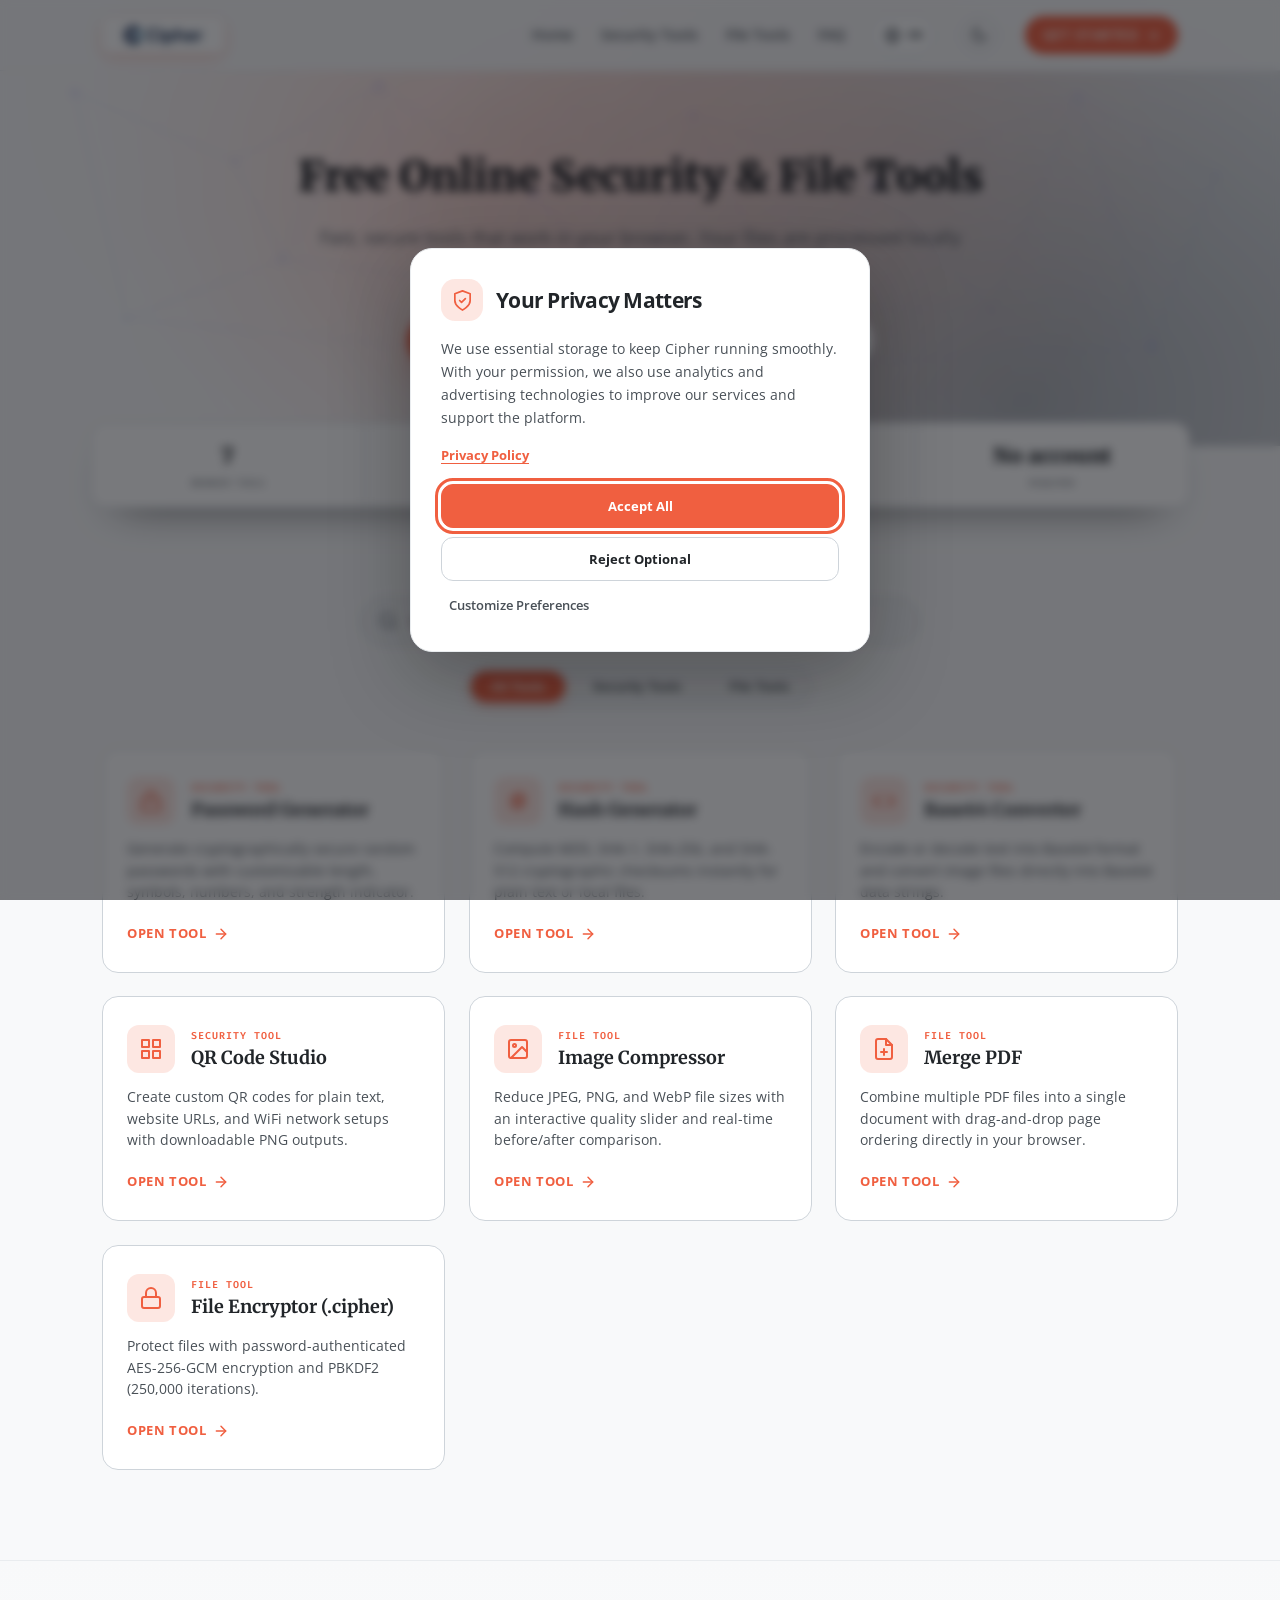
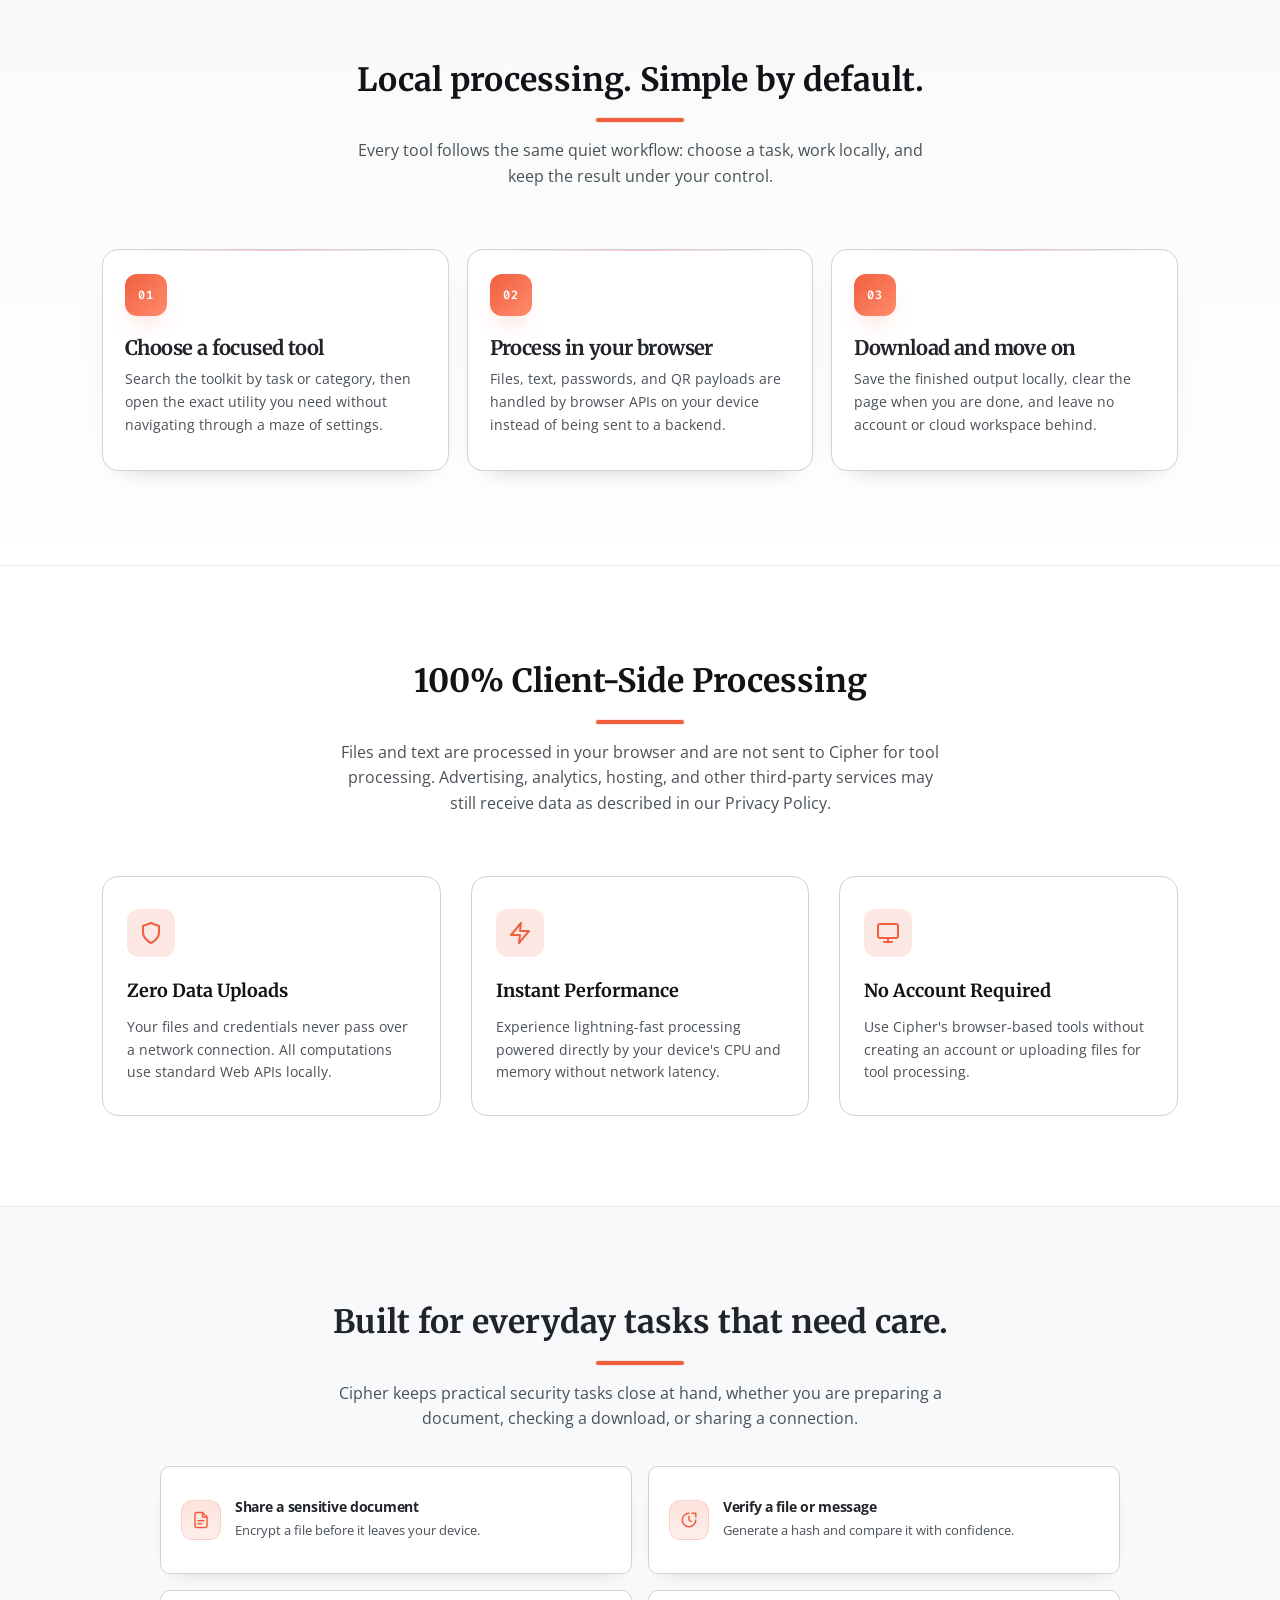
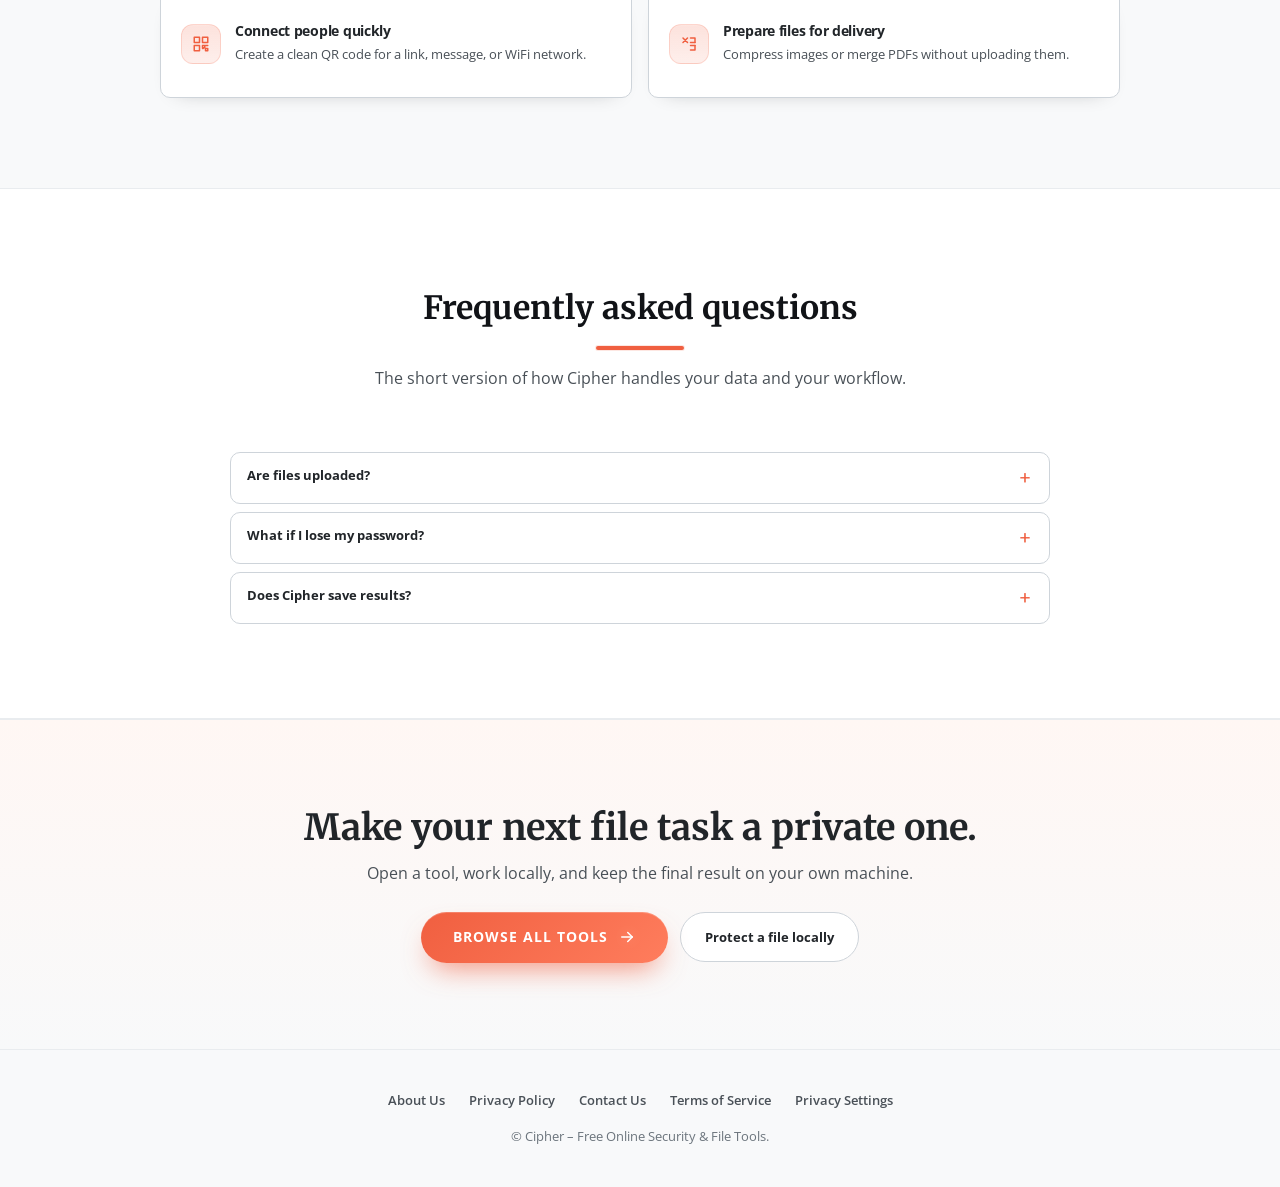
<file: index.html>
<!DOCTYPE html>
<html lang="en" data-bs-theme="light">

<head>
  <meta charset="UTF-8">
  <title>Cipher – Free Online Security & File Tools</title>
  <meta name="viewport" content="width=device-width, initial-scale=1, maximum-scale=1, user-scalable=no">
  <meta name="theme-color" content="#111317">
  <meta name="robots" content="index, follow">
  <!-- TODO: change example.com to the real production domain. -->
  <link rel="canonical" href="cipher-tools.app/">
  <meta name="description"
    content="Cipher is a suite of free, fast browser-based security and file tools. Process files and text locally in your browser with encryption, password, hash, Base64, QR, image, and PDF tools.">
  <meta name="keywords"
    content="free online security tools, browser-based file tools, client-side encryption, password generator, hash generator, QR code generator">
  <meta property="og:type" content="website">
  <meta property="og:title" content="Cipher – Free Online Security & File Tools">
  <meta property="og:description"
    content="Fast browser-based security and file tools. Files are processed locally; third-party services may handle site and advertising data.">
  <meta property="og:url" content="https://cipher-tools.app/">
  <meta property="og:image" content="images/Cipher.png">
  <meta name="twitter:card" content="summary_large_image">
  <meta name="twitter:title" content="Cipher – Free Online Security & File Tools">
  <meta name="twitter:description"
    content="Fast, secure, browser-based online tools for security and file manipulation.">
  <link rel="icon" type="image/svg+xml" href="images/cipher-favicon.svg">
  <link rel="stylesheet" href="/css/fonts.css">
  <link rel="stylesheet" href="css/styles.css">
  <link rel="stylesheet" href="/css/i18n.css">
  <style>
    /* Tools Hub Grid Styles */
    .dashboard-controls {
      display: flex;
      flex-direction: column;
      gap: 20px;
      margin-bottom: 40px;
      align-items: center;
    }

    .search-bar-wrap {
      width: min(100%, 560px);
      position: relative;
    }

    .search-input {
      width: 100%;
      background: var(--surface-2);
      border: 1px solid var(--border);
      color: var(--text);
      font-size: 15px;
      padding: 14px 20px 14px 48px;
      border-radius: var(--radius-pill);
      transition: all 0.2s ease;
    }

    .search-input:focus {
      outline: none;
      border-color: var(--primary);
      background: var(--surface-3);
      box-shadow: 0 0 0 3px var(--primary-dim);
    }

    .search-icon {
      position: absolute;
      left: 18px;
      top: 50%;
      transform: translateY(-50%);
      color: var(--text-3);
      pointer-events: none;
    }

    .category-tabs {
      display: flex;
      gap: 8px;
      background: var(--surface-2);
      padding: 5px;
      border-radius: var(--radius-pill);
      border: 1px solid var(--border-soft);
      flex-wrap: wrap;
      justify-content: center;
    }

    .tab-btn {
      background: transparent;
      border: none;
      color: var(--text-2);
      padding: 8px 20px;
      font-size: 13px;
      font-weight: 700;
      border-radius: var(--radius-pill);
      cursor: pointer;
      transition: all 0.2s ease;
    }

    .tab-btn.active {
      background: var(--primary);
      color: #ffffff;
      box-shadow: 0 4px 12px rgba(240, 95, 64, 0.3);
    }

    .tools-grid {
      display: grid;
      grid-template-columns: repeat(auto-fill, minmax(320px, 1fr));
      gap: 24px;
    }

    .tool-card {
      background: var(--surface);
      border: 1px solid var(--border);
      border-radius: var(--radius-card);
      padding: 28px 24px;
      display: flex;
      flex-direction: column;
      text-decoration: none;
      transition: all 0.25s ease;
      position: relative;
      overflow: hidden;
      transform: translate3d(0, 0, 0) rotateX(var(--card-tilt-x, 0deg)) rotateY(var(--card-tilt-y, 0deg));
      transform-style: preserve-3d;
      will-change: transform;
    }

    .tool-card:hover {
      transform: translate3d(0, -5px, 0) rotateX(var(--card-tilt-x, 0deg)) rotateY(var(--card-tilt-y, 0deg));
      border-color: var(--primary-line);
      box-shadow: 0 12px 30px -10px rgba(0, 0, 0, 0.5);
    }

    .tool-card-header {
      display: flex;
      align-items: center;
      gap: 16px;
      margin-bottom: 14px;
    }

    .tool-card-icon {
      width: 48px;
      height: 48px;
      border-radius: 12px;
      background: var(--primary-dim);
      color: var(--primary);
      display: flex;
      align-items: center;
      justify-content: center;
      flex-shrink: 0;
      transform: translate3d(var(--icon-x, 0px), var(--icon-y, 0px), 0) rotate(var(--icon-rotate, 0deg));
      animation: toolIconFloat 4.8s ease-in-out infinite;
      animation-delay: var(--icon-delay, 0s);
      transition: transform 0.22s ease-out, box-shadow 0.22s ease, background-color 0.22s ease;
      will-change: transform;
    }

    .tool-card-icon svg {
      width: 24px;
      height: 24px;
      transform-origin: 50% 55%;
      animation: toolIconSignal 4.8s ease-in-out infinite;
      animation-delay: var(--icon-delay, 0s);
      transition: transform 0.22s ease, filter 0.22s ease;
    }

    .tool-card:nth-child(2) .tool-card-icon,
    .tool-card:nth-child(2) .tool-card-icon svg {
      --icon-delay: -1.2s;
    }

    .tool-card:nth-child(3) .tool-card-icon,
    .tool-card:nth-child(3) .tool-card-icon svg {
      --icon-delay: -2.4s;
    }

    .tool-card:nth-child(4) .tool-card-icon,
    .tool-card:nth-child(4) .tool-card-icon svg {
      --icon-delay: -3.6s;
    }

    .tool-card:nth-child(5) .tool-card-icon,
    .tool-card:nth-child(5) .tool-card-icon svg {
      --icon-delay: -0.6s;
    }

    .tool-card:nth-child(6) .tool-card-icon,
    .tool-card:nth-child(6) .tool-card-icon svg {
      --icon-delay: -1.8s;
    }

    .tool-card:nth-child(7) .tool-card-icon,
    .tool-card:nth-child(7) .tool-card-icon svg {
      --icon-delay: -3s;
    }

    @keyframes toolIconFloat {

      0%,
      100% {
        transform: translate3d(var(--icon-x, 0px), var(--icon-y, 0px), 0) rotate(var(--icon-rotate, 0deg));
      }

      35% {
        transform: translate3d(var(--icon-x, 0px), calc(var(--icon-y, 0px) - 3px), 0) rotate(calc(var(--icon-rotate, 0deg) - 2deg));
      }

      68% {
        transform: translate3d(var(--icon-x, 0px), calc(var(--icon-y, 0px) + 2px), 0) rotate(calc(var(--icon-rotate, 0deg) + 2deg));
      }
    }

    @keyframes toolIconSignal {

      0%,
      72%,
      100% {
        transform: scale(1) rotate(0deg);
        filter: drop-shadow(0 0 0 transparent);
      }

      78% {
        transform: scale(1.08) rotate(-4deg);
        filter: drop-shadow(0 0 7px var(--primary-line));
      }

      84% {
        transform: scale(1) rotate(2deg);
        filter: drop-shadow(0 0 0 transparent);
      }
    }

    .tool-card:hover .tool-card-icon,
    .tool-card:focus-visible .tool-card-icon {
      animation-play-state: paused;
      background: var(--primary-line);
      box-shadow: 0 8px 18px -10px var(--primary);
    }

    .tool-card:hover .tool-card-icon svg,
    .tool-card:focus-visible .tool-card-icon svg {
      animation-play-state: paused;
      transform: scale(1.1) rotate(-4deg);
    }

    .tool-card-category {
      font-family: var(--font-mono);
      font-size: 10px;
      text-transform: uppercase;
      letter-spacing: 0.1em;
      color: var(--primary);
      margin-bottom: 2px;
      font-weight: 600;
    }

    .tool-card-title {
      font-family: var(--font-serif);
      font-size: 18px;
      font-weight: 700;
      color: var(--text);
      line-height: 1.3;
    }

    .tool-card-desc {
      font-size: 13.5px;
      color: var(--text-2);
      line-height: 1.6;
      margin-bottom: 20px;
      flex: 1;
    }

    .tool-card-action {
      display: inline-flex;
      align-items: center;
      gap: 6px;
      font-size: 12.5px;
      font-weight: 700;
      color: var(--primary);
      text-transform: uppercase;
      letter-spacing: 0.05em;
    }

    .tool-card:hover .tool-card-action {
      color: var(--primary-hover);
    }

    .tool-card-action svg {
      transition: transform 0.2s ease;
    }

    .tool-card:hover .tool-card-action svg {
      transform: translateX(4px);
    }

    @media (prefers-reduced-motion: reduce) {

      .tool-card,
      .tool-card:hover {
        transform: none;
        transition: border-color 0.2s ease, box-shadow 0.2s ease;
      }

      .tool-card-icon,
      .tool-card-icon svg,
      .home-process-number,
      .home-usecase-icon,
      .home-usecase-icon svg {
        animation: none;
        transition: none;
      }
    }

    .home-hero-actions {
      display: flex;
      align-items: center;
      justify-content: center;
      flex-wrap: wrap;
      gap: 12px;
      margin-top: 28px;
    }

    .home-hero-secondary {
      display: inline-flex;
      align-items: center;
      gap: 8px;
      min-height: 50px;
      padding: 13px 24px;
      border: 1px solid var(--border);
      border-radius: var(--radius-pill);
      background: rgba(38, 43, 53, 0.72);
      color: var(--text);
      font-size: 13px;
      font-weight: 700;
      transition: border-color .2s ease, background-color .2s ease, transform .2s ease;
    }

    .home-hero-secondary:hover {
      border-color: var(--primary-line);
      background: var(--surface-2);
      color: var(--text);
      transform: translateY(-2px);
    }

    .home-trust-strip {
      position: relative;
      z-index: 1;
      display: grid;
      grid-template-columns: repeat(4, 1fr);
      gap: 1px;
      width: min(100% - 32px, 1100px);
      margin: -24px auto 0;
      border: 1px solid var(--border);
      border-radius: var(--radius-card);
      background: var(--border);
      box-shadow: 0 20px 45px -30px rgba(0, 0, 0, .9);
      overflow: hidden;
    }

    .home-trust-item {
      display: grid;
      gap: 4px;
      min-height: 84px;
      align-content: center;
      padding: 14px 20px;
      background: var(--surface);
      text-align: center;
    }

    .home-trust-value {
      color: var(--text);
      font-family: var(--font-serif);
      font-size: 21px;
      font-weight: 900;
    }

    .home-trust-label {
      color: var(--text-2);
      font-family: var(--font-mono);
      font-size: 9px;
      letter-spacing: .08em;
      text-transform: uppercase;
    }

    .home-process-section {
      padding: 94px 0;
      border-bottom: 1px solid var(--border-soft);
      background: linear-gradient(180deg, var(--bg) 0%, var(--bg-alt) 100%);
    }

    .home-process-section .container,
    .home-faq-section .container {
      display: block;
    }

    .home-process-grid {
      display: grid;
      grid-template-columns: repeat(3, minmax(0, 1fr));
      gap: 18px;
      width: 100%;
    }

    .home-process-card {
      position: relative;
      display: flex;
      flex-direction: column;
      justify-content: flex-start;
      min-height: 222px;
      padding: 24px 22px 20px;
      border: 1px solid rgba(255, 255, 255, 0.06);
      border-radius: var(--radius-card);
      background: linear-gradient(180deg, rgba(26, 31, 38, 0.96), rgba(20, 24, 31, 0.92));
      box-shadow: 0 20px 38px -30px rgba(0, 0, 0, 0.82);
      overflow: hidden;
      transition: transform 0.22s ease, border-color 0.22s ease, box-shadow 0.22s ease;
    }

    .home-process-card:hover {
      transform: translateY(-4px);
      border-color: rgba(240, 95, 64, 0.35);
      box-shadow: 0 26px 42px -28px rgba(240, 95, 64, 0.42);
    }

    .home-process-card::before {
      content: "";
      position: absolute;
      inset: 0 0 auto 0;
      height: 1px;
      background: linear-gradient(90deg, transparent, rgba(255, 255, 255, 0.18), transparent);
    }

    .home-process-card::after {
      content: "";
      position: absolute;
      width: 132px;
      height: 132px;
      right: -42px;
      bottom: -58px;
      border-radius: 50%;
      background: radial-gradient(circle, rgba(240, 95, 64, 0.28), rgba(240, 95, 64, 0));
    }

    .home-process-card>* {
      position: relative;
      z-index: 1;
    }

    .home-process-number {
      display: grid;
      width: 42px;
      height: 42px;
      margin-bottom: 20px;
      place-items: center;
      border-radius: 12px;
      background: linear-gradient(135deg, var(--primary) 0%, #ff8b6c 100%);
      color: #fff;
      font-family: var(--font-mono);
      font-size: 12px;
      font-weight: 800;
      letter-spacing: 0.08em;
      box-shadow: 0 12px 24px -14px rgba(240, 95, 64, 0.8);
      animation: homeProcessFloat 5.2s ease-in-out infinite;
      animation-delay: var(--home-motion-delay, 0s);
      transform-origin: center;
    }

    .home-process-card:nth-child(2) .home-process-number {
      --home-motion-delay: -1.7s;
    }

    .home-process-card:nth-child(3) .home-process-number {
      --home-motion-delay: -3.4s;
    }

    .home-process-card:hover .home-process-number {
      animation-play-state: paused;
    }

    @keyframes homeProcessFloat {

      0%,
      100% {
        transform: translateY(0) rotate(0);
        box-shadow: 0 12px 24px -14px rgba(240, 95, 64, 0.8);
      }

      42% {
        transform: translateY(-3px) rotate(-2deg);
        box-shadow: 0 15px 26px -13px rgba(240, 95, 64, 0.68);
      }

      72% {
        transform: translateY(1px) rotate(1deg);
        box-shadow: 0 10px 20px -14px rgba(240, 95, 64, 0.72);
      }
    }

    .home-process-card h3 {
      margin-bottom: 8px;
      color: var(--text);
      font-family: var(--font-serif);
      font-size: 20px;
      line-height: 1.2;
      letter-spacing: -0.03em;
    }

    .home-process-card p {
      position: relative;
      z-index: 1;
      margin: 0;
      color: var(--text-2);
      font-size: 13.5px;
      line-height: 1.7;
    }

    .home-usecases {
      display: block;
    }

    .home-usecases-copy {
      display: flex;
      flex-direction: column;
      align-items: center;
      margin-bottom: 34px;
    }

    .home-usecases-copy .section-title {
      max-width: 720px;
      text-align: center;
      color: var(--text);
    }

    .home-usecases-copy .section-divider {
      margin-left: auto;
      margin-right: auto;
    }

    .home-usecases-copy .section-sub {
      max-width: 620px;
      margin-left: auto;
      margin-right: auto;
      text-align: center;
    }

    .home-usecase-grid {
      display: grid;
      grid-template-columns: repeat(2, minmax(0, 1fr));
      gap: 16px;
      width: min(100%, 960px);
      margin: 0 auto;
    }

    .home-usecase {
      display: flex;
      align-items: center;
      gap: 14px;
      min-height: 108px;
      padding: 18px 20px;
      border: 1px solid var(--border-soft);
      border-radius: var(--radius-control);
      background: var(--surface);
      box-shadow: 0 8px 20px -18px rgba(17, 19, 23, 0.45);
      transition: border-color 0.2s ease, transform 0.2s ease;
    }

    .home-usecase>div {
      min-width: 0;
      flex: 1;
    }

    .home-usecase:hover {
      transform: translateY(-2px);
      border-color: rgba(240, 95, 64, 0.28);
    }

    .home-usecase-icon {
      display: grid;
      width: 40px;
      height: 40px;
      flex: 0 0 auto;
      place-items: center;
      border-radius: 12px;
      background: linear-gradient(180deg, rgba(240, 95, 64, 0.18), rgba(240, 95, 64, 0.1));
      color: var(--primary);
      border: 1px solid rgba(240, 95, 64, 0.18);
      box-shadow: inset 0 1px 0 rgba(255, 255, 255, 0.08);
      animation: homeUsecaseFloat 5s ease-in-out infinite;
      animation-delay: var(--home-motion-delay, 0s);
      transform-origin: center;
    }

    .home-usecase:nth-child(2) .home-usecase-icon {
      --home-motion-delay: -1.25s;
    }

    .home-usecase:nth-child(3) .home-usecase-icon {
      --home-motion-delay: -2.5s;
    }

    .home-usecase:nth-child(4) .home-usecase-icon {
      --home-motion-delay: -3.75s;
    }

    .home-usecase-icon svg {
      animation: homeUsecaseSignal 5s ease-in-out infinite;
      animation-delay: var(--home-motion-delay, 0s);
      transform-origin: center;
    }

    .home-usecase:hover .home-usecase-icon,
    .home-usecase:hover .home-usecase-icon svg {
      animation-play-state: paused;
    }

    @keyframes homeUsecaseFloat {

      0%,
      100% {
        transform: translateY(0) rotate(0);
      }

      38% {
        transform: translateY(-3px) rotate(-3deg);
      }

      70% {
        transform: translateY(1px) rotate(2deg);
      }
    }

    @keyframes homeUsecaseSignal {

      0%,
      72%,
      100% {
        transform: scale(1) rotate(0);
        filter: drop-shadow(0 0 0 transparent);
      }

      80% {
        transform: scale(1.08) rotate(-4deg);
        filter: drop-shadow(0 0 5px var(--primary-line));
      }

      86% {
        transform: scale(1) rotate(2deg);
        filter: drop-shadow(0 0 0 transparent);
      }
    }

    @media (prefers-reduced-motion: reduce) {

      .home-process-number,
      .home-usecase-icon,
      .home-usecase-icon svg {
        animation: none;
      }
    }

    .home-usecase-icon svg {
      width: 18px;
      height: 18px;
    }

    .home-usecase h3 {
      margin-bottom: 4px;
      color: var(--text);
      font-size: 14px;
      line-height: 1.35;
      letter-spacing: -0.02em;
    }

    .home-usecase p {
      margin: 0;
      color: var(--text-2);
      font-size: 12.5px;
      line-height: 1.6;
    }

    .home-faq-section {
      padding: 94px 0;
      border-bottom: 1px solid var(--border-soft);
      background: var(--bg-alt);
    }

    .home-faq-list {
      display: grid;
      grid-template-columns: minmax(0, 1fr);
      gap: 8px;
      max-width: 820px;
      width: 100%;
      margin: 0 auto;
    }

    .home-faq-item {
      border: 1px solid var(--border);
      border-radius: var(--radius-control);
      background: var(--surface);
      transition: border-color 0.2s ease, box-shadow 0.2s ease;
    }

    .home-faq-item:hover,
    .home-faq-item:focus-within,
    .home-faq-item[open] {
      border-color: var(--primary-line);
      box-shadow: 0 8px 22px -18px rgba(17, 19, 23, 0.5);
    }

    .home-faq-item summary {
      position: relative;
      min-height: 50px;
      padding: 14px 42px 14px 16px;
      color: var(--text);
      cursor: pointer;
      font-size: 13px;
      font-weight: 700;
      list-style: none;
      line-height: 1.35;
      white-space: nowrap;
      transition: color 0.2s ease;
    }

    .home-faq-item summary:focus-visible {
      outline: 2px solid var(--primary);
      outline-offset: 3px;
      border-radius: var(--radius-control);
    }

    .home-faq-item summary::-webkit-details-marker {
      display: none;
    }

    .home-faq-item summary::after {
      content: "+";
      position: absolute;
      top: 14px;
      right: 18px;
      color: var(--primary);
      font-family: var(--font-mono);
      font-size: 20px;
      font-weight: 400;
      line-height: 1;
    }

    .home-faq-item[open] summary::after {
      content: "-";
    }

    .home-faq-answer {
      padding: 0 18px 18px;
      color: var(--text-2);
      font-size: 13px;
      line-height: 1.65;
      overflow-wrap: anywhere;
    }

    .home-faq-item:not([open])>.home-faq-answer {
      display: none;
    }

    .home-cta-section {
      padding: 86px 0;
      background: radial-gradient(circle at 50% 0%, var(--primary-dim), transparent 48%), var(--bg);
      text-align: center;
    }

    .home-cta-section .container {
      display: flex;
      flex-direction: column;
      align-items: center;
    }

    .home-cta-section .section-title {
      max-width: 760px;
      margin-right: auto;
      margin-left: auto;
      font-size: 36px;
      line-height: 1.2;
      color: var(--text);
    }

    .home-cta-section .section-sub {
      max-width: 620px;
      margin-right: auto;
      margin-left: auto;
      margin-bottom: 26px;
      text-align: center;
    }

    .home-cta-section .home-hero-actions {
      margin-top: 0;
    }

    [data-bs-theme="light"] .home-process-card {
      border-color: var(--border);
      background: var(--surface);
      box-shadow: 0 12px 28px -24px rgba(17, 19, 23, 0.5);
    }

    [data-bs-theme="light"] .home-process-card::before {
      background: linear-gradient(90deg, transparent, var(--primary-line), transparent);
    }

    [data-bs-theme="light"] .home-process-card::after {
      display: none;
    }

    [data-bs-theme="light"] .home-usecase {
      border-color: var(--border);
      background: var(--surface);
      box-shadow: 0 8px 20px -18px rgba(17, 19, 23, 0.45);
    }

    [data-bs-theme="light"] .home-cta-section {
      border-top: 1px solid var(--border-soft);
      background: linear-gradient(180deg, #fff7f4 0%, var(--bg) 100%);
    }

    [data-bs-theme="light"] .home-hero-secondary {
      border-color: var(--border);
      background: var(--surface);
      color: var(--text);
    }

    @media (max-width: 760px) {

      .home-process-section,
      .home-faq-section {
        padding: 56px 0;
      }

      .home-trust-strip {
        grid-template-columns: repeat(2, 1fr);
      }

      .home-process-grid {
        grid-template-columns: 1fr;
      }

      .home-usecases-copy {
        margin-bottom: 28px;
      }
    }

    @media (max-width: 560px) {
      .home-cta-section .section-title {
        font-size: 30px;
      }

      .home-hero-actions {
        align-items: stretch;
        flex-direction: column;
      }

      .home-hero-actions a {
        justify-content: center;
      }

      .home-trust-strip {
        width: min(100% - 24px, 1100px);
      }

      .home-trust-item {
        min-height: 74px;
        padding: 12px 8px;
      }

      .home-trust-value {
        font-size: 18px;
      }

      .home-process-card {
        min-height: 0;
        padding: 20px 18px 18px;
      }

      .home-usecase-grid,
      .home-faq-list {
        grid-template-columns: 1fr;
      }

      .home-usecase {
        min-height: 104px;
        padding: 16px 18px;
      }
    }
  </style>
</head>

<body>

  <!-- Sticky Navigation -->
  <nav class="navbar">
    <div class="container">
      <a href="/" class="nav-brand">
        <span class="nav-brand-media" aria-hidden="true">
          <img src="images/Cipher.png" alt="Cipher Logo">
        </span>
      </a>
      <button class="menu-toggle" id="menuToggle" type="button" aria-label="Toggle navigation" aria-expanded="false"
        aria-controls="navLinks">
        <span class="menu-toggle-label">Menu</span>
        <svg viewBox="0 0 24 24" aria-hidden="true" fill="none" stroke="currentColor" stroke-width="2"
          stroke-linecap="round">
          <path d="M4 7h16M4 12h16M4 17h16" />
        </svg>
      </button>
      <ul class="nav-links" id="navLinks">
        <li><a href="/">Home</a></li>
        <li><a href="#security-tools">Security Tools</a></li>
        <li><a href="#file-tools">File Tools</a></li>
        <li><a href="#faq">FAQ</a></li>
        <li><button class="theme-toggle-btn" title="Toggle Theme" type="button"></button></li>
        <li>
          <a href="/tools/encrypt/" class="btn-nav">
            Protect File
            <svg class="protect-icon" viewBox="0 0 24 24" aria-hidden="true" fill="none" stroke="currentColor"
              stroke-width="2" stroke-linecap="round" stroke-linejoin="round">
              <path d="M5 12h14" />
              <path d="m13 6 6 6-6 6" />
            </svg>
          </a>
        </li>
      </ul>
    </div>
  </nav>

  <!-- Hero Section -->
  <header class="masthead">
    <div class="hero-network" aria-hidden="true">
      <svg viewBox="0 0 1200 420" preserveAspectRatio="xMidYMid slice" role="presentation">
        <g class="hero-network-lines">
          <path d="M70 88 220 152 355 82 500 184 650 108 820 174 1010 92 1140 166" />
          <path
            d="M70 88 118 300 265 244 355 82 430 330 500 184 600 286 650 108 760 342 820 174 930 292 1010 92 1080 326 1140 166" />
          <path d="M118 300 430 330M265 244 600 286M600 286 930 292M760 342 1080 326" />
          <path d="M220 152 265 244M500 184 600 286M820 174 930 292M1010 92 1080 326" />
        </g>
        <g class="hero-network-nodes">
          <circle cx="70" cy="88" r="4" />
          <circle cx="220" cy="152" r="3" />
          <circle cx="355" cy="82" r="5" />
          <circle cx="500" cy="184" r="4" />
          <circle cx="650" cy="108" r="3" />
          <circle cx="820" cy="174" r="5" />
          <circle cx="1010" cy="92" r="4" />
          <circle cx="1140" cy="166" r="3" />
          <circle cx="118" cy="300" r="3" />
          <circle cx="265" cy="244" r="4" />
          <circle cx="430" cy="330" r="5" />
          <circle cx="600" cy="286" r="3" />
          <circle cx="760" cy="342" r="4" />
          <circle cx="930" cy="292" r="3" />
          <circle cx="1080" cy="326" r="5" />
        </g>
      </svg>
    </div>
    <div class="container">
      <h1 class="masthead-title">Free Online Security & File Tools</h1>
      <p class="masthead-subtitle">Fast, secure tools that work in your browser. Your files are processed locally</p>
      <div class="home-hero-actions">
        <a href="#tools-dashboard" class="hero-cta">
          Explore the tools
          <svg viewBox="0 0 24 24" aria-hidden="true" fill="none" stroke="currentColor" stroke-width="2"
            stroke-linecap="round" stroke-linejoin="round">
            <path d="M5 12h14"></path>
            <path d="m13 6 6 6-6 6"></path>
          </svg>
        </a>
        <a href="/tools/encrypt/" class="home-hero-secondary">
          Protect a file locally
          <svg viewBox="0 0 24 24" aria-hidden="true" fill="none" stroke="currentColor" stroke-width="2"
            stroke-linecap="round" stroke-linejoin="round" width="16" height="16">
            <path d="M12 3 5 6v5c0 4.8 3 8.6 7 10 4-1.4 7-5.2 7-10V6l-7-3Z"></path>
            <path d="m9 12 2 2 4-4"></path>
          </svg>
        </a>
      </div>
    </div>
  </header>

  <div class="home-trust-strip" aria-label="Cipher platform highlights">
    <div class="home-trust-item"><span class="home-trust-value">7</span><span class="home-trust-label">Browser
        tools</span></div>
    <div class="home-trust-item"><span class="home-trust-value">0</span><span class="home-trust-label">File
        uploads</span></div>
    <div class="home-trust-item"><span class="home-trust-value">100%</span><span class="home-trust-label">Local
        processing</span></div>
    <div class="home-trust-item"><span class="home-trust-value">No account</span><span
        class="home-trust-label">Required</span></div>
  </div>

  <!-- Dashboard Section -->
  <section class="section" id="tools-dashboard">
    <div class="container">

      <!-- Search & Filters -->
      <div class="dashboard-controls">
        <div class="search-bar-wrap">
          <svg class="search-icon" viewBox="0 0 24 24" width="20" height="20" fill="none" stroke="currentColor"
            stroke-width="2" stroke-linecap="round" stroke-linejoin="round">
            <circle cx="11" cy="11" r="8"></circle>
            <line x1="21" y1="21" x2="16.65" y2="16.65"></line>
          </svg>
          <input type="text" id="toolSearch" class="search-input" placeholder="Search security or file tools...">
        </div>

        <div class="category-tabs" id="categoryTabs">
          <button class="tab-btn active" data-category="all">All Tools</button>
          <button class="tab-btn" data-category="security">Security Tools</button>
          <button class="tab-btn" data-category="file">File Tools</button>
        </div>
      </div>

      <!-- Tools Grid -->
      <div class="tools-grid" id="toolsGrid">

        <!-- SECURITY TOOLS -->
        <!-- 1. Password Generator -->
        <a id="security-tools" href="/tools/password-generator/" class="tool-card" data-category="security"
          data-name="password generator random custom strength">
          <div class="tool-card-header">
            <div class="tool-card-icon">
              <svg viewBox="0 0 24 24" fill="none" stroke="currentColor" stroke-width="2" stroke-linecap="round"
                stroke-linejoin="round">
                <rect x="3" y="11" width="18" height="11" rx="2" ry="2"></rect>
                <path d="M7 11V7a5 5 0 0 1 10 0v4"></path>
              </svg>
            </div>
            <div>
              <div class="tool-card-category">Security Tool</div>
              <h2 class="tool-card-title">Password Generator</h2>
            </div>
          </div>
          <p class="tool-card-desc">Generate cryptographically secure random passwords with customizable length,
            symbols, numbers, and strength indicator.</p>
          <div class="tool-card-action">
            Open Tool
            <svg width="16" height="16" viewBox="0 0 24 24" fill="none" stroke="currentColor" stroke-width="2.2"
              stroke-linecap="round" stroke-linejoin="round">
              <line x1="5" y1="12" x2="19" y2="12"></line>
              <polyline points="12 5 19 12 12 19"></polyline>
            </svg>
          </div>
        </a>

        <!-- 2. Hash Generator -->
        <a href="/tools/hash-generator/" class="tool-card" data-category="security"
          data-name="hash generator md5 sha1 sha256 sha512 checksum checksums">
          <div class="tool-card-header">
            <div class="tool-card-icon">
              <svg viewBox="0 0 24 24" fill="none" stroke="currentColor" stroke-width="2" stroke-linecap="round"
                stroke-linejoin="round">
                <line x1="4" y1="9" x2="20" y2="9"></line>
                <line x1="4" y1="15" x2="20" y2="15"></line>
                <line x1="10" y1="3" x2="8" y2="21"></line>
                <line x1="16" y1="3" x2="14" y2="21"></line>
              </svg>
            </div>
            <div>
              <div class="tool-card-category">Security Tool</div>
              <h2 class="tool-card-title">Hash Generator</h2>
            </div>
          </div>
          <p class="tool-card-desc">Compute MD5, SHA-1, SHA-256, and SHA-512 cryptographic checksums instantly for plain
            text or local files.</p>
          <div class="tool-card-action">
            Open Tool
            <svg width="16" height="16" viewBox="0 0 24 24" fill="none" stroke="currentColor" stroke-width="2.2"
              stroke-linecap="round" stroke-linejoin="round">
              <line x1="5" y1="12" x2="19" y2="12"></line>
              <polyline points="12 5 19 12 12 19"></polyline>
            </svg>
          </div>
        </a>

        <!-- 3. Base64 Encoder/Decoder -->
        <a href="/tools/base64/" class="tool-card" data-category="security"
          data-name="base64 encoder decoder text image base64 convert">
          <div class="tool-card-header">
            <div class="tool-card-icon">
              <svg viewBox="0 0 24 24" fill="none" stroke="currentColor" stroke-width="2" stroke-linecap="round"
                stroke-linejoin="round">
                <polyline points="16 18 22 12 16 6"></polyline>
                <polyline points="8 6 2 12 8 18"></polyline>
              </svg>
            </div>
            <div>
              <div class="tool-card-category">Security Tool</div>
              <h2 class="tool-card-title">Base64 Converter</h2>
            </div>
          </div>
          <p class="tool-card-desc">Encode or decode text into Base64 format and convert image files directly into
            Base64 data strings.</p>
          <div class="tool-card-action">
            Open Tool
            <svg width="16" height="16" viewBox="0 0 24 24" fill="none" stroke="currentColor" stroke-width="2.2"
              stroke-linecap="round" stroke-linejoin="round">
              <line x1="5" y1="12" x2="19" y2="12"></line>
              <polyline points="12 5 19 12 12 19"></polyline>
            </svg>
          </div>
        </a>

        <!-- 4. QR Code Generator -->
        <a href="/tools/qr-generator/" class="tool-card" data-category="security"
          data-name="qr code generator qr builder wifi text url link png">
          <div class="tool-card-header">
            <div class="tool-card-icon">
              <svg viewBox="0 0 24 24" fill="none" stroke="currentColor" stroke-width="2" stroke-linecap="round"
                stroke-linejoin="round">
                <rect x="3" y="3" width="7" height="7"></rect>
                <rect x="14" y="3" width="7" height="7"></rect>
                <rect x="14" y="14" width="7" height="7"></rect>
                <rect x="3" y="14" width="7" height="7"></rect>
              </svg>
            </div>
            <div>
              <div class="tool-card-category">Security Tool</div>
              <h2 class="tool-card-title">QR Code Studio</h2>
            </div>
          </div>
          <p class="tool-card-desc">Create custom QR codes for plain text, website URLs, and WiFi network setups with
            downloadable PNG outputs.</p>
          <div class="tool-card-action">
            Open Tool
            <svg width="16" height="16" viewBox="0 0 24 24" fill="none" stroke="currentColor" stroke-width="2.2"
              stroke-linecap="round" stroke-linejoin="round">
              <line x1="5" y1="12" x2="19" y2="12"></line>
              <polyline points="12 5 19 12 12 19"></polyline>
            </svg>
          </div>
        </a>

        <!-- FILE TOOLS -->
        <!-- 5. Image Compressor -->
        <a id="file-tools" href="/tools/image-compressor/" class="tool-card" data-category="file"
          data-name="image compressor photo resize shrink png jpg webp">
          <div class="tool-card-header">
            <div class="tool-card-icon">
              <svg viewBox="0 0 24 24" fill="none" stroke="currentColor" stroke-width="2" stroke-linecap="round"
                stroke-linejoin="round">
                <rect x="3" y="3" width="18" height="18" rx="2" ry="2"></rect>
                <circle cx="8.5" cy="8.5" r="1.5"></circle>
                <polyline points="21 15 16 10 5 21"></polyline>
              </svg>
            </div>
            <div>
              <div class="tool-card-category">File Tool</div>
              <h2 class="tool-card-title">Image Compressor</h2>
            </div>
          </div>
          <p class="tool-card-desc">Reduce JPEG, PNG, and WebP file sizes with an interactive quality slider and
            real-time before/after comparison.</p>
          <div class="tool-card-action">
            Open Tool
            <svg width="16" height="16" viewBox="0 0 24 24" fill="none" stroke="currentColor" stroke-width="2.2"
              stroke-linecap="round" stroke-linejoin="round">
              <line x1="5" y1="12" x2="19" y2="12"></line>
              <polyline points="12 5 19 12 12 19"></polyline>
            </svg>
          </div>
        </a>

        <!-- 6. Merge PDF -->
        <a href="/tools/merge-pdf/" class="tool-card" data-category="file"
          data-name="merge pdf combine pdf join pdf files document">
          <div class="tool-card-header">
            <div class="tool-card-icon">
              <svg viewBox="0 0 24 24" fill="none" stroke="currentColor" stroke-width="2" stroke-linecap="round"
                stroke-linejoin="round">
                <path d="M14 2H6a2 2 0 0 0-2 2v16a2 2 0 0 0 2 2h12a2 2 0 0 0 2-2V8z"></path>
                <polyline points="14 2 14 8 20 8"></polyline>
                <line x1="12" y1="18" x2="12" y2="12"></line>
                <line x1="9" y1="15" x2="15" y2="15"></line>
              </svg>
            </div>
            <div>
              <div class="tool-card-category">File Tool</div>
              <h2 class="tool-card-title">Merge PDF</h2>
            </div>
          </div>
          <p class="tool-card-desc">Combine multiple PDF files into a single document with drag-and-drop page ordering
            directly in your browser.</p>
          <div class="tool-card-action">
            Open Tool
            <svg width="16" height="16" viewBox="0 0 24 24" fill="none" stroke="currentColor" stroke-width="2.2"
              stroke-linecap="round" stroke-linejoin="round">
              <line x1="5" y1="12" x2="19" y2="12"></line>
              <polyline points="12 5 19 12 12 19"></polyline>
            </svg>
          </div>
        </a>

        <!-- 7. AES-256 File Encryptor -->
        <a href="/tools/encrypt/" class="tool-card" data-category="file"
          data-name="encrypt decrypt file cipher aes256 aes gcm pbkdf2 password protect">
          <div class="tool-card-header">
            <div class="tool-card-icon">
              <svg viewBox="0 0 24 24" fill="none" stroke="currentColor" stroke-width="2" stroke-linecap="round"
                stroke-linejoin="round">
                <rect x="3" y="11" width="18" height="11" rx="2" ry="2"></rect>
                <path d="M7 11V7a5 5 0 0 1 10 0v4"></path>
              </svg>
            </div>
            <div>
              <div class="tool-card-category">File Tool</div>
              <h2 class="tool-card-title">File Encryptor (.cipher)</h2>
            </div>
          </div>
          <p class="tool-card-desc">Protect files with password-authenticated AES-256-GCM encryption and PBKDF2 (250,000
            iterations).</p>
          <div class="tool-card-action">
            Open Tool
            <svg width="16" height="16" viewBox="0 0 24 24" fill="none" stroke="currentColor" stroke-width="2.2"
              stroke-linecap="round" stroke-linejoin="round">
              <line x1="5" y1="12" x2="19" y2="12"></line>
              <polyline points="12 5 19 12 12 19"></polyline>
            </svg>
          </div>
        </a>

      </div>
    </div>
  </section>

  <!-- How Cipher Works -->
  <section class="home-process-section" id="how-it-works">
    <div class="container">
      <div class="section-header">
        <h2 class="section-title">Local processing. Simple by default.</h2>
        <div class="section-divider"></div>
        <p class="section-sub">Every tool follows the same quiet workflow: choose a task, work locally, and keep the
          result under your control.</p>
      </div>
      <div class="home-process-grid">
        <article class="home-process-card">
          <div class="home-process-number">01</div>
          <h3>Choose a focused tool</h3>
          <p>Search the toolkit by task or category, then open the exact utility you need without navigating through a
            maze of settings.</p>
        </article>
        <article class="home-process-card">
          <div class="home-process-number">02</div>
          <h3>Process in your browser</h3>
          <p>Files, text, passwords, and QR payloads are handled by browser APIs on your device instead of being sent to
            a backend.</p>
        </article>
        <article class="home-process-card">
          <div class="home-process-number">03</div>
          <h3>Download and move on</h3>
          <p>Save the finished output locally, clear the page when you are done, and leave no account or cloud workspace
            behind.</p>
        </article>
      </div>
    </div>
  </section>

  <!-- Middle Ad Slot Placeholder -->
  <div class="container">
  </div>

  <!-- Why Choose Cipher Section -->
  <section class="section section-alt">
    <div class="container">
      <div class="section-header">
        <h2 class="section-title">100% Client-Side Processing</h2>
        <div class="section-divider"></div>
        <p class="section-sub">Files and text are processed in your browser and are not sent to Cipher for tool
          processing. Advertising, analytics, hosting, and other third-party services may still receive data as
          described in our Privacy Policy.</p>
        <!-- <p><a href="/privacy/">Privacy Policy</a></p> -->
      </div>

      <div class="grid-3">
        <div class="feature-card">
          <div class="feature-icon">
            <svg viewBox="0 0 24 24" fill="none" stroke="currentColor" stroke-width="2" stroke-linecap="round"
              stroke-linejoin="round">
              <path d="M12 22s8-4 8-10V5l-8-3-8 3v7c0 6 8 10 8 10z" />
            </svg>
          </div>
          <h3 class="feature-title">Zero Data Uploads</h3>
          <p class="feature-desc">Your files and credentials never pass over a network connection. All computations use
            standard Web APIs locally.</p>
        </div>

        <div class="feature-card">
          <div class="feature-icon">
            <svg viewBox="0 0 24 24" fill="none" stroke="currentColor" stroke-width="2" stroke-linecap="round"
              stroke-linejoin="round">
              <polygon points="13 2 3 14 12 14 11 22 21 10 12 10 13 2"></polygon>
            </svg>
          </div>
          <h3 class="feature-title">Instant Performance</h3>
          <p class="feature-desc">Experience lightning-fast processing powered directly by your device's CPU and memory
            without network latency.</p>
        </div>

        <div class="feature-card">
          <div class="feature-icon">
            <svg viewBox="0 0 24 24" fill="none" stroke="currentColor" stroke-width="2" stroke-linecap="round"
              stroke-linejoin="round">
              <rect x="2" y="3" width="20" height="14" rx="2" ry="2" />
              <line x1="8" y1="21" x2="16" y2="21" />
              <line x1="12" y1="17" x2="12" y2="21" />
            </svg>
          </div>
          <h3 class="feature-title">No Account Required</h3>
          <p class="feature-desc">Use Cipher's browser-based tools without creating an account or uploading files for
            tool processing.</p>
        </div>
      </div>
    </div>
  </section>

  <!-- Common Use Cases -->
  <section class="section">
    <div class="container home-usecases">
      <div class="home-usecases-copy">
        <h2 class="section-title">Built for everyday tasks that need care.</h2>
        <div class="section-divider"></div>
        <p class="section-sub">Cipher keeps practical security tasks close at hand, whether you are preparing a
          document, checking a download, or sharing a connection.</p>
      </div>
      <div class="home-usecase-grid">
        <article class="home-usecase">
          <span class="home-usecase-icon" aria-hidden="true"><svg viewBox="0 0 24 24" fill="none" stroke="currentColor"
              stroke-width="2" stroke-linecap="round" stroke-linejoin="round">
              <path d="M14 2H6a2 2 0 0 0-2 2v16a2 2 0 0 0 2 2h12a2 2 0 0 0 2-2V8z"></path>
              <path d="M14 2v6h6M8 13h8M8 17h5"></path>
            </svg></span>
          <div>
            <h3>Share a sensitive document</h3>
            <p>Encrypt a file before it leaves your device.</p>
          </div>
        </article>
        <article class="home-usecase">
          <span class="home-usecase-icon" aria-hidden="true"><svg viewBox="0 0 24 24" fill="none" stroke="currentColor"
              stroke-width="2" stroke-linecap="round" stroke-linejoin="round">
              <path d="M12 3a9 9 0 1 0 9 9"></path>
              <path d="M12 7v5l3 2"></path>
              <path d="M16 3h5v5"></path>
            </svg></span>
          <div>
            <h3>Verify a file or message</h3>
            <p>Generate a hash and compare it with confidence.</p>
          </div>
        </article>
        <article class="home-usecase">
          <span class="home-usecase-icon" aria-hidden="true"><svg viewBox="0 0 24 24" fill="none" stroke="currentColor"
              stroke-width="2" stroke-linecap="round" stroke-linejoin="round">
              <rect x="3" y="3" width="7" height="7"></rect>
              <rect x="14" y="3" width="7" height="7"></rect>
              <rect x="3" y="14" width="7" height="7"></rect>
              <path d="M14 14h3v3h-3zM18 18h3v3h-3zM18 14h3M14 18h1"></path>
            </svg></span>
          <div>
            <h3>Connect people quickly</h3>
            <p>Create a clean QR code for a link, message, or WiFi network.</p>
          </div>
        </article>
        <article class="home-usecase">
          <span class="home-usecase-icon" aria-hidden="true"><svg viewBox="0 0 24 24" fill="none" stroke="currentColor"
              stroke-width="2" stroke-linecap="round" stroke-linejoin="round">
              <path d="m4 4 6 6M4 10l6-6M14 4h6v6M14 20h6v-6"></path>
              <path d="M14 10h6M14 14h6"></path>
            </svg></span>
          <div>
            <h3>Prepare files for delivery</h3>
            <p>Compress images or merge PDFs without uploading them.</p>
          </div>
        </article>
      </div>
    </div>
  </section>

  <!-- Homepage FAQ -->
  <section class="home-faq-section" id="faq">
    <div class="container">
      <div class="section-header">
        <h2 class="section-title">Frequently asked questions</h2>
        <div class="section-divider"></div>
        <p class="section-sub">The short version of how Cipher handles your data and your workflow.</p>
      </div>
      <div class="home-faq-list">
        <details class="home-faq-item">
          <summary>Are files uploaded?</summary>
          <div class="home-faq-answer">No. Files and passwords are processed in your browser and are not sent to
            Cipher's backend.</div>
        </details>
        <details class="home-faq-item">
          <summary>What if I lose my password?</summary>
          <div class="home-faq-answer">Cipher cannot recover it. AES-256-GCM requires the original password to decrypt
            your file.</div>
        </details>
        <details class="home-faq-item">
          <summary>Does Cipher save results?</summary>
          <div class="home-faq-answer">Results stay in browser memory until downloaded or the page closes.</div>
        </details>
      </div>
    </div>
  </section>

  <!-- Final Call to Action -->
  <section class="home-cta-section">
    <div class="container">
      <h2 class="section-title">Make your next file task a private one.</h2>
      <p class="section-sub">Open a tool, work locally, and keep the final result on your own machine.</p>
      <div class="home-hero-actions">
        <a href="#tools-dashboard" class="hero-cta">Browse all tools <svg viewBox="0 0 24 24" aria-hidden="true"
            fill="none" stroke="currentColor" stroke-width="2" stroke-linecap="round" stroke-linejoin="round">
            <path d="M5 12h14"></path>
            <path d="m13 6 6 6-6 6"></path>
          </svg></a>
        <a href="/tools/encrypt/" class="home-hero-secondary">Protect a file locally</a>
      </div>
    </div>
  </section>

  <!-- Bottom Ad Slot Placeholder -->
  <div class="container">
  </div>

  <!-- Footer -->
  <footer>
    <div class="container" style="display: flex; flex-direction: column; align-items: center; gap: 16px;">
      <div style="display: flex; gap: 24px; flex-wrap: wrap; justify-content: center; font-weight: 600;">
        <a href="/about/" style="color: var(--text-2);">About Us</a>
        <a href="/privacy/" style="color: var(--text-2);">Privacy Policy</a>
        <a href="/contact/" style="color: var(--text-2);">Contact Us</a>
        <a href="/terms/" style="color: var(--text-2);">Terms of Service</a>
      </div>
      <p>&copy; Cipher – Free Online Security & File Tools.</p>
    </div>
  </footer>

  <script src="/js/translations.js"></script>
  <script src="js/common.js"></script>
  <script>
    // Search & Filter JavaScript
    document.addEventListener('DOMContentLoaded', () => {
      const toolSearch = document.getElementById('toolSearch');
      const categoryTabs = document.getElementById('categoryTabs');
      const toolCards = document.querySelectorAll('.tool-card');

      let currentCategory = 'all';

      function filterTools() {
        const query = toolSearch.value.toLowerCase().trim();

        toolCards.forEach(card => {
          const category = card.dataset.category;
          const searchKeywords = card.dataset.name.toLowerCase();

          const matchesCategory = (currentCategory === 'all' || category === currentCategory);
          const matchesSearch = (!query || searchKeywords.includes(query));

          if (matchesCategory && matchesSearch) {
            card.style.display = 'flex';
          } else {
            card.style.display = 'none';
          }
        });
      }

      toolSearch.addEventListener('input', filterTools);

      const faqItems = document.querySelectorAll('.home-faq-item');

      faqItems.forEach(item => {
        const summary = item.querySelector('summary');
        const answer = item.querySelector('.home-faq-answer');

        summary.addEventListener('click', event => {
          event.preventDefault();

          if (item.dataset.animating) return;

          const opening = !item.open;
          if (opening) {
            faqItems.forEach(sibling => {
              if (sibling === item) return;
              sibling.querySelector('.home-faq-answer').getAnimations().forEach(animation => animation.cancel());
              delete sibling.dataset.animating;
              sibling.open = false;
            });
          }

          if (document.visibilityState === 'hidden' || window.matchMedia('(prefers-reduced-motion: reduce)').matches) {
            item.open = opening;
            return;
          }

          if (opening) item.open = true;

          const currentHeight = answer.getBoundingClientRect().height;
          const targetHeight = answer.scrollHeight;
          item.dataset.animating = 'true';

          const animation = answer.animate(
            opening
              ? [
                { height: '0px', paddingBottom: '0px', opacity: 0 },
                { height: `${targetHeight}px`, paddingBottom: '18px', opacity: 1 }
              ]
              : [
                { height: `${currentHeight}px`, paddingBottom: '18px', opacity: 1 },
                { height: '0px', paddingBottom: '0px', opacity: 0 }
              ],
            { duration: 240, easing: 'cubic-bezier(.22, 1, .36, 1)' }
          );

          animation.onfinish = () => {
            if (!opening) item.open = false;
            delete item.dataset.animating;
            animation.cancel();
          };
        });
      });

      categoryTabs.querySelectorAll('.tab-btn').forEach(btn => {
        btn.addEventListener('click', () => {
          categoryTabs.querySelectorAll('.tab-btn').forEach(b => b.classList.remove('active'));
          btn.classList.add('active');
          currentCategory = btn.dataset.category;
          filterTools();
        });
      });
    });
  </script>
</body>

</html>
</file>
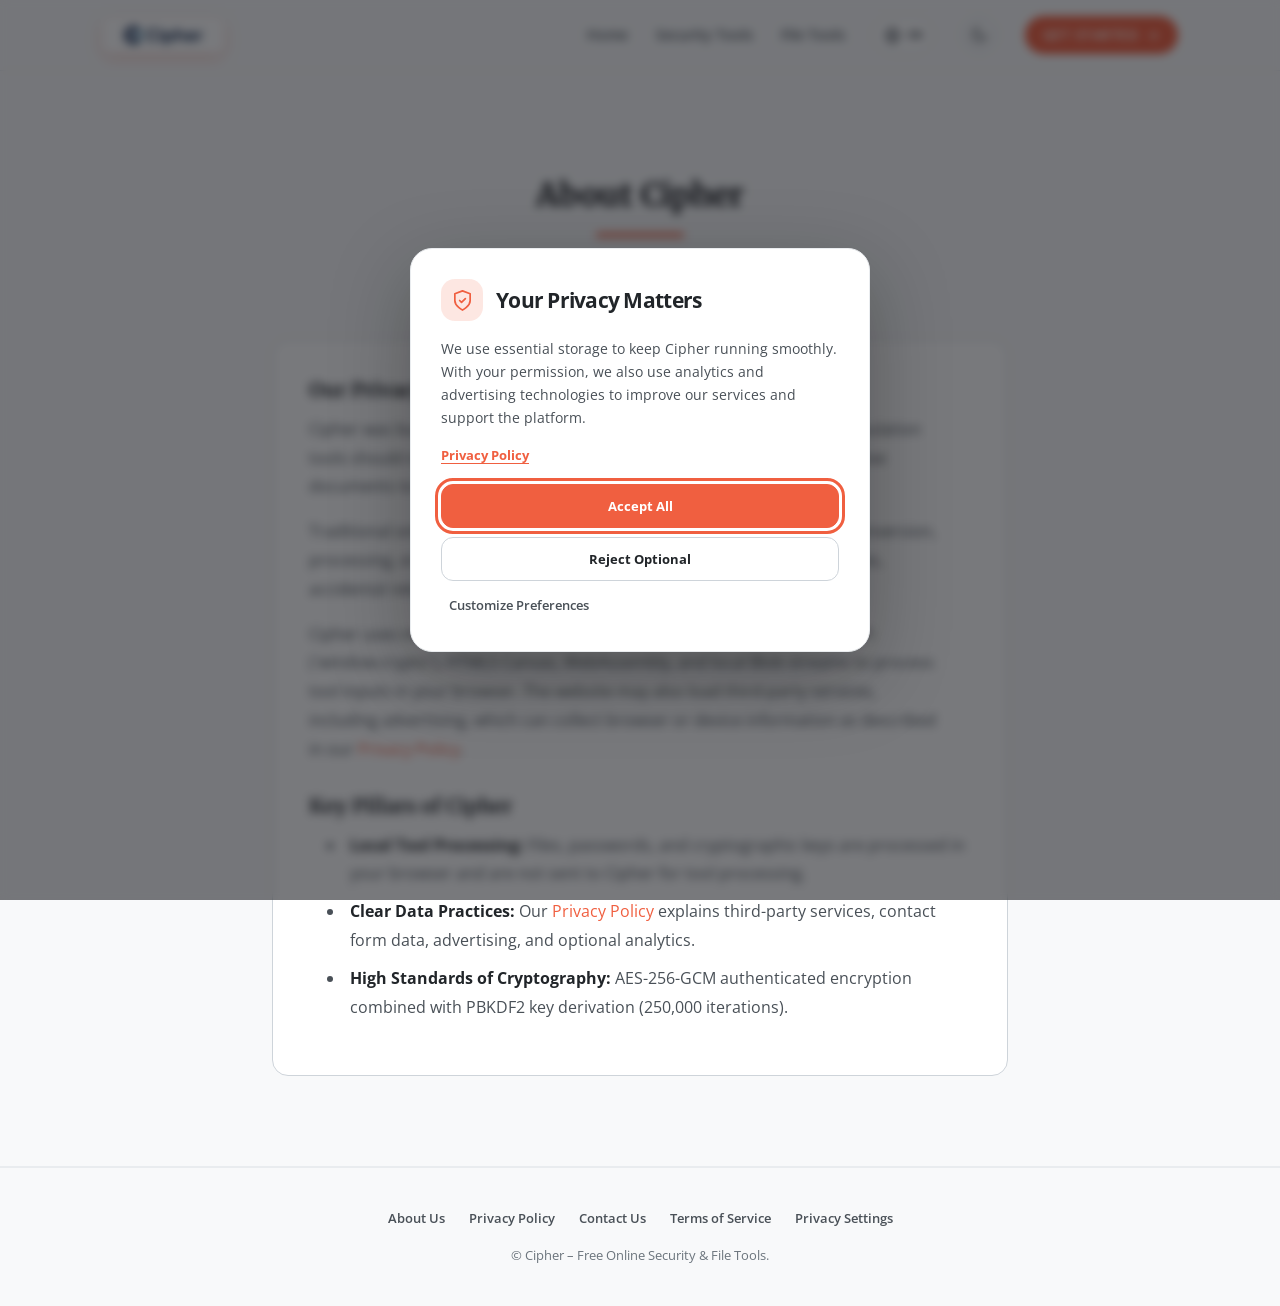
<file: about/index.html>
<!DOCTYPE html>
<html lang="en" data-bs-theme="light">

<head>
  <meta charset="UTF-8">
  <title>About Us – Cipher Security & File Tools</title>
  <meta name="viewport" content="width=device-width, initial-scale=1, maximum-scale=1, user-scalable=no">
  <meta name="theme-color" content="#111317">
  <meta name="robots" content="index, follow">
  <meta name="description"
    content="Learn about Cipher's browser-based security and file tools, local file processing, and use of third-party website services.">
  <meta property="og:type" content="website">
  <meta property="og:title" content="About Us – Cipher">
  <meta property="og:description"
    content="Zero-trust client-side security tools hub operating entirely in your browser.">
  <meta property="og:image" content="/images/Cipher.png">
  <link rel="icon" type="image/svg+xml" href="/images/cipher-favicon.svg">
  <link rel="stylesheet" href="/css/fonts.css">
  <link rel="stylesheet" href="/css/styles.css">
  <link rel="stylesheet" href="/css/i18n.css">
</head>

<body>

  <!-- Navigation -->
  <nav class="navbar">
    <div class="container">
      <a href="/" class="nav-brand">
        <span class="nav-brand-media" aria-hidden="true">
          <img src="/images/Cipher.png" alt="Cipher Logo">
        </span>
      </a>
      <button class="menu-toggle" id="menuToggle" type="button" aria-label="Toggle navigation" aria-expanded="false"
        aria-controls="navLinks">
        <span class="menu-toggle-label">Menu</span>
        <svg viewBox="0 0 24 24" aria-hidden="true" fill="none" stroke="currentColor" stroke-width="2"
          stroke-linecap="round">
          <path d="M4 7h16M4 12h16M4 17h16" />
        </svg>
      </button>
      <ul class="nav-links" id="navLinks">
        <li><a href="/">Home</a></li>
        <li><a href="/#security-tools">Security Tools</a></li>
        <li><a href="/#file-tools">File Tools</a></li>
        <li><button class="theme-toggle-btn" title="Toggle Theme" type="button"></button></li>
        <li>
          <a href="/tools/encrypt/" class="btn-nav">
            Protect File
            <svg class="protect-icon" viewBox="0 0 24 24" aria-hidden="true" fill="none" stroke="currentColor"
              stroke-width="2" stroke-linecap="round" stroke-linejoin="round">
              <path d="M5 12h14" />
              <path d="m13 6 6 6-6 6" />
            </svg>
          </a>
        </li>
      </ul>
    </div>
  </nav>

  <!-- Top Ad Slot Placeholder -->
  <div class="container" style="margin-top: 80px;">
  </div>

  <main class="section">
    <div class="container" style="max-width: 800px;">
      <div class="section-header">
        <h1 class="section-title">About Cipher</h1>
        <div class="section-divider"></div>
        <p class="section-sub">Browser-Based Tools with Local File Processing</p>
      </div>

      <div class="feature-card legal-content">
        <h2>Our Privacy Engineering Mission</h2>
        <p>
          Cipher was built on a fundamental principle: online security and file manipulation tools should not require
          users to surrender their privacy or upload sensitive documents to unknown third-party cloud servers.
        </p>
        <p>
          Traditional online file tools upload user data to remote web servers for conversion, processing, or
          encryption. This introduces significant risks of data breaches, accidental retention, or unauthorized
          surveillance.
        </p>
        <p>
          Cipher uses modern web browser standards, including the Web Crypto API (`window.crypto`), HTML5 Canvas,
          WebAssembly, and local Blob streams to process tool inputs in your browser. The website may also load
          third-party services, including advertising, which can collect browser or device information as described in
          our <a href="/privacy/">Privacy Policy</a>.
        </p>

        <h2>Key Pillars of Cipher</h2>
        <ul>
          <li><strong>Local Tool Processing:</strong> Files, passwords, and cryptographic keys are processed in your
            browser and are not sent to Cipher for tool processing.</li>
          <li><strong>Clear Data Practices:</strong> Our <a href="/privacy/">Privacy Policy</a> explains third-party
            services, contact form data, advertising, and optional analytics.</li>
          <li><strong>High Standards of Cryptography:</strong> AES-256-GCM authenticated encryption combined with PBKDF2
            key derivation (250,000 iterations).</li>
        </ul>
      </div>

      <!-- Content Ad Slot Placeholder -->
    </div>
  </main>

  <!-- Footer Ad Slot Placeholder -->
  <div class="container">
  </div>

  <!-- Footer -->
  <footer>
    <div class="container" style="display: flex; flex-direction: column; align-items: center; gap: 16px;">
      <div style="display: flex; gap: 24px; flex-wrap: wrap; justify-content: center; font-weight: 600;">
        <a href="/about/" style="color: var(--text-2);">About Us</a>
        <a href="/privacy/" style="color: var(--text-2);">Privacy Policy</a>
        <a href="/contact/" style="color: var(--text-2);">Contact Us</a>
        <a href="/terms/" style="color: var(--text-2);">Terms of Service</a>
      </div>
      <p>&copy; Cipher – Free Online Security & File Tools.</p>
    </div>
  </footer>

  <script src="/js/translations.js"></script>
  <script src="/js/common.js"></script>
</body>

</html>
</file>
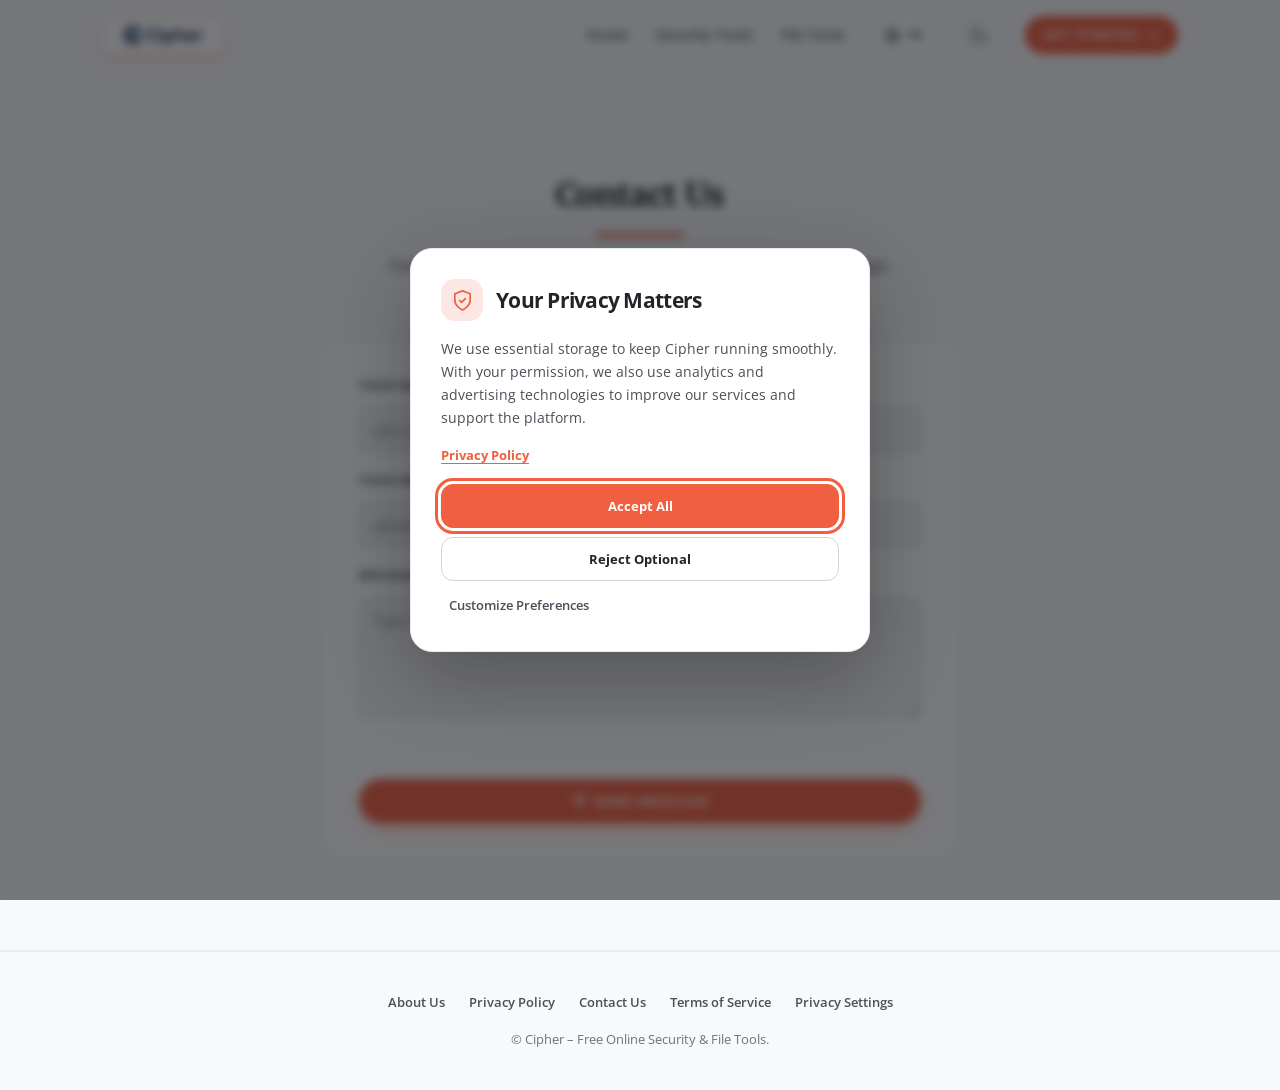
<file: contact/index.html>
<!DOCTYPE html>
<html lang="en" data-bs-theme="light">

<head>
  <meta charset="UTF-8">
  <title>Contact Us – Cipher Security & File Tools</title>
  <meta name="viewport" content="width=device-width, initial-scale=1, maximum-scale=1, user-scalable=no">
  <meta name="theme-color" content="#111317">
  <meta name="robots" content="index, follow">
  <meta name="description"
    content="Get in touch with the Cipher engineering team for inquiries, security feedback, and feature requests.">
  <meta property="og:type" content="website">
  <meta property="og:title" content="Contact Us – Cipher">
  <meta property="og:description" content="Contact Cipher for inquiries and support.">
  <meta property="og:image" content="/images/Cipher.png">
  <link rel="icon" type="image/svg+xml" href="/images/cipher-favicon.svg">
  <link rel="stylesheet" href="/css/fonts.css">
  <link rel="stylesheet" href="/css/styles.css">
  <link rel="stylesheet" href="/css/i18n.css">
  <script src="https://challenges.cloudflare.com/turnstile/v0/api.js" async defer></script>
  <style>
    .contact-form {
      display: flex;
      flex-direction: column;
      gap: 18px;
    }

    .form-group {
      display: flex;
      flex-direction: column;
      gap: 6px;
    }

    .form-control {
      width: 100%;
      background: var(--surface-2);
      border: 1px solid var(--border);
      color: var(--text);
      font-family: var(--font-sans);
      padding: 12px 14px;
      font-size: 14px;
      border-radius: var(--radius-control);
    }

    .form-control:focus {
      outline: none;
      border-color: var(--primary);
      background: var(--surface-3);
    }

    .contact-status {
      display: none;
      margin-top: 16px;
      padding: 12px 14px;
      border-radius: var(--radius-control);
      font-weight: 600;
      text-align: center;
      border: 1px solid transparent;
      transition: opacity 0.2s ease, border-color 0.2s ease, color 0.2s ease, background 0.2s ease;
    }

    .contact-status.is-success {
      display: block;
      color: var(--success);
      background: rgba(16, 185, 129, 0.08);
      border-color: rgba(16, 185, 129, 0.18);
    }

    .contact-status.is-warning {
      display: block;
      color: #d97706;
      background: rgba(245, 158, 11, 0.08);
      border-color: rgba(245, 158, 11, 0.18);
    }

    .contact-status.is-error {
      display: block;
      color: var(--error);
      background: rgba(239, 68, 68, 0.08);
      border-color: rgba(239, 68, 68, 0.18);
    }

    .contact-status.is-loading {
      display: block;
      color: var(--text-2);
      background: var(--surface-2);
      border-color: var(--border);
    }

    #btnSubmitContact:disabled {
      opacity: 0.6;
      cursor: not-allowed;
      filter: saturate(0.8);
    }
  </style>
</head>

<body>

  <!-- Navigation -->
  <nav class="navbar">
    <div class="container">
      <a href="/" class="nav-brand">
        <span class="nav-brand-media" aria-hidden="true">
          <img src="/images/Cipher.png" alt="Cipher Logo">
        </span>
      </a>
      <button class="menu-toggle" id="menuToggle" type="button" aria-label="Toggle navigation" aria-expanded="false"
        aria-controls="navLinks">
        <span class="menu-toggle-label">Menu</span>
        <svg viewBox="0 0 24 24" aria-hidden="true" fill="none" stroke="currentColor" stroke-width="2"
          stroke-linecap="round">
          <path d="M4 7h16M4 12h16M4 17h16" />
        </svg>
      </button>
      <ul class="nav-links" id="navLinks">
        <li><a href="/">Home</a></li>
        <li><a href="/#security-tools">Security Tools</a></li>
        <li><a href="/#file-tools">File Tools</a></li>
        <li><button class="theme-toggle-btn" title="Toggle Theme" type="button"></button></li>
        <li>
          <a href="/tools/encrypt/" class="btn-nav">
            Protect File
            <svg class="protect-icon" viewBox="0 0 24 24" aria-hidden="true" fill="none" stroke="currentColor"
              stroke-width="2" stroke-linecap="round" stroke-linejoin="round">
              <path d="M5 12h14" />
              <path d="m13 6 6 6-6 6" />
            </svg>
          </a>
        </li>
      </ul>
    </div>
  </nav>

  <!-- Top Ad Slot Placeholder -->
  <div class="container" style="margin-top: 80px;">
  </div>

  <main class="section">
    <div class="container" style="max-width: 700px;">
      <div class="section-header">
        <h1 class="section-title">Contact Us</h1>
        <div class="section-divider"></div>
        <p class="section-sub">Have questions, feedback, or security reports? Send us a message.</p>
      </div>

      <div class="feature-card" style="padding: 36px;">
        <form class="contact-form" id="contactForm">
          <div class="form-group">
            <label class="field-label">Your Name</label>
            <input type="text" class="form-control" id="contactName" placeholder="John Doe" maxlength="120" required>
          </div>

          <div class="form-group">
            <label class="field-label">Your Email</label>
            <input type="email" class="form-control" id="contactEmail" placeholder="john@example.com" required>
          </div>

          <div class="form-group">
            <label class="field-label">Message</label>
            <textarea class="form-control" id="contactMessage" style="height: 120px;" maxlength="5000"
              placeholder="Type your message here..." required></textarea>
          </div>

          <div class="cf-turnstile" data-sitekey="0x4AAAAAAE695HIPb-6T9Vs6" data-theme="auto"
            data-callback="onContactTurnstileSuccess" data-expired-callback="onContactTurnstileExpired"
            data-error-callback="onContactTurnstileError"></div>
          <button class="btn-primary" type="submit" id="btnSubmitContact">
            <svg viewBox="0 0 24 24" aria-hidden="true" fill="none" stroke="currentColor" stroke-width="2"
              stroke-linecap="round" stroke-linejoin="round">
              <path d="m22 2-7 20-4-9-9-4Z" />
              <path d="M22 2 11 13" />
            </svg>
            <span>Send Message</span>
          </button>
        </form>
        <div id="contactStatus" class="contact-status" role="status" aria-live="polite"></div>
      </div>

      <!-- Content Ad Slot Placeholder -->
    </div>
  </main>

  <!-- Footer Ad Slot Placeholder -->
  <div class="container">
  </div>

  <!-- Footer -->
  <footer>
    <div class="container" style="display: flex; flex-direction: column; align-items: center; gap: 16px;">
      <div style="display: flex; gap: 24px; flex-wrap: wrap; justify-content: center; font-weight: 600;">
        <a href="/about/" style="color: var(--text-2);">About Us</a>
        <a href="/privacy/" style="color: var(--text-2);">Privacy Policy</a>
        <a href="/contact/" style="color: var(--text-2);">Contact Us</a>
        <a href="/terms/" style="color: var(--text-2);">Terms of Service</a>
      </div>
      <p>&copy; Cipher – Free Online Security & File Tools.</p>
    </div>
  </footer>

  <script src="/js/translations.js"></script>
  <script src="/js/common.js"></script>
  <script>
    document.addEventListener('DOMContentLoaded', () => {
      const CONTACT_ENDPOINT = 'https://script.google.com/macros/s/AKfycbzUtmqFybVmsx7sFXTr6NrOseus0H9ZFTMb3TCEag4BeLmKOa17ioytYCayiy80fCTqNg/exec';
      const contactForm = document.getElementById('contactForm');
      const contactStatus = document.getElementById('contactStatus');
      const submitButton = document.getElementById('btnSubmitContact');
      const submitButtonLabel = submitButton.querySelector('span');

      let turnstileToken = '';
      let statusTimer = null;
      let isSubmitting = false;

      function setStatus(message, tone = 'success') {
        contactStatus.textContent = message;
        contactStatus.className = `contact-status is-${tone}`;
        contactStatus.setAttribute('aria-live', 'polite');

        if (statusTimer) {
          window.clearTimeout(statusTimer);
        }

        if (tone === 'success') {
          statusTimer = window.setTimeout(() => {
            clearStatus();
          }, 4000);
        }
      }

      function clearStatus() {
        if (statusTimer) {
          window.clearTimeout(statusTimer);
          statusTimer = null;
        }
        contactStatus.textContent = '';
        contactStatus.className = 'contact-status';
      }

      function updateNetworkState() {
        const isOffline = !navigator.onLine;
        submitButton.disabled = isOffline || isSubmitting;
        submitButton.setAttribute('aria-disabled', String(submitButton.disabled));

        if (isOffline) {
          setStatus('You are offline. Please reconnect to the internet before sending your message.', 'warning');
        } else if (contactStatus.classList.contains('is-warning') &&
          contactStatus.textContent.startsWith('You are offline.')) {
          clearStatus();
        }
      }

      window.onContactTurnstileSuccess = token => {
        turnstileToken = token;
        if (contactStatus.classList.contains('is-error') &&
          contactStatus.textContent.includes('security check')) {
          clearStatus();
        }
      };

      window.onContactTurnstileExpired = () => {
        turnstileToken = '';
      };

      window.onContactTurnstileError = () => {
        turnstileToken = '';
        setStatus('The security check could not load. Check your connection and try again.', 'error');
      };

      contactForm.addEventListener('submit', (event) => {
        event.preventDefault();

        if (!navigator.onLine) {
          updateNetworkState();
          return;
        }

        if (!contactForm.reportValidity()) return;

        if (!CONTACT_ENDPOINT) {
          setStatus('The contact service is not connected yet. Your message has not been sent.', 'warning');
          return;
        }

        if (!turnstileToken) {
          setStatus('Please complete the security check before sending.', 'error');
          return;
        }

        submitContactMessage();
      });

      async function submitContactMessage() {
        isSubmitting = true;
        updateNetworkState();
        clearStatus();
        const originalButtonText = submitButtonLabel.textContent;
        submitButtonLabel.textContent = 'Sending…';
        const controller = new AbortController();
        const timeoutId = window.setTimeout(() => controller.abort(), 20000);

        try {
          const response = await fetch(CONTACT_ENDPOINT, {
            method: 'POST',
            headers: { 'Content-Type': 'text/plain;charset=UTF-8' },
            body: JSON.stringify({
              name: document.getElementById('contactName').value.trim(),
              email: document.getElementById('contactEmail').value.trim(),
              message: document.getElementById('contactMessage').value.trim(),
              turnstileToken
            }),
            signal: controller.signal
          });

          const responseText = await response.text();
          let result;
          try {
            result = JSON.parse(responseText);
          } catch {
            throw new Error('The contact service returned an unreadable response. Please try again later.');
          }

          if (!response.ok || !result || result.success !== true) {
            throw new Error(result && result.message
              ? result.message
              : 'The message could not be sent. Please try again.');
          }

          setStatus(result.message || 'Your message was sent successfully.', 'success');
          contactForm.reset();
          turnstileToken = '';
          if (window.turnstile) window.turnstile.reset();
        } catch (error) {
          const message = error.name === 'AbortError'
            ? 'The request timed out. Check your connection and try again.'
            : error instanceof TypeError
              ? 'Could not reach the contact service. Check your connection and endpoint configuration, then try again.'
              : error.message;
          setStatus(message, 'error');
        } finally {
          window.clearTimeout(timeoutId);
          turnstileToken = '';
          if (window.turnstile) window.turnstile.reset();
          isSubmitting = false;
          submitButtonLabel.textContent = originalButtonText;
          updateNetworkState();
        }
      }

      window.addEventListener('online', updateNetworkState);
      window.addEventListener('offline', updateNetworkState);
      updateNetworkState();
    });
  </script>
</body>

</html>
</file>
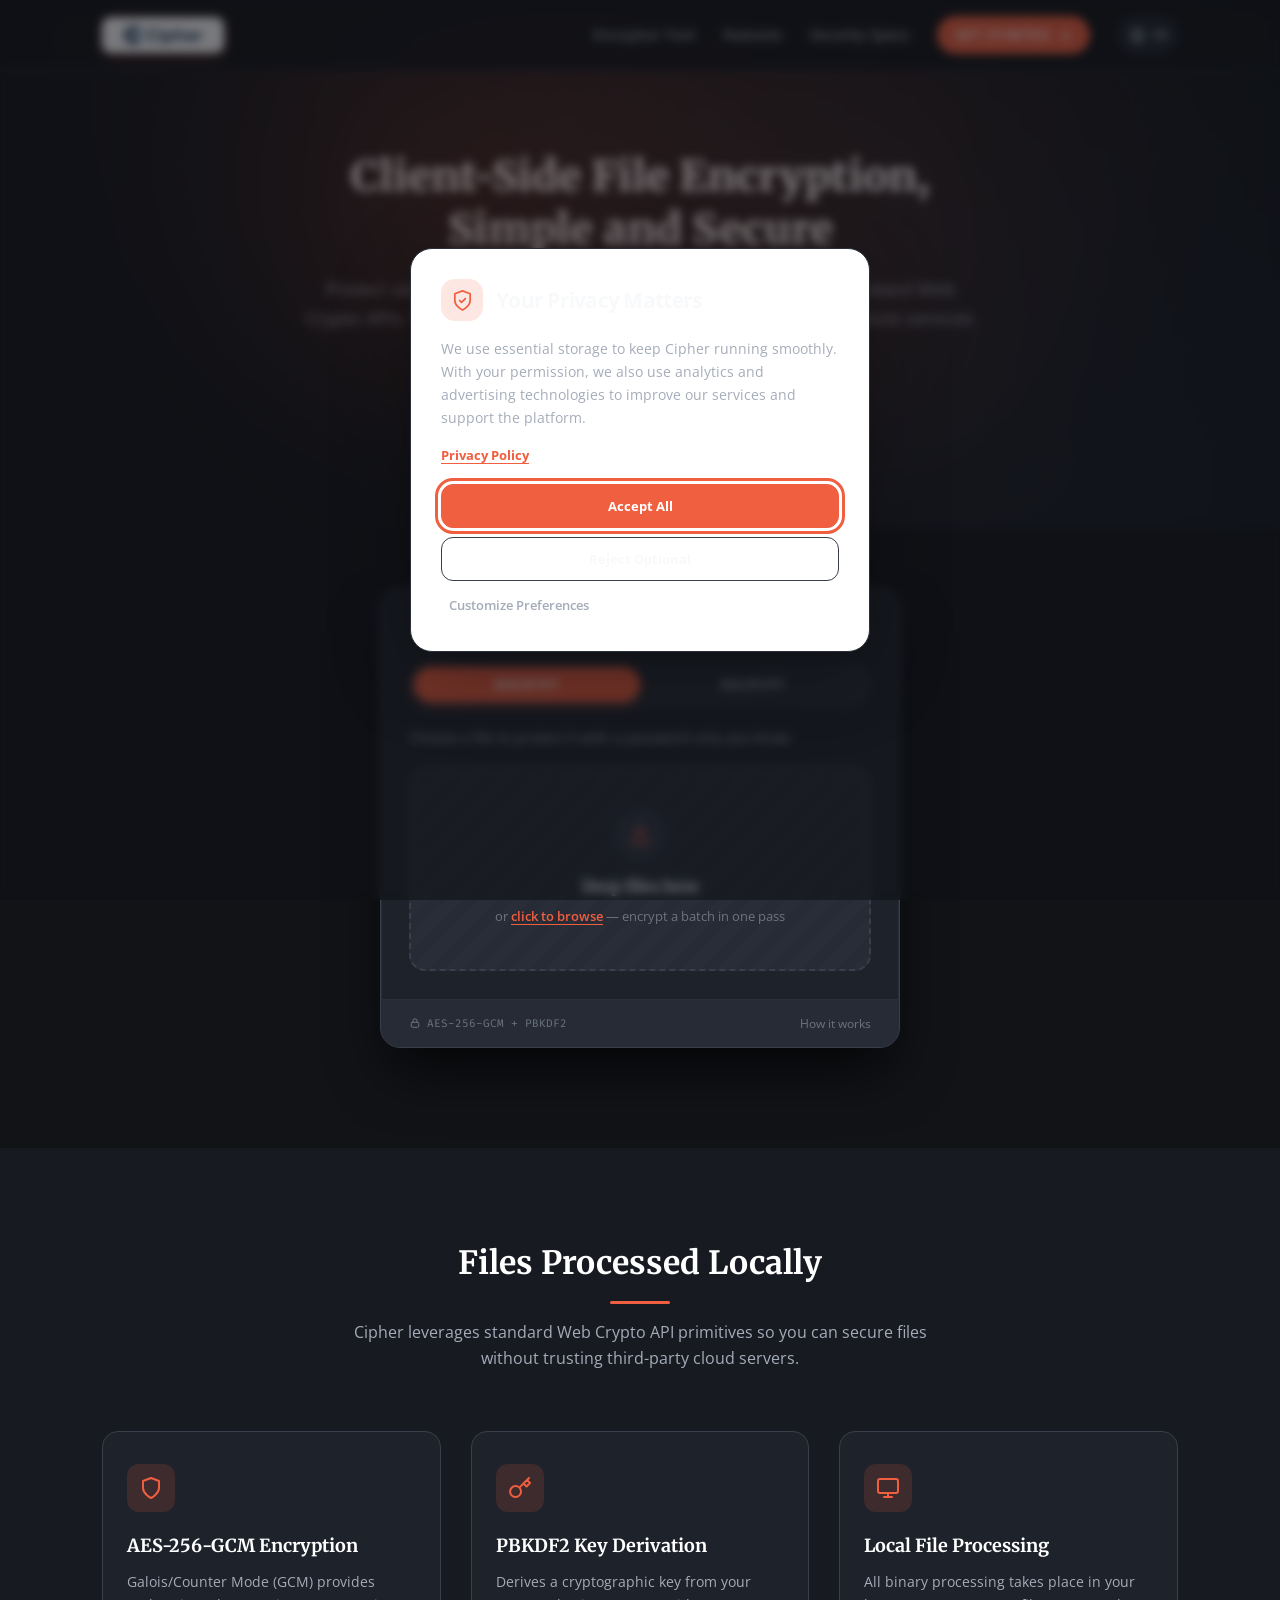
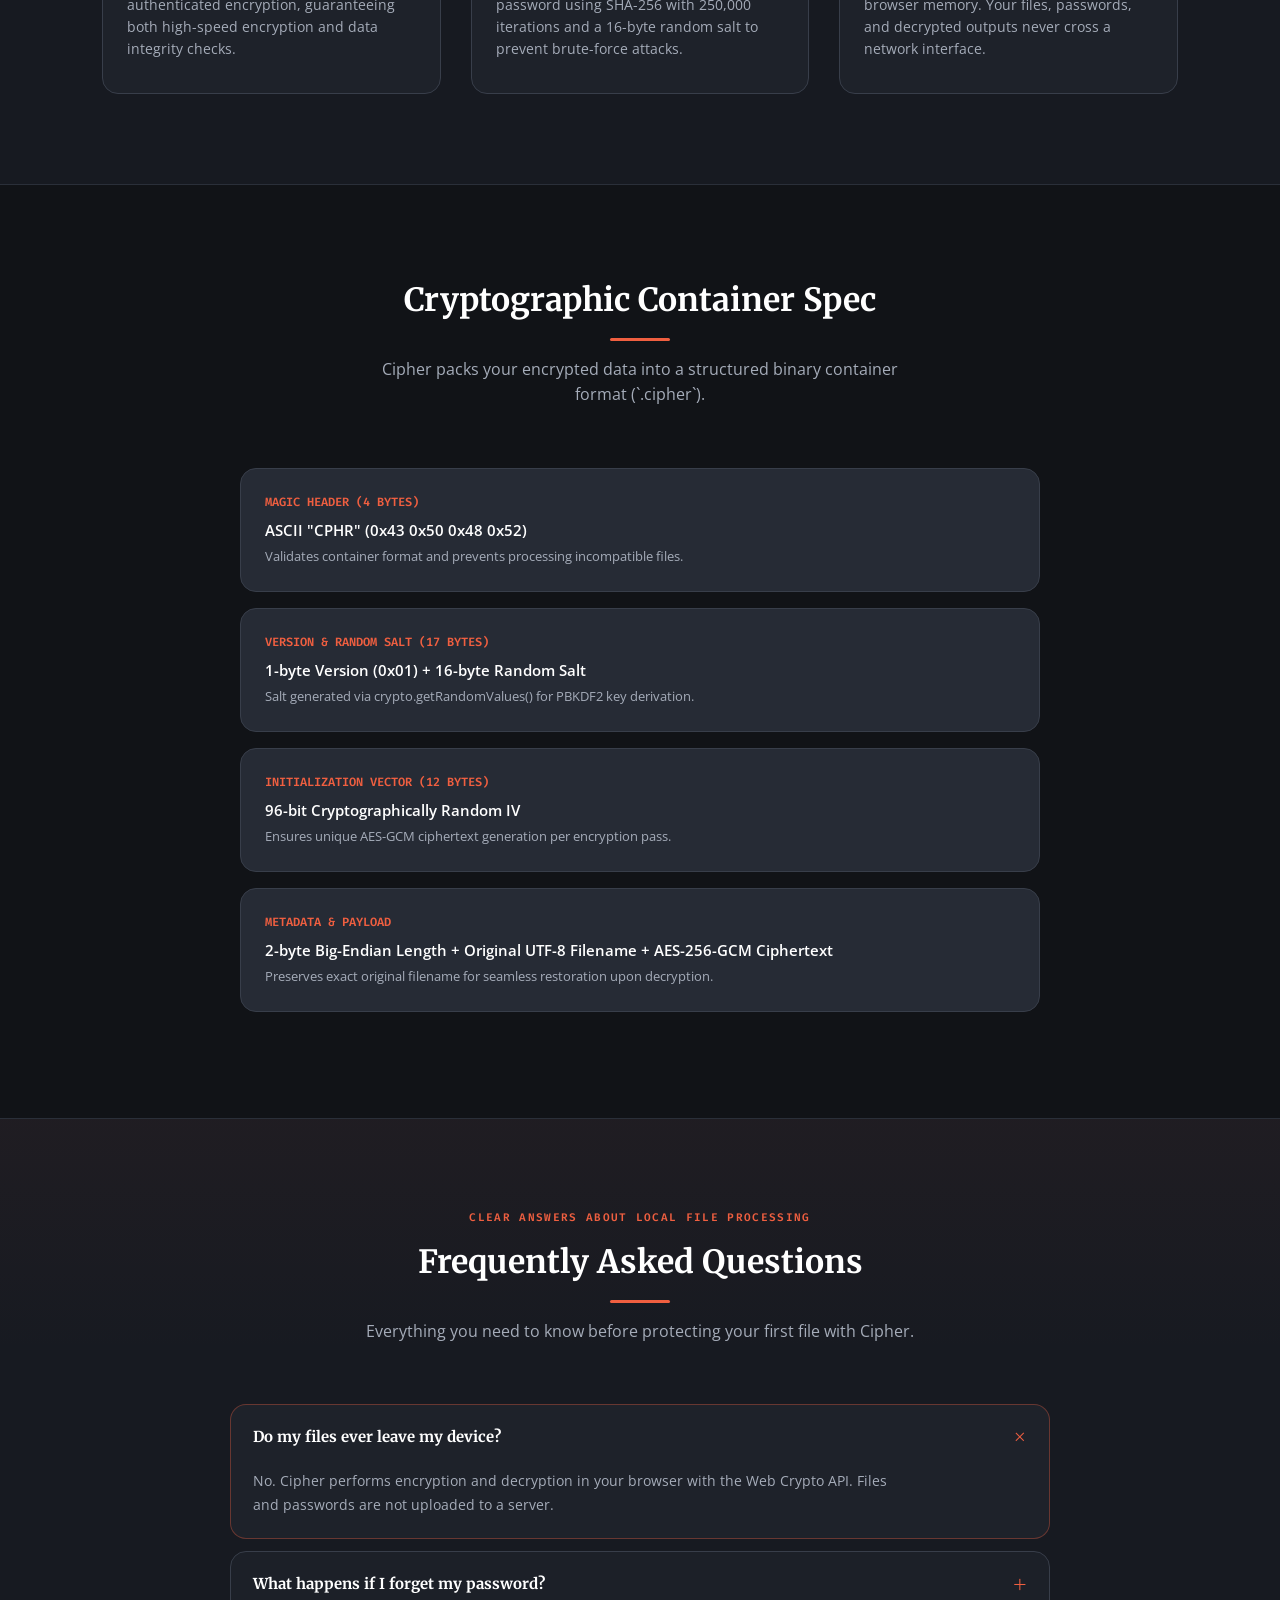
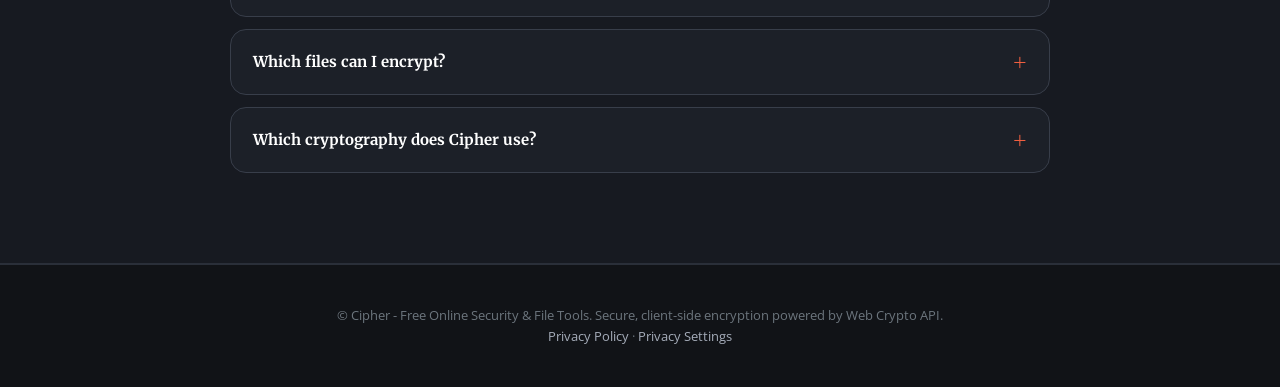
<file: Enc/index.html>
<!DOCTYPE html>
<html lang="en" data-bs-theme="light">

<head>
  <meta charset="UTF-8">
  <title>Cipher - Free Online Security &amp; File Tools</title>
  <meta name="viewport" content="width=device-width, initial-scale=1, maximum-scale=1, user-scalable=no">
  <meta name="theme-color" content="#111317">
  <meta name="apple-mobile-web-app-title" content="Cipher">
  <meta name="robots" content="index, follow">
  <meta name="description"
    content="Encrypt and decrypt files in your browser with AES-256-GCM and PBKDF2. Files are processed locally; third-party website services may still receive browser data.">
  <meta property="og:type" content="website">
  <meta property="og:title" content="Cipher - Secure Client-Side File Encryptor">
  <meta property="og:description"
    content="Protect files with AES-256-GCM encryption in your browser. File processing is local; see our Privacy Policy for third-party services.">
  <meta property="og:image" content="images/Cipher.png">
  <meta name="twitter:card" content="summary">
  <meta name="twitter:title" content="Cipher - Secure Client-Side File Encryptor">
  <meta name="twitter:description"
    content="Protect sensitive files privately in your browser with secure client-side encryption.">
  <link rel="icon" type="image/svg+xml" href="images/cipher-favicon.svg">
  <link rel="stylesheet" href="/css/fonts.css">
  <link rel="stylesheet" href="css/styles.css">
  <link rel="stylesheet" href="/css/i18n.css">
  <script type="application/ld+json">
    {
      "@context": "https://schema.org",
      "@type": "WebApplication",
      "name": "Cipher - Free Online Security & File Tools",
      "applicationCategory": "SecurityApplication",
      "operatingSystem": "Any",
      "description": "A private, client-side file encryption tool using AES-256-GCM and PBKDF2.",
      "browserRequirements": "Requires a modern browser with Web Crypto API support.",
      "featureList": ["Client-side file encryption", "AES-256-GCM", "PBKDF2 password protection"]
    }
  </script>
</head>

<body>

  <!-- Navigation -->
  <nav class="navbar">
    <div class="container">
      <a href="#" class="nav-brand">
        <span class="nav-brand-media" aria-hidden="true">
          <img src="images/Cipher.png" alt="">
        </span>
      </a>
      <button class="menu-toggle" id="menuToggle" type="button" aria-label="Toggle navigation" aria-expanded="false"
        aria-controls="navLinks">
        <span class="menu-toggle-label">Menu</span>
        <svg viewBox="0 0 24 24" aria-hidden="true" fill="none" stroke="currentColor" stroke-width="2"
          stroke-linecap="round">
          <path d="M4 7h16M4 12h16M4 17h16" />
        </svg>
      </button>
      <ul class="nav-links" id="navLinks">
        <li><a href="#encryptor">Encryptor Tool</a></li>
        <li><a href="#features">Features</a></li>
        <li><a href="#security">Security Specs</a></li>
        <li><a href="/" class="btn-nav" aria-label="Go to GET STARTED">GET STARTED <svg class="protect-icon"
              viewBox="0 0 24 24" aria-hidden="true" fill="none" stroke="currentColor" stroke-width="2"
              stroke-linecap="round" stroke-linejoin="round">
              <path d="M5 12h14" />
              <path d="m13 6 6 6-6 6" />
            </svg></a></li>
      </ul>
    </div>
  </nav>

  <!-- Hero Section -->
  <header class="masthead">
    <div class="container">
      <h1 class="masthead-title">Client-Side File Encryption,<br>Simple and Secure</h1>
      <p class="masthead-subtitle">Protect sensitive files with password encryption powered by standard Web Crypto APIs.
        File encryption runs locally in your browser; other website services may process browser data.</p>
      <a href="#encryptor" class="hero-cta">
        <svg viewBox="0 0 24 24" width="18" height="18" fill="none" stroke="currentColor" stroke-width="2.2"
          stroke-linecap="round" stroke-linejoin="round">
          <rect x="4.5" y="10.5" width="15" height="10" rx="2.2" />
          <path d="M8 10.5V7.5a4 4 0 0 1 8 0v3" />
        </svg>
        Launch Encryptor
      </a>
    </div>
  </header>

  <!-- Encryptor App Section -->
  <section id="encryptor" class="tool-section">
    <div class="container">
      <div class="window" id="window">

        <!-- Window Header -->
        <div class="window-header">
          <div class="brand">
          </div>
          <div class="window-status-actions">
            <div class="local-pill" id="localStatus"><span class="dot"></span><span id="localStatusText">Online</span>
            </div>
          </div>
        </div>

        <!-- Mode Selector -->
        <div class="segmented" id="segmented" data-mode="encrypt">
          <div class="thumb"></div>
          <button data-mode-btn="encrypt" class="active">Encrypt</button>
          <button data-mode-btn="decrypt">Decrypt</button>
        </div>

        <!-- Body Copy & Panels -->
        <div class="body-copy">
          <p class="headline" id="headline">Choose a file to protect it with a password only you know.</p>

          <!-- Hidden File Input -->
          <input type="file" id="fileInput" multiple>

          <!-- PANEL: EMPTY (Dropzone) -->
          <div data-panel="empty" class="on">
            <div class="dropzone" id="dropzone">
              <div class="dz-icon">
                <svg viewBox="0 0 24 24" fill="none" stroke-width="2" stroke-linecap="round" stroke-linejoin="round">
                  <path d="M12 16V4" />
                  <path d="M7 9l5-5 5 5" />
                  <path d="M4 16v3a2 2 0 0 0 2 2h12a2 2 0 0 0 2-2v-3" />
                </svg>
              </div>
              <div class="dz-title">Drop files here</div>
              <div class="dz-sub">or <b>click to browse</b> — encrypt a batch in one pass</div>
            </div>
          </div>

          <!-- PANEL: PASSWORD INPUT -->
          <div data-panel="password">
            <div class="file-card">
              <div class="file-icon">
                <svg viewBox="0 0 24 24" fill="none" stroke-width="2" stroke-linecap="round" stroke-linejoin="round">
                  <path d="M14 2H6a2 2 0 0 0-2 2v16a2 2 0 0 0 2 2h12a2 2 0 0 0 2-2V8z" />
                  <path d="M14 2v6h6" />
                </svg>
                <span class="file-ext" id="pwFileExtBadge">FILE</span>
              </div>
              <div class="file-meta">
                <div class="file-name" id="pwFileNameText">filename.ext</div>
                <div class="file-size" id="pwFileSizeText">0 KB</div>
              </div>
              <div class="file-actions">
                <button class="icon-btn" id="pwRemoveFileBtn" title="Remove file">
                  <svg viewBox="0 0 24 24" fill="none" stroke-width="2" stroke-linecap="round" stroke-linejoin="round">
                    <path d="M18 6 6 18M6 6l12 12" />
                  </svg>
                </button>
              </div>
            </div>

            <div class="queue-panel" id="queuePanel" aria-live="polite">
              <div class="queue-header"><span id="queueCount">1 file ready</span><button class="text-btn"
                  id="addMoreFilesBtn" type="button">Add more</button></div>
              <div class="queue-list" id="queueList"></div>
            </div>

            <div class="pw-section">
              <div>
                <label class="field-label">Password</label>
                <div class="field-wrap">
                  <input type="password" placeholder="Enter password" id="pwMain">
                  <button class="field-toggle" data-eye="pwMain" type="button" aria-label="Show password"
                    title="Show password">
                    <svg class="eye-icon" viewBox="0 0 24 24" fill="none" stroke-width="2" stroke-linecap="round"
                      stroke-linejoin="round" aria-hidden="true">
                      <path d="M2 12s3.5-7 10-7 10 7 10 7-3.5 7-10 7-10-7-10-7Z" />
                      <circle cx="12" cy="12" r="3" />
                    </svg>
                    <svg class="eye-off-icon" viewBox="0 0 24 24" fill="none" stroke-width="2" stroke-linecap="round"
                      stroke-linejoin="round" aria-hidden="true">
                      <path d="M3 3l18 18" />
                      <path d="M10.6 10.6a2 2 0 0 0 2.8 2.8" />
                      <path d="M9.9 5.2A10.8 10.8 0 0 1 12 5c6.5 0 10 7 10 7a18.4 18.4 0 0 1-3.2 4.1" />
                      <path d="M6.6 6.7C3.7 8.5 2 12 2 12s3.5 7 10 7a10.8 10.8 0 0 0 3-.4" />
                    </svg>
                  </button>
                </div>
                <div class="strength" id="strengthMeter">
                  <i></i><i></i><i></i><i></i>
                </div>
                <div class="strength-label"><span>Password strength</span><span class="val" id="strengthVal">--</span>
                </div>
              </div>

              <div id="confirmField">
                <label class="field-label">Confirm password</label>
                <div class="field-wrap">
                  <input type="password" placeholder="Re-enter password" id="pwConfirm">
                  <span class="match-check" id="matchCheck"><svg viewBox="0 0 24 24" fill="none" stroke-width="2.4"
                      stroke-linecap="round" stroke-linejoin="round">
                      <polyline points="20 6 9 17 4 12" />
                    </svg></span>
                  <button class="field-toggle confirm-toggle" data-eye="pwConfirm" type="button"
                    aria-label="Show password confirmation" title="Show password confirmation"><svg class="eye-icon"
                      viewBox="0 0 24 24" fill="none" stroke-width="2" stroke-linecap="round" stroke-linejoin="round"
                      aria-hidden="true">
                      <path d="M2 12s3.5-7 10-7 10 7 10 7-3.5 7-10 7-10-7-10-7Z" />
                      <circle cx="12" cy="12" r="3" />
                    </svg><svg class="eye-off-icon" viewBox="0 0 24 24" fill="none" stroke-width="2"
                      stroke-linecap="round" stroke-linejoin="round" aria-hidden="true">
                      <path d="M3 3l18 18" />
                      <path d="M10.6 10.6a2 2 0 0 0 2.8 2.8" />
                      <path d="M9.9 5.2A10.8 10.8 0 0 1 12 5c6.5 0 10 7 10 7a18.4 18.4 0 0 1-3.2 4.1" />
                      <path d="M6.6 6.7C3.7 8.5 2 12 2 12s3.5 7 10 7a10.8 10.8 0 0 0 3-.4" />
                    </svg></button>
                </div>
              </div>

              <div class="hint-row">
                <svg viewBox="0 0 24 24" fill="none" stroke-width="2" stroke-linecap="round" stroke-linejoin="round">
                  <rect x="4.5" y="10.5" width="15" height="10" rx="2.2" />
                  <path d="M8 10.5V7.5a4 4 0 0 1 8 0v3" />
                </svg>
                <span>This password can't be recovered. If you forget it, the file cannot be decrypted. Store it
                  safely.</span>
              </div>
            </div>

            <button class="btn-primary" id="primaryFromPassword" disabled>Encrypt file</button>
          </div>

          <!-- PANEL: PROGRESS -->
          <div data-panel="progress">
            <div class="file-card mini dim">
              <div class="file-icon">
                <div class="spin-ring"></div>
              </div>
              <div class="file-meta">
                <div class="file-name" id="progFileNameText">filename.ext</div>
                <div class="file-size" id="progressCaptionSmall">Encrypting with AES-256-GCM</div>
              </div>
            </div>

            <div class="progress-block">
              <div class="progress-status">
                <span class="label" id="progressLabel">Encrypting file…</span>
                <span class="pct" id="progressPct">0%</span>
              </div>
              <div class="progress-track">
                <div class="progress-fill" id="progressFill"></div>
              </div>
              <p class="progress-caption">Your file never leaves this device.</p>
            </div>

            <button class="cancel-link" id="cancelProcessBtn">Cancel</button>
          </div>

          <!-- PANEL: SUCCESS -->
          <div data-panel="success">
            <div class="result">
              <div class="result-badge success">
                <svg viewBox="0 0 24 24" fill="none" stroke-width="2.4" stroke-linecap="round" stroke-linejoin="round">
                  <polyline points="20 6 9 17 4 12" />
                </svg>
              </div>
              <div class="result-title" id="successTitle">File encrypted</div>
              <div class="result-sub" id="successSub">Saved as <b>filename.ext.cipher</b></div>
              <div class="meta-row" id="successMetaRow">
                <span class="meta-pill">AES-256-GCM</span>
                <span class="meta-pill" id="successMetaSize">0 KB</span>
                <span class="meta-pill" id="successMetaTime">0.0s</span>
              </div>
              <div class="result-actions">
                <button class="btn-primary" id="successDownloadBtn">Download File</button>
                <button class="btn-primary batch-download-btn" id="successDownloadAllBtn" hidden>Download all
                  files</button>
                <button class="btn-ghost" id="successGhost">Encrypt another file</button>
              </div>
            </div>
          </div>

          <!-- PANEL: ERROR -->
          <div data-panel="error">
            <div class="file-card dim">
              <div class="file-icon">
                <svg viewBox="0 0 24 24" fill="none" stroke-width="2" stroke-linecap="round" stroke-linejoin="round">
                  <path d="M14 2H6a2 2 0 0 0-2 2v16a2 2 0 0 0 2 2h12a2 2 0 0 0 2-2V8z" />
                  <path d="M14 2v6h6" />
                </svg>
                <span class="file-ext" id="errorExt">FILE</span>
              </div>
              <div class="file-meta">
                <div class="file-name" id="errorFileName">filename.ext</div>
                <div class="file-size" id="errorFileSize">0 KB</div>
              </div>
            </div>

            <div class="pw-section">
              <div>
                <label class="field-label">Password</label>
                <div class="field-wrap error">
                  <input type="password" id="pwError" placeholder="Enter password">
                  <button class="field-toggle" data-eye="pwError" type="button" aria-label="Show password"
                    title="Show password"><svg class="eye-icon" viewBox="0 0 24 24" fill="none" stroke-width="2"
                      stroke-linecap="round" stroke-linejoin="round" aria-hidden="true">
                      <path d="M2 12s3.5-7 10-7 10 7 10 7-3.5 7-10 7-10-7-10-7Z" />
                      <circle cx="12" cy="12" r="3" />
                    </svg><svg class="eye-off-icon" viewBox="0 0 24 24" fill="none" stroke-width="2"
                      stroke-linecap="round" stroke-linejoin="round" aria-hidden="true">
                      <path d="M3 3l18 18" />
                      <path d="M10.6 10.6a2 2 0 0 0 2.8 2.8" />
                      <path d="M9.9 5.2A10.8 10.8 0 0 1 12 5c6.5 0 10 7 10 7a18.4 18.4 0 0 1-3.2 4.1" />
                      <path d="M6.6 6.7C3.7 8.5 2 12 2 12s3.5 7 10 7a10.8 10.8 0 0 0 3-.4" />
                    </svg></button>
                </div>
                <div class="error-msg">
                  <svg viewBox="0 0 24 24" fill="none" stroke="currentColor" stroke-width="2" stroke-linecap="round"
                    stroke-linejoin="round">
                    <circle cx="12" cy="12" r="10" />
                    <path d="M12 8v5" />
                    <path d="M12 16h.01" />
                  </svg>
                  <span id="errorMsg">Incorrect password — authentication failed.</span>
                </div>
              </div>
            </div>

            <button class="btn-primary" id="errorPrimary">Try again</button>
            <button class="btn-ghost" id="errorGhost">Choose a different file</button>
          </div>

        </div>

        <!-- Footer -->
        <div class="window-footer">
          <div class="footer-badge">
            <svg viewBox="0 0 24 24" fill="none" stroke-width="2" stroke-linecap="round" stroke-linejoin="round">
              <rect x="4.5" y="10.5" width="15" height="10" rx="2.2" />
              <path d="M8 10.5V7.5a4 4 0 0 1 8 0v3" />
            </svg>
            AES-256-GCM + PBKDF2
          </div>
          <a class="footer-link" href="#" id="howItWorksLink">How it works</a>
        </div>

      </div>
    </div>
  </section>

  <!-- Features Section -->
  <section id="features" class="section section-alt">
    <div class="container">
      <div class="section-header">
        <h2 class="section-title">Files Processed Locally</h2>
        <div class="section-divider"></div>
        <p class="section-sub">Cipher leverages standard Web Crypto API primitives so you can secure files without
          trusting third-party cloud servers.</p>
      </div>

      <div class="grid-3">
        <div class="feature-card feature-card-shield">
          <div class="feature-icon">
            <svg viewBox="0 0 24 24" fill="none" stroke="currentColor" stroke-linecap="round" stroke-linejoin="round">
              <path d="M12 22s8-4 8-10V5l-8-3-8 3v7c0 6 8 10 8 10z" />
            </svg>
          </div>
          <h3 class="feature-title">AES-256-GCM Encryption</h3>
          <p class="feature-desc">Galois/Counter Mode (GCM) provides authenticated encryption, guaranteeing both
            high-speed encryption and data integrity checks.</p>
        </div>

        <div class="feature-card feature-card-key">
          <div class="feature-icon">
            <svg viewBox="0 0 24 24" fill="none" stroke="currentColor" stroke-linecap="round" stroke-linejoin="round">
              <path
                d="M21 2l-2 2m-7.61 7.61a5.5 5.5 0 1 1-7.778 7.778 5.5 5.5 0 0 1 7.777-7.777zm0 0L15.5 7.5m0 0l3 3L22 7l-3-3m-3.5 3.5L19 4" />
            </svg>
          </div>
          <h3 class="feature-title">PBKDF2 Key Derivation</h3>
          <p class="feature-desc">Derives a cryptographic key from your password using SHA-256 with 250,000 iterations
            and a 16-byte random salt to prevent brute-force attacks.</p>
        </div>

        <div class="feature-card feature-card-monitor">
          <div class="feature-icon">
            <svg viewBox="0 0 24 24" fill="none" stroke="currentColor" stroke-linecap="round" stroke-linejoin="round">
              <rect x="2" y="3" width="20" height="14" rx="2" ry="2" />
              <line x1="8" y1="21" x2="16" y2="21" />
              <line x1="12" y1="17" x2="12" y2="21" />
            </svg>
          </div>
          <h3 class="feature-title">Local File Processing</h3>
          <p class="feature-desc">All binary processing takes place in your browser memory. Your files, passwords, and
            decrypted outputs never cross a network interface.</p>
        </div>
      </div>
    </div>
  </section>

  <!-- Security Specs Section -->
  <section id="security" class="section">
    <div class="container">
      <div class="section-header">
        <h2 class="section-title">Cryptographic Container Spec</h2>
        <div class="section-divider"></div>
        <p class="section-sub">Cipher packs your encrypted data into a structured binary container format (`.cipher`).
        </p>
      </div>

      <div class="spec-list">
        <div class="spec-box">
          <div class="spec-label">MAGIC HEADER (4 BYTES)</div>
          <div class="spec-value">ASCII "CPHR" (0x43 0x50 0x48 0x52)</div>
          <div class="spec-detail">Validates container format and prevents processing incompatible files.</div>
        </div>

        <div class="spec-box">
          <div class="spec-label">VERSION & RANDOM SALT (17 BYTES)</div>
          <div class="spec-value">1-byte Version (0x01) + 16-byte Random Salt</div>
          <div class="spec-detail">Salt generated via crypto.getRandomValues() for PBKDF2 key derivation.</div>
        </div>

        <div class="spec-box">
          <div class="spec-label">INITIALIZATION VECTOR (12 BYTES)</div>
          <div class="spec-value">96-bit Cryptographically Random IV</div>
          <div class="spec-detail">Ensures unique AES-GCM ciphertext generation per encryption pass.</div>
        </div>

        <div class="spec-box">
          <div class="spec-label">METADATA & PAYLOAD</div>
          <div class="spec-value">2-byte Big-Endian Length + Original UTF-8 Filename + AES-256-GCM Ciphertext</div>
          <div class="spec-detail">Preserves exact original filename for seamless restoration upon decryption.</div>
        </div>
      </div>
    </div>
  </section>

  <!-- FAQ Section -->
  <section id="faq" class="section faq-section section-alt">
    <div class="container">
      <div class="section-header">
        <p class="section-kicker">Clear answers about local file processing</p>
        <h2 class="section-title">Frequently Asked Questions</h2>
        <div class="section-divider"></div>
        <p class="section-sub">Everything you need to know before protecting your first file with Cipher.</p>
      </div>

      <div class="faq-list">
        <details class="faq-item" open>
          <summary>Do my files ever leave my device?</summary>
          <div class="faq-answer">
            <p>No. Cipher performs encryption and decryption in your browser with the Web Crypto API. Files and
              passwords are not uploaded to a server.</p>
          </div>
        </details>
        <details class="faq-item">
          <summary>What happens if I forget my password?</summary>
          <div class="faq-answer">
            <p>There is no password recovery path. Cipher is designed so only the password holder can unlock a file, so
              keep it in a trusted password manager.</p>
          </div>
        </details>
        <details class="faq-item">
          <summary>Which files can I encrypt?</summary>
          <div class="faq-answer">
            <p>Any file type can be selected, including documents, images, archives, and media. The original filename is
              preserved inside the encrypted container.</p>
          </div>
        </details>
        <details class="faq-item">
          <summary>Which cryptography does Cipher use?</summary>
          <div class="faq-answer">
            <p>Cipher derives a key with PBKDF2 and SHA-256, then protects the file with authenticated AES-256-GCM
              encryption using fresh random salt and IV values.</p>
          </div>
        </details>
      </div>
    </div>
  </section>

  <!-- How It Works Modal -->
  <div class="modal-overlay" id="howItWorksModal">
    <div class="modal-card">
      <h3>How Cipher Encryption Works</h3>
      <p>Cipher is a 100% client-side file encryption tool that runs directly in your browser using standard Web Crypto
        API primitives.</p>
      <ul>
        <li><b>Key Derivation:</b> PBKDF2 with SHA-256 algorithm and 250,000 iterations.</li>
        <li><b>Cipher:</b> AES-256-GCM authenticated encryption ensuring confidentiality and data integrity.</li>
        <li><b>Local File Processing:</b> Selected files and passwords are processed in your browser and are not sent to
          Cipher for tool processing.</li>
        <li><b>Binary Container:</b> Encrypted files output as `.cipher` files with preserved metadata.</li>
      </ul>
      <button class="btn-primary" id="closeModalBtn">Got it</button>
    </div>
  </div>

  <!-- Footer -->
  <footer>
    <div class="container">
      <p>&copy; Cipher - Free Online Security &amp; File Tools. Secure, client-side encryption powered by Web Crypto
        API.</p>
      <p><a href="/privacy/" style="color: var(--text-2);">Privacy Policy</a></p>
    </div>
  </footer>

  <div class="sr-only" id="progressAnnouncer" aria-live="polite" aria-atomic="true"></div>

  <script>
    // Application State
    let mode = 'encrypt';
    let currentPanel = 'empty';
    let selectedFile = null;
    let selectedFiles = [];
    let batchResults = [];
    let resultBlob = null;
    let resultDownloadName = '';
    let isCancelled = false;
    // DOM Elements
    const panels = document.querySelectorAll('[data-panel]');
    const headline = document.getElementById('headline');
    const segmented = document.getElementById('segmented');
    const dropzone = document.getElementById('dropzone');
    const fileInput = document.getElementById('fileInput');

    const pwMain = document.getElementById('pwMain');
    const pwConfirm = document.getElementById('pwConfirm');
    const pwError = document.getElementById('pwError');
    const matchCheck = document.getElementById('matchCheck');

    const primaryFromPassword = document.getElementById('primaryFromPassword');
    const successDownloadBtn = document.getElementById('successDownloadBtn');
    const successDownloadAllBtn = document.getElementById('successDownloadAllBtn');
    const successGhost = document.getElementById('successGhost');
    const errorPrimary = document.getElementById('errorPrimary');
    const errorGhost = document.getElementById('errorGhost');
    const cancelProcessBtn = document.getElementById('cancelProcessBtn');

    const modal = document.getElementById('howItWorksModal');
    const howItWorksLink = document.getElementById('howItWorksLink');
    const closeModalBtn = document.getElementById('closeModalBtn');
    const menuToggle = document.getElementById('menuToggle');
    const navLinks = document.getElementById('navLinks');
    const queuePanel = document.getElementById('queuePanel');
    const queueList = document.getElementById('queueList');
    const queueCount = document.getElementById('queueCount');
    const addMoreFilesBtn = document.getElementById('addMoreFilesBtn');
    const progressAnnouncer = document.getElementById('progressAnnouncer');

    // Mode Copy Mapping
    const copy = {
      encrypt: {
        empty: "Choose a file to protect it with a password only you know.",
        password: "Choose a strong password — you'll need it to unlock this file later.",
        progress: "Sit tight, this only takes a moment.",
        success: "",
        error: "Encryption interrupted or failed."
      },
      decrypt: {
        empty: "Choose an encrypted .cipher file to unlock it.",
        password: "Enter the password used to encrypt this file.",
        progress: "Sit tight, this only takes a moment.",
        success: "",
        error: "That password doesn't unlock this file."
      }
    };

    // Helper: Format Bytes
    function formatBytes(bytes) {
      if (bytes === 0) return '0 Bytes';
      const k = 1024;
      const sizes = ['Bytes', 'KB', 'MB', 'GB'];
      const i = Math.floor(Math.log(bytes) / Math.log(k));
      return parseFloat((bytes / Math.pow(k, i)).toFixed(1)) + ' ' + sizes[i];
    }

    // Helper: Extract Extension
    function getFileExt(filename) {
      if (!filename) return 'FILE';
      const parts = filename.split('.');
      if (parts.length > 1) {
        const ext = parts.pop().toUpperCase();
        return ext.length <= 5 ? ext : 'FILE';
      }
      return 'FILE';
    }

    // Mode Switcher
    function applyModeCopy() {
      primaryFromPassword.textContent = mode === 'encrypt' ? 'Encrypt file' : 'Decrypt file';
      document.getElementById('progressLabel').textContent = mode === 'encrypt' ? 'Encrypting file…' : 'Decrypting file…';
      document.getElementById('progressCaptionSmall').textContent = mode === 'encrypt' ? 'Encrypting with AES-256-GCM' : 'Verifying & decrypting with AES-256-GCM';
      document.getElementById('confirmField').style.display = mode === 'encrypt' ? 'block' : 'none';

      if (mode === 'encrypt') {
        document.getElementById('successTitle').textContent = 'File encrypted';
        document.getElementById('successGhost').textContent = 'Encrypt another file';
      } else {
        document.getElementById('successTitle').textContent = 'File decrypted';
        document.getElementById('successGhost').textContent = 'Decrypt another file';
      }
      validateForm();
    }

    document.querySelectorAll('[data-mode-btn]').forEach(btn => {
      btn.addEventListener('click', () => {
        const targetMode = btn.dataset.modeBtn;
        if (mode !== targetMode) {
          mode = targetMode;
          segmented.dataset.mode = mode;
          document.querySelectorAll('[data-mode-btn]').forEach(b => b.classList.toggle('active', b === btn));
          applyModeCopy();
          resetFileSelection();
        }
      });
    });

    // Panel Navigation
    function goTo(state) {
      currentPanel = state;
      panels.forEach(p => p.classList.toggle('on', p.dataset.panel === state));
      headline.textContent = copy[mode][state] || '';
      headline.style.display = (state === 'success') ? 'none' : 'block';
    }

    // Password Strength Calculation
    function checkPasswordStrength(pw) {
      let score = 0;
      if (!pw) return { score: 0, text: '--' };
      if (pw.length >= 8) score++;
      if (pw.length >= 12) score++;
      if (/[A-Z]/.test(pw) && /[a-z]/.test(pw)) score++;
      if (/[0-9]/.test(pw) && /[^A-Za-z0-9]/.test(pw)) score++;

      const labels = ['Weak', 'Fair', 'Good', 'Strong'];
      return { score, text: labels[Math.max(0, score - 1)] || 'Weak' };
    }

    function updateStrengthMeter(pw) {
      const { score, text } = checkPasswordStrength(pw);
      const bars = document.querySelectorAll('#strengthMeter i');
      const colors = ['var(--error)', '#ffc107', '#17a2b8', 'var(--primary)'];

      bars.forEach((bar, index) => {
        if (index < score) {
          bar.style.background = colors[score - 1] || 'var(--primary)';
        } else {
          bar.style.background = 'var(--border)';
        }
      });

      document.getElementById('strengthVal').textContent = pw ? text : '--';
    }

    // Form Validation
    function validateForm() {
      const pw = pwMain.value;
      const confirm = pwConfirm.value;

      updateStrengthMeter(pw);

      if (mode === 'encrypt') {
        if (pw && confirm && pw === confirm) {
          matchCheck.classList.add('show');
          primaryFromPassword.disabled = false;
        } else {
          matchCheck.classList.remove('show');
          primaryFromPassword.disabled = true;
        }
      } else {
        primaryFromPassword.disabled = !pw;
      }
    }

    pwMain.addEventListener('input', validateForm);
    pwConfirm.addEventListener('input', validateForm);

    // File Selection Logic
    function updateFileInfo(file) {
      selectedFile = file;
      const sizeStr = formatBytes(file.size);
      const ext = getFileExt(file.name);

      document.getElementById('pwFileNameText').textContent = file.name;
      document.getElementById('pwFileNameText').title = file.name;
      document.getElementById('pwFileSizeText').textContent = sizeStr;
      document.getElementById('pwFileExtBadge').textContent = ext;

      document.getElementById('progFileNameText').textContent = file.name;
      document.getElementById('progFileNameText').title = file.name;

      document.getElementById('errorFileName').textContent = file.name;
      document.getElementById('errorFileName').title = file.name;
      document.getElementById('errorFileSize').textContent = sizeStr;
      document.getElementById('errorExt').textContent = ext;

      goTo('password');
    }

    function renderQueue() {
      queuePanel.hidden = selectedFiles.length === 0;
      queueCount.textContent = `${selectedFiles.length} file${selectedFiles.length === 1 ? '' : 's'} ready`;
      queueList.innerHTML = selectedFiles.map((file, index) => `
        <div class="queue-item" data-queue-index="${index}">
          <span class="queue-item-name" title="${escapeHtml(file.name)}">${escapeHtml(file.name)}</span>
          <span class="queue-item-meta" title="${formatBytes(file.size)}${file.type ? ' · ' + escapeHtml(file.type) : ''}">${formatBytes(file.size)}${file.type ? ' · ' + escapeHtml(file.type) : ''}</span>
          <button class="icon-btn queue-remove" type="button" data-remove-index="${index}" title="Remove file" aria-label="Remove ${escapeHtml(file.name)}">
            <svg viewBox="0 0 24 24" fill="none" stroke="currentColor" stroke-width="2" stroke-linecap="round"><path d="M18 6 6 18M6 6l12 12" /></svg>
          </button>
        </div>`).join('');
      queueList.querySelectorAll('[data-remove-index]').forEach(button => {
        button.addEventListener('click', () => {
          selectedFiles.splice(Number(button.dataset.removeIndex), 1);
          selectedFile = selectedFiles[0] || null;
          if (selectedFile) updateFileInfo(selectedFile);
          else resetFileSelection();
          renderQueue();
        });
      });
    }

    function escapeHtml(value) {
      return value.replace(/[&<>'"]/g, character => ({ '&': '&amp;', '<': '&lt;', '>': '&gt;', "'": '&#39;', '"': '&quot;' }[character]));
    }

    function addFiles(files) {
      const additions = Array.from(files);
      const existing = new Set(selectedFiles.map(file => `${file.name}:${file.size}:${file.lastModified}`));
      additions.forEach(file => {
        const key = `${file.name}:${file.size}:${file.lastModified}`;
        if (!existing.has(key)) selectedFiles.push(file);
      });
      selectedFile = selectedFiles[0] || null;
      if (selectedFile) updateFileInfo(selectedFile);
      renderQueue();
      fileInput.value = '';
    }

    function resetFileSelection() {
      selectedFile = null;
      selectedFiles = [];
      batchResults = [];
      fileInput.value = '';
      pwMain.value = '';
      pwConfirm.value = '';
      pwError.value = '';
      resultBlob = null;
      resultDownloadName = '';
      queueList.innerHTML = '';
      queuePanel.hidden = true;
      validateForm();
      goTo('empty');
    }

    dropzone.addEventListener('click', () => fileInput.click());
    fileInput.addEventListener('change', (e) => {
      if (e.target.files && e.target.files.length) addFiles(e.target.files);
    });

    ['dragenter', 'dragover'].forEach(evt => {
      dropzone.addEventListener(evt, (e) => {
        e.preventDefault();
        dropzone.classList.add('drag');
      });
    });

    ['dragleave', 'drop'].forEach(evt => {
      dropzone.addEventListener(evt, (e) => {
        e.preventDefault();
        dropzone.classList.remove('drag');
      });
    });

    dropzone.addEventListener('drop', (e) => {
      if (e.dataTransfer.files && e.dataTransfer.files.length) addFiles(e.dataTransfer.files);
    });

    document.getElementById('pwRemoveFileBtn').addEventListener('click', resetFileSelection);
    addMoreFilesBtn.addEventListener('click', () => fileInput.click());

    // Eye Toggle
    document.querySelectorAll('[data-eye]').forEach(btn => {
      btn.addEventListener('click', () => {
        const input = document.getElementById(btn.dataset.eye);
        const isVisible = input.type === 'text';
        input.type = isVisible ? 'password' : 'text';
        btn.setAttribute('aria-pressed', String(!isVisible));
        const label = isVisible ? 'Show password' : 'Hide password';
        btn.setAttribute('aria-label', btn.dataset.eye === 'pwConfirm' ? `${label} confirmation` : label);
        btn.setAttribute('title', btn.getAttribute('aria-label'));
      });
    });

    // Modal Control
    howItWorksLink.addEventListener('click', (e) => {
      e.preventDefault();
      modal.classList.add('active');
    });
    closeModalBtn.addEventListener('click', () => modal.classList.remove('active'));
    modal.addEventListener('click', (e) => {
      if (e.target === modal) modal.classList.remove('active');
    });

    function closeMenu() {
      navLinks.classList.remove('open');
      menuToggle.setAttribute('aria-expanded', 'false');
    }

    function closeLanguageSwitchers() {
      document.querySelectorAll('.language-switcher.is-open').forEach(item => {
        item.classList.remove('is-open');
        item.querySelector('.language-switcher-trigger')?.setAttribute('aria-expanded', 'false');
        const languageMenu = item.querySelector('.language-switcher-menu');
        if (languageMenu) languageMenu.hidden = true;
      });
    }

    menuToggle.addEventListener('click', () => {
      const isOpen = navLinks.classList.toggle('open');
      menuToggle.setAttribute('aria-expanded', String(isOpen));
      if (isOpen) closeLanguageSwitchers();
    });

    navLinks.querySelectorAll('a').forEach(link => link.addEventListener('click', closeMenu));
    document.addEventListener('keydown', (e) => {
      if (e.key === 'Escape') closeMenu();
    });
    closeMenu();

    const faqCloseTimers = new WeakMap();
    document.querySelectorAll('.faq-item').forEach(item => {
      const summary = item.querySelector('summary');
      const answer = item.querySelector('.faq-answer');

      summary.addEventListener('click', (event) => {
        event.preventDefault();
        const shouldOpen = !item.open || item.classList.contains('is-closing');
        window.clearTimeout(faqCloseTimers.get(item));

        if (shouldOpen) {
          item.classList.remove('is-closing');
          item.open = true;
          return;
        }

        item.classList.add('is-closing');
        const closeTimer = window.setTimeout(() => {
          item.open = false;
          item.classList.remove('is-closing');
          faqCloseTimers.delete(item);
        }, 280);
        faqCloseTimers.set(item, closeTimer);
      });

      answer.addEventListener('transitionend', () => {
        if (item.open && !item.classList.contains('is-closing')) {
          answer.style.maxHeight = `${answer.scrollHeight}px`;
        }
      });
    });

    function updateProgress(pct, caption) {
      document.getElementById('progressFill').style.width = pct + '%';
      document.getElementById('progressPct').textContent = Math.round(pct) + '%';
      if (caption) {
        const captionElement = document.getElementById('progressCaptionSmall');
        captionElement.textContent = caption;
        captionElement.title = caption;
        progressAnnouncer.textContent = caption;
      }
    }

    function updateConnectionStatus() {
      const status = document.getElementById('localStatus');
      const label = document.getElementById('localStatusText');
      const isOnline = navigator.onLine;
      label.textContent = isOnline ? 'Online' : 'Offline';
      status.classList.toggle('offline', !isOnline);
      status.classList.remove('checking');
    }

    window.addEventListener('online', updateConnectionStatus);
    window.addEventListener('offline', () => {
      updateConnectionStatus();
    });
    updateConnectionStatus();

    // Web Crypto API Key Derivation
    async function deriveKey(password, salt) {
      const enc = new TextEncoder();
      const pwKey = await crypto.subtle.importKey(
        "raw",
        enc.encode(password),
        { name: "PBKDF2" },
        false,
        ["deriveKey"]
      );

      return await crypto.subtle.deriveKey(
        {
          name: "PBKDF2",
          salt: salt,
          iterations: 250000,
          hash: "SHA-256"
        },
        pwKey,
        { name: "AES-GCM", length: 256 },
        false,
        ["encrypt", "decrypt"]
      );
    }

    async function processEncrypt(file, password) {
      isCancelled = false;
      goTo('progress');
      updateProgress(10, 'Reading file…');

      const startTime = performance.now();
      const arrayBuffer = await file.arrayBuffer();

      if (isCancelled) return;
      updateProgress(30, 'Deriving key (250,000 SHA-256 PBKDF2 iterations)…');

      const enc = new TextEncoder();
      const salt = crypto.getRandomValues(new Uint8Array(16));
      const iv = crypto.getRandomValues(new Uint8Array(12));

      const key = await deriveKey(password, salt);

      if (isCancelled) return;
      updateProgress(65, 'Encrypting data with AES-256-GCM…');

      const ciphertext = await crypto.subtle.encrypt(
        { name: "AES-GCM", iv: iv },
        key,
        arrayBuffer
      );

      if (isCancelled) return;
      updateProgress(90, 'Packaging .cipher container…');

      const filenameBytes = enc.encode(file.name);
      const headerLen = 4 + 1 + 16 + 12 + 2 + filenameBytes.length;
      const totalLen = headerLen + ciphertext.byteLength;

      const outBuffer = new Uint8Array(totalLen);

      // Header CPHR
      outBuffer.set([0x43, 0x50, 0x48, 0x52], 0);
      // Version 1
      outBuffer[4] = 1;
      // Salt (16B)
      outBuffer.set(salt, 5);
      // IV (12B)
      outBuffer.set(iv, 21);
      // Filename length
      const view = new DataView(outBuffer.buffer);
      view.setUint16(33, filenameBytes.length, false);
      // Filename bytes
      outBuffer.set(filenameBytes, 35);
      // Payload
      outBuffer.set(new Uint8Array(ciphertext), headerLen);

      const endTime = performance.now();
      const elapsedSec = ((endTime - startTime) / 1000).toFixed(1) + 's';

      resultBlob = new Blob([outBuffer], { type: 'application/octet-stream' });
      resultDownloadName = file.name + '.cipher';

      updateProgress(100, 'Complete!');

      setTimeout(() => {
        document.getElementById('successTitle').textContent = 'File encrypted';
        document.getElementById('successSub').innerHTML = `Saved as <b>${resultDownloadName}</b>`;
        document.getElementById('successSub').title = resultDownloadName;
        document.getElementById('successMetaSize').textContent = formatBytes(resultBlob.size);
        document.getElementById('successMetaTime').textContent = elapsedSec;
        document.getElementById('successGhost').textContent = 'Encrypt another file';
        goTo('success');
      }, 300);
    }

    async function processDecrypt(file, password) {
      isCancelled = false;
      goTo('progress');
      updateProgress(10, 'Reading encrypted container…');

      const startTime = performance.now();
      const buffer = await file.arrayBuffer();
      const dec = new TextDecoder();

      if (buffer.byteLength < 35) {
        showError("Corrupted file format — container is incomplete.");
        return;
      }

      const uint8 = new Uint8Array(buffer);
      const magic = dec.decode(uint8.slice(0, 4));

      if (magic !== 'CPHR') {
        showError("Invalid cipher file — missing 'CPHR' header signature.");
        return;
      }

      const version = uint8[4];
      if (version !== 1) {
        showError(`Unsupported container version (${version}).`);
        return;
      }

      const salt = uint8.slice(5, 21);
      const iv = uint8.slice(21, 33);
      const view = new DataView(buffer);
      const fnLen = view.getUint16(33, false);

      if (buffer.byteLength < 35 + fnLen) {
        showError("Corrupted header — invalid filename length.");
        return;
      }

      const origFilename = dec.decode(uint8.slice(35, 35 + fnLen));
      const ciphertext = uint8.slice(35 + fnLen);

      if (isCancelled) return;
      updateProgress(40, 'Deriving decryption key…');

      try {
        const key = await deriveKey(password, salt);

        if (isCancelled) return;
        updateProgress(75, 'Authenticating & decrypting payload…');

        const decrypted = await crypto.subtle.decrypt(
          { name: "AES-GCM", iv: iv },
          key,
          ciphertext
        );

        const endTime = performance.now();
        const elapsedSec = ((endTime - startTime) / 1000).toFixed(1) + 's';

        resultBlob = new Blob([decrypted], { type: 'application/octet-stream' });
        resultDownloadName = origFilename || 'decrypted_file';

        updateProgress(100, 'Complete!');

        setTimeout(() => {
          document.getElementById('successTitle').textContent = 'File decrypted';
          document.getElementById('successSub').innerHTML = `Restored as <b>${resultDownloadName}</b>`;
          document.getElementById('successSub').title = resultDownloadName;
          document.getElementById('successMetaSize').textContent = formatBytes(resultBlob.size);
          document.getElementById('successMetaTime').textContent = elapsedSec;
          document.getElementById('successGhost').textContent = 'Decrypt another file';
          goTo('success');
        }, 300);

      } catch (err) {
        showError("Incorrect password — authentication tag validation failed.");
      }
    }

    function showError(message) {
      document.getElementById('errorMsg').textContent = message;
      pwError.value = pwMain.value;
      goTo('error');
    }

    async function encryptToBlob(file, password, index, total) {
      updateProgress((index / total) * 100, `Reading ${file.name}…`);
      const startTime = performance.now();
      const arrayBuffer = await file.arrayBuffer();
      if (isCancelled) return null;
      updateProgress(((index + 0.3) / total) * 100, `Deriving key for ${file.name}…`);
      const enc = new TextEncoder();
      const salt = crypto.getRandomValues(new Uint8Array(16));
      const iv = crypto.getRandomValues(new Uint8Array(12));
      const key = await deriveKey(password, salt);
      if (isCancelled) return null;
      updateProgress(((index + 0.65) / total) * 100, `Encrypting ${file.name}…`);
      const ciphertext = await crypto.subtle.encrypt({ name: 'AES-GCM', iv }, key, arrayBuffer);
      if (isCancelled) return null;
      updateProgress(((index + 0.9) / total) * 100, `Packaging ${file.name}…`);
      const filenameBytes = enc.encode(file.name);
      const headerLen = 4 + 1 + 16 + 12 + 2 + filenameBytes.length;
      const outBuffer = new Uint8Array(headerLen + ciphertext.byteLength);
      outBuffer.set([0x43, 0x50, 0x48, 0x52], 0);
      outBuffer[4] = 1;
      outBuffer.set(salt, 5);
      outBuffer.set(iv, 21);
      new DataView(outBuffer.buffer).setUint16(33, filenameBytes.length, false);
      outBuffer.set(filenameBytes, 35);
      outBuffer.set(new Uint8Array(ciphertext), headerLen);
      return { blob: new Blob([outBuffer], { type: 'application/octet-stream' }), name: `${file.name}.cipher`, elapsed: ((performance.now() - startTime) / 1000).toFixed(1) + 's' };
    }

    async function decryptToBlob(file, password, index, total) {
      updateProgress((index / total) * 100, `Reading ${file.name}…`);
      const buffer = await file.arrayBuffer();
      const uint8 = new Uint8Array(buffer);
      if (buffer.byteLength < 35) throw new Error('Corrupted file format — container is incomplete.');
      if (new TextDecoder().decode(uint8.slice(0, 4)) !== 'CPHR') throw new Error("Invalid cipher file — missing 'CPHR' header signature.");
      if (uint8[4] !== 1) throw new Error(`Unsupported container version (${uint8[4]}).`);
      const fnLen = new DataView(buffer).getUint16(33, false);
      if (buffer.byteLength < 35 + fnLen) throw new Error('Corrupted header — invalid filename length.');
      const salt = uint8.slice(5, 21);
      const iv = uint8.slice(21, 33);
      const filename = new TextDecoder().decode(uint8.slice(35, 35 + fnLen)) || 'decrypted_file';
      updateProgress(((index + 0.4) / total) * 100, `Deriving key for ${file.name}…`);
      const key = await deriveKey(password, salt);
      if (isCancelled) return null;
      updateProgress(((index + 0.75) / total) * 100, `Authenticating ${file.name}…`);
      const decrypted = await crypto.subtle.decrypt({ name: 'AES-GCM', iv }, key, uint8.slice(35 + fnLen));
      return { blob: new Blob([decrypted], { type: 'application/octet-stream' }), name: filename, elapsed: 'done' };
    }

    async function processBatch(password) {
      isCancelled = false;
      batchResults = [];
      goTo('progress');
      for (let index = 0; index < selectedFiles.length; index++) {
        if (isCancelled) return;
        try {
          const result = mode === 'encrypt'
            ? await encryptToBlob(selectedFiles[index], password, index, selectedFiles.length)
            : await decryptToBlob(selectedFiles[index], password, index, selectedFiles.length);
          if (!result) return;
          batchResults.push(result);
        } catch (error) {
          showError(error.message || 'The selected file could not be processed.');
          return;
        }
      }
      resultBlob = batchResults[0].blob;
      resultDownloadName = batchResults[0].name;
      updateProgress(100, 'Batch complete.');
      document.getElementById('successTitle').textContent = `${batchResults.length} file${batchResults.length === 1 ? '' : 's'} ${mode === 'encrypt' ? 'encrypted' : 'decrypted'}`;
      document.getElementById('successSub').textContent = batchResults.length === 1 ? `Saved as ${batchResults[0].name}` : 'Your files are ready to download.';
      document.getElementById('successSub').title = batchResults.length === 1 ? batchResults[0].name : '';
      document.getElementById('successMetaSize').textContent = formatBytes(batchResults.reduce((sum, result) => sum + result.blob.size, 0));
      document.getElementById('successMetaTime').textContent = `${batchResults.length} item${batchResults.length === 1 ? '' : 's'}`;
      successDownloadBtn.textContent = batchResults.length === 1 ? 'Download file' : 'Download first file';
      successDownloadBtn.hidden = false;
      successDownloadAllBtn.hidden = batchResults.length < 2;
      goTo('success');

    }

    primaryFromPassword.addEventListener('click', () => {
      const pw = pwMain.value;
      if (!selectedFiles.length || !pw) return;
      processBatch(pw);
    });

    cancelProcessBtn.addEventListener('click', () => {
      isCancelled = true;
      goTo('password');
    });

    successDownloadBtn.addEventListener('click', () => {
      if (!resultBlob || !resultDownloadName) return;
      const url = URL.createObjectURL(resultBlob);
      const a = document.createElement('a');
      a.href = url;
      a.download = resultDownloadName;
      document.body.appendChild(a);
      a.click();
      document.body.removeChild(a);
      URL.revokeObjectURL(url);
    });

    successDownloadAllBtn.addEventListener('click', () => {
      batchResults.forEach((result, index) => {
        setTimeout(() => downloadResult(result.blob, result.name), index * 180);
      });
    });

    function downloadResult(blob, name) {
      const url = URL.createObjectURL(blob);
      const link = document.createElement('a');
      link.href = url;
      link.download = name;
      document.body.appendChild(link);
      link.click();
      link.remove();
      setTimeout(() => URL.revokeObjectURL(url), 1000);
    }

    successGhost.addEventListener('click', resetFileSelection);
    errorGhost.addEventListener('click', resetFileSelection);
    errorPrimary.addEventListener('click', () => {
      if (pwError.value) {
        pwMain.value = pwError.value;
      }
      goTo('password');
    });

    applyModeCopy();
    goTo('empty');
  </script>
  <script src="/js/translations.js"></script>
  <script src="../js/site-features.js"></script>
</body>

</html>
</file>
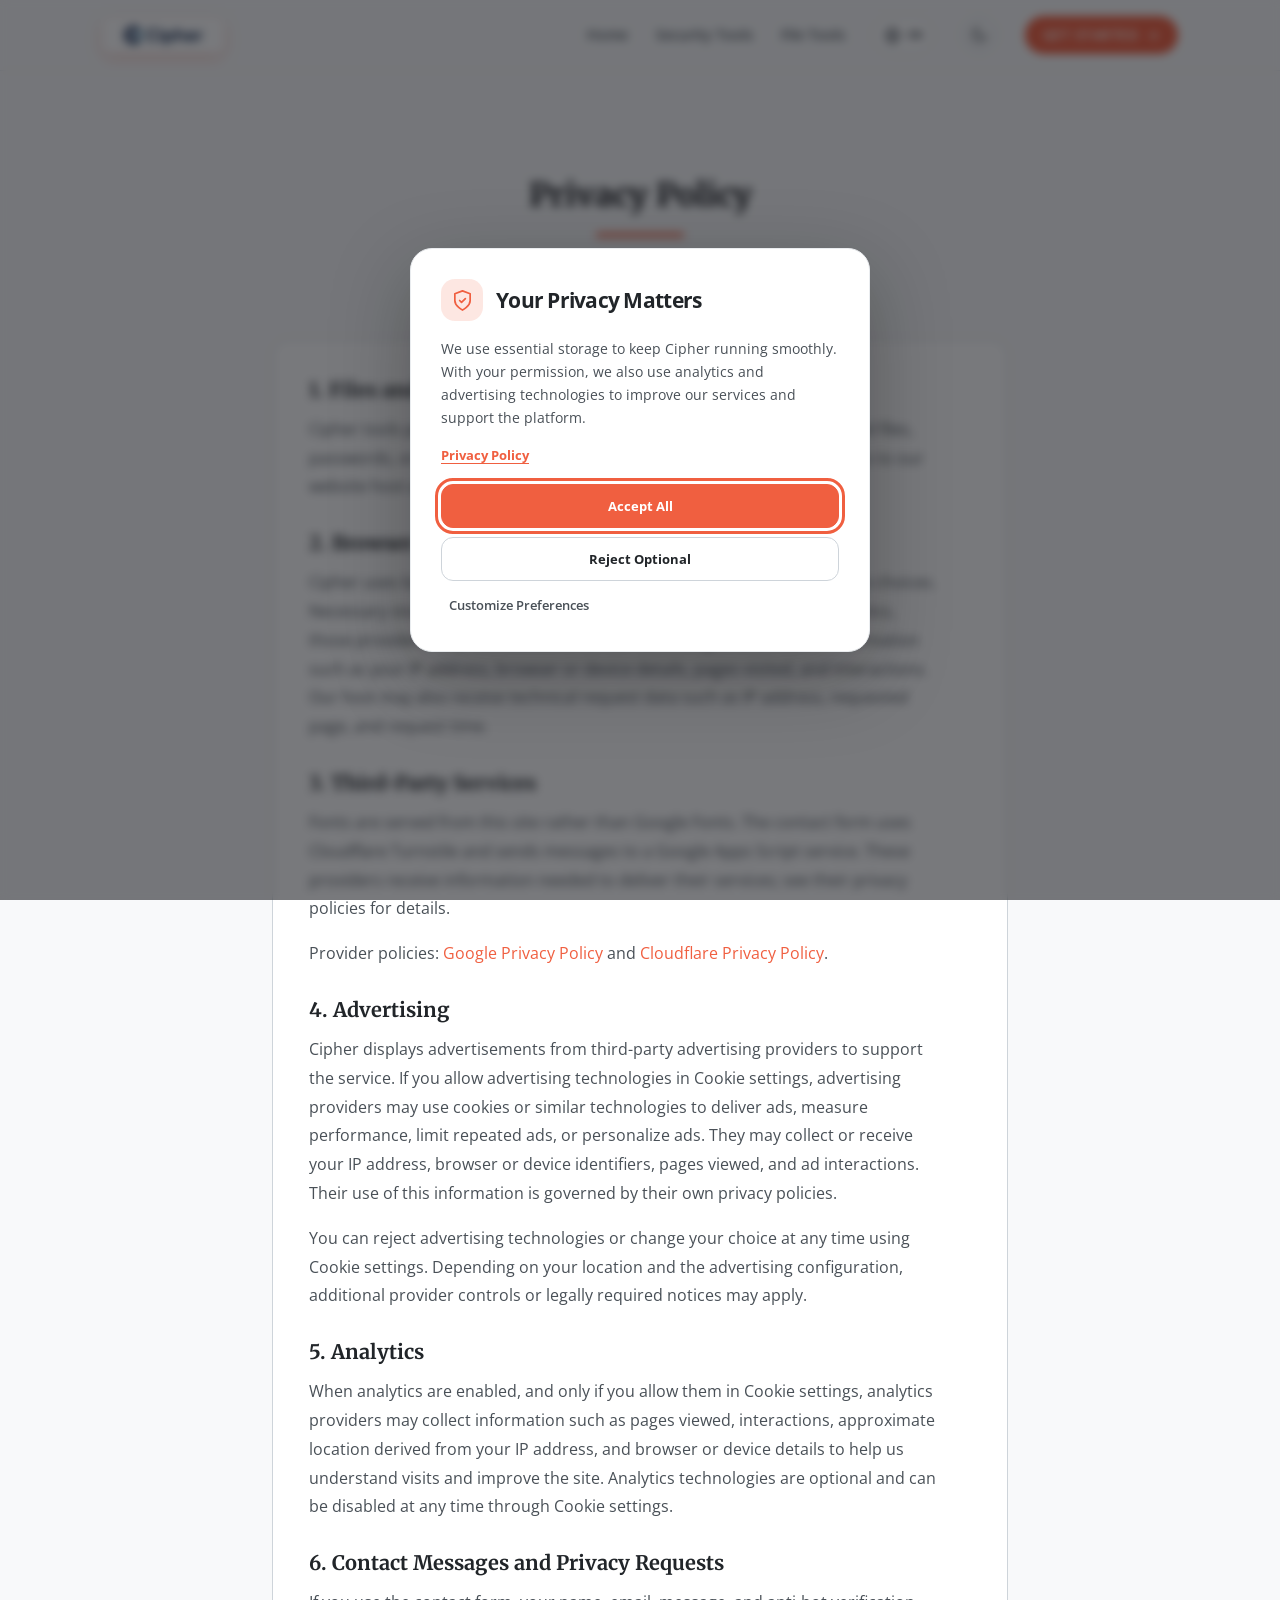
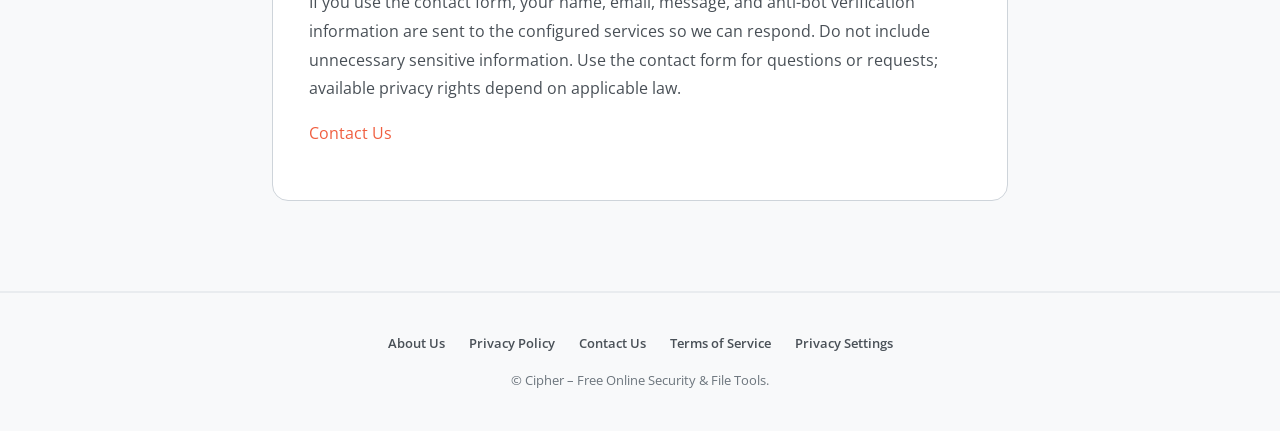
<file: privacy/index.html>
<!DOCTYPE html>
<html lang="en" data-bs-theme="light">

<head>
  <meta charset="UTF-8">
  <title>Privacy Policy – Cipher Security & File Tools</title>
  <meta name="viewport" content="width=device-width, initial-scale=1, maximum-scale=1, user-scalable=no">
  <meta name="theme-color" content="#111317">
  <meta name="robots" content="index, follow">
  <meta name="description"
    content="Learn how Cipher processes files locally and how advertising, analytics, cookies, hosting, and contact services may use information.">
  <meta property="og:type" content="website">
  <meta property="og:title" content="Privacy Policy – Cipher">
  <meta property="og:description"
    content="Cipher's privacy policy for local file processing, advertising, analytics, cookies, and third-party services.">
  <meta property="og:image" content="/images/Cipher.png">
  <link rel="icon" type="image/svg+xml" href="/images/cipher-favicon.svg">
  <link rel="stylesheet" href="/css/fonts.css">
  <link rel="stylesheet" href="/css/styles.css">
  <link rel="stylesheet" href="/css/i18n.css">
</head>

<body>

  <!-- Navigation -->
  <nav class="navbar">
    <div class="container">
      <a href="/" class="nav-brand">
        <span class="nav-brand-media" aria-hidden="true">
          <img src="/images/Cipher.png" alt="Cipher Logo">
        </span>
      </a>
      <button class="menu-toggle" id="menuToggle" type="button" aria-label="Toggle navigation" aria-expanded="false"
        aria-controls="navLinks">
        <span class="menu-toggle-label">Menu</span>
        <svg viewBox="0 0 24 24" aria-hidden="true" fill="none" stroke="currentColor" stroke-width="2"
          stroke-linecap="round">
          <path d="M4 7h16M4 12h16M4 17h16" />
        </svg>
      </button>
      <ul class="nav-links" id="navLinks">
        <li><a href="/">Home</a></li>
        <li><a href="/#security-tools">Security Tools</a></li>
        <li><a href="/#file-tools">File Tools</a></li>
        <li><button class="theme-toggle-btn" title="Toggle Theme" type="button"></button></li>
        <li>
          <a href="/tools/encrypt/" class="btn-nav">
            Protect File
            <svg class="protect-icon" viewBox="0 0 24 24" aria-hidden="true" fill="none" stroke="currentColor"
              stroke-width="2" stroke-linecap="round" stroke-linejoin="round">
              <path d="M5 12h14" />
              <path d="m13 6 6 6-6 6" />
            </svg>
          </a>
        </li>
      </ul>
    </div>
  </nav>

  <!-- Top Ad Slot Placeholder -->
  <div class="container" style="margin-top: 80px;">
  </div>

  <main class="section">
    <div class="container" style="max-width: 800px;">
      <div class="section-header">
        <h1 class="section-title">Privacy Policy</h1>
        <div class="section-divider"></div>
        <p class="section-sub">Last updated: November 5, 2026</p>
      </div>

      <div class="feature-card legal-content">
        <h2>1. Files and Tool Data</h2>
        <p>
          Cipher tools process your inputs in your browser and do not send selected files, passwords, or results to
          Cipher for processing. Your browser still connects to our website host and, where used, third-party services.
        </p>

        <h2>2. Browser Storage, Cookies, and Hosting</h2>
        <p>
          Cipher uses localStorage for interface preferences and to save your cookie choices. Necessary storage
          supports site features. If you allow advertising or analytics, those providers may use cookies or similar
          technologies and receive information such as your IP address, browser or device details, pages visited, and
          interactions. Our host may also receive technical request data such as IP address, requested page, and request
          time.
        </p>

        <h2>3. Third-Party Services</h2>
        <p>
          Fonts are served from this site rather than Google Fonts. The contact form uses Cloudflare Turnstile and sends
          messages to a Google Apps Script service. These providers receive information needed to deliver their services;
          see their privacy policies for details.
        </p>
        <p>
          Provider policies:
          <a href="https://policies.google.com/privacy" rel="noopener noreferrer">Google Privacy Policy</a> and
          <a href="https://www.cloudflare.com/privacypolicy/" rel="noopener noreferrer">Cloudflare Privacy Policy</a>.
        </p>

        <h2>4. Advertising</h2>
        <p>
          Cipher displays advertisements from third-party advertising providers to support the service. If you allow
          advertising technologies in Cookie settings, advertising providers may use cookies or similar technologies to
          deliver ads, measure performance, limit repeated ads, or personalize ads. They may collect or receive your IP
          address, browser or device identifiers, pages viewed, and ad interactions. Their use of this information is
          governed by their own privacy policies.
        </p>
        <p>
          You can reject advertising technologies or change your choice at any time using Cookie settings. Depending on
          your location and the advertising configuration, additional provider controls or legally required notices may
          apply.
        </p>

        <h2>5. Analytics</h2>
        <p>
          When analytics are enabled, and only if you allow them in Cookie settings, analytics providers may collect
          information such as pages viewed, interactions, approximate location derived from your IP address, and
          browser or device details to help us understand visits and improve the site. Analytics technologies are
          optional and can be disabled at any time through Cookie settings.
        </p>

        <h2>6. Contact Messages and Privacy Requests</h2>
        <p>
          If you use the contact form, your name, email, message, and anti-bot verification information are sent to the
          configured services so we can respond. Do not include unnecessary sensitive information. Use the
          contact form for questions or requests; available privacy rights depend on applicable law.
        </p>
        <p><a href="/contact/">Contact Us</a></p>

      </div>

      <!-- Content Ad Slot Placeholder -->
    </div>
  </main>

  <!-- Footer Ad Slot Placeholder -->
  <div class="container">
  </div>

  <!-- Footer -->
  <footer>
    <div class="container" style="display: flex; flex-direction: column; align-items: center; gap: 16px;">
      <div style="display: flex; gap: 24px; flex-wrap: wrap; justify-content: center; font-weight: 600;">
        <a href="/about/" style="color: var(--text-2);">About Us</a>
        <a href="/privacy/" style="color: var(--text-2);">Privacy Policy</a>
        <a href="/contact/" style="color: var(--text-2);">Contact Us</a>
        <a href="/terms/" style="color: var(--text-2);">Terms of Service</a>
      </div>
      <p>&copy; Cipher – Free Online Security & File Tools.</p>
    </div>
  </footer>

  <script src="/js/translations.js"></script>
  <script src="/js/common.js"></script>
</body>

</html>
</file>
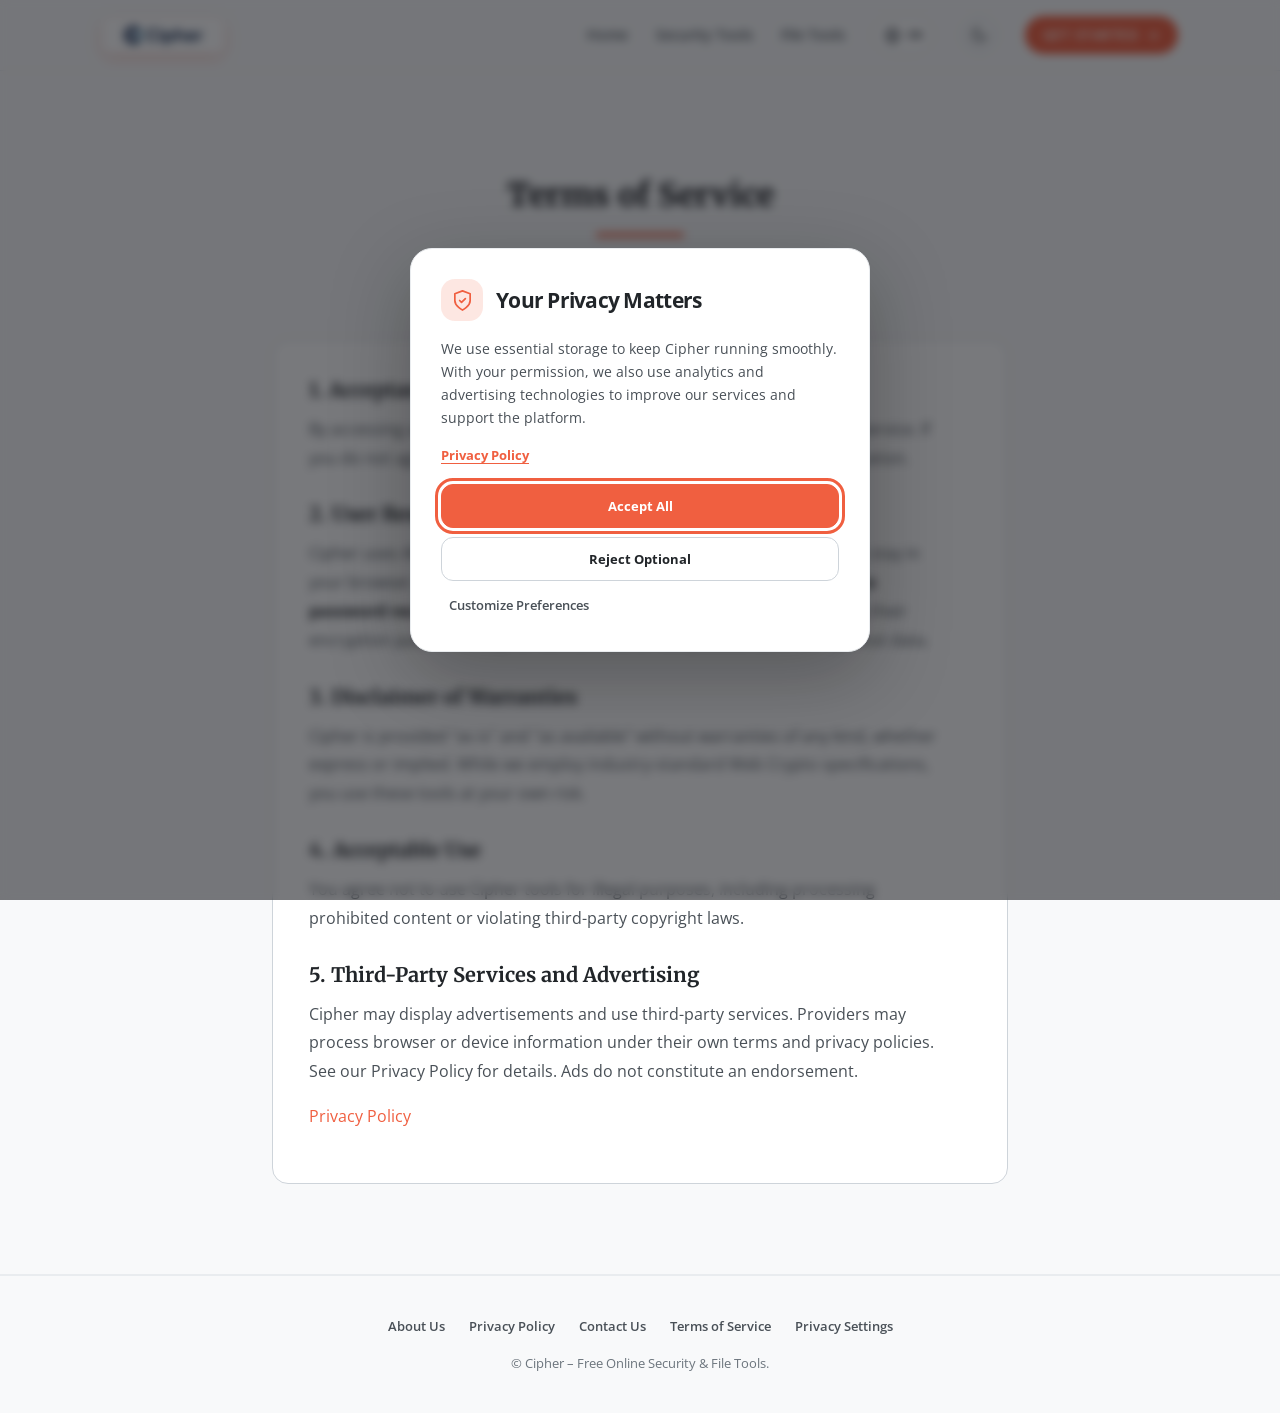
<file: terms/index.html>
<!DOCTYPE html>
<html lang="en" data-bs-theme="light">

<head>
  <meta charset="UTF-8">
  <title>Terms of Service – Cipher Security & File Tools</title>
  <meta name="viewport" content="width=device-width, initial-scale=1, maximum-scale=1, user-scalable=no">
  <meta name="theme-color" content="#111317">
  <meta name="robots" content="index, follow">
  <meta name="description"
    content="Cipher Terms of Service. Terms governing the use of our client-side file encryption, hashing, and utility tools.">
  <meta property="og:type" content="website">
  <meta property="og:title" content="Terms of Service – Cipher">
  <meta property="og:description" content="Cipher Terms of Service for online security and file tools.">
  <meta property="og:image" content="/images/Cipher.png">
  <link rel="icon" type="image/svg+xml" href="/images/cipher-favicon.svg">
  <link rel="stylesheet" href="/css/fonts.css">
  <link rel="stylesheet" href="/css/styles.css">
  <link rel="stylesheet" href="/css/i18n.css">
</head>

<body>

  <!-- Navigation -->
  <nav class="navbar">
    <div class="container">
      <a href="/" class="nav-brand">
        <span class="nav-brand-media" aria-hidden="true">
          <img src="/images/Cipher.png" alt="Cipher Logo">
        </span>
      </a>
      <button class="menu-toggle" id="menuToggle" type="button" aria-label="Toggle navigation" aria-expanded="false"
        aria-controls="navLinks">
        <span class="menu-toggle-label">Menu</span>
        <svg viewBox="0 0 24 24" aria-hidden="true" fill="none" stroke="currentColor" stroke-width="2"
          stroke-linecap="round">
          <path d="M4 7h16M4 12h16M4 17h16" />
        </svg>
      </button>
      <ul class="nav-links" id="navLinks">
        <li><a href="/">Home</a></li>
        <li><a href="/#security-tools">Security Tools</a></li>
        <li><a href="/#file-tools">File Tools</a></li>
        <li><button class="theme-toggle-btn" title="Toggle Theme" type="button"></button></li>
        <li>
          <a href="/tools/encrypt/" class="btn-nav">
            Protect File
            <svg class="protect-icon" viewBox="0 0 24 24" aria-hidden="true" fill="none" stroke="currentColor"
              stroke-width="2" stroke-linecap="round" stroke-linejoin="round">
              <path d="M5 12h14" />
              <path d="m13 6 6 6-6 6" />
            </svg>
          </a>
        </li>
      </ul>
    </div>
  </nav>

  <!-- Top Ad Slot Placeholder -->
  <div class="container" style="margin-top: 80px;">
  </div>

  <main class="section">
    <div class="container" style="max-width: 800px;">
      <div class="section-header">
        <h1 class="section-title">Terms of Service</h1>
        <div class="section-divider"></div>
        <p class="section-sub">Last updated: November 5, 2026</p>
      </div>

      <div class="feature-card legal-content">
        <h2>1. Acceptance of Terms</h2>
        <p>
          By accessing and using Cipher, you agree to be bound by these Terms of Service. If you do not agree to these
          terms, please refrain from using our web application.
        </p>

        <h2>2. User Responsibility & Encryption Passwords</h2>
        <p>
          Cipher uses AES-256-GCM client-side encryption. Your files and passwords stay in your browser and are not sent
          to Cipher for tool processing, so <strong>there is no password recovery option</strong>. Users are solely
          responsible for safely storing their encryption passwords. Cipher cannot recover lost passwords or decrypt
          lost data.
        </p>

        <h2>3. Disclaimer of Warranties</h2>
        <p>
          Cipher is provided "as is" and "as available" without warranties of any kind, whether express or implied.
          While we employ industry-standard Web Crypto specifications, you use these tools at your own risk.
        </p>

        <h2>4. Acceptable Use</h2>
        <p>
          You agree not to use Cipher tools for illegal purposes, including processing prohibited content or violating
          third-party copyright laws.
        </p>

        <h2>5. Third-Party Services and Advertising</h2>
        <p>
          Cipher may display advertisements and use third-party services. Providers may process browser or device
          information under their own terms and privacy policies. See our Privacy Policy for details. Ads do not
          constitute an endorsement.
        </p>
        <p><a href="/privacy/">Privacy Policy</a></p>
      </div>

      <!-- Content Ad Slot Placeholder -->
    </div>
  </main>

  <!-- Footer Ad Slot Placeholder -->
  <div class="container">
  </div>

  <!-- Footer -->
  <footer>
    <div class="container" style="display: flex; flex-direction: column; align-items: center; gap: 16px;">
      <div style="display: flex; gap: 24px; flex-wrap: wrap; justify-content: center; font-weight: 600;">
        <a href="/about/" style="color: var(--text-2);">About Us</a>
        <a href="/privacy/" style="color: var(--text-2);">Privacy Policy</a>
        <a href="/contact/" style="color: var(--text-2);">Contact Us</a>
        <a href="/terms/" style="color: var(--text-2);">Terms of Service</a>
      </div>
      <p>&copy; Cipher – Free Online Security & File Tools.</p>
    </div>
  </footer>

  <script src="/js/translations.js"></script>
  <script src="/js/common.js"></script>
</body>

</html>
</file>
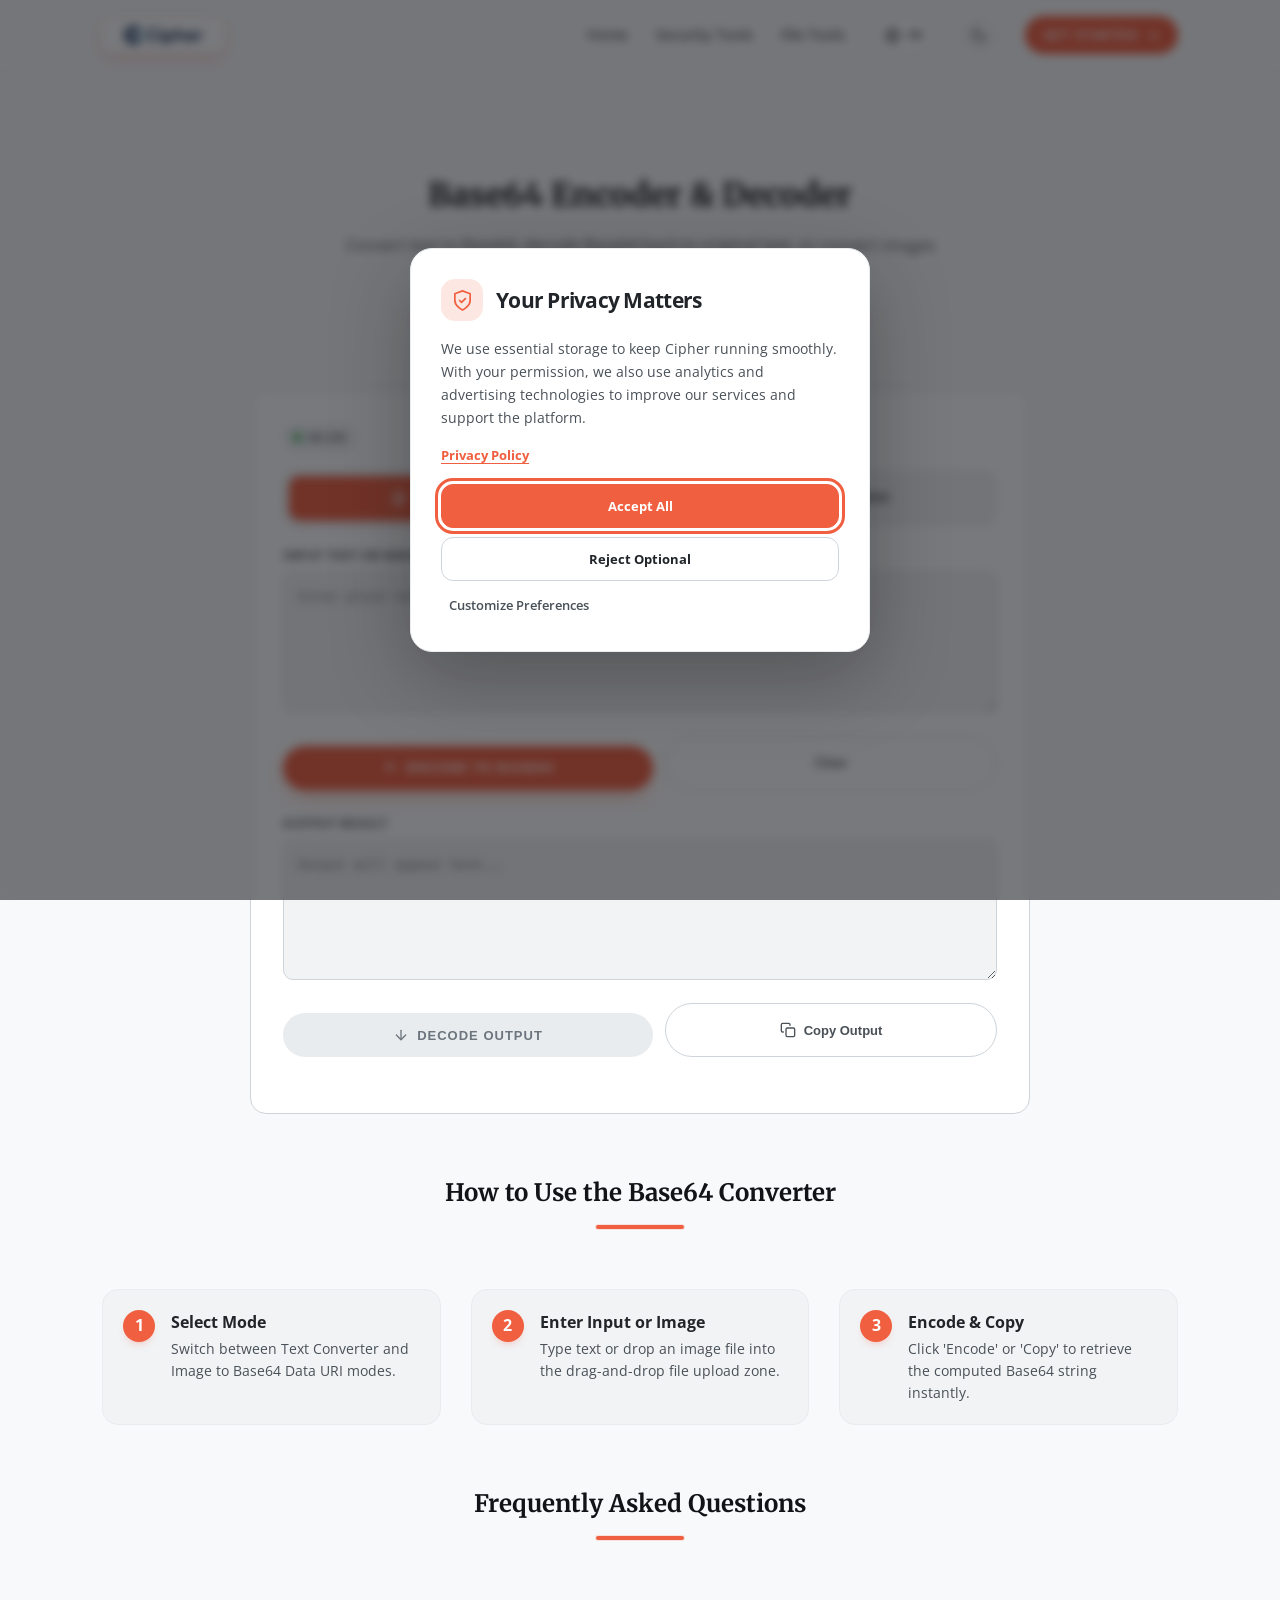
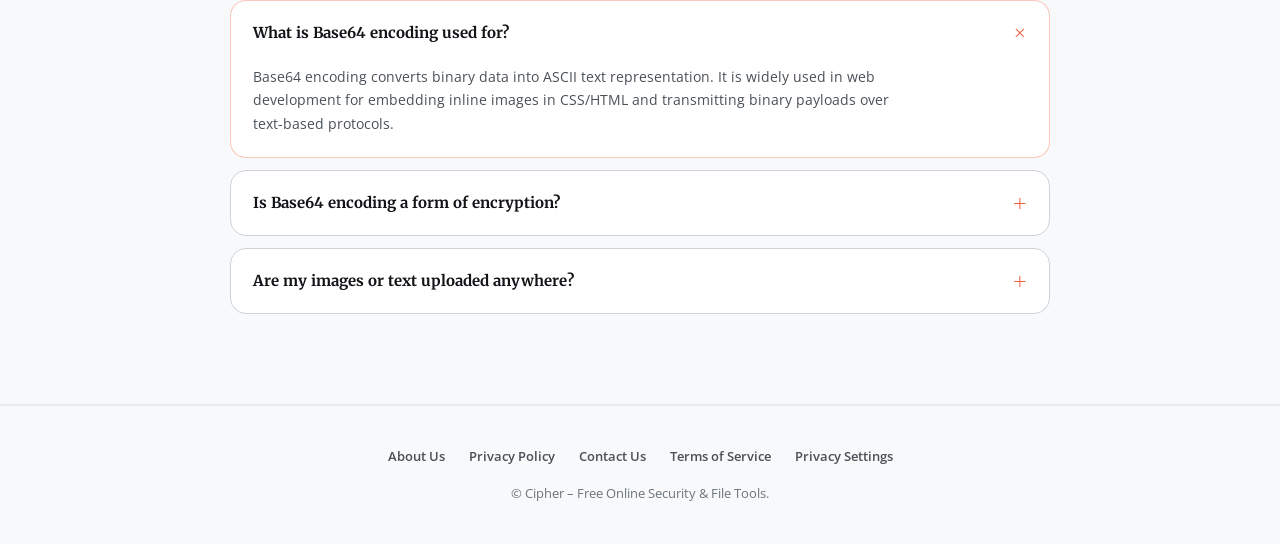
<file: tools/base64/index.html>
<!DOCTYPE html>
<html lang="en" data-bs-theme="light">

<head>

  <meta charset="UTF-8">
  <title>Base64 Encoder & Decoder – Text & Image to Base64 | Cipher</title>
  <meta name="viewport" content="width=device-width, initial-scale=1, maximum-scale=1, user-scalable=no">
  <meta name="theme-color" content="#111317">
  <meta name="robots" content="index, follow">
  <link rel="canonical" href="https://example.com/tools/base64/">
  <meta name="description"
    content="Encode and decode text strings to Base64 and convert image files into Base64 Data URI strings 100% client-side in your browser.">
  <meta name="keywords"
    content="free Base64 encoder, Base64 decoder, image to Base64, offline Base64 converter, private browser tool">
  <meta property="og:type" content="website">
  <meta property="og:title" content="Base64 Encoder & Decoder – Cipher">
  <meta property="og:description"
    content="Convert text and images to Base64 data strings offline with zero server uploads.">
  <meta property="og:url" content="https://example.com/tools/base64/">
  <meta property="og:image" content="/images/Cipher.png">
  <link rel="icon" type="image/svg+xml" href="/images/cipher-favicon.svg">
  <link rel="stylesheet" href="/css/fonts.css">
  <link rel="stylesheet" href="/css/styles.css">
  <link rel="stylesheet" href="/css/i18n.css">
  <style>
    .tool-card-container {
      max-width: 780px;
      margin: 0 auto;
    }

    .tool-badges {
      display: flex;
      justify-content: center;
      flex-wrap: wrap;
      gap: 8px;
      margin-top: 18px;
    }

    .tool-badge {
      display: inline-flex;
      align-items: center;
      min-height: 28px;
      padding: 5px 11px;
      border: 1px solid var(--border-soft);
      border-radius: var(--radius-pill);
      background: rgba(255, 255, 255, 0.025);
      color: var(--text-2);
      font-family: var(--font-mono);
      font-size: 10px;
      font-weight: 500;
      letter-spacing: 0.02em;
    }

    .tool-badge::before {
      content: "";
      width: 5px;
      height: 5px;
      margin-right: 7px;
      border-radius: 50%;
      background: var(--primary);
      box-shadow: 0 0 0 3px var(--primary-dim);
    }

    .base64-mode-tabs {
      display: flex;
      gap: 10px;
      margin-bottom: 20px;
      padding: 5px;
      border: 1px solid var(--border-soft);
      border-radius: 14px;
      background: var(--surface-2);
    }

    .base64-mode-btn {
      flex: 1;
      min-height: 44px;
      padding: 9px 12px;
      background: transparent;
      border: 1px solid transparent;
      border-radius: 10px;
      color: var(--text-2);
      font-weight: 700;
      font-size: 13px;
      cursor: pointer;
      text-transform: uppercase;
      transition: all 0.2s ease;
      display: inline-flex;
      align-items: center;
      justify-content: center;
      gap: 8px;
    }

    .base64-mode-btn svg {
      width: 16px;
      height: 16px;
      transition: transform 0.22s ease;
    }

    .base64-mode-btn:hover svg,
    .base64-mode-btn:focus-visible svg {
      transform: translateY(-1px) scale(1.08);
    }

    .base64-mode-btn.active {
      background: var(--primary);
      color: #fff;
      border-color: var(--primary);
      box-shadow: 0 5px 12px -8px var(--primary);
    }

    .text-area-box {
      width: 100%;
      min-height: 140px;
      background: var(--surface-2);
      border: 1px solid var(--border);
      border-radius: var(--radius-control);
      color: var(--text);
      font-family: var(--font-mono);
      padding: 14px;
      font-size: 14px;
      margin-bottom: 16px;
      resize: vertical;
    }

    .text-area-box:focus {
      outline: none;
      border-color: var(--primary);
      background: var(--surface-3);
    }

    .btn-group {
      display: flex;
      gap: 12px;
      margin-bottom: 24px;
    }

    .btn-group button {
      flex: 1;
    }

    #base64TextStatus,
    #imageBase64Status {
      margin: 8px 0 16px;
      color: var(--text-2);
      font-size: 13px;
    }

    #base64TextStatus:empty,
    #imageBase64Status:empty {
      display: none;
    }

    #base64TextStatus.is-success,
    #imageBase64Status.is-success {
      color: var(--success);
    }

    #base64TextStatus.is-error,
    #imageBase64Status.is-error {
      color: var(--error);
    }

    .img-preview {
      max-width: 100%;
      max-height: 200px;
      border-radius: 8px;
      margin-top: 12px;
      display: none;
      border: 1px solid var(--border);
    }

    .step-card {
      background: var(--surface-2);
      border: 1px solid var(--border-soft);
      border-radius: var(--radius-card);
      padding: 20px;
      display: flex;
      align-items: flex-start;
      gap: 16px;
      transition: transform 0.25s ease, border-color 0.25s ease, box-shadow 0.25s ease;
    }

    .step-card:hover,
    .step-card:focus-within {
      transform: translateY(-4px);
      border-color: var(--primary-line);
      box-shadow: 0 14px 28px -18px rgba(0, 0, 0, 0.8);
    }

    .step-num {
      width: 32px;
      height: 32px;
      background: var(--primary);
      color: #fff;
      border-radius: 50%;
      display: flex;
      align-items: center;
      justify-content: center;
      font-weight: 700;
      flex-shrink: 0;
      position: relative;
      isolation: isolate;
      box-shadow: 0 5px 12px -8px var(--primary);
      animation: stepNumberFloat 4.5s ease-in-out infinite;
      transition: transform 0.25s ease, box-shadow 0.25s ease, background-color 0.25s ease;
    }

    .step-num::after {
      content: "";
      position: absolute;
      inset: -5px;
      border: 1px solid var(--primary-line);
      border-radius: 50%;
      opacity: 0;
      transform: scale(0.7);
      transition: opacity 0.25s ease, transform 0.25s ease;
      z-index: -1;
    }

    .step-card:nth-child(2) .step-num {
      animation-delay: -1.5s;
    }

    .step-card:nth-child(3) .step-num {
      animation-delay: -3s;
    }

    .step-card:hover .step-num,
    .step-card:focus-within .step-num {
      background: var(--primary-hover);
      transform: translateY(-2px) scale(1.08);
      box-shadow: 0 8px 18px -8px var(--primary);
    }

    .step-card:hover .step-num::after,
    .step-card:focus-within .step-num::after {
      opacity: 1;
      transform: scale(1);
    }

    @keyframes stepNumberFloat {

      0%,
      100% {
        transform: translateY(0) rotate(0deg);
      }

      35% {
        transform: translateY(-2px) rotate(-3deg);
      }

      68% {
        transform: translateY(1px) rotate(2deg);
      }
    }

    @media (prefers-reduced-motion: reduce) {

      .base64-mode-btn svg,
      .step-card,
      .step-num {
        animation: none;
        transition: none;
      }

      .step-card:hover,
      .step-card:focus-within {
        transform: none;
      }
    }

    .how-to-section,
    .faq-section-tool {
      margin-top: 60px;
    }

    @media (max-width: 520px) {
      .base64-mode-tabs {
        display: grid;
        grid-template-columns: repeat(2, minmax(0, 1fr));
        gap: 4px;
        padding: 5px;
      }

      .base64-mode-btn {
        min-width: 0;
        min-height: 68px;
        padding: 8px 6px;
        font-size: 12px;
        line-height: 1.2;
        white-space: normal;
        flex-direction: column;
        gap: 6px;
        letter-spacing: 0;
        text-transform: none;
      }

      .base64-mode-btn svg {
        width: 19px;
        height: 19px;
      }

      .base64-mode-btn span {
        max-width: none;
        text-align: center;
        text-wrap: balance;
      }

      .btn-group {
        flex-direction: column;
        gap: 8px;
      }
    }
  </style>
</head>

<body>

  <!-- Header -->
  <nav class="navbar">
    <div class="container">
      <a href="/" class="nav-brand">
        <span class="nav-brand-media" aria-hidden="true">
          <img src="/images/Cipher.png" alt="Cipher Logo">
        </span>
      </a>
      <button class="menu-toggle" id="menuToggle" type="button" aria-label="Toggle navigation" aria-expanded="false"
        aria-controls="navLinks">
        <span class="menu-toggle-label">Menu</span>
        <svg viewBox="0 0 24 24" aria-hidden="true" fill="none" stroke="currentColor" stroke-width="2"
          stroke-linecap="round">
          <path d="M4 7h16M4 12h16M4 17h16" />
        </svg>
      </button>
      <ul class="nav-links" id="navLinks">
        <li><a href="/">Home</a></li>
        <li><a href="/#security-tools">Security Tools</a></li>
        <li><a href="/#file-tools">File Tools</a></li>
        <li><button class="theme-toggle-btn" title="Toggle Theme" type="button"></button></li>
        <li>
          <a href="/tools/encrypt/" class="btn-nav">
            Protect File
            <svg class="protect-icon" viewBox="0 0 24 24" aria-hidden="true" fill="none" stroke="currentColor"
              stroke-width="2" stroke-linecap="round" stroke-linejoin="round">
              <path d="M5 12h14" />
              <path d="m13 6 6 6-6 6" />
            </svg>
          </a>
        </li>
      </ul>
    </div>
  </nav>

  <!-- Top Ad Placeholder -->
  <div class="container" style="margin-top: 80px;">
  </div>

  <!-- Main Tool Container -->
  <main class="section">
    <div class="container">
      <div class="section-header">
        <h1 class="section-title">Base64 Encoder & Decoder</h1>
        <p class="section-sub">Convert text to Base64, decode Base64 back to original text, or convert images to Data
          URL strings.</p>
        <div class="tool-badges" aria-label="Base64 converter benefits">
          <span class="tool-badge">Client-Side Processing</span>
          <span class="tool-badge">Encode Decode</span>
          <span class="tool-badge">Text + Image Support</span>
        </div>
      </div>

      <div class="tool-card-container">
        <div class="feature-card" style="padding: 32px;">

          <!-- Mode Tabs -->
          <div class="base64-mode-tabs">
            <button class="base64-mode-btn active" id="tabTextMode" type="button">
              <svg viewBox="0 0 24 24" aria-hidden="true" fill="none" stroke="currentColor" stroke-width="2"
                stroke-linecap="round" stroke-linejoin="round">
                <path d="M4 5a2 2 0 0 1 2-2h8l6 6v10a2 2 0 0 1-2 2H6a2 2 0 0 1-2-2z"></path>
                <path d="M14 3v6h6"></path>
                <path d="M8 14h8M8 18h5"></path>
              </svg>
              <span>Text Converter</span>
            </button>
            <button class="base64-mode-btn" id="tabImageMode" type="button">
              <svg viewBox="0 0 24 24" aria-hidden="true" fill="none" stroke="currentColor" stroke-width="2"
                stroke-linecap="round" stroke-linejoin="round">
                <rect x="3" y="3" width="18" height="18" rx="2"></rect>
                <circle cx="8.5" cy="8.5" r="1.5"></circle>
                <polyline points="21 15 16 10 5 21"></polyline>
              </svg>
              <span>Image to Base64</span>
            </button>
          </div>

          <!-- TEXT SECTION -->
          <div id="textSection">
            <label class="field-label">Input Text or Base64</label>
            <textarea id="base64InputText" class="text-area-box"
              placeholder="Enter plain text to encode or Base64 string to decode..."></textarea>

            <div class="btn-group">
              <button class="btn-primary" id="btnEncodeText" type="button">
                <svg viewBox="0 0 24 24" aria-hidden="true" fill="none" stroke="currentColor" stroke-width="2"
                  stroke-linecap="round" stroke-linejoin="round">
                  <path d="M12 19V5" />
                  <path d="m5 12 7-7 7 7" />
                </svg>
                <span>Encode to Base64</span>
              </button>
              <button class="btn-ghost" id="btnClearText" type="button" style="margin-top:0;">
                <span>Clear</span>
              </button>
            </div>

            <label class="field-label">Output Result</label>
            <textarea id="base64OutputText" class="text-area-box" readonly
              placeholder="Output will appear here..."></textarea>
            <p id="base64TextStatus" role="status" aria-live="polite"></p>

            <div class="btn-group">
              <button class="btn-primary" id="btnDecodeOutput" type="button" disabled>
                <svg viewBox="0 0 24 24" aria-hidden="true" fill="none" stroke="currentColor" stroke-width="2"
                  stroke-linecap="round" stroke-linejoin="round">
                  <path d="M12 5v14" />
                  <path d="m19 12-7 7-7-7" />
                </svg>
                <span>Decode Output</span>
              </button>
              <button class="btn-ghost" id="btnCopyTextResult" type="button" style="margin-top:0;">
                <svg viewBox="0 0 24 24" aria-hidden="true" fill="none" stroke="currentColor" stroke-width="2"
                  stroke-linecap="round" stroke-linejoin="round">
                  <rect x="9" y="9" width="13" height="13" rx="2" />
                  <path d="M5 15H4a2 2 0 0 1-2-2V4a2 2 0 0 1 2-2h9a2 2 0 0 1 2 2v1" />
                </svg>
                <span>Copy Output</span>
              </button>
            </div>
          </div>

          <!-- IMAGE SECTION -->
          <div id="imageSection" style="display: none;">
            <div class="dropzone" id="imgDropzone" style="margin-bottom: 20px;">
              <div class="dz-icon">
                <svg viewBox="0 0 24 24" fill="none" stroke="currentColor" stroke-width="2" stroke-linecap="round"
                  stroke-linejoin="round">
                  <rect x="3" y="3" width="18" height="18" rx="2" ry="2"></rect>
                  <circle cx="8.5" cy="8.5" r="1.5"></circle>
                  <polyline points="21 15 16 10 5 21"></polyline>
                </svg>
              </div>
              <div class="dz-title" id="imgDropTitle">Drop an image here</div>
              <div class="dz-sub">or <b>click to browse</b> (PNG, JPEG, WebP, SVG)</div>
              <input type="file" id="imgFileInput" accept="image/*" style="display: none;">
            </div>
            <p id="imageBase64Status" role="status" aria-live="polite"></p>

            <center><img id="imagePreview" class="img-preview" alt="Image Preview"></center>

            <div style="margin-top: 20px;">
              <label class="field-label">Base64 Data URI Output</label>
              <textarea id="base64ImageOutput" class="text-area-box" readonly
                placeholder="Base64 Data URI will appear here..."></textarea>
              <button class="btn-primary" id="btnCopyImageBase64" type="button">
                <svg viewBox="0 0 24 24" aria-hidden="true" fill="none" stroke="currentColor" stroke-width="2"
                  stroke-linecap="round" stroke-linejoin="round">
                  <rect x="9" y="9" width="13" height="13" rx="2" />
                  <path d="M5 15H4a2 2 0 0 1-2-2V4a2 2 0 0 1 2-2h9a2 2 0 0 1 2 2v1" />
                </svg>
                <span>Copy Base64 String</span>
              </button>
            </div>
          </div>

        </div>
      </div>

      <!-- Tool Ad Placeholder -->

      <!-- How to Use Section -->
      <section class="how-to-section">
        <div class="section-header">
          <h2 class="section-title" style="font-size: 24px;">How to Use the Base64 Converter</h2>
          <div class="section-divider"></div>
        </div>
        <div class="grid-3">
          <div class="step-card">
            <div class="step-num">1</div>
            <div>
              <h3 style="font-size: 16px; margin-bottom: 4px; color: var(--text);">Select Mode</h3>
              <p style="font-size: 13.5px; color: var(--text-2);">Switch between Text Converter and Image to Base64 Data
                URI modes.</p>
            </div>
          </div>
          <div class="step-card">
            <div class="step-num">2</div>
            <div>
              <h3 style="font-size: 16px; margin-bottom: 4px; color: var(--text);">Enter Input or Image</h3>
              <p style="font-size: 13.5px; color: var(--text-2);">Type text or drop an image file into the drag-and-drop
                file upload zone.</p>
            </div>
          </div>
          <div class="step-card">
            <div class="step-num">3</div>
            <div>
              <h3 style="font-size: 16px; margin-bottom: 4px; color: var(--text);">Encode & Copy</h3>
              <p style="font-size: 13.5px; color: var(--text-2);">Click 'Encode' or 'Copy' to retrieve the computed
                Base64 string instantly.</p>
            </div>
          </div>
        </div>
      </section>

      <!-- FAQ Section -->
      <section class="faq-section-tool">
        <div class="section-header">
          <h2 class="section-title" style="font-size: 24px;">Frequently Asked Questions</h2>
          <div class="section-divider"></div>
        </div>
        <div class="faq-list">
          <details class="faq-item" open>
            <summary>What is Base64 encoding used for?</summary>
            <div class="faq-answer">
              <p>Base64 encoding converts binary data into ASCII text representation. It is widely used in web
                development for embedding inline images in CSS/HTML and transmitting binary payloads over text-based
                protocols.</p>
            </div>
          </details>
          <details class="faq-item">
            <summary>Is Base64 encoding a form of encryption?</summary>
            <div class="faq-answer">
              <p>No. Base64 is an encoding format, not encryption. Anyone can decode Base64 data. If you need
                confidential encryption, use our AES-256 File Encryptor tool.</p>
            </div>
          </details>
          <details class="faq-item">
            <summary>Are my images or text uploaded anywhere?</summary>
            <div class="faq-answer">
              <p>No. All text string and image file reader conversions occur locally in your browser DOM.</p>
            </div>
          </details>
        </div>
      </section>

    </div>
  </main>

  <!-- Footer Ad Placeholder -->
  <div class="container">
  </div>

  <!-- Footer -->
  <footer>
    <div class="container" style="display: flex; flex-direction: column; align-items: center; gap: 16px;">
      <div style="display: flex; gap: 24px; flex-wrap: wrap; justify-content: center; font-weight: 600;">
        <a href="/about/" style="color: var(--text-2);">About Us</a>
        <a href="/privacy/" style="color: var(--text-2);">Privacy Policy</a>
        <a href="/contact/" style="color: var(--text-2);">Contact Us</a>
        <a href="/terms/" style="color: var(--text-2);">Terms of Service</a>
      </div>
      <p>&copy; Cipher – Free Online Security & File Tools.</p>
    </div>
  </footer>

  <script src="/js/translations.js"></script>
  <script src="/js/common.js"></script>
  <script>
    document.addEventListener('DOMContentLoaded', () => {
      const tabTextMode = document.getElementById('tabTextMode');
      const tabImageMode = document.getElementById('tabImageMode');
      const textSection = document.getElementById('textSection');
      const imageSection = document.getElementById('imageSection');

      const base64InputText = document.getElementById('base64InputText');
      const base64OutputText = document.getElementById('base64OutputText');
      const base64TextStatus = document.getElementById('base64TextStatus');
      const btnEncodeText = document.getElementById('btnEncodeText');
      const btnDecodeOutput = document.getElementById('btnDecodeOutput');
      const btnClearText = document.getElementById('btnClearText');
      const btnCopyTextResult = document.getElementById('btnCopyTextResult');

      const imgDropzone = document.getElementById('imgDropzone');
      const imgFileInput = document.getElementById('imgFileInput');
      const imgDropTitle = document.getElementById('imgDropTitle');
      const imagePreview = document.getElementById('imagePreview');
      const base64ImageOutput = document.getElementById('base64ImageOutput');
      const imageBase64Status = document.getElementById('imageBase64Status');
      const btnCopyImageBase64 = document.getElementById('btnCopyImageBase64');

      function updateStatus(element, message, type = 'info') {
        element.textContent = message;
        element.classList.toggle('is-success', type === 'success');
        element.classList.toggle('is-error', type === 'error');
      }

      tabTextMode.addEventListener('click', () => {
        tabTextMode.classList.add('active');
        tabImageMode.classList.remove('active');
        textSection.style.display = 'block';
        imageSection.style.display = 'none';
      });

      tabImageMode.addEventListener('click', () => {
        tabImageMode.classList.add('active');
        tabTextMode.classList.remove('active');
        imageSection.style.display = 'block';
        textSection.style.display = 'none';
      });

      let lastEncodedValue = '';
      let lastEncodedInput = '';

      function setTextStatus(message) {
        const type = message === 'Base64 encoded successfully.' || message === 'Base64 decoded successfully.'
          ? 'success'
          : /Invalid Base64|Could not|valid UTF-8/.test(message)
            ? 'error'
            : 'info';
        updateStatus(base64TextStatus, message, type);
      }

      function clearTextFields() {
        base64InputText.value = '';
        base64OutputText.value = '';
        lastEncodedValue = '';
        lastEncodedInput = '';
        setTextStatus('');
        btnDecodeOutput.disabled = true;
      }

      function updateDecodeButton() {
        const hasEncodedOutput = lastEncodedValue && base64OutputText.value === lastEncodedValue;
        btnDecodeOutput.disabled = !hasEncodedOutput && !base64InputText.value.trim();
      }

      function decodeBase64Bytes(value) {
        const compact = value.replace(/\s+/g, '');
        if (!compact || !/^[A-Za-z0-9+/]*={0,2}$/.test(compact)) return null;

        const unpadded = compact.replace(/=+$/, '');
        const remainder = unpadded.length % 4;
        if (remainder === 1) return null;

        const requiredPadding = (4 - remainder) % 4;
        const suppliedPadding = compact.length - unpadded.length;
        if (suppliedPadding && (compact.length % 4 !== 0 || suppliedPadding !== requiredPadding)) return null;

        try {
          const binary = atob(unpadded + '='.repeat(requiredPadding));
          const bytes = Uint8Array.from(binary, character => character.charCodeAt(0));
          if (bytesToBase64(bytes) !== unpadded + '='.repeat(requiredPadding)) return null;
          return bytes;
        } catch {
          return null;
        }
      }

      function encodeText() {
        const value = base64InputText.value;
        if (!value) {
          lastEncodedValue = '';
          lastEncodedInput = '';
          updateDecodeButton();
          setTextStatus('Enter text to encode.');
          return;
        }

        try {
          const bytes = new TextEncoder().encode(value);
          const encoded = bytesToBase64(bytes);
          base64OutputText.value = encoded;
          lastEncodedValue = encoded;
          lastEncodedInput = value;
          setTextStatus('Base64 encoded successfully.');
          updateDecodeButton();
        } catch (error) {
          lastEncodedValue = '';
          lastEncodedInput = '';
          updateDecodeButton();
          setTextStatus(`Could not encode text: ${error.message}`);
        }
      }

      function decodeText(value) {
        const input = value.trim();
        if (!input) {
          setTextStatus('Enter a Base64 string to decode.');
          return false;
        }

        const bytes = decodeBase64Bytes(input);
        if (!bytes) {
          setTextStatus('Invalid Base64 string.');
          return false;
        }

        try {
          base64OutputText.value = new TextDecoder('utf-8', { fatal: true }).decode(bytes);
          lastEncodedValue = '';
          lastEncodedInput = '';
          setTextStatus('Base64 decoded successfully.');
          updateDecodeButton();
          return true;
        } catch {
          setTextStatus('Base64 is valid, but it does not contain valid UTF-8 text.');
          return false;
        }
      }

      btnEncodeText.addEventListener('click', encodeText);
      btnDecodeOutput.addEventListener('click', () => {
        const source = lastEncodedValue && base64OutputText.value === lastEncodedValue
          ? base64OutputText.value
          : base64InputText.value;
        decodeText(source);
      });
      btnClearText.addEventListener('click', clearTextFields);
      base64InputText.addEventListener('input', () => {
        if (base64InputText.value !== lastEncodedInput) {
          lastEncodedValue = '';
          lastEncodedInput = '';
        }
        updateDecodeButton();
        setTextStatus(base64OutputText.value
          ? 'Input changed. The existing output is unchanged until you encode or decode.'
          : '');
      });

      btnCopyTextResult.addEventListener('click', () => {
        if (base64OutputText.value) {
          navigator.clipboard.writeText(base64OutputText.value).then(() => {
            const orig = btnCopyTextResult.textContent;
            btnCopyTextResult.textContent = 'Copied!';
            setTimeout(() => btnCopyTextResult.textContent = orig, 1500);
          }).catch(error => setTextStatus(`Could not copy output: ${error.message}`));
        }
      });

      function bytesToBase64(bytes) {
        const chunkSize = 0x6000;
        let result = '';
        for (let offset = 0; offset < bytes.length; offset += chunkSize) {
          const chunk = bytes.subarray(offset, offset + chunkSize);
          let binary = '';
          for (let index = 0; index < chunk.length; index++) {
            binary += String.fromCharCode(chunk[index]);
          }
          result += btoa(binary);
        }
        return result;
      }

      async function processImageFile(file) {
        if (!file) return;
        if (!file.type.startsWith('image/')) {
          updateStatus(imageBase64Status, 'Please choose a valid image file.', 'error');
          return;
        }

        imgDropTitle.textContent = file.name;
        imgDropTitle.title = file.name;
        updateStatus(imageBase64Status, 'Converting image locally…');
        base64ImageOutput.value = '';
        imagePreview.removeAttribute('src');
        imagePreview.style.display = 'none';
        btnCopyImageBase64.disabled = true;

        try {
          const bytes = new Uint8Array(await file.arrayBuffer());
          const mimeType = file.type || 'application/octet-stream';
          const dataUrl = `data:${mimeType};base64,${bytesToBase64(bytes)}`;
          base64ImageOutput.value = dataUrl;
          imagePreview.src = dataUrl;
          imagePreview.style.display = 'block';
          updateStatus(imageBase64Status, `Converted ${file.name} (${mimeType}) to a Base64 data URI.`, 'success');
          btnCopyImageBase64.disabled = false;
        } catch (error) {
          updateStatus(imageBase64Status, `Could not convert image: ${error.message}`, 'error');
        }
      }

      imgDropzone.addEventListener('click', () => imgFileInput.click());
      imgFileInput.addEventListener('change', (event) => {
        processImageFile(event.target.files?.[0]);
      });

      ['dragenter', 'dragover'].forEach(evt => {
        imgDropzone.addEventListener(evt, (e) => {
          e.preventDefault();
          imgDropzone.classList.add('drag');
        });
      });

      ['dragleave', 'drop'].forEach(evt => {
        imgDropzone.addEventListener(evt, (e) => {
          e.preventDefault();
          imgDropzone.classList.remove('drag');
        });
      });

      imgDropzone.addEventListener('drop', (event) => {
        processImageFile(event.dataTransfer.files?.[0]);
      });

      btnCopyImageBase64.addEventListener('click', () => {
        if (base64ImageOutput.value) {
          navigator.clipboard.writeText(base64ImageOutput.value).then(() => {
            const orig = btnCopyImageBase64.textContent;
            btnCopyImageBase64.textContent = 'Copied!';
            setTimeout(() => btnCopyImageBase64.textContent = orig, 1500);
          }).catch(error => {
            updateStatus(imageBase64Status, `Could not copy image data URI: ${error.message}`, 'error');
          });
        }
      });
    });
  </script>
</body>

</html>
</file>
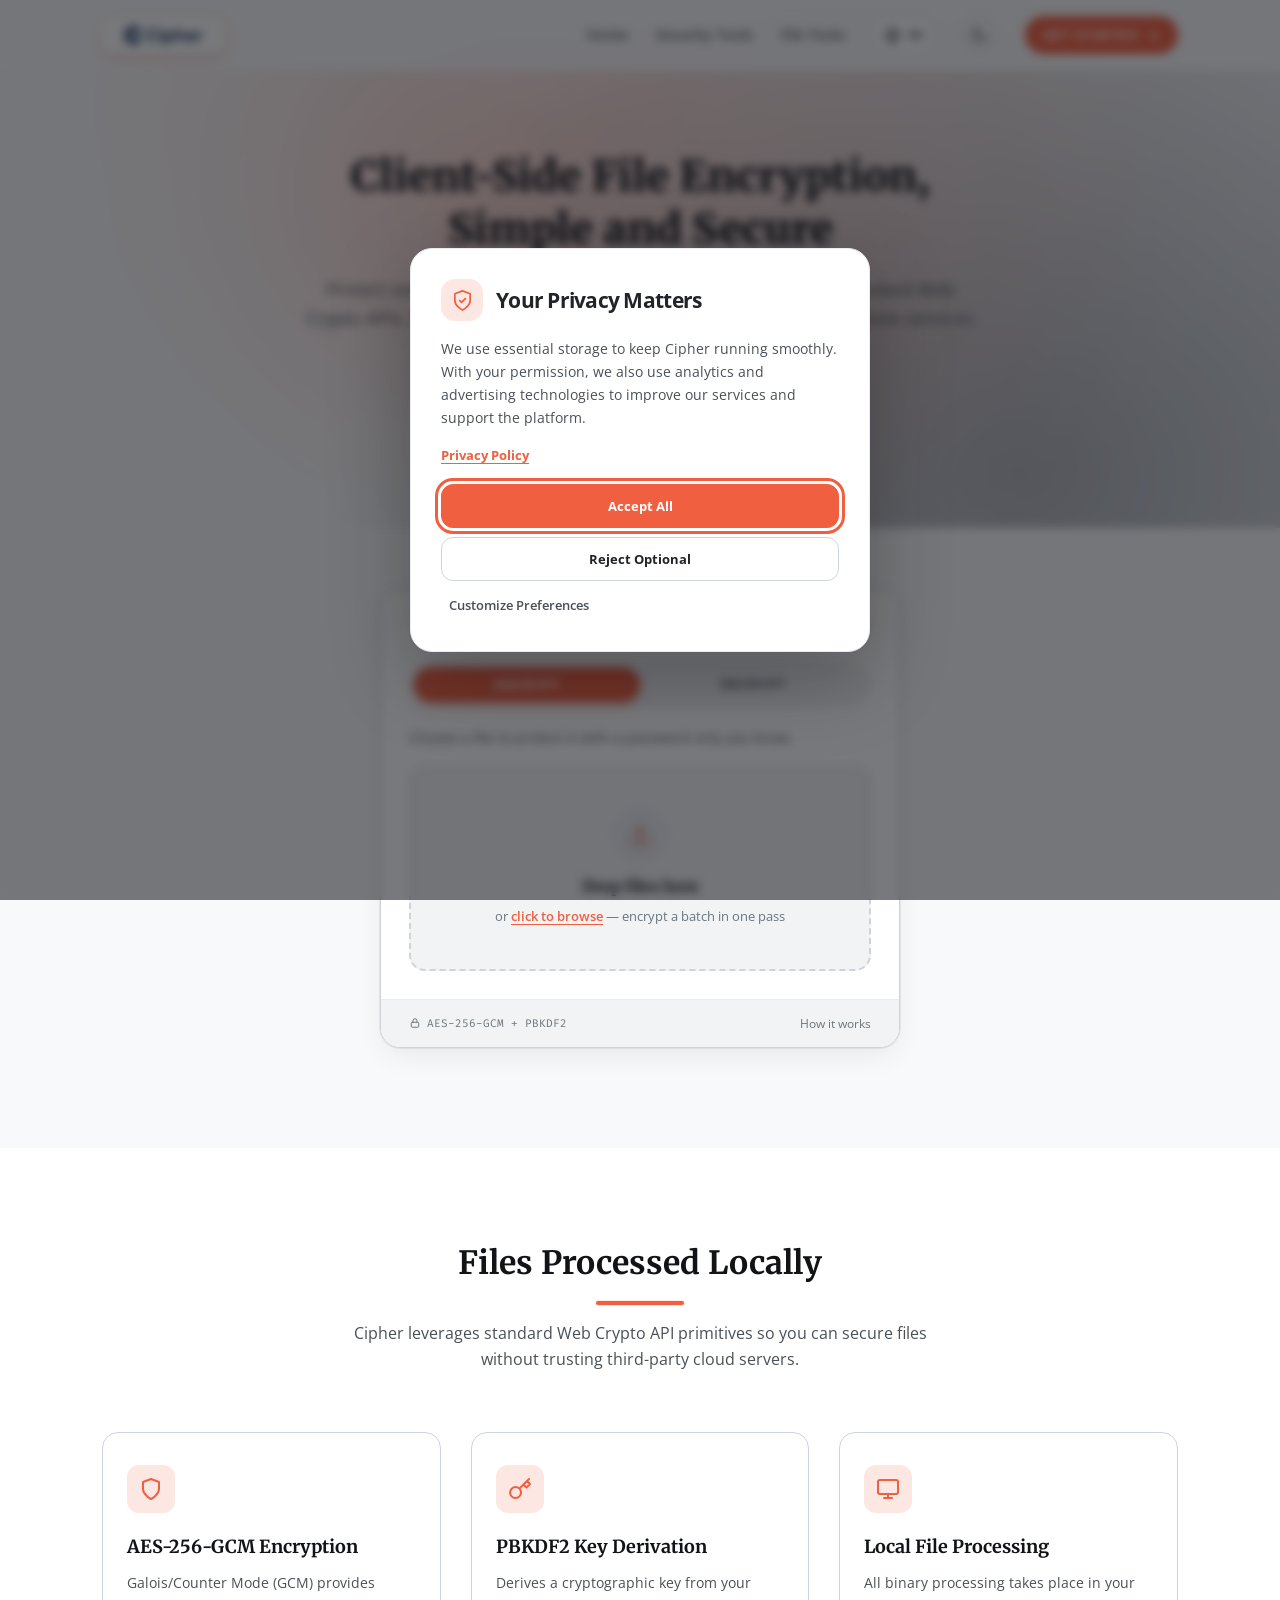
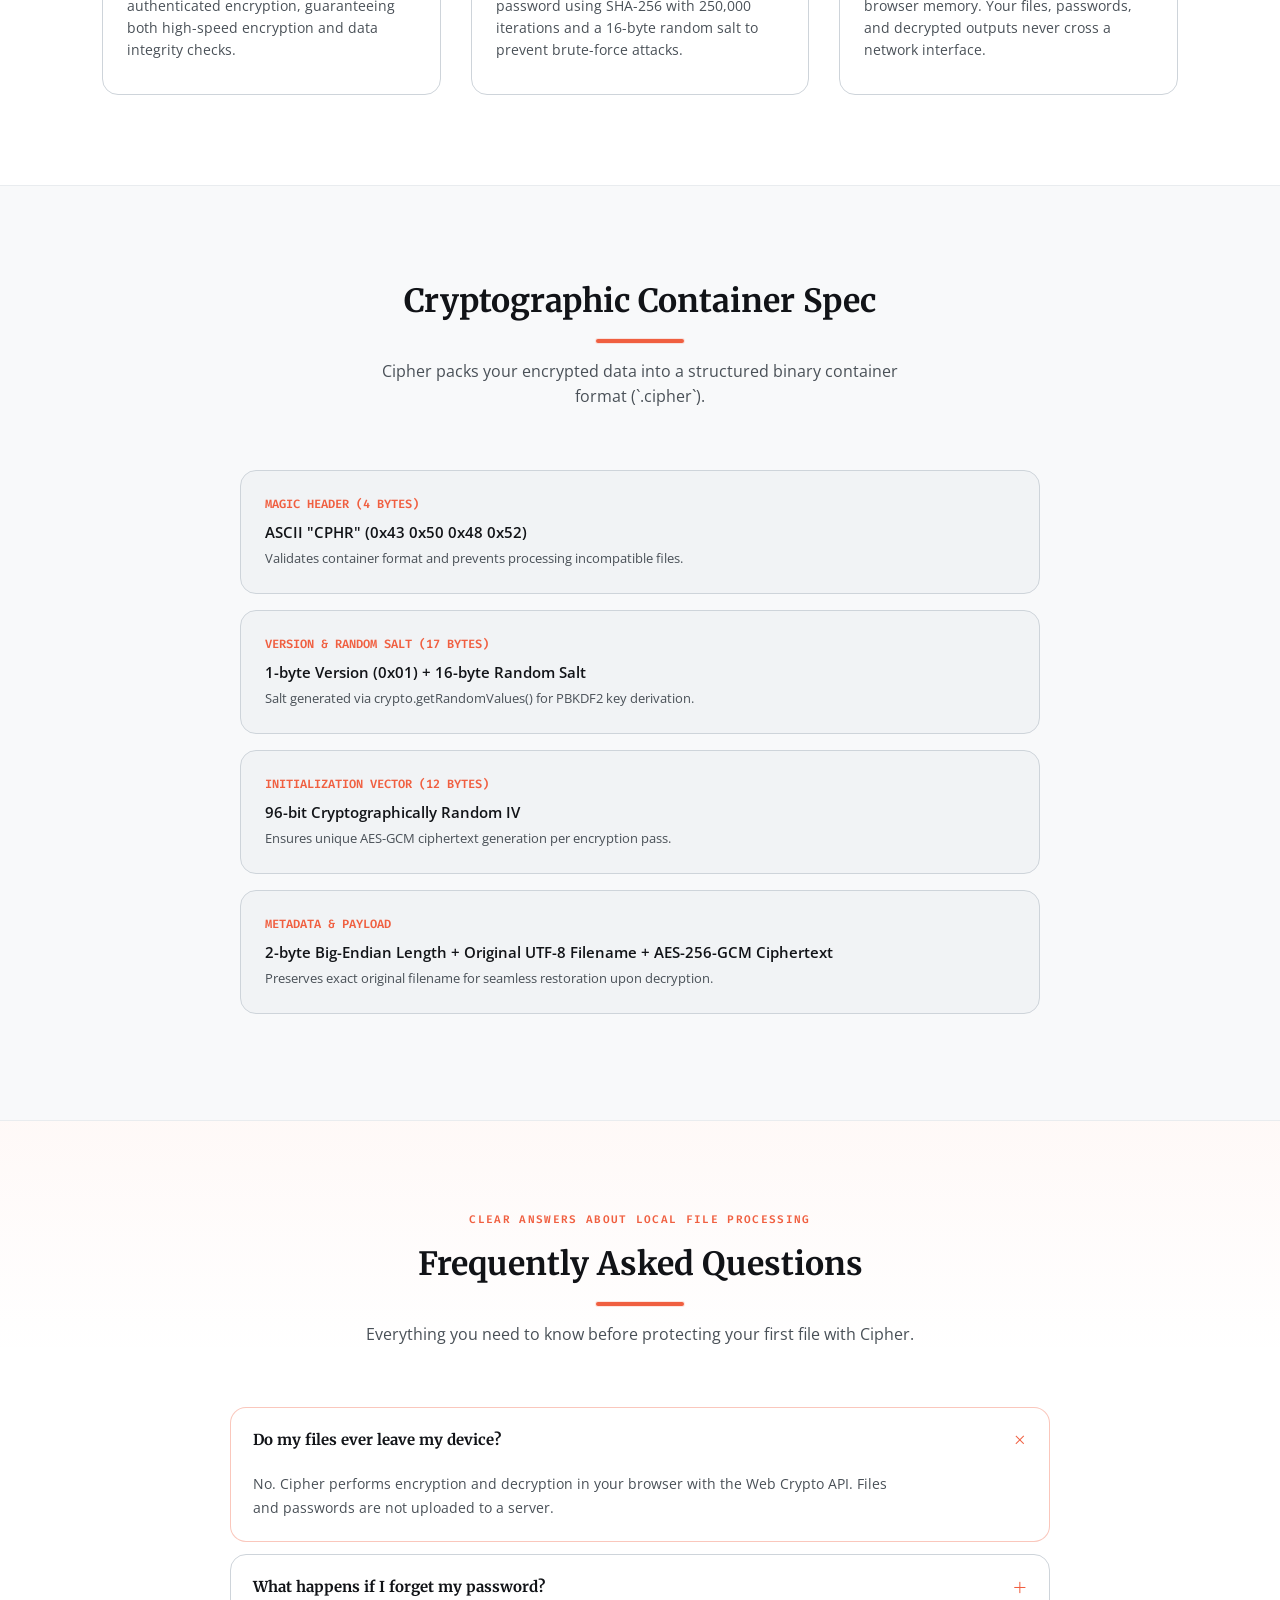
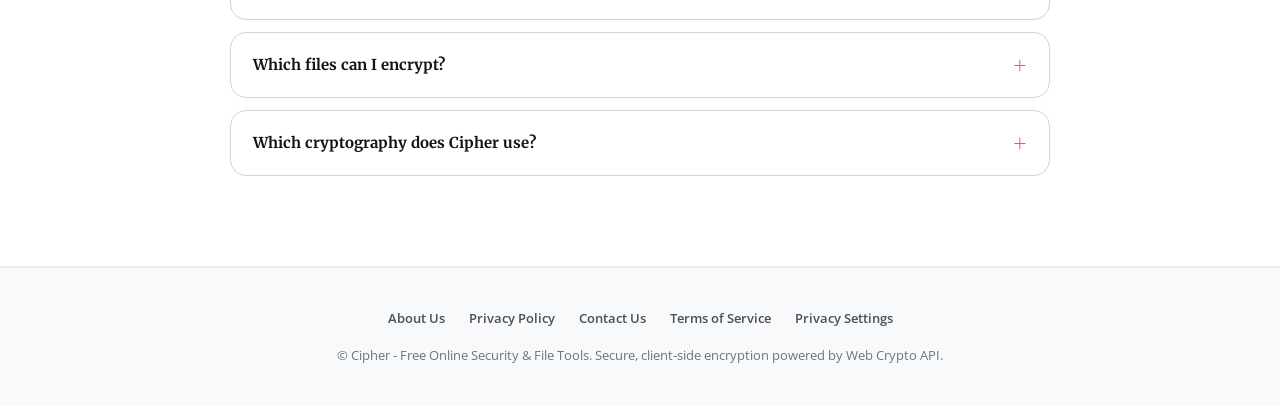
<file: tools/encrypt/index.html>
<!DOCTYPE html>
<html lang="en" data-bs-theme="light">

<head>
  <meta charset="UTF-8">
  <title>Cipher - Free Online Security &amp; File Tools</title>
  <meta name="viewport" content="width=device-width, initial-scale=1, maximum-scale=1, user-scalable=no">
  <meta name="theme-color" content="#111317">
  <meta name="apple-mobile-web-app-title" content="Cipher">
  <meta name="robots" content="index, follow">
  <link rel="canonical" href="https://example.com/tools/encrypt/">
  <meta name="description"
    content="Encrypt and decrypt files in your browser with AES-256-GCM and PBKDF2. Files are processed locally; third-party website services may still receive browser data.">
  <meta name="keywords"
    content="free file encryption, AES-256-GCM encryptor, offline file encryption, private file protection, browser encryption, no upload encryptor">
  <meta property="og:type" content="website">
  <meta property="og:title" content="Cipher - Secure Client-Side File Encryptor">
  <meta property="og:description"
    content="Protect files with AES-256-GCM encryption in your browser. File processing is local; see our Privacy Policy for third-party services.">
  <meta property="og:url" content="https://example.com/tools/encrypt/">
  <meta property="og:image" content="/images/Cipher.png">
  <meta name="twitter:card" content="summary">
  <meta name="twitter:title" content="Cipher - Secure Client-Side File Encryptor">
  <meta name="twitter:description"
    content="Protect sensitive files privately in your browser with secure client-side encryption.">
  <link rel="icon" type="image/svg+xml" href="/images/cipher-favicon.svg">
  <link rel="stylesheet" href="/css/fonts.css">
  <link rel="stylesheet" href="/css/styles.css">
  <link rel="stylesheet" href="/css/i18n.css">
  <script type="application/ld+json">
    {
      "@context": "https://schema.org",
      "@type": "WebApplication",
      "name": "Cipher - Free Online Security & File Tools",
      "applicationCategory": "SecurityApplication",
      "operatingSystem": "Any",
      "description": "A private, client-side file encryption tool using AES-256-GCM and PBKDF2.",
      "browserRequirements": "Requires a modern browser with Web Crypto API support.",
      "featureList": ["Client-side file encryption", "AES-256-GCM", "PBKDF2 password protection", "Offline capable"]
    }
  </script>
</head>

<body>

  <!-- Navigation -->
  <nav class="navbar">
    <div class="container">
      <a href="/" class="nav-brand">
        <span class="nav-brand-media" aria-hidden="true">
          <img src="/images/Cipher.png" alt="Cipher Logo">
        </span>
      </a>
      <button class="menu-toggle" id="menuToggle" type="button" aria-label="Toggle navigation" aria-expanded="false"
        aria-controls="navLinks">
        <span class="menu-toggle-label">Menu</span>
        <svg viewBox="0 0 24 24" aria-hidden="true" fill="none" stroke="currentColor" stroke-width="2"
          stroke-linecap="round">
          <path d="M4 7h16M4 12h16M4 17h16" />
        </svg>
      </button>
      <ul class="nav-links" id="navLinks">
        <li><a href="/">Home</a></li>
        <li><a href="/#security-tools">Security Tools</a></li>
        <li><a href="/#file-tools">File Tools</a></li>
        <li><button class="theme-toggle-btn" title="Toggle Theme" type="button"></button></li>
        <li><a href="#encryptor" class="btn-nav">Protect File <svg class="protect-icon" viewBox="0 0 24 24"
              aria-hidden="true" fill="none" stroke="currentColor" stroke-width="2" stroke-linecap="round"
              stroke-linejoin="round">
              <path d="M5 12h14" />
              <path d="m13 6 6 6-6 6" />
            </svg></a></li>
      </ul>
    </div>
  </nav>

  <!-- Hero Section -->
  <header class="masthead">
    <div class="container">
      <h1 class="masthead-title">Client-Side File Encryption,<br>Simple and Secure</h1>
      <p class="masthead-subtitle">Protect sensitive files with password encryption powered by standard Web Crypto APIs.
        File encryption runs locally in your browser; other website services may process browser data.</p>
      <a href="#encryptor" class="hero-cta">
        <svg viewBox="0 0 24 24" width="18" height="18" fill="none" stroke="currentColor" stroke-width="2.2"
          stroke-linecap="round" stroke-linejoin="round">
          <rect x="4.5" y="10.5" width="15" height="10" rx="2.2" />
          <path d="M8 10.5V7.5a4 4 0 0 1 8 0v3" />
        </svg>
        Launch Encryptor
      </a>
    </div>
  </header>

  <!-- Encryptor App Section -->
  <section id="encryptor" class="tool-section">
    <div class="container">
      <div class="window" id="window">

        <!-- Window Header -->
        <div class="window-header">
          <div class="brand">
          </div>
          <div class="window-status-actions">
            <div class="local-pill" id="localStatus"><span class="dot"></span><span id="localStatusText">Online</span>
            </div>
          </div>
        </div>

        <!-- Mode Selector -->
        <div class="segmented" id="segmented" data-mode="encrypt">
          <div class="thumb"></div>
          <button data-mode-btn="encrypt" class="active">Encrypt</button>
          <button data-mode-btn="decrypt">Decrypt</button>
        </div>

        <!-- Body Copy & Panels -->
        <div class="body-copy">
          <p class="headline" id="headline">Choose a file to protect it with a password only you know.</p>

          <!-- Hidden File Input -->
          <input type="file" id="fileInput" multiple>

          <!-- PANEL: EMPTY (Dropzone) -->
          <div data-panel="empty" class="on">
            <div class="dropzone" id="dropzone">
              <div class="dz-icon">
                <svg viewBox="0 0 24 24" fill="none" stroke-width="2" stroke-linecap="round" stroke-linejoin="round">
                  <path d="M12 16V4" />
                  <path d="M7 9l5-5 5 5" />
                  <path d="M4 16v3a2 2 0 0 0 2 2h12a2 2 0 0 0 2-2v-3" />
                </svg>
              </div>
              <div class="dz-title">Drop files here</div>
              <div class="dz-sub">or <b>click to browse</b> — encrypt a batch in one pass</div>
            </div>
          </div>

          <!-- PANEL: PASSWORD INPUT -->
          <div data-panel="password">
            <div class="file-card">
              <div class="file-icon">
                <svg viewBox="0 0 24 24" fill="none" stroke-width="2" stroke-linecap="round" stroke-linejoin="round">
                  <path d="M14 2H6a2 2 0 0 0-2 2v16a2 2 0 0 0 2 2h12a2 2 0 0 0 2-2V8z" />
                  <path d="M14 2v6h6" />
                </svg>
                <span class="file-ext" id="pwFileExtBadge">FILE</span>
              </div>
              <div class="file-meta">
                <div class="file-name" id="pwFileNameText">filename.ext</div>
                <div class="file-size" id="pwFileSizeText">0 KB</div>
              </div>
              <div class="file-actions">
                <button class="icon-btn" id="pwRemoveFileBtn" title="Remove file">
                  <svg viewBox="0 0 24 24" fill="none" stroke-width="2" stroke-linecap="round" stroke-linejoin="round">
                    <path d="M18 6 6 18M6 6l12 12" />
                  </svg>
                </button>
              </div>
            </div>

            <div class="queue-panel" id="queuePanel" aria-live="polite">
              <div class="queue-header"><span id="queueCount">1 file ready</span><button class="text-btn"
                  id="addMoreFilesBtn" type="button">Add more</button></div>
              <div class="queue-list" id="queueList"></div>
            </div>

            <div class="pw-section">
              <div>
                <label class="field-label">Password</label>
                <div class="field-wrap">
                  <input type="password" placeholder="Enter password" id="pwMain">
                  <button class="field-toggle" data-eye="pwMain" type="button" aria-label="Show password"
                    title="Show password">
                    <svg class="eye-icon" viewBox="0 0 24 24" fill="none" stroke-width="2" stroke-linecap="round"
                      stroke-linejoin="round" aria-hidden="true">
                      <path d="M2 12s3.5-7 10-7 10 7 10 7-3.5 7-10 7-10-7-10-7Z" />
                      <circle cx="12" cy="12" r="3" />
                    </svg>
                    <svg class="eye-off-icon" viewBox="0 0 24 24" fill="none" stroke-width="2" stroke-linecap="round"
                      stroke-linejoin="round" aria-hidden="true">
                      <path d="M3 3l18 18" />
                      <path d="M10.6 10.6a2 2 0 0 0 2.8 2.8" />
                      <path d="M9.9 5.2A10.8 10.8 0 0 1 12 5c6.5 0 10 7 10 7a18.4 18.4 0 0 1-3.2 4.1" />
                      <path d="M6.6 6.7C3.7 8.5 2 12 2 12s3.5 7 10 7a10.8 10.8 0 0 0 3-.4" />
                    </svg>
                  </button>
                </div>
                <div class="strength" id="strengthMeter">
                  <i></i><i></i><i></i><i></i>
                </div>
                <div class="strength-label"><span>Password strength</span><span class="val" id="strengthVal">--</span>
                </div>
              </div>

              <div id="confirmField">
                <label class="field-label">Confirm password</label>
                <div class="field-wrap">
                  <input type="password" placeholder="Re-enter password" id="pwConfirm">
                  <span class="match-check" id="matchCheck"><svg viewBox="0 0 24 24" fill="none" stroke-width="2.4"
                      stroke-linecap="round" stroke-linejoin="round">
                      <polyline points="20 6 9 17 4 12" />
                    </svg></span>
                  <button class="field-toggle confirm-toggle" data-eye="pwConfirm" type="button"
                    aria-label="Show password confirmation" title="Show password confirmation"><svg class="eye-icon"
                      viewBox="0 0 24 24" fill="none" stroke-width="2" stroke-linecap="round" stroke-linejoin="round"
                      aria-hidden="true">
                      <path d="M2 12s3.5-7 10-7 10 7 10 7-3.5 7-10 7-10-7-10-7Z" />
                      <circle cx="12" cy="12" r="3" />
                    </svg><svg class="eye-off-icon" viewBox="0 0 24 24" fill="none" stroke-width="2"
                      stroke-linecap="round" stroke-linejoin="round" aria-hidden="true">
                      <path d="M3 3l18 18" />
                      <path d="M10.6 10.6a2 2 0 0 0 2.8 2.8" />
                      <path d="M9.9 5.2A10.8 10.8 0 0 1 12 5c6.5 0 10 7 10 7a18.4 18.4 0 0 1-3.2 4.1" />
                      <path d="M6.6 6.7C3.7 8.5 2 12 2 12s3.5 7 10 7a10.8 10.8 0 0 0 3-.4" />
                    </svg></button>
                </div>
              </div>

              <div class="hint-row">
                <svg viewBox="0 0 24 24" fill="none" stroke-width="2" stroke-linecap="round" stroke-linejoin="round">
                  <rect x="4.5" y="10.5" width="15" height="10" rx="2.2" />
                  <path d="M8 10.5V7.5a4 4 0 0 1 8 0v3" />
                </svg>
                <span>This password can't be recovered. If you forget it, the file cannot be decrypted. Store it
                  safely.</span>
              </div>
            </div>

            <button class="btn-primary" id="primaryFromPassword" disabled><svg viewBox="0 0 24 24" aria-hidden="true"
                fill="none" stroke="currentColor" stroke-width="2" stroke-linecap="round" stroke-linejoin="round">
                <rect x="3" y="11" width="18" height="11" rx="2" />
                <path d="M7 11V7a5 5 0 0 1 10 0v4" />
              </svg><span>Encrypt file</span></button>
          </div>

          <!-- PANEL: PROGRESS -->
          <div data-panel="progress">
            <div class="file-card mini dim">
              <div class="file-icon">
                <div class="spin-ring"></div>
              </div>
              <div class="file-meta">
                <div class="file-name" id="progFileNameText">filename.ext</div>
                <div class="file-size" id="progressCaptionSmall">Encrypting with AES-256-GCM</div>
              </div>
            </div>

            <div class="progress-block">
              <div class="progress-status">
                <span class="label" id="progressLabel">Encrypting file…</span>
                <span class="pct" id="progressPct">0%</span>
              </div>
              <div class="progress-track">
                <div class="progress-fill" id="progressFill"></div>
              </div>
              <p class="progress-caption">Your file never leaves this device.</p>
            </div>

            <button class="cancel-link" id="cancelProcessBtn">Cancel</button>
          </div>

          <!-- PANEL: SUCCESS -->
          <div data-panel="success">
            <div class="result">
              <div class="result-badge success">
                <svg viewBox="0 0 24 24" fill="none" stroke-width="2.4" stroke-linecap="round" stroke-linejoin="round">
                  <polyline points="20 6 9 17 4 12" />
                </svg>
              </div>
              <div class="result-title" id="successTitle">File encrypted</div>
              <div class="result-sub" id="successSub">Saved as <b>filename.ext.cipher</b></div>
              <div class="meta-row" id="successMetaRow">
                <span class="meta-pill">AES-256-GCM</span>
                <span class="meta-pill" id="successMetaSize">0 KB</span>
                <span class="meta-pill" id="successMetaTime">0.0s</span>
              </div>
              <div class="result-actions">
                <button class="btn-primary" id="successDownloadBtn"><svg viewBox="0 0 24 24" aria-hidden="true"
                    fill="none" stroke="currentColor" stroke-width="2" stroke-linecap="round" stroke-linejoin="round">
                    <path d="M12 3v12" />
                    <path d="m7 10 5 5 5-5" />
                    <path d="M5 21h14" />
                  </svg><span>Download File</span></button>
                <button class="btn-primary batch-download-btn" id="successDownloadAllBtn" hidden><svg
                    viewBox="0 0 24 24" aria-hidden="true" fill="none" stroke="currentColor" stroke-width="2"
                    stroke-linecap="round" stroke-linejoin="round">
                    <path d="M12 3v12" />
                    <path d="m7 10 5 5 5-5" />
                    <path d="M5 21h14" />
                  </svg><span>Download all files</span></button>
                <button class="btn-ghost" id="successGhost"><svg viewBox="0 0 24 24" aria-hidden="true" fill="none"
                    stroke="currentColor" stroke-width="2" stroke-linecap="round" stroke-linejoin="round">
                    <path d="M3 12a9 9 0 1 0 3-6.7" />
                    <path d="M3 4v6h6" />
                  </svg><span>Encrypt another file</span></button>
              </div>
            </div>
          </div>

          <!-- PANEL: ERROR -->
          <div data-panel="error">
            <div class="file-card dim">
              <div class="file-icon">
                <svg viewBox="0 0 24 24" fill="none" stroke-width="2" stroke-linecap="round" stroke-linejoin="round">
                  <path d="M14 2H6a2 2 0 0 0-2 2v16a2 2 0 0 0 2 2h12a2 2 0 0 0 2-2V8z" />
                  <path d="M14 2v6h6" />
                </svg>
                <span class="file-ext" id="errorExt">FILE</span>
              </div>
              <div class="file-meta">
                <div class="file-name" id="errorFileName">filename.ext</div>
                <div class="file-size" id="errorFileSize">0 KB</div>
              </div>
            </div>

            <div class="pw-section">
              <div>
                <label class="field-label">Password</label>
                <div class="field-wrap error">
                  <input type="password" id="pwError" placeholder="Enter password">
                  <button class="field-toggle" data-eye="pwError" type="button" aria-label="Show password"
                    title="Show password"><svg class="eye-icon" viewBox="0 0 24 24" fill="none" stroke-width="2"
                      stroke-linecap="round" stroke-linejoin="round" aria-hidden="true">
                      <path d="M2 12s3.5-7 10-7 10 7 10 7-3.5 7-10 7-10-7-10-7Z" />
                      <circle cx="12" cy="12" r="3" />
                    </svg><svg class="eye-off-icon" viewBox="0 0 24 24" fill="none" stroke-width="2"
                      stroke-linecap="round" stroke-linejoin="round" aria-hidden="true">
                      <path d="M3 3l18 18" />
                      <path d="M10.6 10.6a2 2 0 0 0 2.8 2.8" />
                      <path d="M9.9 5.2A10.8 10.8 0 0 1 12 5c6.5 0 10 7 10 7a18.4 18.4 0 0 1-3.2 4.1" />
                      <path d="M6.6 6.7C3.7 8.5 2 12 2 12s3.5 7 10 7a10.8 10.8 0 0 0 3-.4" />
                    </svg></button>
                </div>
                <div class="error-msg">
                  <svg viewBox="0 0 24 24" fill="none" stroke="currentColor" stroke-width="2" stroke-linecap="round"
                    stroke-linejoin="round">
                    <circle cx="12" cy="12" r="10" />
                    <path d="M12 8v5" />
                    <path d="M12 16h.01" />
                  </svg>
                  <span id="errorMsg">Incorrect password — authentication failed.</span>
                </div>
              </div>
            </div>

            <button class="btn-primary" id="errorPrimary"><svg viewBox="0 0 24 24" aria-hidden="true" fill="none"
                stroke="currentColor" stroke-width="2" stroke-linecap="round" stroke-linejoin="round">
                <path d="M3 12a9 9 0 1 0 3-6.7" />
                <path d="M3 4v6h6" />
              </svg><span>Try again</span></button>
            <button class="btn-ghost" id="errorGhost"><svg viewBox="0 0 24 24" aria-hidden="true" fill="none"
                stroke="currentColor" stroke-width="2" stroke-linecap="round" stroke-linejoin="round">
                <path d="M4 4h16v16H4z" />
                <path d="m9 9 6 6m0-6-6 6" />
              </svg><span>Choose a different file</span></button>
          </div>

        </div>

        <!-- Footer -->
        <div class="window-footer">
          <div class="footer-badge">
            <svg viewBox="0 0 24 24" fill="none" stroke-width="2" stroke-linecap="round" stroke-linejoin="round">
              <rect x="4.5" y="10.5" width="15" height="10" rx="2.2" />
              <path d="M8 10.5V7.5a4 4 0 0 1 8 0v3" />
            </svg>
            AES-256-GCM + PBKDF2
          </div>
          <a class="footer-link" href="#" id="howItWorksLink">How it works</a>
        </div>

      </div>
    </div>
  </section>

  <!-- Features Section -->
  <section id="features" class="section section-alt">
    <div class="container">
      <div class="section-header">
        <h2 class="section-title">Files Processed Locally</h2>
        <div class="section-divider"></div>
        <p class="section-sub">Cipher leverages standard Web Crypto API primitives so you can secure files without
          trusting third-party cloud servers.</p>
      </div>

      <div class="grid-3">
        <div class="feature-card feature-card-shield">
          <div class="feature-icon">
            <svg viewBox="0 0 24 24" fill="none" stroke="currentColor" stroke-linecap="round" stroke-linejoin="round">
              <path d="M12 22s8-4 8-10V5l-8-3-8 3v7c0 6 8 10 8 10z" />
            </svg>
          </div>
          <h3 class="feature-title">AES-256-GCM Encryption</h3>
          <p class="feature-desc">Galois/Counter Mode (GCM) provides authenticated encryption, guaranteeing both
            high-speed encryption and data integrity checks.</p>
        </div>

        <div class="feature-card feature-card-key">
          <div class="feature-icon">
            <svg viewBox="0 0 24 24" fill="none" stroke="currentColor" stroke-linecap="round" stroke-linejoin="round">
              <path
                d="M21 2l-2 2m-7.61 7.61a5.5 5.5 0 1 1-7.778 7.778 5.5 5.5 0 0 1 7.777-7.777zm0 0L15.5 7.5m0 0l3 3L22 7l-3-3m-3.5 3.5L19 4" />
            </svg>
          </div>
          <h3 class="feature-title">PBKDF2 Key Derivation</h3>
          <p class="feature-desc">Derives a cryptographic key from your password using SHA-256 with 250,000 iterations
            and a 16-byte random salt to prevent brute-force attacks.</p>
        </div>

        <div class="feature-card feature-card-monitor">
          <div class="feature-icon">
            <svg viewBox="0 0 24 24" fill="none" stroke="currentColor" stroke-linecap="round" stroke-linejoin="round">
              <rect x="2" y="3" width="20" height="14" rx="2" ry="2" />
              <line x1="8" y1="21" x2="16" y2="21" />
              <line x1="12" y1="17" x2="12" y2="21" />
            </svg>
          </div>
          <h3 class="feature-title">Local File Processing</h3>
          <p class="feature-desc">All binary processing takes place in your browser memory. Your files, passwords, and
            decrypted outputs never cross a network interface.</p>
        </div>
      </div>
    </div>
  </section>

  <!-- Security Specs Section -->
  <section id="security" class="section">
    <div class="container">
      <div class="section-header">
        <h2 class="section-title">Cryptographic Container Spec</h2>
        <div class="section-divider"></div>
        <p class="section-sub">Cipher packs your encrypted data into a structured binary container format (`.cipher`).
        </p>
      </div>

      <div class="spec-list">
        <div class="spec-box">
          <div class="spec-label">MAGIC HEADER (4 BYTES)</div>
          <div class="spec-value">ASCII "CPHR" (0x43 0x50 0x48 0x52)</div>
          <div class="spec-detail">Validates container format and prevents processing incompatible files.</div>
        </div>

        <div class="spec-box">
          <div class="spec-label">VERSION & RANDOM SALT (17 BYTES)</div>
          <div class="spec-value">1-byte Version (0x01) + 16-byte Random Salt</div>
          <div class="spec-detail">Salt generated via crypto.getRandomValues() for PBKDF2 key derivation.</div>
        </div>

        <div class="spec-box">
          <div class="spec-label">INITIALIZATION VECTOR (12 BYTES)</div>
          <div class="spec-value">96-bit Cryptographically Random IV</div>
          <div class="spec-detail">Ensures unique AES-GCM ciphertext generation per encryption pass.</div>
        </div>

        <div class="spec-box">
          <div class="spec-label">METADATA & PAYLOAD</div>
          <div class="spec-value">2-byte Big-Endian Length + Original UTF-8 Filename + AES-256-GCM Ciphertext</div>
          <div class="spec-detail">Preserves exact original filename for seamless restoration upon decryption.</div>
        </div>
      </div>
    </div>
  </section>

  <!-- FAQ Section -->
  <section id="faq" class="section faq-section section-alt">
    <div class="container">
      <div class="section-header">
        <p class="section-kicker">Clear answers about local file processing</p>
        <h2 class="section-title">Frequently Asked Questions</h2>
        <div class="section-divider"></div>
        <p class="section-sub">Everything you need to know before protecting your first file with Cipher.</p>
      </div>

      <div class="faq-list">
        <details class="faq-item" open>
          <summary>Do my files ever leave my device?</summary>
          <div class="faq-answer">
            <p>No. Cipher performs encryption and decryption in your browser with the Web Crypto API. Files and
              passwords are not uploaded to a server.</p>
          </div>
        </details>
        <details class="faq-item">
          <summary>What happens if I forget my password?</summary>
          <div class="faq-answer">
            <p>There is no password recovery path. Cipher is designed so only the password holder can unlock a file, so
              keep it in a trusted password manager.</p>
          </div>
        </details>
        <details class="faq-item">
          <summary>Which files can I encrypt?</summary>
          <div class="faq-answer">
            <p>Any file type can be selected, including documents, images, archives, and media. The original filename is
              preserved inside the encrypted container.</p>
          </div>
        </details>
        <details class="faq-item">
          <summary>Which cryptography does Cipher use?</summary>
          <div class="faq-answer">
            <p>Cipher derives a key with PBKDF2 and SHA-256, then protects the file with authenticated AES-256-GCM
              encryption using fresh random salt and IV values.</p>
          </div>
        </details>
      </div>
    </div>
  </section>

  <!-- How It Works Modal -->
  <div class="modal-overlay" id="howItWorksModal">
    <div class="modal-card">
      <h3>How Cipher Encryption Works</h3>
      <p>Cipher is a 100% client-side file encryption tool that runs directly in your browser using standard Web Crypto
        API primitives.</p>
      <ul>
        <li><b>Key Derivation:</b> PBKDF2 with SHA-256 algorithm and 250,000 iterations.</li>
        <li><b>Cipher:</b> AES-256-GCM authenticated encryption ensuring confidentiality and data integrity.</li>
        <li><b>Local File Processing:</b> Selected files and passwords are processed in your browser and are not sent to
          Cipher for tool processing.</li>
        <li><b>Binary Container:</b> Encrypted files output as `.cipher` files with preserved metadata.</li>
      </ul>
      <button class="btn-primary" id="closeModalBtn"><svg viewBox="0 0 24 24" aria-hidden="true" fill="none"
          stroke="currentColor" stroke-width="2" stroke-linecap="round" stroke-linejoin="round">
          <path d="m5 12 4 4L19 6" />
        </svg><span>Got it</span></button>
    </div>
  </div>

  <!-- Footer -->
  <footer>
    <div class="container" style="display: flex; flex-direction: column; align-items: center; gap: 16px;">
      <div style="display: flex; gap: 24px; flex-wrap: wrap; justify-content: center; font-weight: 600;">
        <a href="/about/" style="color: var(--text-2);">About Us</a>
        <a href="/privacy/" style="color: var(--text-2);">Privacy Policy</a>
        <a href="/contact/" style="color: var(--text-2);">Contact Us</a>
        <a href="/terms/" style="color: var(--text-2);">Terms of Service</a>
      </div>
      <p>&copy; Cipher - Free Online Security &amp; File Tools. Secure, client-side encryption powered by Web Crypto
        API.</p>
    </div>
  </footer>

  <div class="sr-only" id="progressAnnouncer" aria-live="polite" aria-atomic="true"></div>
  <script src="/js/translations.js"></script>
  <script src="/js/common.js"></script>

  <script>
    // Application State
    let mode = 'encrypt';
    let currentPanel = 'empty';
    let selectedFile = null;
    let selectedFiles = [];
    let batchResults = [];
    let resultBlob = null;
    let resultDownloadName = '';
    let isCancelled = false;
    // DOM Elements
    const panels = document.querySelectorAll('[data-panel]');
    const headline = document.getElementById('headline');
    const segmented = document.getElementById('segmented');
    const dropzone = document.getElementById('dropzone');
    const fileInput = document.getElementById('fileInput');

    const pwMain = document.getElementById('pwMain');
    const pwConfirm = document.getElementById('pwConfirm');
    const pwError = document.getElementById('pwError');
    const matchCheck = document.getElementById('matchCheck');

    const primaryFromPassword = document.getElementById('primaryFromPassword');
    const successDownloadBtn = document.getElementById('successDownloadBtn');
    const successDownloadAllBtn = document.getElementById('successDownloadAllBtn');
    const successGhost = document.getElementById('successGhost');
    const errorPrimary = document.getElementById('errorPrimary');
    const errorGhost = document.getElementById('errorGhost');
    const cancelProcessBtn = document.getElementById('cancelProcessBtn');

    const modal = document.getElementById('howItWorksModal');
    const howItWorksLink = document.getElementById('howItWorksLink');
    const closeModalBtn = document.getElementById('closeModalBtn');

    function setButtonLabel(button, label) {
      const labelNode = button.querySelector('span');
      if (labelNode) labelNode.textContent = label;
      else button.textContent = label;
    }
    const menuToggle = document.getElementById('menuToggle');
    const navLinks = document.getElementById('navLinks');
    const queuePanel = document.getElementById('queuePanel');
    const queueList = document.getElementById('queueList');
    const queueCount = document.getElementById('queueCount');
    const addMoreFilesBtn = document.getElementById('addMoreFilesBtn');
    const progressAnnouncer = document.getElementById('progressAnnouncer');

    // Mode Copy Mapping
    const copy = {
      encrypt: {
        empty: "Choose a file to protect it with a password only you know.",
        password: "Choose a strong password — you'll need it to unlock this file later.",
        progress: "Sit tight, this only takes a moment.",
        success: "",
        error: "Encryption interrupted or failed."
      },
      decrypt: {
        empty: "Choose an encrypted .cipher file to unlock it.",
        password: "Enter the password used to encrypt this file.",
        progress: "Sit tight, this only takes a moment.",
        success: "",
        error: "That password doesn't unlock this file."
      }
    };

    // Helper: Format Bytes
    function formatBytes(bytes) {
      if (bytes === 0) return '0 Bytes';
      const k = 1024;
      const sizes = ['Bytes', 'KB', 'MB', 'GB'];
      const i = Math.floor(Math.log(bytes) / Math.log(k));
      return parseFloat((bytes / Math.pow(k, i)).toFixed(1)) + ' ' + sizes[i];
    }

    // Helper: Extract Extension
    function getFileExt(filename) {
      if (!filename) return 'FILE';
      const parts = filename.split('.');
      if (parts.length > 1) {
        const ext = parts.pop().toUpperCase();
        return ext.length <= 5 ? ext : 'FILE';
      }
      return 'FILE';
    }

    // Mode Switcher
    function applyModeCopy() {
      setButtonLabel(primaryFromPassword, mode === 'encrypt' ? 'Encrypt file' : 'Decrypt file');
      document.getElementById('progressLabel').textContent = mode === 'encrypt' ? 'Encrypting file…' : 'Decrypting file…';
      document.getElementById('progressCaptionSmall').textContent = mode === 'encrypt' ? 'Encrypting with AES-256-GCM' : 'Verifying & decrypting with AES-256-GCM';
      document.getElementById('confirmField').style.display = mode === 'encrypt' ? 'block' : 'none';

      if (mode === 'encrypt') {
        document.getElementById('successTitle').textContent = 'File encrypted';
        setButtonLabel(successGhost, 'Encrypt another file');
      } else {
        document.getElementById('successTitle').textContent = 'File decrypted';
        setButtonLabel(successGhost, 'Decrypt another file');
      }
      validateForm();
    }

    document.querySelectorAll('[data-mode-btn]').forEach(btn => {
      btn.addEventListener('click', () => {
        const targetMode = btn.dataset.modeBtn;
        if (mode !== targetMode) {
          mode = targetMode;
          segmented.dataset.mode = mode;
          document.querySelectorAll('[data-mode-btn]').forEach(b => b.classList.toggle('active', b === btn));
          applyModeCopy();
          resetFileSelection();
        }
      });
    });

    // Panel Navigation
    function goTo(state) {
      currentPanel = state;
      panels.forEach(p => p.classList.toggle('on', p.dataset.panel === state));
      headline.textContent = copy[mode][state] || '';
      headline.style.display = (state === 'success') ? 'none' : 'block';
    }

    // Password Strength Calculation
    function checkPasswordStrength(pw) {
      let score = 0;
      if (!pw) return { score: 0, text: '--' };
      if (pw.length >= 8) score++;
      if (pw.length >= 12) score++;
      if (/[A-Z]/.test(pw) && /[a-z]/.test(pw)) score++;
      if (/[0-9]/.test(pw) && /[^A-Za-z0-9]/.test(pw)) score++;

      const labels = ['Weak', 'Fair', 'Good', 'Strong'];
      return { score, text: labels[Math.max(0, score - 1)] || 'Weak' };
    }

    function updateStrengthMeter(pw) {
      const { score, text } = checkPasswordStrength(pw);
      const bars = document.querySelectorAll('#strengthMeter i');
      const colors = ['var(--error)', '#ffc107', '#17a2b8', 'var(--primary)'];

      bars.forEach((bar, index) => {
        if (index < score) {
          bar.style.background = colors[score - 1] || 'var(--primary)';
        } else {
          bar.style.background = 'var(--border)';
        }
      });

      document.getElementById('strengthVal').textContent = pw ? text : '--';
    }

    // Form Validation
    function validateForm() {
      const pw = pwMain.value;
      const confirm = pwConfirm.value;

      updateStrengthMeter(pw);

      if (mode === 'encrypt') {
        if (pw && confirm && pw === confirm) {
          matchCheck.classList.add('show');
          primaryFromPassword.disabled = false;
        } else {
          matchCheck.classList.remove('show');
          primaryFromPassword.disabled = true;
        }
      } else {
        primaryFromPassword.disabled = !pw;
      }
    }

    pwMain.addEventListener('input', validateForm);
    pwConfirm.addEventListener('input', validateForm);

    // File Selection Logic
    function updateFileInfo(file) {
      selectedFile = file;
      const sizeStr = formatBytes(file.size);
      const ext = getFileExt(file.name);

      document.getElementById('pwFileNameText').textContent = file.name;
      document.getElementById('pwFileNameText').title = file.name;
      document.getElementById('pwFileSizeText').textContent = sizeStr;
      document.getElementById('pwFileExtBadge').textContent = ext;

      document.getElementById('progFileNameText').textContent = file.name;
      document.getElementById('progFileNameText').title = file.name;

      document.getElementById('errorFileName').textContent = file.name;
      document.getElementById('errorFileName').title = file.name;
      document.getElementById('errorFileSize').textContent = sizeStr;
      document.getElementById('errorExt').textContent = ext;

      goTo('password');
    }

    function renderQueue() {
      queuePanel.hidden = selectedFiles.length === 0;
      queueCount.textContent = `${selectedFiles.length} file${selectedFiles.length === 1 ? '' : 's'} ready`;
      queueList.innerHTML = selectedFiles.map((file, index) => `
        <div class="queue-item" data-queue-index="${index}">
          <span class="queue-item-name" title="${escapeHtml(file.name)}">${escapeHtml(file.name)}</span>
          <span class="queue-item-meta" title="${formatBytes(file.size)}${file.type ? ' · ' + escapeHtml(file.type) : ''}">${formatBytes(file.size)}${file.type ? ' · ' + escapeHtml(file.type) : ''}</span>
          <button class="icon-btn queue-remove" type="button" data-remove-index="${index}" title="Remove file" aria-label="Remove ${escapeHtml(file.name)}">
            <svg viewBox="0 0 24 24" fill="none" stroke="currentColor" stroke-width="2" stroke-linecap="round"><path d="M18 6 6 18M6 6l12 12" /></svg>
          </button>
        </div>`).join('');
      queueList.querySelectorAll('[data-remove-index]').forEach(button => {
        button.addEventListener('click', () => {
          selectedFiles.splice(Number(button.dataset.removeIndex), 1);
          selectedFile = selectedFiles[0] || null;
          if (selectedFile) updateFileInfo(selectedFile);
          else resetFileSelection();
          renderQueue();
        });
      });
    }

    function escapeHtml(value) {
      return value.replace(/[&<>'"]/g, character => ({ '&': '&amp;', '<': '&lt;', '>': '&gt;', "'": '&#39;', '"': '&quot;' }[character]));
    }

    function addFiles(files) {
      const additions = Array.from(files);
      const existing = new Set(selectedFiles.map(file => `${file.name}:${file.size}:${file.lastModified}`));
      additions.forEach(file => {
        const key = `${file.name}:${file.size}:${file.lastModified}`;
        if (!existing.has(key)) selectedFiles.push(file);
      });
      selectedFile = selectedFiles[0] || null;
      if (selectedFile) updateFileInfo(selectedFile);
      renderQueue();
      fileInput.value = '';
    }

    function resetFileSelection() {
      selectedFile = null;
      selectedFiles = [];
      batchResults = [];
      fileInput.value = '';
      pwMain.value = '';
      pwConfirm.value = '';
      pwError.value = '';
      resultBlob = null;
      resultDownloadName = '';
      queueList.innerHTML = '';
      queuePanel.hidden = true;
      validateForm();
      goTo('empty');
    }

    dropzone.addEventListener('click', () => fileInput.click());
    fileInput.addEventListener('change', (e) => {
      if (e.target.files && e.target.files.length) addFiles(e.target.files);
    });

    ['dragenter', 'dragover'].forEach(evt => {
      dropzone.addEventListener(evt, (e) => {
        e.preventDefault();
        dropzone.classList.add('drag');
      });
    });

    ['dragleave', 'drop'].forEach(evt => {
      dropzone.addEventListener(evt, (e) => {
        e.preventDefault();
        dropzone.classList.remove('drag');
      });
    });

    dropzone.addEventListener('drop', (e) => {
      if (e.dataTransfer.files && e.dataTransfer.files.length) addFiles(e.dataTransfer.files);
    });

    document.getElementById('pwRemoveFileBtn').addEventListener('click', resetFileSelection);
    addMoreFilesBtn.addEventListener('click', () => fileInput.click());

    // Eye Toggle
    document.querySelectorAll('[data-eye]').forEach(btn => {
      btn.addEventListener('click', () => {
        const input = document.getElementById(btn.dataset.eye);
        const isVisible = input.type === 'text';
        input.type = isVisible ? 'password' : 'text';
        btn.setAttribute('aria-pressed', String(!isVisible));
        const label = isVisible ? 'Show password' : 'Hide password';
        btn.setAttribute('aria-label', btn.dataset.eye === 'pwConfirm' ? `${label} confirmation` : label);
        btn.setAttribute('title', btn.getAttribute('aria-label'));
      });
    });

    // Modal Control
    howItWorksLink.addEventListener('click', (e) => {
      e.preventDefault();
      modal.classList.add('active');
    });
    closeModalBtn.addEventListener('click', () => modal.classList.remove('active'));
    modal.addEventListener('click', (e) => {
      if (e.target === modal) modal.classList.remove('active');
    });

    document.querySelectorAll('.faq-item').forEach(item => {
      const answer = item.querySelector('.faq-answer');

      answer.addEventListener('transitionend', () => {
        if (item.open && !item.classList.contains('is-closing')) {
          answer.style.maxHeight = `${answer.scrollHeight}px`;
        }
      });
    });

    function updateProgress(pct, caption) {
      document.getElementById('progressFill').style.width = pct + '%';
      document.getElementById('progressPct').textContent = Math.round(pct) + '%';
      if (caption) {
        const captionElement = document.getElementById('progressCaptionSmall');
        captionElement.textContent = caption;
        captionElement.title = caption;
        progressAnnouncer.textContent = caption;
      }
    }

    function updateConnectionStatus() {
      const status = document.getElementById('localStatus');
      const label = document.getElementById('localStatusText');
      const isOnline = navigator.onLine;
      label.textContent = isOnline ? 'Online' : 'Offline';
      status.classList.toggle('offline', !isOnline);
      status.classList.remove('checking');
    }

    window.addEventListener('online', updateConnectionStatus);
    window.addEventListener('offline', () => {
      updateConnectionStatus();
    });
    updateConnectionStatus();

    // Web Crypto API Key Derivation
    async function deriveKey(password, salt) {
      const enc = new TextEncoder();
      const pwKey = await crypto.subtle.importKey(
        "raw",
        enc.encode(password),
        { name: "PBKDF2" },
        false,
        ["deriveKey"]
      );

      return await crypto.subtle.deriveKey(
        {
          name: "PBKDF2",
          salt: salt,
          iterations: 250000,
          hash: "SHA-256"
        },
        pwKey,
        { name: "AES-GCM", length: 256 },
        false,
        ["encrypt", "decrypt"]
      );
    }

    async function processEncrypt(file, password) {
      isCancelled = false;
      goTo('progress');
      updateProgress(10, 'Reading file…');

      const startTime = performance.now();
      const arrayBuffer = await file.arrayBuffer();

      if (isCancelled) return;
      updateProgress(30, 'Deriving key (250,000 SHA-256 PBKDF2 iterations)…');

      const enc = new TextEncoder();
      const salt = crypto.getRandomValues(new Uint8Array(16));
      const iv = crypto.getRandomValues(new Uint8Array(12));

      const key = await deriveKey(password, salt);

      if (isCancelled) return;
      updateProgress(65, 'Encrypting data with AES-256-GCM…');

      const ciphertext = await crypto.subtle.encrypt(
        { name: "AES-GCM", iv: iv },
        key,
        arrayBuffer
      );

      if (isCancelled) return;
      updateProgress(90, 'Packaging .cipher container…');

      const filenameBytes = enc.encode(file.name);
      if (filenameBytes.length > 0xffff) {
        throw new Error('The filename is too long to store in a .cipher container.');
      }
      const headerLen = 4 + 1 + 16 + 12 + 2 + filenameBytes.length;
      const totalLen = headerLen + ciphertext.byteLength;

      const outBuffer = new Uint8Array(totalLen);

      // Header CPHR
      outBuffer.set([0x43, 0x50, 0x48, 0x52], 0);
      // Version 1
      outBuffer[4] = 1;
      // Salt (16B)
      outBuffer.set(salt, 5);
      // IV (12B)
      outBuffer.set(iv, 21);
      // Filename length
      const view = new DataView(outBuffer.buffer);
      view.setUint16(33, filenameBytes.length, false);
      // Filename bytes
      outBuffer.set(filenameBytes, 35);
      // Payload
      outBuffer.set(new Uint8Array(ciphertext), headerLen);

      const endTime = performance.now();
      const elapsedSec = ((endTime - startTime) / 1000).toFixed(1) + 's';

      resultBlob = new Blob([outBuffer], { type: 'application/octet-stream' });
      resultDownloadName = file.name + '.cipher';

      updateProgress(100, 'Complete!');

      setTimeout(() => {
        document.getElementById('successTitle').textContent = 'File encrypted';
        document.getElementById('successSub').textContent = `Saved as ${resultDownloadName}`;
        document.getElementById('successSub').title = resultDownloadName;
        document.getElementById('successMetaSize').textContent = formatBytes(resultBlob.size);
        document.getElementById('successMetaTime').textContent = elapsedSec;
        setButtonLabel(successGhost, 'Encrypt another file');
        goTo('success');
      }, 300);
    }

    async function processDecrypt(file, password) {
      isCancelled = false;
      goTo('progress');
      updateProgress(10, 'Reading encrypted container…');

      const startTime = performance.now();
      const buffer = await file.arrayBuffer();
      const dec = new TextDecoder();

      if (buffer.byteLength < 35) {
        showError("Corrupted file format — container is incomplete.");
        return;
      }

      const uint8 = new Uint8Array(buffer);
      const magic = dec.decode(uint8.slice(0, 4));

      if (magic !== 'CPHR') {
        showError("Invalid cipher file — missing 'CPHR' header signature.");
        return;
      }

      const version = uint8[4];
      if (version !== 1) {
        showError(`Unsupported container version (${version}).`);
        return;
      }

      const salt = uint8.slice(5, 21);
      const iv = uint8.slice(21, 33);
      const view = new DataView(buffer);
      const fnLen = view.getUint16(33, false);

      if (buffer.byteLength < 35 + fnLen) {
        showError("Corrupted header — invalid filename length.");
        return;
      }

      const origFilename = dec.decode(uint8.slice(35, 35 + fnLen));
      const ciphertext = uint8.slice(35 + fnLen);

      if (isCancelled) return;
      updateProgress(40, 'Deriving decryption key…');

      try {
        const key = await deriveKey(password, salt);

        if (isCancelled) return;
        updateProgress(75, 'Authenticating & decrypting payload…');

        const decrypted = await crypto.subtle.decrypt(
          { name: "AES-GCM", iv: iv },
          key,
          ciphertext
        );

        const endTime = performance.now();
        const elapsedSec = ((endTime - startTime) / 1000).toFixed(1) + 's';

        resultBlob = new Blob([decrypted], { type: 'application/octet-stream' });
        resultDownloadName = origFilename || 'decrypted_file';

        updateProgress(100, 'Complete!');

        setTimeout(() => {
          document.getElementById('successTitle').textContent = 'File decrypted';
          document.getElementById('successSub').textContent = `Restored as ${resultDownloadName}`;
          document.getElementById('successSub').title = resultDownloadName;
          document.getElementById('successMetaSize').textContent = formatBytes(resultBlob.size);
          document.getElementById('successMetaTime').textContent = elapsedSec;
          setButtonLabel(successGhost, 'Decrypt another file');
          goTo('success');
        }, 300);

      } catch (err) {
        showError("Incorrect password — authentication tag validation failed.");
      }
    }

    function showError(message) {
      document.getElementById('errorMsg').textContent = message;
      pwError.value = pwMain.value;
      goTo('error');
    }

    async function encryptToBlob(file, password, index, total) {
      updateProgress((index / total) * 100, `Reading ${file.name}…`);
      const startTime = performance.now();
      const arrayBuffer = await file.arrayBuffer();
      if (isCancelled) return null;
      updateProgress(((index + 0.3) / total) * 100, `Deriving key for ${file.name}…`);
      const enc = new TextEncoder();
      const salt = crypto.getRandomValues(new Uint8Array(16));
      const iv = crypto.getRandomValues(new Uint8Array(12));
      const key = await deriveKey(password, salt);
      if (isCancelled) return null;
      updateProgress(((index + 0.65) / total) * 100, `Encrypting ${file.name}…`);
      const ciphertext = await crypto.subtle.encrypt({ name: 'AES-GCM', iv }, key, arrayBuffer);
      if (isCancelled) return null;
      updateProgress(((index + 0.9) / total) * 100, `Packaging ${file.name}…`);
      const filenameBytes = enc.encode(file.name);
      if (filenameBytes.length > 0xffff) {
        throw new Error('The filename is too long to store in a .cipher container.');
      }
      const headerLen = 4 + 1 + 16 + 12 + 2 + filenameBytes.length;
      const outBuffer = new Uint8Array(headerLen + ciphertext.byteLength);
      outBuffer.set([0x43, 0x50, 0x48, 0x52], 0);
      outBuffer[4] = 1;
      outBuffer.set(salt, 5);
      outBuffer.set(iv, 21);
      new DataView(outBuffer.buffer).setUint16(33, filenameBytes.length, false);
      outBuffer.set(filenameBytes, 35);
      outBuffer.set(new Uint8Array(ciphertext), headerLen);
      return { blob: new Blob([outBuffer], { type: 'application/octet-stream' }), name: `${file.name}.cipher`, elapsed: ((performance.now() - startTime) / 1000).toFixed(1) + 's' };
    }

    async function decryptToBlob(file, password, index, total) {
      updateProgress((index / total) * 100, `Reading ${file.name}…`);
      const buffer = await file.arrayBuffer();
      const uint8 = new Uint8Array(buffer);
      if (buffer.byteLength < 35) throw new Error('Corrupted file format — container is incomplete.');
      if (new TextDecoder().decode(uint8.slice(0, 4)) !== 'CPHR') throw new Error("Invalid cipher file — missing 'CPHR' header signature.");
      if (uint8[4] !== 1) throw new Error(`Unsupported container version (${uint8[4]}).`);
      const fnLen = new DataView(buffer).getUint16(33, false);
      if (buffer.byteLength < 35 + fnLen) throw new Error('Corrupted header — invalid filename length.');
      const salt = uint8.slice(5, 21);
      const iv = uint8.slice(21, 33);
      const filename = new TextDecoder().decode(uint8.slice(35, 35 + fnLen)) || 'decrypted_file';
      updateProgress(((index + 0.4) / total) * 100, `Deriving key for ${file.name}…`);
      const key = await deriveKey(password, salt);
      if (isCancelled) return null;
      updateProgress(((index + 0.75) / total) * 100, `Authenticating ${file.name}…`);
      const decrypted = await crypto.subtle.decrypt({ name: 'AES-GCM', iv }, key, uint8.slice(35 + fnLen));
      return { blob: new Blob([decrypted], { type: 'application/octet-stream' }), name: filename, elapsed: 'done' };
    }

    async function processBatch(password) {
      isCancelled = false;
      batchResults = [];
      goTo('progress');
      for (let index = 0; index < selectedFiles.length; index++) {
        if (isCancelled) return;
        try {
          const result = mode === 'encrypt'
            ? await encryptToBlob(selectedFiles[index], password, index, selectedFiles.length)
            : await decryptToBlob(selectedFiles[index], password, index, selectedFiles.length);
          if (!result) return;
          batchResults.push(result);
        } catch (error) {
          showError(error.message || 'The selected file could not be processed.');
          return;
        }
      }
      resultBlob = batchResults[0].blob;
      resultDownloadName = batchResults[0].name;
      updateProgress(100, 'Batch complete.');
      document.getElementById('successTitle').textContent = `${batchResults.length} file${batchResults.length === 1 ? '' : 's'} ${mode === 'encrypt' ? 'encrypted' : 'decrypted'}`;
      document.getElementById('successSub').textContent = batchResults.length === 1 ? `Saved as ${batchResults[0].name}` : 'Your files are ready to download.';
      document.getElementById('successSub').title = batchResults.length === 1 ? batchResults[0].name : '';
      document.getElementById('successMetaSize').textContent = formatBytes(batchResults.reduce((sum, result) => sum + result.blob.size, 0));
      document.getElementById('successMetaTime').textContent = `${batchResults.length} item${batchResults.length === 1 ? '' : 's'}`;
      setButtonLabel(successDownloadBtn, batchResults.length === 1 ? 'Download file' : 'Download first file');
      successDownloadBtn.hidden = false;
      successDownloadAllBtn.hidden = batchResults.length < 2;
      goTo('success');

    }

    primaryFromPassword.addEventListener('click', () => {
      const pw = pwMain.value;
      if (!selectedFiles.length || !pw) return;
      processBatch(pw);
    });

    cancelProcessBtn.addEventListener('click', () => {
      isCancelled = true;
      goTo('password');
    });

    successDownloadBtn.addEventListener('click', () => {
      if (!resultBlob || !resultDownloadName) return;
      const url = URL.createObjectURL(resultBlob);
      const a = document.createElement('a');
      a.href = url;
      a.download = resultDownloadName;
      document.body.appendChild(a);
      a.click();
      document.body.removeChild(a);
      URL.revokeObjectURL(url);
    });

    successDownloadAllBtn.addEventListener('click', () => {
      batchResults.forEach((result, index) => {
        setTimeout(() => downloadResult(result.blob, result.name), index * 180);
      });
    });

    function downloadResult(blob, name) {
      const url = URL.createObjectURL(blob);
      const link = document.createElement('a');
      link.href = url;
      link.download = name;
      document.body.appendChild(link);
      link.click();
      link.remove();
      setTimeout(() => URL.revokeObjectURL(url), 1000);
    }

    successGhost.addEventListener('click', resetFileSelection);
    errorGhost.addEventListener('click', resetFileSelection);
    errorPrimary.addEventListener('click', () => {
      if (pwError.value) {
        pwMain.value = pwError.value;
      }
      goTo('password');
    });

    applyModeCopy();
    goTo('empty');
  </script>
</body>

</html>
</file>
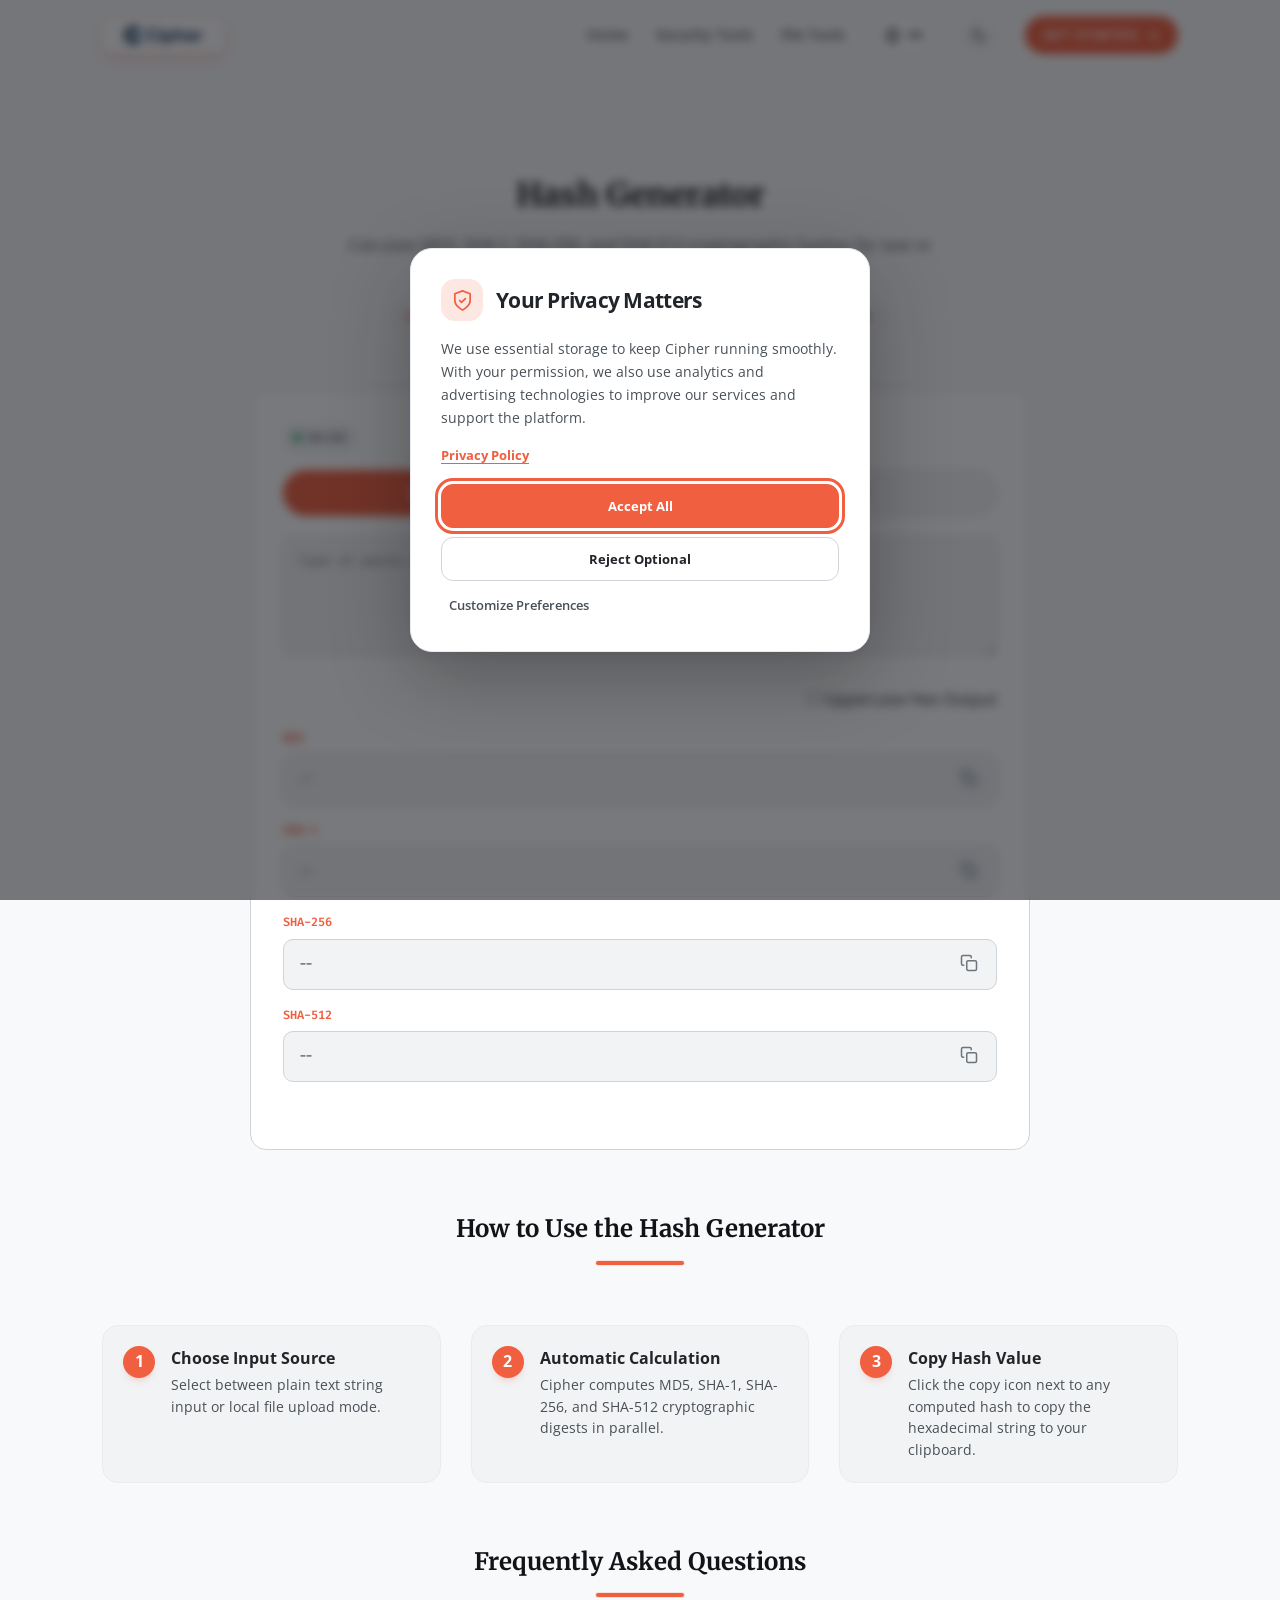
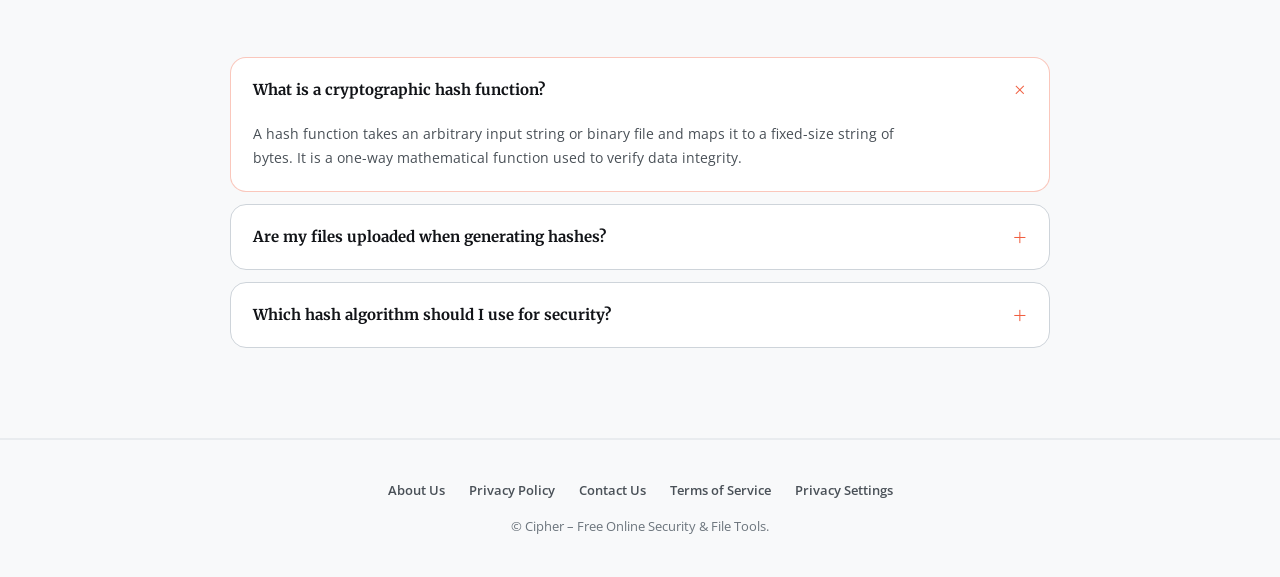
<file: tools/hash-generator/index.html>
<!DOCTYPE html>
<html lang="en" data-bs-theme="light">

<head>
  <meta charset="UTF-8">
  <title>Online Hash Generator – MD5, SHA-1, SHA-256, SHA-512 | Cipher</title>
  <meta name="viewport" content="width=device-width, initial-scale=1, maximum-scale=1, user-scalable=no">
  <meta name="theme-color" content="#111317">
  <meta name="robots" content="index, follow">
  <link rel="canonical" href="https://example.com/tools/hash-generator/">
  <meta name="description"
    content="Calculate MD5, SHA-1, SHA-256, and SHA-512 cryptographic hashes for text and files 100% client-side in your browser with zero server uploads.">
  <meta name="keywords"
    content="free hash generator, MD5 generator, SHA-256 generator, SHA-512 generator, offline checksum tool, private file hash">
  <meta property="og:type" content="website">
  <meta property="og:title" content="Online Hash Generator – Cipher">
  <meta property="og:description"
    content="Calculate MD5, SHA-1, SHA-256, and SHA-512 hashes locally using Web Crypto API.">
  <meta property="og:url" content="https://example.com/tools/hash-generator/">
  <meta property="og:image" content="/images/Cipher.png">
  <link rel="icon" type="image/svg+xml" href="/images/cipher-favicon.svg">
  <link rel="stylesheet" href="/css/fonts.css">
  <link rel="stylesheet" href="/css/styles.css">
  <link rel="stylesheet" href="/css/i18n.css">
  <style>
    .tool-card-container {
      max-width: 780px;
      margin: 0 auto;
    }

    .tool-badges {
      display: flex;
      justify-content: center;
      flex-wrap: wrap;
      gap: 8px;
      margin-top: 18px;
    }

    .tool-badge {
      display: inline-flex;
      align-items: center;
      min-height: 28px;
      padding: 5px 11px;
      border: 1px solid var(--border-soft);
      border-radius: var(--radius-pill);
      background: rgba(255, 255, 255, 0.025);
      color: var(--text-2);
      font-family: var(--font-mono);
      font-size: 10px;
      font-weight: 500;
      letter-spacing: 0.02em;
    }

    .tool-badge::before {
      content: "";
      width: 5px;
      height: 5px;
      margin-right: 7px;
      border-radius: 50%;
      background: var(--primary);
      box-shadow: 0 0 0 3px var(--primary-dim);
    }

    #hashStatus {
      min-height: 1.5em;
      margin: 8px 0 0;
      font-size: 13px;
    }

    #hashStatus.is-success {
      color: var(--success);
    }

    #hashStatus.is-error {
      color: var(--error);
    }

    .input-mode-tabs {
      display: flex;
      gap: 10px;
      margin-bottom: 20px;
    }

    .input-mode-btn {
      flex: 1;
      padding: 10px;
      background: var(--surface-2);
      border: 1px solid var(--border);
      border-radius: var(--radius-pill);
      color: var(--text-2);
      font-weight: 700;
      font-size: 13px;
      cursor: pointer;
      text-transform: uppercase;
      transition: all 0.2s ease;
      display: inline-flex;
      align-items: center;
      justify-content: center;
      gap: 8px;
    }

    .input-mode-btn svg {
      width: 16px;
      height: 16px;
      transition: transform 0.22s ease;
    }

    .input-mode-btn:hover svg,
    .input-mode-btn:focus-visible svg {
      transform: translateY(-1px) scale(1.08);
    }

    .input-mode-btn.active {
      background: var(--primary);
      color: #fff;
      border-color: var(--primary);
    }

    .hash-input-area {
      width: 100%;
      min-height: 120px;
      background: var(--surface-2);
      border: 1px solid var(--border);
      border-radius: var(--radius-control);
      color: var(--text);
      font-family: var(--font-mono);
      padding: 14px;
      font-size: 14px;
      margin-bottom: 24px;
      resize: vertical;
    }

    .hash-input-area:focus {
      outline: none;
      border-color: var(--primary);
      background: var(--surface-3);
    }

    .hash-result-row {
      display: flex;
      flex-direction: column;
      gap: 6px;
      margin-bottom: 16px;
    }

    .hash-label {
      font-family: var(--font-mono);
      font-size: 12px;
      font-weight: 700;
      color: var(--primary);
      text-transform: uppercase;
    }

    .hash-box {
      background: var(--surface-2);
      border: 1px solid var(--border);
      border-radius: var(--radius-control);
      padding: 10px 14px;
      display: flex;
      align-items: center;
      justify-content: space-between;
      gap: 12px;
    }

    .hash-value {
      font-family: var(--font-mono);
      font-size: 13px;
      color: var(--text);
      word-break: break-all;
    }

    .copy-icon-btn {
      background: transparent;
      border: none;
      color: var(--text-3);
      cursor: pointer;
      padding: 4px;
      border-radius: 4px;
      transition: color 0.2s;
      flex-shrink: 0;
    }

    .copy-icon-btn:hover {
      color: var(--primary);
    }

    .step-card {
      background: var(--surface-2);
      border: 1px solid var(--border-soft);
      border-radius: var(--radius-card);
      padding: 20px;
      display: flex;
      align-items: flex-start;
      gap: 16px;
      transition: transform 0.25s ease, border-color 0.25s ease, box-shadow 0.25s ease;
    }

    .step-card:hover,
    .step-card:focus-within {
      transform: translateY(-4px);
      border-color: var(--primary-line);
      box-shadow: 0 14px 28px -18px rgba(0, 0, 0, 0.8);
    }

    .step-num {
      width: 32px;
      height: 32px;
      background: var(--primary);
      color: #fff;
      border-radius: 50%;
      display: flex;
      align-items: center;
      justify-content: center;
      font-weight: 700;
      flex-shrink: 0;
      position: relative;
      isolation: isolate;
      box-shadow: 0 5px 12px -8px var(--primary);
      animation: stepNumberFloat 4.5s ease-in-out infinite;
      transition: transform 0.25s ease, box-shadow 0.25s ease, background-color 0.25s ease;
    }

    .step-num::after {
      content: "";
      position: absolute;
      inset: -5px;
      border: 1px solid var(--primary-line);
      border-radius: 50%;
      opacity: 0;
      transform: scale(0.7);
      transition: opacity 0.25s ease, transform 0.25s ease;
      z-index: -1;
    }

    .step-card:nth-child(2) .step-num {
      animation-delay: -1.5s;
    }

    .step-card:nth-child(3) .step-num {
      animation-delay: -3s;
    }

    .step-card:hover .step-num,
    .step-card:focus-within .step-num {
      background: var(--primary-hover);
      transform: translateY(-2px) scale(1.08);
      box-shadow: 0 8px 18px -8px var(--primary);
    }

    .step-card:hover .step-num::after,
    .step-card:focus-within .step-num::after {
      opacity: 1;
      transform: scale(1);
    }

    @keyframes stepNumberFloat {

      0%,
      100% {
        transform: translateY(0) rotate(0deg);
      }

      35% {
        transform: translateY(-2px) rotate(-3deg);
      }

      68% {
        transform: translateY(1px) rotate(2deg);
      }
    }

    @media (prefers-reduced-motion: reduce) {

      .input-mode-btn svg,
      .step-card,
      .step-num {
        animation: none;
        transition: none;
      }

      .step-card:hover,
      .step-card:focus-within {
        transform: none;
      }
    }

    .how-to-section,
    .faq-section-tool {
      margin-top: 60px;
    }
  </style>
</head>

<body>

  <!-- Header -->
  <nav class="navbar">
    <div class="container">
      <a href="/" class="nav-brand">
        <span class="nav-brand-media" aria-hidden="true">
          <img src="/images/Cipher.png" alt="Cipher Logo">
        </span>
      </a>
      <button class="menu-toggle" id="menuToggle" type="button" aria-label="Toggle navigation" aria-expanded="false"
        aria-controls="navLinks">
        <span class="menu-toggle-label">Menu</span>
        <svg viewBox="0 0 24 24" aria-hidden="true" fill="none" stroke="currentColor" stroke-width="2"
          stroke-linecap="round">
          <path d="M4 7h16M4 12h16M4 17h16" />
        </svg>
      </button>
      <ul class="nav-links" id="navLinks">
        <li><a href="/">Home</a></li>
        <li><a href="/#security-tools">Security Tools</a></li>
        <li><a href="/#file-tools">File Tools</a></li>
        <li><button class="theme-toggle-btn" title="Toggle Theme" type="button"></button></li>
        <li>
          <a href="/tools/encrypt/" class="btn-nav">
            Protect File
            <svg class="protect-icon" viewBox="0 0 24 24" aria-hidden="true" fill="none" stroke="currentColor"
              stroke-width="2" stroke-linecap="round" stroke-linejoin="round">
              <path d="M5 12h14" />
              <path d="m13 6 6 6-6 6" />
            </svg>
          </a>
        </li>
      </ul>
    </div>
  </nav>

  <!-- Top Ad Placeholder -->
  <div class="container" style="margin-top: 80px;">
  </div>

  <!-- Main Tool Container -->
  <main class="section">
    <div class="container">
      <div class="section-header">
        <h1 class="section-title">Hash Generator</h1>
        <p class="section-sub">Calculate MD5, SHA-1, SHA-256, and SHA-512 cryptographic hashes for text or local files
          instantly.</p>
        <div class="tool-badges" aria-label="Hash generator benefits">
          <span class="tool-badge">Client-Side Only</span>
          <span class="tool-badge">Files Never Leave Device</span>
          <span class="tool-badge">Instant Calculation</span>
        </div>
      </div>

      <div class="tool-card-container">
        <div class="feature-card" style="padding: 32px;">

          <!-- Mode Tabs -->
          <div class="input-mode-tabs">
            <button class="input-mode-btn active" id="textModeBtn" type="button">
              <svg viewBox="0 0 24 24" aria-hidden="true" fill="none" stroke="currentColor" stroke-width="2"
                stroke-linecap="round" stroke-linejoin="round">
                <path d="M4 5a2 2 0 0 1 2-2h8l6 6v10a2 2 0 0 1-2 2H6a2 2 0 0 1-2-2z"></path>
                <path d="M14 3v6h6"></path>
                <path d="M8 14h8M8 18h5"></path>
              </svg>
              <span>Text Input</span>
            </button>
            <button class="input-mode-btn" id="fileModeBtn" type="button">
              <svg viewBox="0 0 24 24" aria-hidden="true" fill="none" stroke="currentColor" stroke-width="2"
                stroke-linecap="round" stroke-linejoin="round">
                <path d="M14 2H6a2 2 0 0 0-2 2v16a2 2 0 0 0 2 2h12a2 2 0 0 0 2-2V8z"></path>
                <polyline points="14 2 14 8 20 8"></polyline>
                <path d="M12 18v-6M9 15l3-3 3 3"></path>
              </svg>
              <span>File Input</span>
            </button>
          </div>

          <!-- Text Input Section -->
          <div id="textInputSection">
            <textarea id="textSource" class="hash-input-area"
              placeholder="Type or paste your text here to compute hashes..."></textarea>
          </div>

          <!-- File Input Section -->
          <div id="fileInputSection" style="display: none; margin-bottom: 24px;">
            <div class="dropzone" id="fileDropzone">
              <div class="dz-icon">
                <svg viewBox="0 0 24 24" fill="none" stroke="currentColor" stroke-width="2" stroke-linecap="round"
                  stroke-linejoin="round">
                  <path d="M12 16V4" />
                  <path d="M7 9l5-5 5 5" />
                  <path d="M4 16v3a2 2 0 0 0 2 2h12a2 2 0 0 0 2-2v-3" />
                </svg>
              </div>
              <div class="dz-title" id="dropzoneTitle">Drop a file here</div>
              <div class="dz-sub">or <b>click to browse</b> local files</div>
              <input type="file" id="hashFileInput" style="display: none;">
            </div>
          </div>

          <!-- Output Format Settings -->
          <div style="display: flex; justify-content: flex-end; margin-bottom: 16px;">
            <label class="checkbox-label">
              <input type="checkbox" id="chkUppercaseHash"> Uppercase Hex Output
            </label>
          </div>

          <!-- Hashes Results -->
          <div class="hash-result-row">
            <div class="hash-label">MD5</div>
            <div class="hash-box">
              <span class="hash-value" id="valMD5">--</span>
              <button class="copy-icon-btn" data-target="valMD5" type="button" title="Copy MD5"><svg width="18"
                  height="18" viewBox="0 0 24 24" fill="none" stroke="currentColor" stroke-width="2"
                  stroke-linecap="round" stroke-linejoin="round">
                  <rect x="9" y="9" width="13" height="13" rx="2" ry="2"></rect>
                  <path d="M5 15H4a2 2 0 0 1-2-2V4a2 2 0 0 1 2-2h9a2 2 0 0 1 2 2v1"></path>
                </svg></button>
            </div>
          </div>

          <div class="hash-result-row">
            <div class="hash-label">SHA-1</div>
            <div class="hash-box">
              <span class="hash-value" id="valSHA1">--</span>
              <button class="copy-icon-btn" data-target="valSHA1" type="button" title="Copy SHA-1"><svg width="18"
                  height="18" viewBox="0 0 24 24" fill="none" stroke="currentColor" stroke-width="2"
                  stroke-linecap="round" stroke-linejoin="round">
                  <rect x="9" y="9" width="13" height="13" rx="2" ry="2"></rect>
                  <path d="M5 15H4a2 2 0 0 1-2-2V4a2 2 0 0 1 2-2h9a2 2 0 0 1 2 2v1"></path>
                </svg></button>
            </div>
          </div>

          <div class="hash-result-row">
            <div class="hash-label">SHA-256</div>
            <div class="hash-box">
              <span class="hash-value" id="valSHA256">--</span>
              <button class="copy-icon-btn" data-target="valSHA256" type="button" title="Copy SHA-256"><svg width="18"
                  height="18" viewBox="0 0 24 24" fill="none" stroke="currentColor" stroke-width="2"
                  stroke-linecap="round" stroke-linejoin="round">
                  <rect x="9" y="9" width="13" height="13" rx="2" ry="2"></rect>
                  <path d="M5 15H4a2 2 0 0 1-2-2V4a2 2 0 0 1 2-2h9a2 2 0 0 1 2 2v1"></path>
                </svg></button>
            </div>
          </div>

          <div class="hash-result-row">
            <div class="hash-label">SHA-512</div>
            <div class="hash-box">
              <span class="hash-value" id="valSHA512">--</span>
              <button class="copy-icon-btn" data-target="valSHA512" type="button" title="Copy SHA-512"><svg width="18"
                  height="18" viewBox="0 0 24 24" fill="none" stroke="currentColor" stroke-width="2"
                  stroke-linecap="round" stroke-linejoin="round">
                  <rect x="9" y="9" width="13" height="13" rx="2" ry="2"></rect>
                  <path d="M5 15H4a2 2 0 0 1-2-2V4a2 2 0 0 1 2-2h9a2 2 0 0 1 2 2v1"></path>
                </svg></button>
            </div>
          </div>

          <p id="hashStatus" role="status" aria-live="polite"></p>

        </div>
      </div>

      <!-- Tool Ad Placeholder -->

      <!-- How to Use Section -->
      <section class="how-to-section">
        <div class="section-header">
          <h2 class="section-title" style="font-size: 24px;">How to Use the Hash Generator</h2>
          <div class="section-divider"></div>
        </div>
        <div class="grid-3">
          <div class="step-card">
            <div class="step-num">1</div>
            <div>
              <h3 style="font-size: 16px; margin-bottom: 4px; color: var(--text);">Choose Input Source</h3>
              <p style="font-size: 13.5px; color: var(--text-2);">Select between plain text string input or local file
                upload mode.</p>
            </div>
          </div>
          <div class="step-card">
            <div class="step-num">2</div>
            <div>
              <h3 style="font-size: 16px; margin-bottom: 4px; color: var(--text);">Automatic Calculation</h3>
              <p style="font-size: 13.5px; color: var(--text-2);">Cipher computes MD5, SHA-1, SHA-256, and SHA-512
                cryptographic digests in parallel.</p>
            </div>
          </div>
          <div class="step-card">
            <div class="step-num">3</div>
            <div>
              <h3 style="font-size: 16px; margin-bottom: 4px; color: var(--text);">Copy Hash Value</h3>
              <p style="font-size: 13.5px; color: var(--text-2);">Click the copy icon next to any computed hash to copy
                the hexadecimal string to your clipboard.</p>
            </div>
          </div>
        </div>
      </section>

      <!-- FAQ Section -->
      <section class="faq-section-tool">
        <div class="section-header">
          <h2 class="section-title" style="font-size: 24px;">Frequently Asked Questions</h2>
          <div class="section-divider"></div>
        </div>
        <div class="faq-list">
          <details class="faq-item" open>
            <summary>What is a cryptographic hash function?</summary>
            <div class="faq-answer">
              <p>A hash function takes an arbitrary input string or binary file and maps it to a fixed-size string of
                bytes. It is a one-way mathematical function used to verify data integrity.</p>
            </div>
          </details>
          <details class="faq-item">
            <summary>Are my files uploaded when generating hashes?</summary>
            <div class="faq-answer">
              <p>No. File buffer processing occurs 100% inside your browser using the native Web Crypto API and local
                client JavaScript libraries.</p>
            </div>
          </details>
          <details class="faq-item">
            <summary>Which hash algorithm should I use for security?</summary>
            <div class="faq-answer">
              <p>SHA-256 and SHA-512 are recommended for modern security standards. MD5 and SHA-1 are included for
                checksum integrity verification of legacy software files.</p>
            </div>
          </details>
        </div>
      </section>

    </div>
  </main>

  <!-- Footer Ad Placeholder -->
  <div class="container">
  </div>

  <!-- Footer -->
  <footer>
    <div class="container" style="display: flex; flex-direction: column; align-items: center; gap: 16px;">
      <div style="display: flex; gap: 24px; flex-wrap: wrap; justify-content: center; font-weight: 600;">
        <a href="/about/" style="color: var(--text-2);">About Us</a>
        <a href="/privacy/" style="color: var(--text-2);">Privacy Policy</a>
        <a href="/contact/" style="color: var(--text-2);">Contact Us</a>
        <a href="/terms/" style="color: var(--text-2);">Terms of Service</a>
      </div>
      <p>&copy; Cipher – Free Online Security & File Tools.</p>
    </div>
  </footer>

  <script src="/vendor/md5.min.js"></script>
  <script src="/js/translations.js"></script>
  <script src="/js/common.js"></script>
  <script>
    document.addEventListener('DOMContentLoaded', () => {
      const textModeBtn = document.getElementById('textModeBtn');
      const fileModeBtn = document.getElementById('fileModeBtn');
      const textInputSection = document.getElementById('textInputSection');
      const fileInputSection = document.getElementById('fileInputSection');
      const textSource = document.getElementById('textSource');
      const fileDropzone = document.getElementById('fileDropzone');
      const hashFileInput = document.getElementById('hashFileInput');
      const dropzoneTitle = document.getElementById('dropzoneTitle');
      const chkUppercaseHash = document.getElementById('chkUppercaseHash');

      const valMD5 = document.getElementById('valMD5');
      const valSHA1 = document.getElementById('valSHA1');
      const valSHA256 = document.getElementById('valSHA256');
      const valSHA512 = document.getElementById('valSHA512');
      const hashStatus = document.getElementById('hashStatus');

      let currentMode = 'text';
      let hashRequestId = 0;

      function setHashStatus(message, type = '') {
        hashStatus.textContent = message;
        hashStatus.classList.toggle('is-success', type === 'success');
        hashStatus.classList.toggle('is-error', type === 'error');
      }

      async function copyText(value) {
        try {
          await navigator.clipboard.writeText(value);
          return true;
        } catch {
          const fallback = document.createElement('textarea');
          fallback.value = value;
          fallback.setAttribute('readonly', '');
          fallback.style.position = 'fixed';
          fallback.style.opacity = '0';
          document.body.appendChild(fallback);
          fallback.select();
          const copied = document.execCommand('copy');
          fallback.remove();
          return copied;
        }
      }

      function bufferToHex(buffer) {
        return Array.from(new Uint8Array(buffer))
          .map(b => b.toString(16).padStart(2, '0'))
          .join('');
      }

      function formatHash(hashStr) {
        if (!hashStr || hashStr === '--') return '--';
        return chkUppercaseHash.checked ? hashStr.toUpperCase() : hashStr.toLowerCase();
      }

      function clearHashResults() {
        hashRequestId++;
        [valMD5, valSHA1, valSHA256, valSHA512].forEach(value => {
          value.textContent = '--';
        });
        setHashStatus('');
      }

      async function computeWebCryptoHash(algorithm, buffer) {
        const hashBuffer = await crypto.subtle.digest(algorithm, buffer);
        return bufferToHex(hashBuffer);
      }

      async function processTextHashes() {
        const requestId = ++hashRequestId;
        const text = textSource.value;
        if (!text) {
          valMD5.textContent = '--';
          valSHA1.textContent = '--';
          valSHA256.textContent = '--';
          valSHA512.textContent = '--';
          setHashStatus('');
          return;
        }

        try {
          const buffer = new TextEncoder().encode(text);
          const md5Hex = typeof md5 === 'function' ? md5(text) : '--';
          const sha1Hex = await computeWebCryptoHash('SHA-1', buffer);
          const sha256Hex = await computeWebCryptoHash('SHA-256', buffer);
          const sha512Hex = await computeWebCryptoHash('SHA-512', buffer);
          if (requestId !== hashRequestId) return;

          valMD5.textContent = formatHash(md5Hex);
          valSHA1.textContent = formatHash(sha1Hex);
          valSHA256.textContent = formatHash(sha256Hex);
          valSHA512.textContent = formatHash(sha512Hex);
          setHashStatus('Text hashes calculated successfully.', 'success');
        } catch (error) {
          if (requestId !== hashRequestId) return;
          clearHashResults();
          setHashStatus(`Could not calculate text hashes: ${error.message}`, 'error');
        }
      }

      async function processFileHashes(file) {
        if (!file) return;
        const requestId = ++hashRequestId;
        dropzoneTitle.textContent = `Processing: ${file.name}`;
        dropzoneTitle.title = file.name;

        try {
          const arrayBuffer = await file.arrayBuffer();
          const md5Hex = typeof md5 === 'function' ? md5(arrayBuffer) : '--';
          const sha1Hex = await computeWebCryptoHash('SHA-1', arrayBuffer);
          const sha256Hex = await computeWebCryptoHash('SHA-256', arrayBuffer);
          const sha512Hex = await computeWebCryptoHash('SHA-512', arrayBuffer);
          if (requestId !== hashRequestId) return;

          valMD5.textContent = formatHash(md5Hex);
          valSHA1.textContent = formatHash(sha1Hex);
          valSHA256.textContent = formatHash(sha256Hex);
          valSHA512.textContent = formatHash(sha512Hex);
          dropzoneTitle.textContent = file.name;
          dropzoneTitle.title = file.name;
          setHashStatus(`Hashes calculated for ${file.name}.`, 'success');
        } catch (error) {
          if (requestId !== hashRequestId) return;
          clearHashResults();
          dropzoneTitle.textContent = 'Drop a file here';
          dropzoneTitle.removeAttribute('title');
          setHashStatus(`Could not calculate file hashes: ${error.message}`, 'error');
        }
      }

      textModeBtn.addEventListener('click', () => {
        currentMode = 'text';
        textModeBtn.classList.add('active');
        fileModeBtn.classList.remove('active');
        textInputSection.style.display = 'block';
        fileInputSection.style.display = 'none';
        processTextHashes();
      });

      fileModeBtn.addEventListener('click', () => {
        currentMode = 'file';
        clearHashResults();
        fileModeBtn.classList.add('active');
        textModeBtn.classList.remove('active');
        fileInputSection.style.display = 'block';
        textInputSection.style.display = 'none';
      });

      textSource.addEventListener('input', processTextHashes);
      chkUppercaseHash.addEventListener('change', () => {
        valMD5.textContent = formatHash(valMD5.textContent);
        valSHA1.textContent = formatHash(valSHA1.textContent);
        valSHA256.textContent = formatHash(valSHA256.textContent);
        valSHA512.textContent = formatHash(valSHA512.textContent);
      });

      fileDropzone.addEventListener('click', () => hashFileInput.click());
      hashFileInput.addEventListener('change', (e) => {
        if (e.target.files && e.target.files[0]) {
          processFileHashes(e.target.files[0]);
        }
      });

      ['dragenter', 'dragover'].forEach(evt => {
        fileDropzone.addEventListener(evt, (e) => {
          e.preventDefault();
          fileDropzone.classList.add('drag');
        });
      });

      ['dragleave', 'drop'].forEach(evt => {
        fileDropzone.addEventListener(evt, (e) => {
          e.preventDefault();
          fileDropzone.classList.remove('drag');
        });
      });

      fileDropzone.addEventListener('drop', (e) => {
        if (e.dataTransfer.files && e.dataTransfer.files[0]) {
          processFileHashes(e.dataTransfer.files[0]);
        }
      });

      // Copy Buttons
      document.querySelectorAll('.copy-icon-btn').forEach(btn => {
        btn.addEventListener('click', () => {
          const targetId = btn.dataset.target;
          const valElement = document.getElementById(targetId);
          if (valElement && valElement.textContent !== '--') {
            copyText(valElement.textContent).then(copied => {
              if (!copied) {
                setHashStatus('Could not copy the hash to the clipboard.', 'error');
                return;
              }
              setHashStatus(`${targetId.replace('val', '')} hash copied.`, 'success');
              const orig = btn.innerHTML;
              btn.innerHTML = `<span style="font-size:10px; font-weight:700; color:var(--success);">COPIED</span>`;
              setTimeout(() => btn.innerHTML = orig, 1500);
            }).catch(error => setHashStatus(`Could not copy the hash: ${error.message}`, 'error'));
          }
        });
      });
    });
  </script>
</body>

</html>
</file>
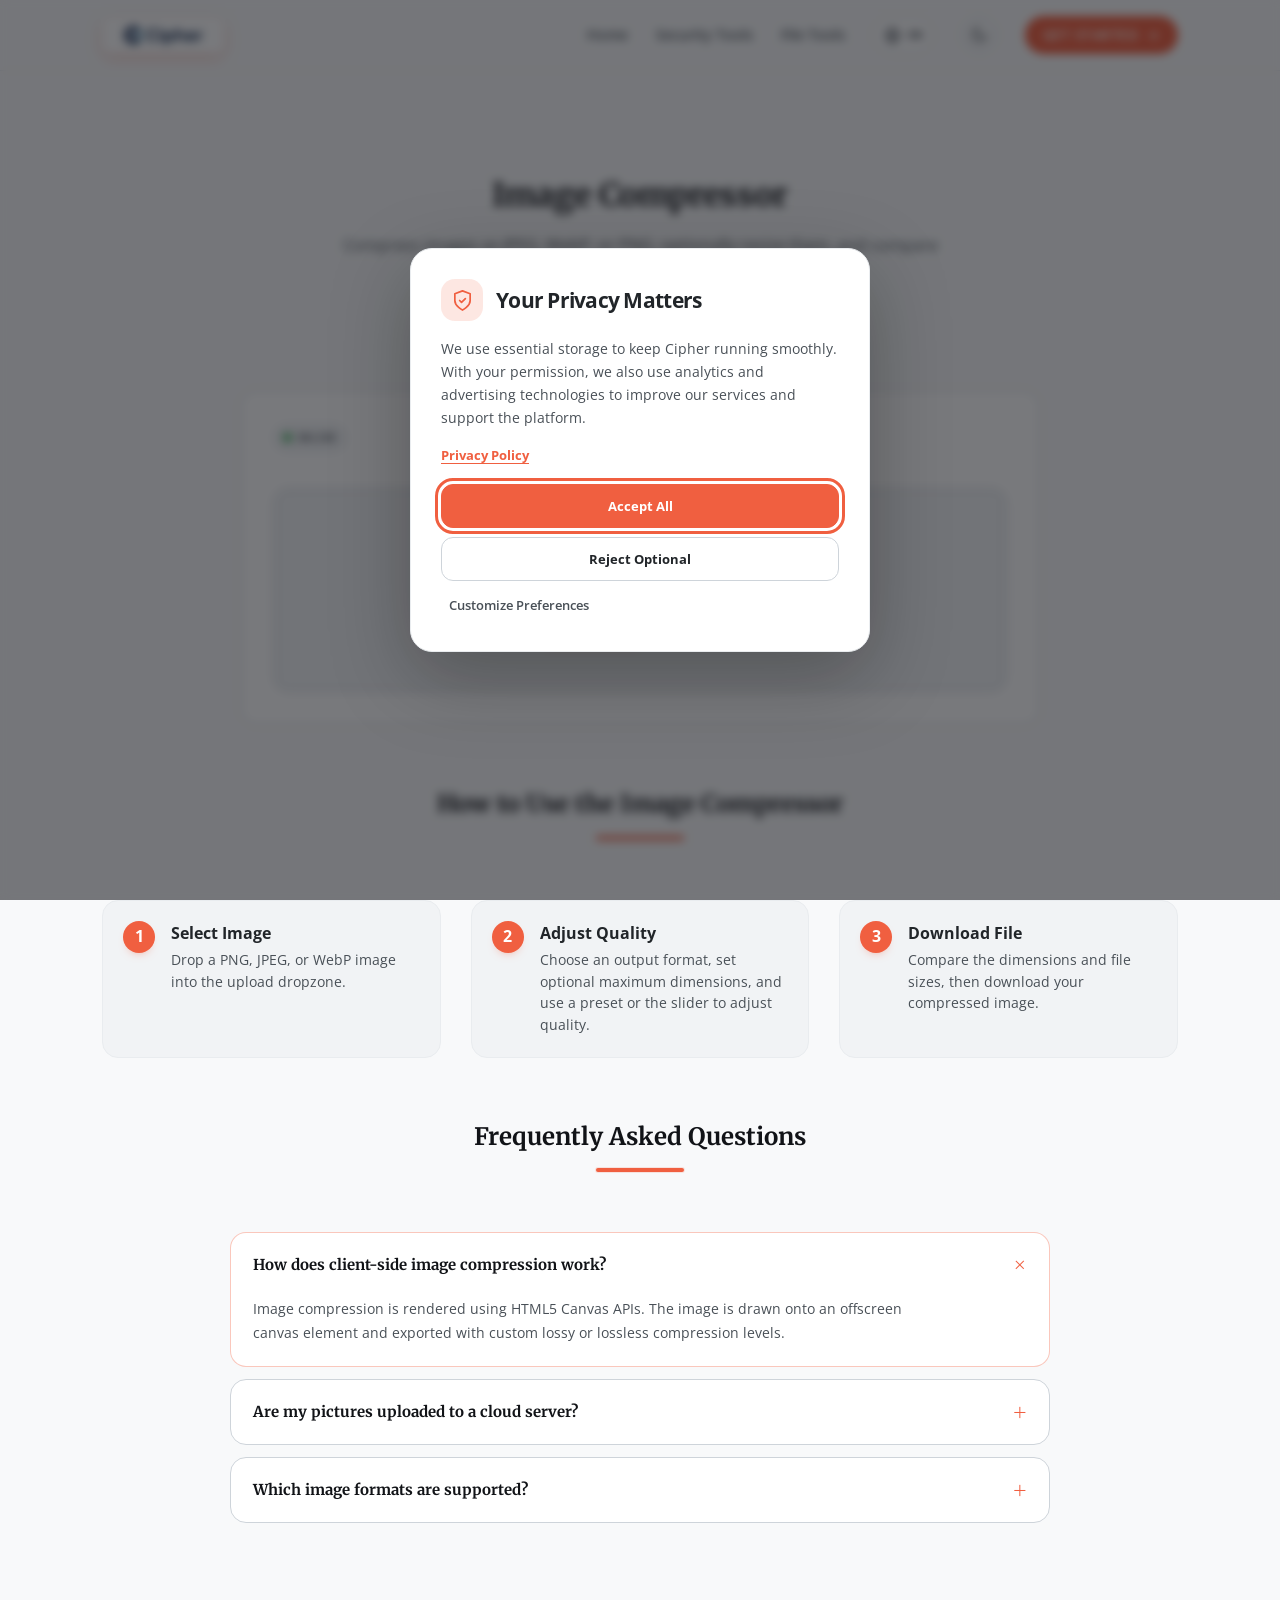
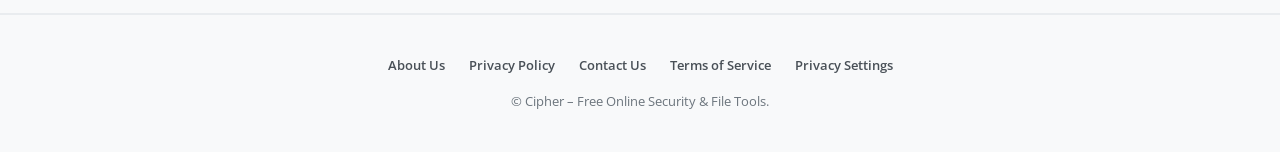
<file: tools/image-compressor/index.html>
<!DOCTYPE html>
<html lang="en" data-bs-theme="light">

<head>
  <meta charset="UTF-8">
  <title>Free Client-Side Image Compressor – JPEG, PNG, WebP | Cipher</title>
  <meta name="viewport" content="width=device-width, initial-scale=1, maximum-scale=1, user-scalable=no">
  <meta name="theme-color" content="#111317">
  <meta name="robots" content="index, follow">
  <link rel="canonical" href="https://example.com/tools/image-compressor/">
  <meta name="description"
    content="Compress PNG, JPEG, and WebP images locally in your browser. Choose an output format, resize images, and compare file sizes with zero uploads.">
  <meta name="keywords"
    content="free image compressor, JPEG compressor, PNG compressor, WebP compressor, offline image compression, private image tool">
  <meta property="og:type" content="website">
  <meta property="og:title" content="Free Client-Side Image Compressor – Cipher">
  <meta property="og:description"
    content="Compress image files locally, choose an output format, resize, and compare file sizes before downloading.">
  <meta property="og:url" content="https://example.com/tools/image-compressor/">
  <meta property="og:image" content="/images/Cipher.png">
  <link rel="icon" type="image/svg+xml" href="/images/cipher-favicon.svg">
  <link rel="stylesheet" href="/css/fonts.css">
  <link rel="stylesheet" href="/css/styles.css">
  <link rel="stylesheet" href="/css/i18n.css">
  <style>
    .tool-card-container {
      max-width: 800px;
      margin: 0 auto;
    }

    .tool-badges {
      display: flex;
      justify-content: center;
      flex-wrap: wrap;
      gap: 8px;
      margin-top: 18px;
    }

    .tool-badge {
      display: inline-flex;
      align-items: center;
      min-height: 28px;
      padding: 5px 11px;
      border: 1px solid var(--border-soft);
      border-radius: var(--radius-pill);
      background: rgba(255, 255, 255, 0.025);
      color: var(--text-2);
      font-family: var(--font-mono);
      font-size: 10px;
      font-weight: 500;
      letter-spacing: 0.02em;
    }

    .tool-badge::before {
      content: "";
      width: 5px;
      height: 5px;
      margin-right: 7px;
      border-radius: 50%;
      background: var(--primary);
      box-shadow: 0 0 0 3px var(--primary-dim);
    }

    .comparison-grid {
      display: grid;
      grid-template-columns: repeat(auto-fit, minmax(260px, 1fr));
      gap: 20px;
      margin-top: 24px;
    }

    .img-box-card {
      background: var(--surface-2);
      border: 1px solid var(--border);
      border-radius: var(--radius-card);
      padding: 16px;
      display: flex;
      flex-direction: column;
      align-items: center;
    }

    .img-box-title {
      font-family: var(--font-mono);
      font-size: 12px;
      color: var(--primary);
      text-transform: uppercase;
      font-weight: 700;
      margin-bottom: 8px;
    }

    .img-preview-thumb {
      max-width: 100%;
      max-height: 200px;
      object-fit: contain;
      border-radius: 8px;
      border: 1px solid var(--border-soft);
      margin-bottom: 12px;
    }

    .size-badge {
      font-family: var(--font-mono);
      font-size: 13px;
      color: var(--text);
      background: var(--surface-3);
      padding: 4px 10px;
      border-radius: var(--radius-pill);
    }

    .size-badge.is-smaller {
      color: var(--success);
    }

    .size-badge.is-larger {
      color: var(--primary);
    }

    .size-badge.is-unchanged {
      color: var(--text-2);
    }

    .image-dimensions {
      margin-top: 8px;
      color: var(--text-2);
      font-size: 12px;
    }

    .compression-options {
      display: grid;
      grid-template-columns: repeat(auto-fit, minmax(180px, 1fr));
      gap: 14px;
      margin: 20px 0;
    }

    .compression-options label {
      display: grid;
      gap: 7px;
      color: var(--text-2);
      font-size: 13px;
      font-weight: 600;
    }

    .compression-options select,
    .compression-options input {
      width: 100%;
      min-height: 46px;
      padding: 10px 14px;
      border: 1px solid var(--border-soft);
      border-radius: 12px;
      background-color: var(--surface-2);
      color: var(--text);
      font: inherit;
      outline: none;
      transition: border-color 0.18s ease, box-shadow 0.18s ease, background-color 0.18s ease;
    }

    .compression-options input::placeholder {
      color: var(--text-3, var(--text-2));
      opacity: 0.75;
    }

    .compression-options input:hover,
    .compression-options select:hover {
      border-color: var(--primary-line);
    }

    .compression-options label:focus-within input,
    .compression-options label:focus-within select {
      border-color: var(--primary);
      box-shadow: 0 0 0 3px var(--primary-dim);
    }

    .compression-options select {
      appearance: none;
      cursor: pointer;
      padding-right: 42px;
      background-image: url("data:image/svg+xml,%3Csvg xmlns='http://www.w3.org/2000/svg' width='16' height='16' viewBox='0 0 24 24' fill='none' stroke='%23f05f40' stroke-width='2' stroke-linecap='round' stroke-linejoin='round'%3E%3Cpath d='m6 9 6 6 6-6'/%3E%3C/svg%3E");
      background-repeat: no-repeat;
      background-position: right 14px center;
      background-size: 16px;
    }

    .compression-options select option {
      background: var(--surface);
      color: var(--text);
    }

    .compression-options-hint {
      margin: -8px 0 20px;
      color: var(--text-2);
      font-size: 12px;
    }

    .quality-presets {
      display: flex;
      flex-wrap: wrap;
      gap: 8px;
    }

    .quality-preset {
      padding: 6px 12px;
      border: 1px solid var(--border);
      border-radius: var(--radius-pill);
      background: var(--surface-2);
      color: var(--text-2);
      font-size: 12px;
      font-weight: 700;
      cursor: pointer;
    }

    .quality-preset:hover,
    .quality-preset[aria-pressed="true"] {
      border-color: var(--primary);
      color: var(--primary);
    }

    .compression-status {
      min-height: 1.5em;
      margin-top: 12px;
      color: var(--text-2);
      font-size: 13px;
    }

    .compression-status.is-error {
      color: var(--error);
    }

    .slider-row {
      display: flex;
      flex-direction: column;
      gap: 8px;
    }

    .slider-label {
      display: flex;
      justify-content: space-between;
      align-items: baseline;
      font-size: 14px;
      font-weight: 700;
    }

    #qualitySlider {
      --slider-progress: 80%;
      width: 100%;
      height: 8px;
      margin: 7px 0 4px;
      appearance: none;
      border-radius: var(--radius-pill);
      outline: none;
      cursor: pointer;
      background: linear-gradient(to right, var(--primary) 0 var(--slider-progress), var(--surface-3) var(--slider-progress) 100%);
    }

    #qualitySlider::-webkit-slider-thumb {
      width: 20px;
      height: 20px;
      appearance: none;
      border: 3px solid var(--surface);
      border-radius: 50%;
      background: var(--primary);
      box-shadow: 0 0 0 1px var(--primary-line), 0 4px 10px -5px var(--primary);
      transition: transform 0.18s ease, box-shadow 0.18s ease;
    }

    #qualitySlider::-moz-range-thumb {
      width: 14px;
      height: 14px;
      border: 3px solid var(--surface);
      border-radius: 50%;
      background: var(--primary);
      box-shadow: 0 0 0 1px var(--primary-line), 0 4px 10px -5px var(--primary);
      transition: transform 0.18s ease, box-shadow 0.18s ease;
    }

    #qualitySlider:hover::-webkit-slider-thumb,
    #qualitySlider:focus-visible::-webkit-slider-thumb {
      transform: scale(1.15);
      box-shadow: 0 0 0 4px var(--primary-dim), 0 4px 10px -5px var(--primary);
    }

    #qualitySlider:hover::-moz-range-thumb,
    #qualitySlider:focus-visible::-moz-range-thumb {
      transform: scale(1.15);
      box-shadow: 0 0 0 4px var(--primary-dim), 0 4px 10px -5px var(--primary);
    }

    .step-card {
      background: var(--surface-2);
      border: 1px solid var(--border-soft);
      border-radius: var(--radius-card);
      padding: 20px;
      display: flex;
      align-items: flex-start;
      gap: 16px;
      transition: transform 0.25s ease, border-color 0.25s ease, box-shadow 0.25s ease;
    }

    .step-card:hover,
    .step-card:focus-within {
      transform: translateY(-4px);
      border-color: var(--primary-line);
      box-shadow: 0 14px 28px -18px rgba(0, 0, 0, 0.8);
    }

    .step-num {
      width: 32px;
      height: 32px;
      background: var(--primary);
      color: #fff;
      border-radius: 50%;
      display: flex;
      align-items: center;
      justify-content: center;
      font-weight: 700;
      flex-shrink: 0;
      position: relative;
      isolation: isolate;
      box-shadow: 0 5px 12px -8px var(--primary);
      animation: stepNumberFloat 4.5s ease-in-out infinite;
      transition: transform 0.25s ease, box-shadow 0.25s ease, background-color 0.25s ease;
    }

    .step-num::after {
      content: "";
      position: absolute;
      inset: -5px;
      border: 1px solid var(--primary-line);
      border-radius: 50%;
      opacity: 0;
      transform: scale(0.7);
      transition: opacity 0.25s ease, transform 0.25s ease;
      z-index: -1;
    }

    .step-card:nth-child(2) .step-num {
      animation-delay: -1.5s;
    }

    .step-card:nth-child(3) .step-num {
      animation-delay: -3s;
    }

    .step-card:hover .step-num,
    .step-card:focus-within .step-num {
      background: var(--primary-hover);
      transform: translateY(-2px) scale(1.08);
      box-shadow: 0 8px 18px -8px var(--primary);
    }

    .step-card:hover .step-num::after,
    .step-card:focus-within .step-num::after {
      opacity: 1;
      transform: scale(1);
    }

    @keyframes stepNumberFloat {

      0%,
      100% {
        transform: translateY(0) rotate(0deg);
      }

      35% {
        transform: translateY(-2px) rotate(-3deg);
      }

      68% {
        transform: translateY(1px) rotate(2deg);
      }
    }

    .download-btn {
      display: inline-flex;
      align-items: center;
      justify-content: center;
      gap: 8px;
    }

    .download-btn svg {
      width: 16px;
      height: 16px;
      transition: transform 0.22s ease;
    }

    .download-btn:hover svg {
      transform: translateY(2px);
    }

    @media (prefers-reduced-motion: reduce) {

      #qualitySlider::-webkit-slider-thumb,
      #qualitySlider::-moz-range-thumb,
      .step-card,
      .step-num,
      .download-btn svg {
        transition: none;
        animation: none;
      }

      .step-card:hover,
      .step-card:focus-within {
        transform: none;
      }
    }

    .how-to-section,
    .faq-section-tool {
      margin-top: 60px;
    }
  </style>
</head>

<body>

  <!-- Header -->
  <nav class="navbar">
    <div class="container">
      <a href="/" class="nav-brand">
        <span class="nav-brand-media" aria-hidden="true">
          <img src="/images/Cipher.png" alt="Cipher Logo">
        </span>
      </a>
      <button class="menu-toggle" id="menuToggle" type="button" aria-label="Toggle navigation" aria-expanded="false"
        aria-controls="navLinks">
        <span class="menu-toggle-label">Menu</span>
        <svg viewBox="0 0 24 24" aria-hidden="true" fill="none" stroke="currentColor" stroke-width="2"
          stroke-linecap="round">
          <path d="M4 7h16M4 12h16M4 17h16" />
        </svg>
      </button>
      <ul class="nav-links" id="navLinks">
        <li><a href="/">Home</a></li>
        <li><a href="/#security-tools">Security Tools</a></li>
        <li><a href="/#file-tools">File Tools</a></li>
        <li><button class="theme-toggle-btn" title="Toggle Theme" type="button"></button></li>
        <li>
          <a href="/tools/encrypt/" class="btn-nav">
            Protect File
            <svg class="protect-icon" viewBox="0 0 24 24" aria-hidden="true" fill="none" stroke="currentColor"
              stroke-width="2" stroke-linecap="round" stroke-linejoin="round">
              <path d="M5 12h14" />
              <path d="m13 6 6 6-6 6" />
            </svg>
          </a>
        </li>
      </ul>
    </div>
  </nav>

  <!-- Top Ad Placeholder -->
  <div class="container" style="margin-top: 80px;">
  </div>

  <!-- Main Tool Container -->
  <main class="section">
    <div class="container">
      <div class="section-header">
        <h1 class="section-title">Image Compressor</h1>
        <p class="section-sub">Compress images as JPEG, WebP, or PNG, optionally resize them, and compare dimensions and
          file sizes before downloading.</p>
        <div class="tool-badges" aria-label="Image compressor benefits">
          <span class="tool-badge">100% Client-Side</span>
          <span class="tool-badge">No Uploads</span>
          <span class="tool-badge">Instant Compression</span>
        </div>
      </div>

      <div class="tool-card-container">
        <div class="feature-card" style="padding: 32px;">

          <!-- Dropzone -->
          <div class="dropzone" id="imgCompressDropzone">
            <div class="dz-icon">
              <svg viewBox="0 0 24 24" fill="none" stroke="currentColor" stroke-width="2" stroke-linecap="round"
                stroke-linejoin="round">
                <rect x="3" y="3" width="18" height="18" rx="2" ry="2"></rect>
                <circle cx="8.5" cy="8.5" r="1.5"></circle>
                <polyline points="21 15 16 10 5 21"></polyline>
              </svg>
            </div>
            <div class="dz-title" id="dropzoneLabel">Drop an image here</div>
            <div class="dz-sub">or <b>click to browse</b> (PNG, JPEG, WebP)</div>
            <input type="file" id="compressFileInput" accept="image/png, image/jpeg, image/webp" style="display: none;">
          </div>

          <!-- Controls Section -->
          <div id="compressionControls" style="display: none; margin-top: 24px;">
            <div class="slider-row" style="margin-bottom: 20px;">
              <div class="slider-label">
                <span>Compression Quality</span>
                <span id="qualityVal" style="color: var(--primary); font-family: var(--font-mono);">80%</span>
              </div>
              <div class="quality-presets" aria-label="Quality presets">
                <button class="quality-preset" type="button" data-quality="40" aria-pressed="false">Low (40%)</button>
                <button class="quality-preset" type="button" data-quality="70" aria-pressed="false">Medium
                  (70%)</button>
                <button class="quality-preset" type="button" data-quality="90" aria-pressed="false">High (90%)</button>
              </div>
              <input type="range" id="qualitySlider" class="slider-input" min="5" max="100" value="80">
            </div>

            <div class="compression-options">
              <label for="outputFormat">Output format
                <select id="outputFormat">
                  <option value="image/jpeg" selected>JPEG</option>
                  <option value="image/webp">WebP</option>
                  <option value="image/png">PNG</option>
                </select>
              </label>
              <label for="maxWidth">Max Width (px)
                <input id="maxWidth" type="number" min="1" step="1" inputmode="numeric" placeholder="Keep original">
              </label>
              <label for="maxHeight">Max Height (px)
                <input id="maxHeight" type="number" min="1" step="1" inputmode="numeric" placeholder="Keep original">
              </label>
            </div>
            <p class="compression-options-hint">Maximum dimensions are limits; the image keeps its original aspect ratio
              and is never enlarged.</p>
            <p id="compressionStatus" class="compression-status" role="status" aria-live="polite"></p>

            <!-- Comparison Grid -->
            <div class="comparison-grid">
              <div class="img-box-card">
                <div class="img-box-title">Original Image</div>
                <img id="origPreview" class="img-preview-thumb" alt="Original Preview">
                <div class="size-badge" id="origSizeBadge">0 KB</div>
                <div class="image-dimensions" id="origDimensions"></div>
              </div>

              <div class="img-box-card">
                <div class="img-box-title">Compressed Image</div>
                <img id="compressedPreview" class="img-preview-thumb" alt="Compressed Preview">
                <div class="size-badge" id="compressedSizeBadge">0 KB</div>
                <div class="image-dimensions" id="compressedDimensions"></div>
              </div>
            </div>

            <div style="margin-top: 24px;">
              <button class="btn-primary download-btn" id="btnDownloadCompressed" type="button" disabled>
                <svg viewBox="0 0 24 24" aria-hidden="true" fill="none" stroke="currentColor" stroke-width="2"
                  stroke-linecap="round" stroke-linejoin="round">
                  <path d="M12 3v12"></path>
                  <path d="m7 10 5 5 5-5"></path>
                  <path d="M5 21h14"></path>
                </svg>
                <span>Download Compressed Image</span>
              </button>
            </div>
          </div>

        </div>
      </div>

      <!-- Tool Ad Placeholder -->

      <!-- How to Use Section -->
      <section class="how-to-section">
        <div class="section-header">
          <h2 class="section-title" style="font-size: 24px;">How to Use the Image Compressor</h2>
          <div class="section-divider"></div>
        </div>
        <div class="grid-3">
          <div class="step-card">
            <div class="step-num">1</div>
            <div>
              <h3 style="font-size: 16px; margin-bottom: 4px; color: var(--text);">Select Image</h3>
              <p style="font-size: 13.5px; color: var(--text-2);">Drop a PNG, JPEG, or WebP image into the upload
                dropzone.</p>
            </div>
          </div>
          <div class="step-card">
            <div class="step-num">2</div>
            <div>
              <h3 style="font-size: 16px; margin-bottom: 4px; color: var(--text);">Adjust Quality</h3>
              <p style="font-size: 13.5px; color: var(--text-2);">Choose an output format, set optional maximum
                dimensions, and use a preset or the slider to adjust quality.</p>
            </div>
          </div>
          <div class="step-card">
            <div class="step-num">3</div>
            <div>
              <h3 style="font-size: 16px; margin-bottom: 4px; color: var(--text);">Download File</h3>
              <p style="font-size: 13.5px; color: var(--text-2);">Compare the dimensions and file sizes, then download
                your compressed image.</p>
            </div>
          </div>
        </div>
      </section>

      <!-- FAQ Section -->
      <section class="faq-section-tool">
        <div class="section-header">
          <h2 class="section-title" style="font-size: 24px;">Frequently Asked Questions</h2>
          <div class="section-divider"></div>
        </div>
        <div class="faq-list">
          <details class="faq-item" open>
            <summary>How does client-side image compression work?</summary>
            <div class="faq-answer">
              <p>Image compression is rendered using HTML5 Canvas APIs. The image is drawn onto an offscreen canvas
                element and exported with custom lossy or lossless compression levels.</p>
            </div>
          </details>
          <details class="faq-item">
            <summary>Are my pictures uploaded to a cloud server?</summary>
            <div class="faq-answer">
              <p>No. The canvas processing happens entirely in your local browser memory. No network uploads take place.
              </p>
            </div>
          </details>
          <details class="faq-item">
            <summary>Which image formats are supported?</summary>
            <div class="faq-answer">
              <p>Cipher Image Compressor supports standard web formats including JPEG, PNG, and WebP.</p>
            </div>
          </details>
        </div>
      </section>

    </div>
  </main>

  <!-- Footer Ad Placeholder -->
  <div class="container">
  </div>

  <!-- Footer -->
  <footer>
    <div class="container" style="display: flex; flex-direction: column; align-items: center; gap: 16px;">
      <div style="display: flex; gap: 24px; flex-wrap: wrap; justify-content: center; font-weight: 600;">
        <a href="/about/" style="color: var(--text-2);">About Us</a>
        <a href="/privacy/" style="color: var(--text-2);">Privacy Policy</a>
        <a href="/contact/" style="color: var(--text-2);">Contact Us</a>
        <a href="/terms/" style="color: var(--text-2);">Terms of Service</a>
      </div>
      <p>&copy; Cipher – Free Online Security & File Tools.</p>
    </div>
  </footer>

  <script src="/js/translations.js"></script>
  <script src="/js/common.js"></script>
  <script>
    document.addEventListener('DOMContentLoaded', () => {
      const imgCompressDropzone = document.getElementById('imgCompressDropzone');
      const compressFileInput = document.getElementById('compressFileInput');
      const dropzoneLabel = document.getElementById('dropzoneLabel');
      const compressionControls = document.getElementById('compressionControls');
      const qualitySlider = document.getElementById('qualitySlider');
      const qualityVal = document.getElementById('qualityVal');
      const outputFormat = document.getElementById('outputFormat');
      const maxWidthInput = document.getElementById('maxWidth');
      const maxHeightInput = document.getElementById('maxHeight');
      const compressionStatus = document.getElementById('compressionStatus');

      const origPreview = document.getElementById('origPreview');
      const compressedPreview = document.getElementById('compressedPreview');
      const origSizeBadge = document.getElementById('origSizeBadge');
      const compressedSizeBadge = document.getElementById('compressedSizeBadge');
      const origDimensions = document.getElementById('origDimensions');
      const compressedDimensions = document.getElementById('compressedDimensions');
      const btnDownloadCompressed = document.getElementById('btnDownloadCompressed');

      let loadedImageFile = null;
      let loadedImageElement = null;
      let compressedBlob = null;
      let compressedPreviewUrl = '';
      let compressionRequestId = 0;
      let imageLoadRequestId = 0;

      function formatBytes(bytes) {
        if (bytes === 0) return '0 Bytes';
        const k = 1024;
        const sizes = ['Bytes', 'KB', 'MB', 'GB'];
        const i = Math.floor(Math.log(bytes) / Math.log(k));
        return parseFloat((bytes / Math.pow(k, i)).toFixed(1)) + ' ' + sizes[i];
      }

      function setCompressionStatus(message, isError = false) {
        compressionStatus.textContent = message;
        compressionStatus.classList.toggle('is-error', isError);
      }

      function updateQualityPresetState() {
        document.querySelectorAll('.quality-preset').forEach(button => {
          button.setAttribute('aria-pressed', String(button.dataset.quality === qualitySlider.value));
        });
      }

      function getOutputDimensions() {
        const originalWidth = loadedImageElement.naturalWidth;
        const originalHeight = loadedImageElement.naturalHeight;
        const rawMaxWidth = maxWidthInput.value.trim();
        const rawMaxHeight = maxHeightInput.value.trim();
        const maxWidth = rawMaxWidth ? Number(rawMaxWidth) : Infinity;
        const maxHeight = rawMaxHeight ? Number(rawMaxHeight) : Infinity;

        if ((rawMaxWidth && (!Number.isSafeInteger(maxWidth) || maxWidth < 1)) ||
          (rawMaxHeight && (!Number.isSafeInteger(maxHeight) || maxHeight < 1))) {
          throw new Error('Maximum width and height must be positive whole numbers.');
        }

        const scale = Math.min(
          1,
          maxWidth / originalWidth,
          maxHeight / originalHeight
        );
        return {
          width: Math.max(1, Math.floor(originalWidth * scale)),
          height: Math.max(1, Math.floor(originalHeight * scale))
        };
      }

      async function processCompression() {
        if (!loadedImageElement || !loadedImageFile) return;

        const requestId = ++compressionRequestId;
        let dimensions;
        try {
          dimensions = getOutputDimensions();
        } catch (error) {
          compressedBlob = null;
          btnDownloadCompressed.disabled = true;
          setCompressionStatus(error.message, true);
          return;
        }

        btnDownloadCompressed.disabled = true;
        setCompressionStatus('Preparing image…');
        const quality = Number(qualitySlider.value) / 100;
        const canvas = document.createElement('canvas');
        canvas.width = dimensions.width;
        canvas.height = dimensions.height;

        const ctx = canvas.getContext('2d');
        if (!ctx) {
          setCompressionStatus('Could not initialize the image canvas.', true);
          return;
        }
        if (outputFormat.value === 'image/jpeg') {
          ctx.fillStyle = '#fff';
          ctx.fillRect(0, 0, canvas.width, canvas.height);
        }
        ctx.drawImage(loadedImageElement, 0, 0, canvas.width, canvas.height);

        try {
          const blob = await new Promise((resolve, reject) => {
            canvas.toBlob(result => {
              if (result) resolve(result);
              else reject(new Error('The browser could not encode this image.'));
            }, outputFormat.value, quality);
          });
          if (requestId !== compressionRequestId) return;
          if (blob.type !== outputFormat.value) {
            throw new Error(`The browser did not support ${outputFormat.options[outputFormat.selectedIndex].text} output.`);
          }

          compressedBlob = blob;
          if (compressedPreviewUrl) URL.revokeObjectURL(compressedPreviewUrl);
          compressedPreviewUrl = URL.createObjectURL(blob);
          compressedPreview.src = compressedPreviewUrl;
          compressedPreview.alt = `${outputFormat.options[outputFormat.selectedIndex].text} preview`;

          const origSize = loadedImageFile.size;
          const compSize = blob.size;
          const sizeChange = ((compSize - origSize) / origSize) * 100;

          origSizeBadge.textContent = formatBytes(origSize);
          compressedSizeBadge.classList.remove('is-smaller', 'is-larger', 'is-unchanged');
          if (Math.abs(sizeChange) < 1) {
            compressedSizeBadge.textContent = `${formatBytes(compSize)} (No significant change)`;
            compressedSizeBadge.classList.add('is-unchanged');
          } else if (sizeChange < 0) {
            compressedSizeBadge.textContent = `${formatBytes(compSize)} (-${Math.abs(sizeChange).toFixed(1)}%)`;
            compressedSizeBadge.classList.add('is-smaller');
          } else {
            compressedSizeBadge.textContent = `${formatBytes(compSize)} (+${sizeChange.toFixed(1)}% — No savings)`;
            compressedSizeBadge.classList.add('is-larger');
          }

          origDimensions.textContent = `${loadedImageElement.naturalWidth} × ${loadedImageElement.naturalHeight} px`;
          compressedDimensions.textContent = `${canvas.width} × ${canvas.height} px`;
          setCompressionStatus('Image ready to download.');
          btnDownloadCompressed.disabled = false;
        } catch (error) {
          if (requestId !== compressionRequestId) return;
          compressedBlob = null;
          setCompressionStatus(`Could not compress image: ${error.message}`, true);
        } finally {
          canvas.width = 0;
          canvas.height = 0;
          if (requestId === compressionRequestId && !compressedBlob) {
            btnDownloadCompressed.disabled = true;
          }
        }
      }

      function loadSelectedImage(file) {
        if (!file || !['image/png', 'image/jpeg', 'image/webp'].includes(file.type)) {
          setCompressionStatus('Choose a PNG, JPEG, or WebP image.', true);
          return;
        }
        const requestId = ++imageLoadRequestId;
        compressionRequestId++;
        compressedBlob = null;
        btnDownloadCompressed.disabled = true;
        loadedImageFile = file;
        dropzoneLabel.textContent = file.name;
        dropzoneLabel.title = file.name;
        origSizeBadge.textContent = formatBytes(file.size);
        compressedSizeBadge.textContent = 'Preparing…';
        compressedSizeBadge.classList.remove('is-smaller', 'is-larger', 'is-unchanged');
        origDimensions.textContent = '';
        compressedDimensions.textContent = '';
        setCompressionStatus('Loading image…');

        const reader = new FileReader();
        reader.onload = (e) => {
          if (requestId !== imageLoadRequestId) return;
          const img = new Image();
          img.onload = () => {
            if (requestId !== imageLoadRequestId) return;
            loadedImageElement = img;
            origPreview.src = e.target.result;
            origPreview.alt = `Original preview, ${img.naturalWidth} by ${img.naturalHeight} pixels`;
            origDimensions.textContent = `${img.naturalWidth} × ${img.naturalHeight} px`;
            compressionControls.style.display = 'block';
            processCompression();
          };
          img.onerror = () => {
            if (requestId !== imageLoadRequestId) return;
            loadedImageElement = null;
            compressionControls.style.display = 'none';
            dropzoneLabel.textContent = 'Could not read this image — try another file';
            dropzoneLabel.removeAttribute('title');
            setCompressionStatus('Could not read this image. Choose another file.', true);
          };
          img.src = e.target.result;
        };
        reader.onerror = () => {
          if (requestId !== imageLoadRequestId) return;
          loadedImageElement = null;
          compressionControls.style.display = 'none';
          setCompressionStatus('Could not read this image file.', true);
        };
        reader.readAsDataURL(file);
      }

      function updateSliderProgress() {
        const min = Number(qualitySlider.min);
        const max = Number(qualitySlider.max);
        const value = Number(qualitySlider.value);
        const progress = ((value - min) / (max - min)) * 100;
        qualitySlider.style.setProperty('--slider-progress', `${progress}%`);
      }

      imgCompressDropzone.addEventListener('click', () => compressFileInput.click());
      compressFileInput.addEventListener('change', (e) => {
        if (e.target.files && e.target.files[0]) loadSelectedImage(e.target.files[0]);
      });

      ['dragenter', 'dragover'].forEach(evt => {
        imgCompressDropzone.addEventListener(evt, (e) => {
          e.preventDefault();
          imgCompressDropzone.classList.add('drag');
        });
      });

      ['dragleave', 'drop'].forEach(evt => {
        imgCompressDropzone.addEventListener(evt, (e) => {
          e.preventDefault();
          imgCompressDropzone.classList.remove('drag');
        });
      });

      imgCompressDropzone.addEventListener('drop', (e) => {
        if (e.dataTransfer.files && e.dataTransfer.files[0]) {
          loadSelectedImage(e.dataTransfer.files[0]);
        }
      });

      qualitySlider.addEventListener('input', () => {
        qualityVal.textContent = qualitySlider.value + '%';
        updateSliderProgress();
        updateQualityPresetState();
        processCompression();
      });

      document.querySelectorAll('.quality-preset').forEach(button => {
        button.addEventListener('click', () => {
          qualitySlider.value = button.dataset.quality;
          qualityVal.textContent = `${qualitySlider.value}%`;
          updateSliderProgress();
          updateQualityPresetState();
          processCompression();
        });
      });

      [outputFormat, maxWidthInput, maxHeightInput].forEach(control => {
        control.addEventListener('change', processCompression);
      });

      btnDownloadCompressed.addEventListener('click', () => {
        if (!compressedBlob || !loadedImageFile) return;
        const extensions = { 'image/jpeg': '.jpg', 'image/webp': '.webp', 'image/png': '.png' };
        const ext = extensions[compressedBlob.type];
        const filename = loadedImageFile.name.replace(/\.[^/.]+$/, "") + '-compressed' + ext;

        const url = URL.createObjectURL(compressedBlob);
        const a = document.createElement('a');
        a.href = url;
        a.download = filename;
        document.body.appendChild(a);
        a.click();
        a.remove();
        setTimeout(() => URL.revokeObjectURL(url), 1000);
      });

      updateSliderProgress();
      updateQualityPresetState();
      window.addEventListener('pagehide', () => {
        if (compressedPreviewUrl) URL.revokeObjectURL(compressedPreviewUrl);
      });
    });
  </script>
</body>

</html>
</file>
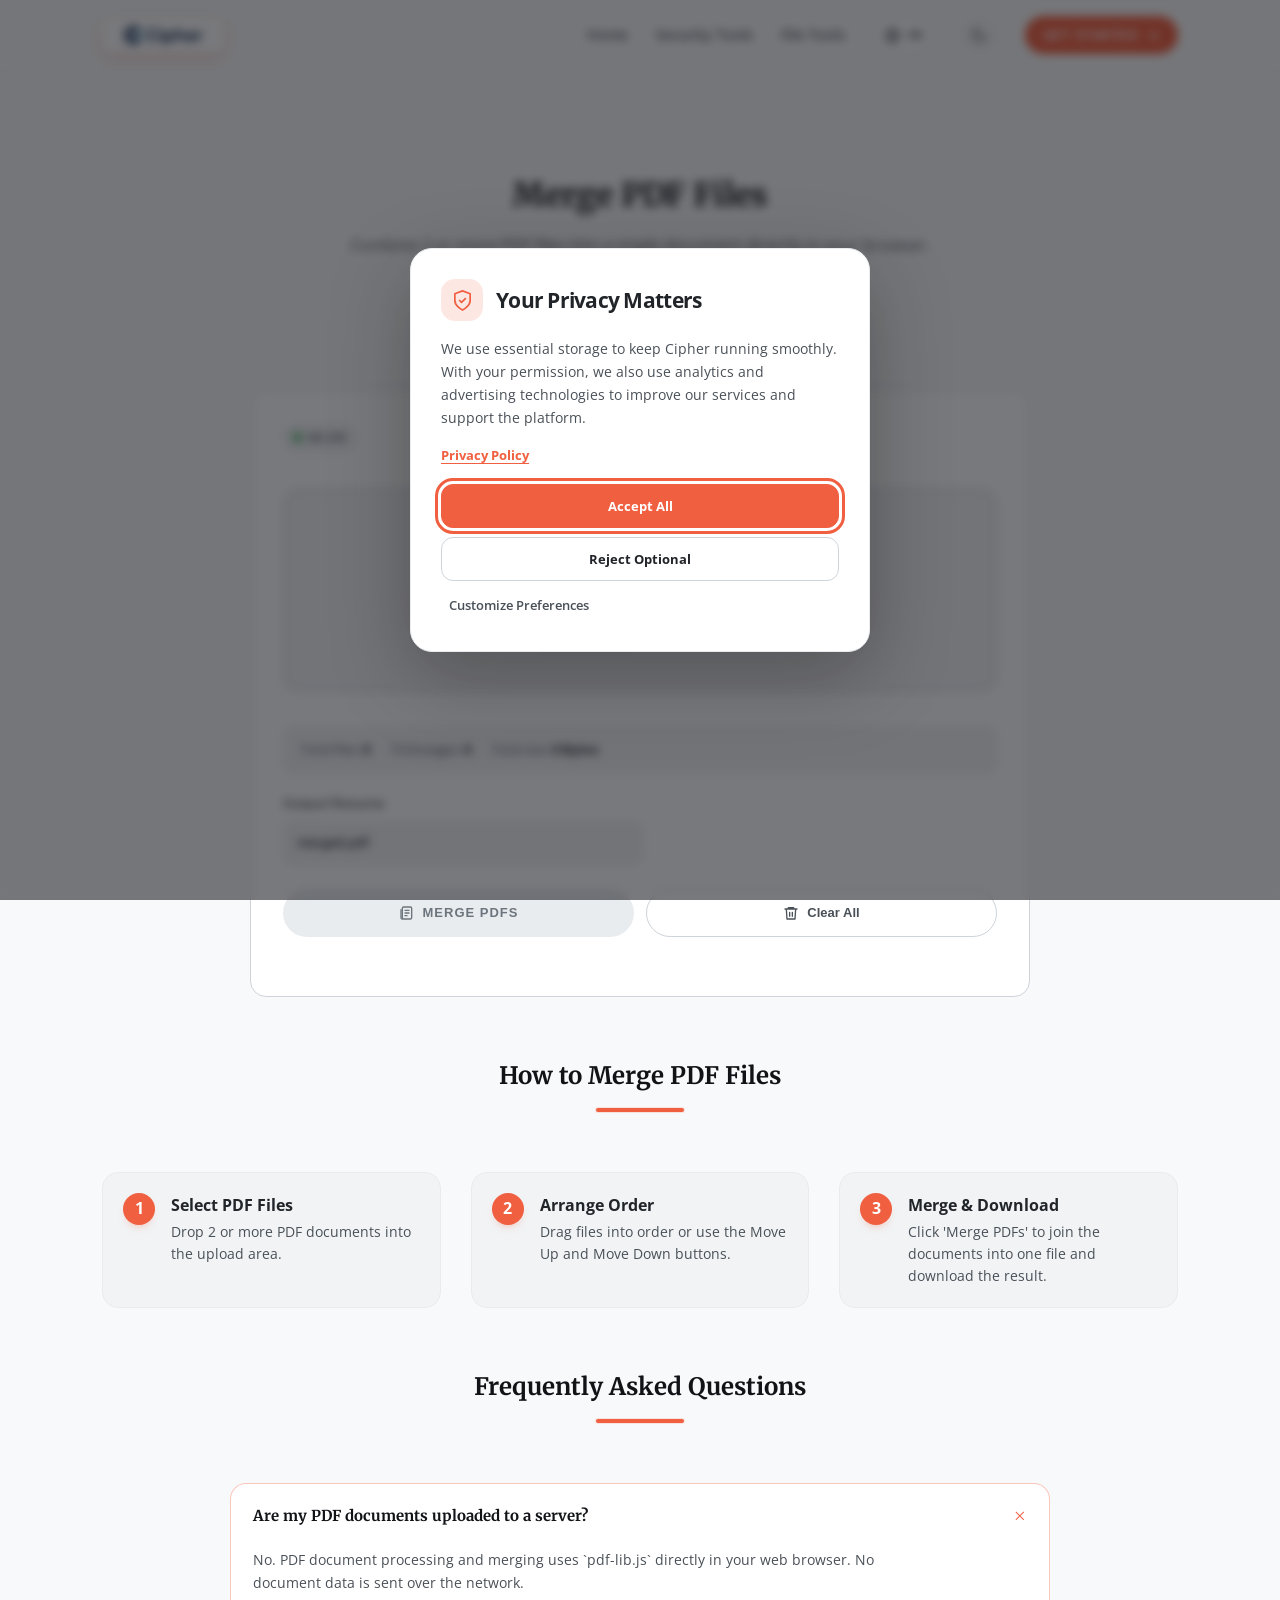
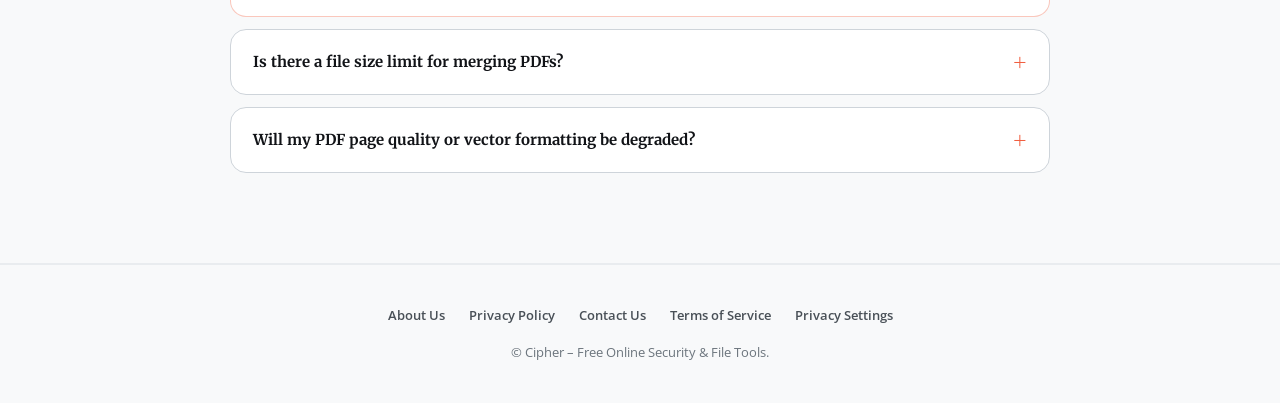
<file: tools/merge-pdf/index.html>
<!DOCTYPE html>
<html lang="en" data-bs-theme="light">

<head>
  <meta charset="UTF-8">
  <title>Merge PDF Files Free Online – Client-Side PDF Joiner | Cipher</title>
  <meta name="viewport" content="width=device-width, initial-scale=1, maximum-scale=1, user-scalable=no">
  <meta name="theme-color" content="#111317">
  <meta name="robots" content="index, follow">
  <link rel="canonical" href="https://example.com/tools/merge-pdf/">
  <meta name="description"
    content="Combine multiple PDF documents into a single PDF file 100% locally in your web browser with zero uploads using pdf-lib.js.">
  <meta name="keywords"
    content="free PDF merger, merge PDF files, combine PDFs offline, private PDF tool, browser PDF joiner">
  <meta property="og:type" content="website">
  <meta property="og:title" content="Merge PDF Files Free Online – Cipher">
  <meta property="og:description"
    content="Combine PDF files in your browser. Files are processed locally; see our Privacy Policy for third-party website services.">
  <meta property="og:url" content="https://example.com/tools/merge-pdf/">
  <meta property="og:image" content="/images/Cipher.png">
  <link rel="icon" type="image/svg+xml" href="/images/cipher-favicon.svg">
  <link rel="stylesheet" href="/css/fonts.css">
  <link rel="stylesheet" href="/css/styles.css">
  <link rel="stylesheet" href="/css/i18n.css">
  <style>
    .tool-card-container {
      max-width: 780px;
      margin: 0 auto;
    }

    #pdfDropzone {
      scroll-margin-top: 96px;
    }

    .tool-badges {
      display: flex;
      justify-content: center;
      flex-wrap: wrap;
      gap: 8px;
      margin-top: 18px;
    }

    .tool-badge {
      display: inline-flex;
      align-items: center;
      min-height: 28px;
      padding: 5px 11px;
      border: 1px solid var(--border-soft);
      border-radius: var(--radius-pill);
      background: rgba(255, 255, 255, 0.025);
      color: var(--text-2);
      font-family: var(--font-mono);
      font-size: 10px;
      font-weight: 500;
      letter-spacing: 0.02em;
    }

    .tool-badge::before {
      content: "";
      width: 5px;
      height: 5px;
      margin-right: 7px;
      border-radius: 50%;
      background: var(--primary);
      box-shadow: 0 0 0 3px var(--primary-dim);
    }

    .pdf-list-panel {
      margin-top: 20px;
      display: flex;
      flex-direction: column;
      gap: 10px;
    }

    .pdf-item-row {
      background: var(--surface-2);
      border: 1px solid var(--border);
      border-radius: 10px;
      padding: 12px 16px;
      display: flex;
      align-items: center;
      justify-content: space-between;
      gap: 12px;
      cursor: grab;
      transition: border-color 0.18s ease, opacity 0.18s ease, transform 0.18s ease;
    }

    .pdf-item-row:active {
      cursor: grabbing;
    }

    .pdf-item-row:focus-visible,
    .pdf-item-row.is-drag-over {
      outline: none;
      border-color: var(--primary);
      box-shadow: 0 0 0 3px var(--primary-dim);
    }

    .pdf-item-row.is-dragging {
      opacity: 0.45;
    }

    .pdf-item-meta {
      display: flex;
      align-items: center;
      gap: 10px;
      overflow: hidden;
      min-width: 0;
    }

    .pdf-item-details {
      min-width: 0;
    }

    .pdf-item-name {
      font-size: 14px;
      font-weight: 600;
      color: var(--text);
      white-space: nowrap;
      overflow: hidden;
      text-overflow: ellipsis;
      max-width: 100%;
    }

    .pdf-item-size {
      font-family: var(--font-mono);
      font-size: 11px;
      color: var(--text-3);
      line-height: 1.5;
    }

    .pdf-item-pages.is-error {
      color: var(--error);
    }

    .pdf-item-actions {
      display: flex;
      align-items: center;
      gap: 6px;
      flex-shrink: 0;
      flex-wrap: wrap;
      justify-content: flex-end;
    }

    @media (max-width: 600px) {
      .pdf-item-row {
        flex-direction: column;
        align-items: stretch;
      }

      .pdf-item-meta,
      .pdf-item-actions {
        width: 100%;
      }
    }

    .action-sm-btn {
      background: var(--surface-3);
      border: 1px solid var(--border);
      color: var(--text-2);
      padding: 4px 8px;
      border-radius: 6px;
      cursor: pointer;
      font-size: 12px;
      transition: background-color 0.18s ease, border-color 0.18s ease, color 0.18s ease;
    }

    .action-sm-btn:not(:disabled):hover,
    .action-sm-btn:not(:disabled):focus-visible {
      background: var(--primary-dim);
      border-color: var(--primary-line);
      color: var(--primary);
      outline: none;
    }

    .action-sm-btn.btn-remove {
      color: var(--error);
    }

    .action-sm-btn.btn-remove:not(:disabled):hover,
    .action-sm-btn.btn-remove:not(:disabled):focus-visible {
      background: rgba(240, 95, 64, 0.1);
      border-color: var(--primary-line);
      color: var(--error);
    }

    .action-sm-btn:disabled {
      opacity: 0.45;
      cursor: not-allowed;
    }

    .pdf-summary {
      display: flex;
      flex-wrap: wrap;
      gap: 8px 20px;
      margin-top: 14px;
      padding: 12px 16px;
      border: 1px solid var(--border-soft);
      border-radius: 10px;
      background: var(--surface-2);
      color: var(--text-2);
      font-size: 13px;
    }

    .pdf-summary strong {
      color: var(--text);
    }

    .pdf-output-field {
      display: grid;
      gap: 7px;
      max-width: 360px;
      margin-top: 20px;
      color: var(--text-2);
      font-size: 13px;
      font-weight: 600;
    }

    .pdf-output-field input {
      width: 100%;
      min-height: 44px;
      padding: 10px 13px;
      border: 1px solid var(--border-soft);
      border-radius: 10px;
      background: var(--surface-2);
      color: var(--text);
      font: inherit;
      outline: none;
      transition: border-color 0.18s ease, box-shadow 0.18s ease;
    }

    .pdf-output-field input:hover {
      border-color: var(--primary-line);
    }

    .pdf-output-field input:focus {
      border-color: var(--primary);
      box-shadow: 0 0 0 3px var(--primary-dim);
    }

    .merge-progress {
      width: 100%;
      height: 8px;
      margin-top: 14px;
      overflow: hidden;
      border: 0;
      border-radius: var(--radius-pill);
      background: var(--surface-3);
      accent-color: var(--primary);
    }

    .merge-progress::-webkit-progress-bar {
      border-radius: var(--radius-pill);
      background: var(--surface-3);
    }

    .merge-progress::-webkit-progress-value {
      border-radius: var(--radius-pill);
      background: var(--primary);
      transition: width 0.2s ease;
    }

    .merge-progress::-moz-progress-bar {
      border-radius: var(--radius-pill);
      background: var(--primary);
    }

    .merge-status {
      min-height: 1.5em;
      margin-top: 8px;
      color: var(--text-2);
      font-size: 13px;
    }

    .merge-status.is-error {
      color: var(--error);
    }

    @media (max-width: 620px) {
      .pdf-item-row {
        align-items: flex-start;
        flex-direction: column;
      }

      .pdf-item-actions {
        width: 100%;
        justify-content: flex-start;
      }
    }

    .pdf-action-btn {
      display: inline-flex;
      align-items: center;
      justify-content: center;
      gap: 8px;
    }

    .pdf-action-btn svg {
      width: 16px;
      height: 16px;
      transition: transform 0.22s ease;
    }

    .pdf-action-btn:hover svg {
      transform: translateY(-1px) scale(1.08);
    }

    .step-card {
      background: var(--surface-2);
      border: 1px solid var(--border-soft);
      border-radius: var(--radius-card);
      padding: 20px;
      display: flex;
      align-items: flex-start;
      gap: 16px;
      transition: transform 0.25s ease, border-color 0.25s ease, box-shadow 0.25s ease;
    }

    .step-card:hover,
    .step-card:focus-within {
      transform: translateY(-4px);
      border-color: var(--primary-line);
      box-shadow: 0 14px 28px -18px rgba(0, 0, 0, 0.8);
    }

    .step-num {
      width: 32px;
      height: 32px;
      background: var(--primary);
      color: #fff;
      border-radius: 50%;
      display: flex;
      align-items: center;
      justify-content: center;
      font-weight: 700;
      flex-shrink: 0;
      position: relative;
      isolation: isolate;
      box-shadow: 0 5px 12px -8px var(--primary);
      animation: stepNumberFloat 4.5s ease-in-out infinite;
      transition: transform 0.25s ease, box-shadow 0.25s ease, background-color 0.25s ease;
    }

    .step-num::after {
      content: "";
      position: absolute;
      inset: -5px;
      border: 1px solid var(--primary-line);
      border-radius: 50%;
      opacity: 0;
      transform: scale(0.7);
      transition: opacity 0.25s ease, transform 0.25s ease;
      z-index: -1;
    }

    .step-card:nth-child(2) .step-num {
      animation-delay: -1.5s;
    }

    .step-card:nth-child(3) .step-num {
      animation-delay: -3s;
    }

    .step-card:hover .step-num,
    .step-card:focus-within .step-num {
      background: var(--primary-hover);
      transform: translateY(-2px) scale(1.08);
      box-shadow: 0 8px 18px -8px var(--primary);
    }

    .step-card:hover .step-num::after,
    .step-card:focus-within .step-num::after {
      opacity: 1;
      transform: scale(1);
    }

    @keyframes stepNumberFloat {

      0%,
      100% {
        transform: translateY(0) rotate(0deg);
      }

      35% {
        transform: translateY(-2px) rotate(-3deg);
      }

      68% {
        transform: translateY(1px) rotate(2deg);
      }
    }

    .merge-btn,
    .clear-btn {
      display: inline-flex;
      align-items: center;
      justify-content: center;
      gap: 8px;
    }

    .pdf-action-buttons {
      display: grid;
      grid-template-columns: repeat(2, minmax(0, 1fr));
      gap: 12px;
      margin-top: 24px;
    }

    .pdf-action-buttons .merge-btn,
    .pdf-action-buttons .clear-btn {
      width: 100%;
      min-width: 0;
      min-height: 48px;
      margin: 0;
      padding: 12px 16px;
      white-space: nowrap;
    }

    @media (max-width: 480px) {
      .pdf-action-buttons {
        grid-template-columns: minmax(0, 1fr);
      }
    }

    .merge-btn svg,
    .clear-btn svg {
      width: 16px;
      height: 16px;
      transition: transform 0.22s ease;
    }

    .merge-btn:hover svg {
      transform: rotate(10deg) scale(1.08);
    }

    .clear-btn:hover svg {
      transform: rotate(-8deg) scale(1.08);
    }

    @media (prefers-reduced-motion: reduce) {

      .pdf-action-btn svg,
      .step-card,
      .step-num,
      .merge-btn svg,
      .clear-btn svg {
        animation: none;
        transition: none;
      }

      .step-card:hover,
      .step-card:focus-within {
        transform: none;
      }
    }

    .how-to-section,
    .faq-section-tool {
      margin-top: 60px;
    }
  </style>
</head>

<body>

  <!-- Header -->
  <nav class="navbar">
    <div class="container">
      <a href="/" class="nav-brand">
        <span class="nav-brand-media" aria-hidden="true">
          <img src="/images/Cipher.png" alt="Cipher Logo">
        </span>
      </a>
      <button class="menu-toggle" id="menuToggle" type="button" aria-label="Toggle navigation" aria-expanded="false"
        aria-controls="navLinks">
        <span class="menu-toggle-label">Menu</span>
        <svg viewBox="0 0 24 24" aria-hidden="true" fill="none" stroke="currentColor" stroke-width="2"
          stroke-linecap="round">
          <path d="M4 7h16M4 12h16M4 17h16" />
        </svg>
      </button>
      <ul class="nav-links" id="navLinks">
        <li><a href="/">Home</a></li>
        <li><a href="/#security-tools">Security Tools</a></li>
        <li><a href="/#file-tools">File Tools</a></li>
        <li><button class="theme-toggle-btn" title="Toggle Theme" type="button"></button></li>
        <li>
          <a href="/tools/encrypt/" class="btn-nav">
            Protect File
            <svg class="protect-icon" viewBox="0 0 24 24" aria-hidden="true" fill="none" stroke="currentColor"
              stroke-width="2" stroke-linecap="round" stroke-linejoin="round">
              <path d="M5 12h14" />
              <path d="m13 6 6 6-6 6" />
            </svg>
          </a>
        </li>
      </ul>
    </div>
  </nav>

  <!-- Top Ad Placeholder -->
  <div class="container" style="margin-top: 80px;">
  </div>

  <!-- Main Tool Container -->
  <main class="section">
    <div class="container">
      <div class="section-header">
        <h1 class="section-title">Merge PDF Files</h1>
        <p class="section-sub">Combine 2 or more PDF files into a single document directly in your browser. Reorder
          pages and files with ease.</p>
        <div class="tool-badges" aria-label="Merge PDF benefits">
          <span class="tool-badge">100% Client-Side</span>
          <span class="tool-badge">No Uploads</span>
          <span class="tool-badge">Multi-File Support</span>
        </div>
      </div>

      <div class="tool-card-container">
        <div class="feature-card" style="padding: 32px;">

          <!-- Dropzone -->
          <div class="dropzone" id="pdfDropzone">
            <div class="dz-icon">
              <svg viewBox="0 0 24 24" fill="none" stroke="currentColor" stroke-width="2" stroke-linecap="round"
                stroke-linejoin="round">
                <path d="M14 2H6a2 2 0 0 0-2 2v16a2 2 0 0 0 2 2h12a2 2 0 0 0 2-2V8z"></path>
                <polyline points="14 2 14 8 20 8"></polyline>
                <line x1="12" y1="18" x2="12" y2="12"></line>
                <line x1="9" y1="15" x2="15" y2="15"></line>
              </svg>
            </div>
            <div class="dz-title">Drop PDF files here</div>
            <div class="dz-sub">or <b>click to browse</b> (select multiple files)</div>
            <input type="file" id="pdfFileInput" accept="application/pdf" multiple style="display: none;">
          </div>

          <!-- Selected PDFs List -->
          <div class="pdf-list-panel" id="pdfListContainer"></div>
          <div class="pdf-summary" id="pdfSummary" aria-live="polite">
            <span>Total files: <strong id="totalPdfFiles">0</strong></span>
            <span>Total pages: <strong id="totalPdfPages">0</strong></span>
            <span>Total size: <strong id="totalPdfSize">0 Bytes</strong></span>
          </div>

          <label class="pdf-output-field" for="outputFilename">
            Output filename
            <input id="outputFilename" type="text" value="merged.pdf" maxlength="120" autocomplete="off">
          </label>

          <div class="pdf-action-buttons">
            <button class="btn-primary merge-btn" id="btnMergePDF" type="button" disabled>
              <svg viewBox="0 0 24 24" aria-hidden="true" fill="none" stroke="currentColor" stroke-width="2"
                stroke-linecap="round" stroke-linejoin="round">
                <path d="M7 3h10a2 2 0 0 1 2 2v14a2 2 0 0 1-2 2H7a2 2 0 0 1-2-2V5a2 2 0 0 1 2-2z"></path>
                <path d="M9 8h6M9 12h6M9 16h3"></path>
                <path d="M3 7v12a2 2 0 0 0 2 2"></path>
              </svg>
              <span class="button-label">Merge PDFs</span>
            </button>
            <button class="btn-ghost clear-btn" id="btnClearPDFs" type="button">
              <svg viewBox="0 0 24 24" aria-hidden="true" fill="none" stroke="currentColor" stroke-width="2"
                stroke-linecap="round" stroke-linejoin="round">
                <path d="M3 6h18M8 6V4h8v2M19 6l-1 15H6L5 6"></path>
                <path d="M10 11v6M14 11v6"></path>
              </svg>
              <span>Clear All</span>
            </button>
          </div>
          <progress class="merge-progress" id="mergeProgress" max="100" value="0" hidden
            aria-label="Merge progress"></progress>
          <p class="merge-status" id="mergeStatus" role="status" aria-live="polite"></p>

        </div>
      </div>

      <!-- Tool Ad Placeholder -->

      <!-- How to Use Section -->
      <section class="how-to-section">
        <div class="section-header">
          <h2 class="section-title" style="font-size: 24px;">How to Merge PDF Files</h2>
          <div class="section-divider"></div>
        </div>
        <div class="grid-3">
          <div class="step-card">
            <div class="step-num">1</div>
            <div>
              <h3 style="font-size: 16px; margin-bottom: 4px; color: var(--text);">Select PDF Files</h3>
              <p style="font-size: 13.5px; color: var(--text-2);">Drop 2 or more PDF documents into the upload area.</p>
            </div>
          </div>
          <div class="step-card">
            <div class="step-num">2</div>
            <div>
              <h3 style="font-size: 16px; margin-bottom: 4px; color: var(--text);">Arrange Order</h3>
              <p style="font-size: 13.5px; color: var(--text-2);">Drag files into order or use the Move Up and Move Down
                buttons.</p>
            </div>
          </div>
          <div class="step-card">
            <div class="step-num">3</div>
            <div>
              <h3 style="font-size: 16px; margin-bottom: 4px; color: var(--text);">Merge & Download</h3>
              <p style="font-size: 13.5px; color: var(--text-2);">Click 'Merge PDFs' to join the documents into one file
                and download the result.</p>
            </div>
          </div>
        </div>
      </section>

      <!-- FAQ Section -->
      <section class="faq-section-tool">
        <div class="section-header">
          <h2 class="section-title" style="font-size: 24px;">Frequently Asked Questions</h2>
          <div class="section-divider"></div>
        </div>
        <div class="faq-list">
          <details class="faq-item" open>
            <summary>Are my PDF documents uploaded to a server?</summary>
            <div class="faq-answer">
              <p>No. PDF document processing and merging uses `pdf-lib.js` directly in your web browser. No document
                data is sent over the network.</p>
            </div>
          </details>
          <details class="faq-item">
            <summary>Is there a file size limit for merging PDFs?</summary>
            <div class="faq-answer">
              <p>Because processing relies on your device's RAM and CPU, you can merge documents of any size as long as
                your browser memory permits.</p>
            </div>
          </details>
          <details class="faq-item">
            <summary>Will my PDF page quality or vector formatting be degraded?</summary>
            <div class="faq-answer">
              <p>No. PDF page contents, vector fonts, and layout structures are copied page-by-page into the new
                container document without rasterizing or losing clarity.</p>
            </div>
          </details>
        </div>
      </section>

    </div>
  </main>

  <!-- Footer Ad Placeholder -->
  <div class="container">
  </div>

  <!-- Footer -->
  <footer>
    <div class="container" style="display: flex; flex-direction: column; align-items: center; gap: 16px;">
      <div style="display: flex; gap: 24px; flex-wrap: wrap; justify-content: center; font-weight: 600;">
        <a href="/about/" style="color: var(--text-2);">About Us</a>
        <a href="/privacy/" style="color: var(--text-2);">Privacy Policy</a>
        <a href="/contact/" style="color: var(--text-2);">Contact Us</a>
        <a href="/terms/" style="color: var(--text-2);">Terms of Service</a>
      </div>
      <p>&copy; Cipher – Free Online Security & File Tools.</p>
    </div>
  </footer>

  <script src="/vendor/pdf-lib.min.js"></script>
  <script src="/js/translations.js"></script>
  <script src="/js/common.js"></script>
  <script>
    document.addEventListener('DOMContentLoaded', () => {
      const pdfDropzone = document.getElementById('pdfDropzone');
      const pdfFileInput = document.getElementById('pdfFileInput');
      const pdfListContainer = document.getElementById('pdfListContainer');
      const btnMergePDF = document.getElementById('btnMergePDF');
      const btnClearPDFs = document.getElementById('btnClearPDFs');
      const outputFilename = document.getElementById('outputFilename');
      outputFilename.title = outputFilename.value;
      outputFilename.addEventListener('input', () => {
        outputFilename.title = outputFilename.value;
      });
      const totalPdfFiles = document.getElementById('totalPdfFiles');
      const totalPdfPages = document.getElementById('totalPdfPages');
      const totalPdfSize = document.getElementById('totalPdfSize');
      const mergeProgress = document.getElementById('mergeProgress');
      const mergeStatus = document.getElementById('mergeStatus');

      let selectedPdfFiles = [];
      let isMerging = false;
      let draggedIndex = null;

      function formatBytes(bytes) {
        if (bytes === 0) return '0 Bytes';
        const k = 1024;
        const sizes = ['Bytes', 'KB', 'MB', 'GB'];
        const i = Math.floor(Math.log(bytes) / Math.log(k));
        return parseFloat((bytes / Math.pow(k, i)).toFixed(1)) + ' ' + sizes[i];
      }

      function setMergeStatus(message, isError = false) {
        mergeStatus.textContent = message;
        mergeStatus.classList.toggle('is-error', isError);
      }

      function updateSummary() {
        totalPdfFiles.textContent = String(selectedPdfFiles.length);
        totalPdfSize.textContent = formatBytes(selectedPdfFiles.reduce((total, entry) => total + entry.file.size, 0));

        const pageCountsPending = selectedPdfFiles.some(entry => entry.pageCount === null && !entry.pageCountError);
        const pageCountsUnavailable = selectedPdfFiles.some(entry => entry.pageCountError);
        const pageCount = selectedPdfFiles.reduce((total, entry) => total + (entry.pageCount || 0), 0);
        totalPdfPages.textContent = pageCountsPending
          ? 'Loading…'
          : pageCountsUnavailable
            ? `${pageCount} (some unavailable)`
            : String(pageCount);
      }

      function movePdf(fromIndex, toIndex) {
        if (isMerging || fromIndex === toIndex ||
          fromIndex < 0 || toIndex < 0 ||
          fromIndex >= selectedPdfFiles.length || toIndex >= selectedPdfFiles.length) return;
        const [entry] = selectedPdfFiles.splice(fromIndex, 1);
        selectedPdfFiles.splice(toIndex, 0, entry);
        renderPdfList();
      }

      function attachReorderEvents(row, index) {
        row.addEventListener('dragstart', event => {
          if (isMerging) {
            event.preventDefault();
            return;
          }
          draggedIndex = index;
          row.classList.add('is-dragging');
          event.dataTransfer.effectAllowed = 'move';
          event.dataTransfer.setData('text/plain', String(index));
        });

        row.addEventListener('dragend', () => {
          draggedIndex = null;
          row.classList.remove('is-dragging');
          pdfListContainer.querySelectorAll('.is-drag-over').forEach(item => item.classList.remove('is-drag-over'));
        });

        row.addEventListener('dragover', event => {
          if (isMerging || draggedIndex === null) return;
          event.preventDefault();
          event.dataTransfer.dropEffect = 'move';
          row.classList.add('is-drag-over');
        });

        row.addEventListener('dragleave', event => {
          if (!row.contains(event.relatedTarget)) row.classList.remove('is-drag-over');
        });

        row.addEventListener('drop', event => {
          event.preventDefault();
          row.classList.remove('is-drag-over');
          const fromIndex = draggedIndex;
          if (fromIndex !== null) movePdf(fromIndex, index);
        });

        row.addEventListener('keydown', event => {
          if (event.altKey && event.key === 'ArrowUp') {
            event.preventDefault();
            movePdf(index, index - 1);
          } else if (event.altKey && event.key === 'ArrowDown') {
            event.preventDefault();
            movePdf(index, index + 1);
          }
        });
      }

      function renderPdfList() {
        pdfListContainer.innerHTML = '';
        btnMergePDF.disabled = selectedPdfFiles.length < 2 || isMerging;
        btnClearPDFs.disabled = isMerging;
        pdfFileInput.disabled = isMerging;
        outputFilename.disabled = isMerging;

        selectedPdfFiles.forEach((entry, index) => {
          const { file } = entry;
          const row = document.createElement('div');
          row.className = 'pdf-item-row';
          row.draggable = !isMerging;
          row.tabIndex = 0;
          row.setAttribute('aria-label', `${file.name}, position ${index + 1} of ${selectedPdfFiles.length}. Use Alt plus arrow keys to reorder.`);
          row.innerHTML = `
            <div class="pdf-item-meta">
              <svg width="20" height="20" viewBox="0 0 24 24" fill="none" stroke="var(--primary)" stroke-width="2" stroke-linecap="round" stroke-linejoin="round"><path d="M14 2H6a2 2 0 0 0-2 2v16a2 2 0 0 0 2 2h12a2 2 0 0 0 2-2V8z"></path><polyline points="14 2 14 8 20 8"></polyline></svg>
              <div class="pdf-item-details">
                <div class="pdf-item-name"></div>
                <div class="pdf-item-size"></div>
                <div class="pdf-item-size pdf-item-pages"></div>
              </div>
            </div>
            <div class="pdf-item-actions">
              <button class="action-sm-btn btn-up" type="button" ${index === 0 || isMerging ? 'disabled' : ''}>↑ Move Up</button>
              <button class="action-sm-btn btn-down" type="button" ${index === selectedPdfFiles.length - 1 || isMerging ? 'disabled' : ''}>↓ Move Down</button>
              <button class="action-sm-btn btn-remove" type="button" ${isMerging ? 'disabled' : ''}>✕ Remove</button>
            </div>
          `;
          pdfListContainer.appendChild(row);
          const fileName = row.querySelector('.pdf-item-name');
          fileName.textContent = file.name;
          fileName.title = file.name;
          row.querySelector('.btn-up').setAttribute('aria-label', `Move ${file.name} up`);
          row.querySelector('.btn-down').setAttribute('aria-label', `Move ${file.name} down`);
          row.querySelector('.btn-remove').setAttribute('aria-label', `Remove ${file.name}`);
          row.querySelector('.pdf-item-size').textContent = formatBytes(file.size);
          const pageLabel = row.querySelector('.pdf-item-pages');
          if (entry.pageCountError) {
            pageLabel.textContent = 'Page count unavailable';
            pageLabel.classList.add('is-error');
            pageLabel.title = entry.pageCountError;
          } else {
            pageLabel.textContent = entry.pageCount === null
              ? 'Reading page count…'
              : `${entry.pageCount} ${entry.pageCount === 1 ? 'page' : 'pages'}`;
          }

          row.querySelector('.btn-up').addEventListener('click', () => movePdf(index, index - 1));
          row.querySelector('.btn-down').addEventListener('click', () => movePdf(index, index + 1));
          row.querySelector('.btn-remove').addEventListener('click', () => {
            if (isMerging) return;
            selectedPdfFiles.splice(index, 1);
            renderPdfList();
          });
          attachReorderEvents(row, index);
        });

        updateSummary();
      }

      function addPdfFiles(files) {
        if (isMerging) return;
        const filesToAdd = Array.from(files);
        const validFiles = filesToAdd.filter(file =>
          file.type === 'application/pdf' || file.name.toLowerCase().endsWith('.pdf')
        );
        if (!validFiles.length) {
          setMergeStatus('Choose one or more PDF files.', true);
          return;
        }

        const addedEntries = validFiles.map(file => ({ file, pageCount: null, pageCountError: '' }));
        selectedPdfFiles.push(...addedEntries);
        const ignoredCount = filesToAdd.length - validFiles.length;
        setMergeStatus(ignoredCount ? `Ignored ${ignoredCount} non-PDF ${ignoredCount === 1 ? 'file' : 'files'}.` : '');
        renderPdfList();

        addedEntries.forEach(async entry => {
          try {
            const pdf = await PDFLib.PDFDocument.load(await entry.file.arrayBuffer());
            entry.pageCount = pdf.getPageCount();
          } catch (error) {
            entry.pageCountError = error instanceof Error ? error.message : 'Could not read PDF page count.';
          }
          renderPdfList();
        });
      }

      pdfDropzone.addEventListener('click', () => pdfFileInput.click());
      pdfFileInput.addEventListener('change', (e) => {
        if (e.target.files && e.target.files.length) {
          addPdfFiles(e.target.files);
          pdfFileInput.value = '';
        }
      });

      ['dragenter', 'dragover'].forEach(evt => {
        pdfDropzone.addEventListener(evt, (e) => {
          e.preventDefault();
          pdfDropzone.classList.add('drag');
        });
      });

      ['dragleave', 'drop'].forEach(evt => {
        pdfDropzone.addEventListener(evt, (e) => {
          e.preventDefault();
          pdfDropzone.classList.remove('drag');
        });
      });

      pdfDropzone.addEventListener('drop', (e) => {
        if (e.dataTransfer.files && e.dataTransfer.files.length) {
          addPdfFiles(e.dataTransfer.files);
        }
      });

      btnClearPDFs.addEventListener('click', () => {
        if (isMerging) return;
        selectedPdfFiles = [];
        mergeProgress.hidden = true;
        setMergeStatus('');
        renderPdfList();
      });

      btnMergePDF.addEventListener('click', async () => {
        if (selectedPdfFiles.length < 2 || isMerging) return;
        isMerging = true;
        const filesToMerge = selectedPdfFiles.slice();
        mergeProgress.hidden = false;
        mergeProgress.value = 0;
        setMergeStatus('Preparing PDFs…');
        renderPdfList();
        btnMergePDF.querySelector('.button-label').textContent = 'Merging PDFs...';

        try {
          const mergedPdf = await PDFLib.PDFDocument.create();

          for (const [index, entry] of filesToMerge.entries()) {
            setMergeStatus(`Merging ${index + 1} of ${filesToMerge.length}: ${entry.file.name}`);
            const arrayBuffer = await entry.file.arrayBuffer();
            const pdfDoc = await PDFLib.PDFDocument.load(arrayBuffer);
            const copiedPages = await mergedPdf.copyPages(pdfDoc, pdfDoc.getPageIndices());
            copiedPages.forEach((page) => mergedPdf.addPage(page));
            mergeProgress.value = Math.round(((index + 1) / filesToMerge.length) * 90);
          }

          setMergeStatus('Finalizing merged PDF…');
          const pdfBytes = await mergedPdf.save();
          mergeProgress.value = 100;
          const blob = new Blob([pdfBytes], { type: 'application/pdf' });
          const url = URL.createObjectURL(blob);

          let filename = outputFilename.value.trim().replace(/[<>:"/\\|?*\u0000-\u001f]/g, '').replace(/[. ]+$/, '');
          if (!filename) filename = 'merged';
          if (!filename.toLowerCase().endsWith('.pdf')) filename += '.pdf';
          const a = document.createElement('a');
          a.href = url;
          a.download = filename;
          document.body.appendChild(a);
          a.click();
          a.remove();
          setTimeout(() => URL.revokeObjectURL(url), 1000);
          setMergeStatus(`Merged ${filesToMerge.length} PDFs successfully. Downloading ${filename}.`);

        } catch (error) {
          setMergeStatus(`Could not merge PDFs: ${error instanceof Error ? error.message : 'Unknown error.'}`, true);
        } finally {
          isMerging = false;
          btnMergePDF.querySelector('.button-label').textContent = 'Merge PDFs';
          renderPdfList();
          setTimeout(() => {
            mergeProgress.hidden = true;
          }, 1200);
        }
      });

      renderPdfList();
    });
  </script>
</body>

</html>
</file>
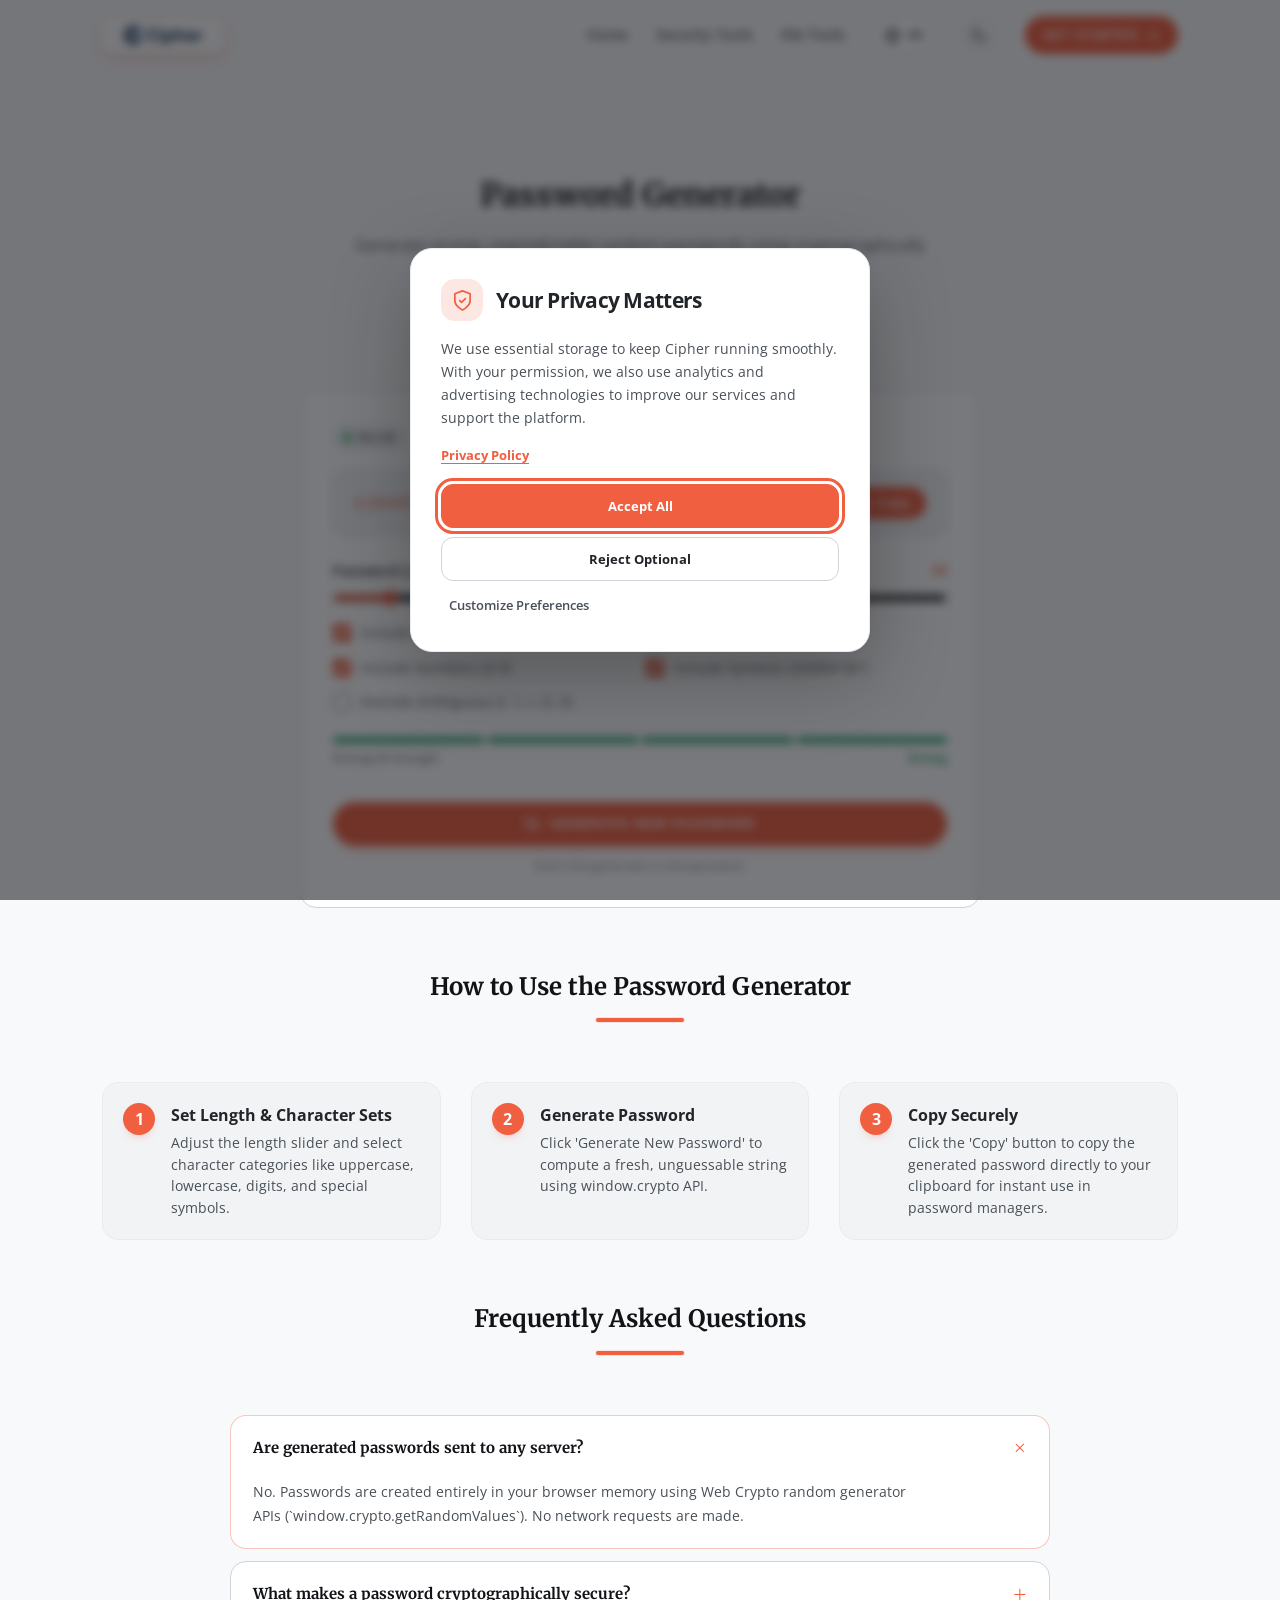
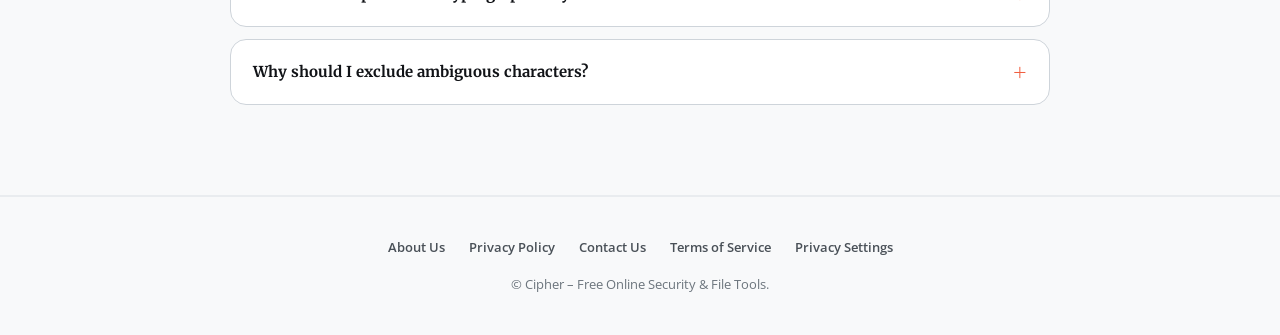
<file: tools/password-generator/index.html>
<!DOCTYPE html>
<html lang="en" data-bs-theme="light">

<head>

  <meta charset="UTF-8">
  <title>Strong Password Generator – Free & Secure Online Tool | Cipher</title>
  <meta name="viewport" content="width=device-width, initial-scale=1, maximum-scale=1, user-scalable=no">
  <meta name="theme-color" content="#111317">
  <meta name="robots" content="index, follow">
  <link rel="canonical" href="https://example.com/tools/password-generator/">
  <meta name="description"
    content="Generate cryptographically strong, random passwords offline in your browser. Customize password length, uppercase, lowercase, numbers, symbols, and avoid ambiguous characters.">
  <meta name="keywords"
    content="free password generator, secure password generator, offline password generator, random passwords, private password tool">
  <meta property="og:type" content="website">
  <meta property="og:title" content="Strong Password Generator – Cipher">
  <meta property="og:description"
    content="Generate cryptographically strong passwords locally using Web Crypto API. Zero server tracking.">
  <meta property="og:url" content="https://example.com/tools/password-generator/">
  <meta property="og:image" content="/images/Cipher.png">
  <link rel="icon" type="image/svg+xml" href="/images/cipher-favicon.svg">
  <link rel="stylesheet" href="/css/fonts.css">
  <link rel="stylesheet" href="/css/styles.css">
  <link rel="stylesheet" href="/css/i18n.css">
  <style>
    .tool-card-container {
      max-width: 680px;
      margin: 0 auto;
    }

    .tool-badges {
      display: flex;
      justify-content: center;
      flex-wrap: wrap;
      gap: 8px;
      margin-top: 18px;
    }

    .tool-badge {
      display: inline-flex;
      align-items: center;
      min-height: 28px;
      padding: 5px 11px;
      border: 1px solid var(--border-soft);
      border-radius: var(--radius-pill);
      background: rgba(255, 255, 255, 0.025);
      color: var(--text-2);
      font-family: var(--font-mono);
      font-size: 10px;
      font-weight: 500;
      letter-spacing: 0.02em;
    }

    .tool-badge::before {
      content: "";
      width: 5px;
      height: 5px;
      margin-right: 7px;
      border-radius: 50%;
      background: var(--primary);
      box-shadow: 0 0 0 3px var(--primary-dim);
    }

    .strength {
      display: flex;
      gap: 4px;
      width: 100%;
      margin-top: 8px;
    }

    .strength i {
      flex: 1;
      height: 6px;
      border-radius: var(--radius-pill);
      background: var(--surface-3);
      transition: none;
    }

    .strength[data-strength="weak"] i.is-active {
      background: #dc3545;
    }

    .strength[data-strength="medium"] i.is-active {
      background: #f5a623;
    }

    .strength[data-strength="strong"] i.is-active {
      background: #22a06b;
    }

    .strength-label {
      display: flex;
      justify-content: space-between;
      margin-top: 6px;
      color: var(--text-2);
      font-size: 11.5px;
    }

    .strength-label span.val {
      color: var(--strength-color, var(--error));
      font-weight: 700;
    }

    .strength-label[data-strength="weak"] span.val {
      color: var(--error);
    }

    .strength-label[data-strength="medium"] span.val {
      color: #f5a623;
    }

    .strength-label[data-strength="strong"] span.val {
      color: #22a06b;
    }

    .output-display {
      position: relative;
      background: var(--surface-2);
      border: 1px solid var(--border);
      border-radius: var(--radius-control);
      padding: 16px 20px;
      display: flex;
      align-items: center;
      justify-content: space-between;
      gap: 12px;
      margin-bottom: 24px;
    }

    .output-text {
      font-family: var(--font-mono);
      font-size: 18px;
      color: var(--primary);
      word-break: break-all;
    }

    .copy-btn {
      background: var(--primary);
      color: #fff;
      border: none;
      padding: 8px 16px;
      border-radius: var(--radius-pill);
      font-weight: 700;
      font-size: 13px;
      cursor: pointer;
      display: flex;
      align-items: center;
      gap: 6px;
      transition: background 0.2s;
      flex-shrink: 0;
    }

    .copy-btn:hover {
      background: var(--primary-hover);
    }

    .options-group {
      display: flex;
      flex-direction: column;
      gap: 16px;
      margin-bottom: 24px;
    }

    .slider-row {
      display: flex;
      flex-direction: column;
      gap: 8px;
    }

    .slider-label {
      display: flex;
      justify-content: space-between;
      font-weight: 600;
      font-size: 14px;
    }

    .slider-input {
      width: 100%;
      accent-color: var(--primary);
    }

    .checkbox-grid {
      display: grid;
      grid-template-columns: repeat(auto-fit, minmax(200px, 1fr));
      gap: 12px;
    }

    .checkbox-label {
      display: flex;
      align-items: center;
      gap: 10px;
      font-size: 14px;
      color: var(--text-2);
      cursor: pointer;
    }

    .checkbox-label input {
      accent-color: var(--primary);
      width: 18px;
      height: 18px;
    }

    .how-to-section,
    .faq-section-tool {
      margin-top: 60px;
    }

    .step-card {
      background: var(--surface-2);
      border: 1px solid var(--border-soft);
      border-radius: var(--radius-card);
      padding: 20px;
      display: flex;
      align-items: flex-start;
      gap: 16px;
      transition: transform 0.25s ease, border-color 0.25s ease, box-shadow 0.25s ease;
    }

    .step-card:hover,
    .step-card:focus-within {
      transform: translateY(-4px);
      border-color: var(--primary-line);
      box-shadow: 0 14px 28px -18px rgba(0, 0, 0, 0.8);
    }

    .step-num {
      width: 32px;
      height: 32px;
      background: var(--primary);
      color: #fff;
      border-radius: 50%;
      display: flex;
      align-items: center;
      justify-content: center;
      font-weight: 700;
      flex-shrink: 0;
      position: relative;
      isolation: isolate;
      box-shadow: 0 5px 12px -8px var(--primary);
      animation: stepNumberFloat 4.5s ease-in-out infinite;
      transition: transform 0.25s ease, box-shadow 0.25s ease, background-color 0.25s ease;
    }

    .step-num::after {
      content: "";
      position: absolute;
      inset: -5px;
      border: 1px solid var(--primary-line);
      border-radius: 50%;
      opacity: 0;
      transform: scale(0.7);
      transition: opacity 0.25s ease, transform 0.25s ease;
      z-index: -1;
    }

    .step-card:nth-child(2) .step-num {
      animation-delay: -1.5s;
    }

    .step-card:nth-child(3) .step-num {
      animation-delay: -3s;
    }

    .step-card:hover .step-num,
    .step-card:focus-within .step-num {
      background: var(--primary-hover);
      transform: translateY(-2px) scale(1.08);
      box-shadow: 0 8px 18px -8px var(--primary);
    }

    .step-card:hover .step-num::after,
    .step-card:focus-within .step-num::after {
      opacity: 1;
      transform: scale(1);
    }

    @keyframes stepNumberFloat {

      0%,
      100% {
        transform: translateY(0) rotate(0deg);
      }

      35% {
        transform: translateY(-2px) rotate(-3deg);
      }

      68% {
        transform: translateY(1px) rotate(2deg);
      }
    }

    .generate-btn {
      position: relative;
      display: inline-flex;
      align-items: center;
      justify-content: center;
      gap: 10px;
      width: 100%;
      overflow: hidden;
      isolation: isolate;
      background: var(--primary);
      box-shadow: 0 8px 18px -14px var(--primary);
      transition: background-color 0.22s ease, box-shadow 0.22s ease, transform 0.22s ease;
    }

    .generate-hint {
      margin: 10px 0 0;
      color: var(--text-3);
      font-size: 12px;
      text-align: center;
    }

    .generate-btn::before {
      content: "";
      position: absolute;
      inset: 0;
      background: linear-gradient(105deg, transparent 28%, rgba(255, 255, 255, 0.16) 50%, transparent 72%);
      transform: translateX(-125%);
      transition: transform 0.65s ease;
      z-index: -1;
    }

    .generate-btn:hover {
      background: var(--primary-hover);
      box-shadow: 0 10px 20px -14px var(--primary);
      transform: translateY(-2px);
    }

    .generate-btn:hover::before {
      transform: translateX(125%);
    }

    .generate-btn:active {
      transform: translateY(0) scale(0.985);
    }

    .generate-btn-icon {
      width: 18px;
      height: 18px;
      transform-origin: center;
      transition: transform 0.3s ease;
    }

    .generate-btn:not(:hover) .generate-btn-icon {
      animation: generateIconReady 3.2s ease-in-out infinite;
    }

    .generate-btn:hover .generate-btn-icon {
      transform: rotate(90deg) scale(1.08);
    }

    @keyframes generateIconReady {

      0%,
      70%,
      100% {
        transform: rotate(0deg);
      }

      78% {
        transform: rotate(18deg);
      }

      86% {
        transform: rotate(-12deg);
      }
    }

    @media (prefers-reduced-motion: reduce) {

      .step-card,
      .step-num,
      .generate-btn,
      .generate-btn-icon {
        animation: none;
        transition: none;
      }

      .step-card:hover,
      .step-card:focus-within,
      .generate-btn:hover,
      .generate-btn:active {
        transform: none;
      }
    }
  </style>
</head>

<body>

  <!-- Header -->
  <nav class="navbar">
    <div class="container">
      <a href="/" class="nav-brand">
        <span class="nav-brand-media" aria-hidden="true">
          <img src="/images/Cipher.png" alt="Cipher Logo">
        </span>
      </a>
      <button class="menu-toggle" id="menuToggle" type="button" aria-label="Toggle navigation" aria-expanded="false"
        aria-controls="navLinks">
        <span class="menu-toggle-label">Menu</span>
        <svg viewBox="0 0 24 24" aria-hidden="true" fill="none" stroke="currentColor" stroke-width="2"
          stroke-linecap="round">
          <path d="M4 7h16M4 12h16M4 17h16" />
        </svg>
      </button>
      <ul class="nav-links" id="navLinks">
        <li><a href="/">Home</a></li>
        <li><a href="/#security-tools">Security Tools</a></li>
        <li><a href="/#file-tools">File Tools</a></li>
        <li><button class="theme-toggle-btn" title="Toggle Theme" type="button"></button></li>
        <li>
          <a href="/tools/encrypt/" class="btn-nav">
            Protect File
            <svg class="protect-icon" viewBox="0 0 24 24" aria-hidden="true" fill="none" stroke="currentColor"
              stroke-width="2" stroke-linecap="round" stroke-linejoin="round">
              <path d="M5 12h14" />
              <path d="m13 6 6 6-6 6" />
            </svg>
          </a>
        </li>
      </ul>
    </div>
  </nav>

  <!-- Top Ad Placeholder -->
  <div class="container" style="margin-top: 80px;">
  </div>

  <!-- Main Tool Container -->
  <main class="section">
    <div class="container">
      <div class="section-header">
        <h1 class="section-title">Password Generator</h1>
        <p class="section-sub">Generate strong, unpredictable random passwords using cryptographically secure random
          values directly in your browser.</p>
        <div class="tool-badges" aria-label="Password generator benefits">
          <span class="tool-badge">100% Client-Side</span>
          <span class="tool-badge">No Data Sent</span>
          <span class="tool-badge">Free Forever</span>
        </div>
      </div>

      <div class="tool-card-container">
        <div class="feature-card" style="padding: 32px;">

          <!-- Password Output Display -->
          <div class="output-display">
            <span class="output-text" id="passwordOutput">Select options...</span>
            <button class="copy-btn" id="copyPasswordBtn" type="button">
              <svg width="16" height="16" viewBox="0 0 24 24" fill="none" stroke="currentColor" stroke-width="2"
                stroke-linecap="round" stroke-linejoin="round">
                <rect x="9" y="9" width="13" height="13" rx="2" ry="2"></rect>
                <path d="M5 15H4a2 2 0 0 1-2-2V4a2 2 0 0 1 2-2h9a2 2 0 0 1 2 2v1"></path>
              </svg>
              Copy
            </button>
          </div>

          <!-- Password Options -->
          <div class="options-group">
            <div class="slider-row">
              <div class="slider-label">
                <span>Password Length</span>
                <span id="lengthVal" style="color: var(--primary); font-family: var(--font-mono);">16</span>
              </div>
              <input type="range" id="lengthSlider" class="slider-input" min="6" max="128" value="16">
            </div>

            <div class="checkbox-grid">
              <label class="checkbox-label">
                <input type="checkbox" id="chkUppercase" checked> Include Uppercase (A-Z)
              </label>
              <label class="checkbox-label">
                <input type="checkbox" id="chkLowercase" checked> Include Lowercase (a-z)
              </label>
              <label class="checkbox-label">
                <input type="checkbox" id="chkNumbers" checked> Include Numbers (0-9)
              </label>
              <label class="checkbox-label">
                <input type="checkbox" id="chkSymbols" checked> Include Symbols (!@#$%^&*)
              </label>
              <label class="checkbox-label">
                <input type="checkbox" id="chkExcludeAmbiguous"> Exclude Ambiguous (l, 1, I, O, 0)
              </label>
            </div>
          </div>

          <!-- Strength Meter -->
          <div style="margin-bottom: 24px;">
            <div class="strength" id="strengthMeter" role="meter" aria-label="Password strength" aria-valuemin="0"
              aria-valuemax="100" aria-valuenow="0" aria-valuetext="Weak">
              <i></i><i></i><i></i><i></i>
            </div>
            <div class="strength-label">
              <span>Entropy & Strength</span>
              <span class="val" id="strengthVal">Weak</span>
            </div>
          </div>

          <button class="btn-primary generate-btn" id="generateBtn" type="button">
            <svg class="generate-btn-icon" viewBox="0 0 24 24" aria-hidden="true" fill="none" stroke="currentColor"
              stroke-width="2" stroke-linecap="round" stroke-linejoin="round">
              <path d="M20 11a8.1 8.1 0 0 0-14.8-3L3 11"></path>
              <path d="M3 4v7h7"></path>
              <path d="M4 13a8.1 8.1 0 0 0 14.8 3L21 13"></path>
              <path d="M21 20v-7h-7"></path>
            </svg>
            <span>Generate New Password</span>
          </button>
          <p class="generate-hint">Each click generates a new password.</p>

        </div>
      </div>

      <!-- Tool Ad Placeholder -->

      <!-- How to Use Section -->
      <section class="how-to-section">
        <div class="section-header">
          <h2 class="section-title" style="font-size: 24px;">How to Use the Password Generator</h2>
          <div class="section-divider"></div>
        </div>
        <div class="grid-3">
          <div class="step-card">
            <div class="step-num">1</div>
            <div>
              <h3 style="font-size: 16px; margin-bottom: 4px; color: var(--text);">Set Length & Character Sets</h3>
              <p style="font-size: 13.5px; color: var(--text-2);">Adjust the length slider and select character
                categories like uppercase, lowercase, digits, and special symbols.</p>
            </div>
          </div>
          <div class="step-card">
            <div class="step-num">2</div>
            <div>
              <h3 style="font-size: 16px; margin-bottom: 4px; color: var(--text);">Generate Password</h3>
              <p style="font-size: 13.5px; color: var(--text-2);">Click 'Generate New Password' to compute a fresh,
                unguessable string using window.crypto API.</p>
            </div>
          </div>
          <div class="step-card">
            <div class="step-num">3</div>
            <div>
              <h3 style="font-size: 16px; margin-bottom: 4px; color: var(--text);">Copy Securely</h3>
              <p style="font-size: 13.5px; color: var(--text-2);">Click the 'Copy' button to copy the generated password
                directly to your clipboard for instant use in password managers.</p>
            </div>
          </div>
        </div>
      </section>

      <!-- FAQ Section -->
      <section class="faq-section-tool">
        <div class="section-header">
          <h2 class="section-title" style="font-size: 24px;">Frequently Asked Questions</h2>
          <div class="section-divider"></div>
        </div>
        <div class="faq-list">
          <details class="faq-item" open>
            <summary>Are generated passwords sent to any server?</summary>
            <div class="faq-answer">
              <p>No. Passwords are created entirely in your browser memory using Web Crypto random generator APIs
                (`window.crypto.getRandomValues`). No network requests are made.</p>
            </div>
          </details>
          <details class="faq-item">
            <summary>What makes a password cryptographically secure?</summary>
            <div class="faq-answer">
              <p>A cryptographically secure password uses random numbers generated from hardware entropy rather than
                predictable pseudo-random algorithms like `Math.random()`, ensuring maximum resistance against cracking.
              </p>
            </div>
          </details>
          <details class="faq-item">
            <summary>Why should I exclude ambiguous characters?</summary>
            <div class="faq-answer">
              <p>Excluding ambiguous characters like `1`, `l`, `I`, `0`, and `O` prevents confusion when manually typing
                or reading passwords across different fonts and screens.</p>
            </div>
          </details>
        </div>
      </section>

    </div>
  </main>

  <!-- Footer Ad Placeholder -->
  <div class="container">
  </div>

  <!-- Footer -->
  <footer>
    <div class="container" style="display: flex; flex-direction: column; align-items: center; gap: 16px;">
      <div style="display: flex; gap: 24px; flex-wrap: wrap; justify-content: center; font-weight: 600;">
        <a href="/about/" style="color: var(--text-2);">About Us</a>
        <a href="/privacy/" style="color: var(--text-2);">Privacy Policy</a>
        <a href="/contact/" style="color: var(--text-2);">Contact Us</a>
        <a href="/terms/" style="color: var(--text-2);">Terms of Service</a>
      </div>
      <p>&copy; Cipher – Free Online Security & File Tools.</p>
    </div>
  </footer>

  <script src="/js/translations.js"></script>
  <script src="/js/common.js"></script>
  <script>
    document.addEventListener('DOMContentLoaded', () => {
      const lengthSlider = document.getElementById('lengthSlider');
      const lengthVal = document.getElementById('lengthVal');
      const chkUppercase = document.getElementById('chkUppercase');
      const chkLowercase = document.getElementById('chkLowercase');
      const chkNumbers = document.getElementById('chkNumbers');
      const chkSymbols = document.getElementById('chkSymbols');
      const chkExcludeAmbiguous = document.getElementById('chkExcludeAmbiguous');
      const passwordOutput = document.getElementById('passwordOutput');
      const generateBtn = document.getElementById('generateBtn');
      const copyPasswordBtn = document.getElementById('copyPasswordBtn');
      const strengthVal = document.getElementById('strengthVal');
      const strengthMeter = document.getElementById('strengthMeter');
      const strengthLabel = strengthVal.closest('.strength-label');

      const upperChars = 'ABCDEFGHIJKLMNOPQRSTUVWXYZ';
      const lowerChars = 'abcdefghijklmnopqrstuvwxyz';
      const numberChars = '0123456789';
      const symbolChars = '!@#$%^&*()_+-=[]{}|;:,.<>?';

      function generatePassword() {
        let pool = '';
        if (chkUppercase.checked) pool += upperChars;
        if (chkLowercase.checked) pool += lowerChars;
        if (chkNumbers.checked) pool += numberChars;
        if (chkSymbols.checked) pool += symbolChars;

        if (chkExcludeAmbiguous.checked) {
          pool = pool.replace(/[l1I0O]/g, '');
        }

        if (!pool) {
          passwordOutput.textContent = 'Please select at least one option';
          return;
        }

        const len = parseInt(lengthSlider.value, 10);
        const randomValues = new Uint32Array(len);
        window.crypto.getRandomValues(randomValues);
        const unbiasedLimit = Math.floor(0x100000000 / pool.length) * pool.length;

        let password = '';
        for (let i = 0; i < len; i++) {
          let randomValue = randomValues[i];
          while (randomValue >= unbiasedLimit) {
            const replacement = new Uint32Array(1);
            window.crypto.getRandomValues(replacement);
            randomValue = replacement[0];
          }
          password += pool[randomValue % pool.length];
        }

        passwordOutput.textContent = password;
        evaluateStrength(password, pool.length);
      }

      function evaluateStrength(password, poolSize) {
        if (!password || password.length < 4) {
          updateStrengthMeter(0, 'Weak');
          return;
        }
        const entropy = password.length * Math.log2(poolSize);
        const strength = entropy >= 75 ? 'Strong' : entropy >= 40 ? 'Medium' : 'Weak';
        updateStrengthMeter(entropy, strength);
      }

      function updateStrengthMeter(entropy, strength) {
        const progress = Math.min(100, Math.max(0, entropy));
        const strengthKey = strength.toLowerCase();
        const activeSegments = strength === 'Strong' ? 4 : strength === 'Medium' ? 2 : 1;
        strengthMeter.dataset.strength = strengthKey;
        strengthMeter.querySelectorAll('i').forEach((segment, index) => {
          const isActive = index < activeSegments;
          segment.classList.toggle('is-active', isActive);
        });
        strengthLabel.dataset.strength = strengthKey;
        strengthMeter.setAttribute('aria-valuenow', String(Math.round(progress)));
        strengthMeter.setAttribute('aria-valuetext', `${strength}${entropy > 0 ? `, ${Math.round(entropy)} bits of entropy` : ''}`);
        strengthVal.textContent = strength;
      }

      lengthSlider.addEventListener('input', () => {
        lengthVal.textContent = lengthSlider.value;
        generatePassword();
      });

      [chkUppercase, chkLowercase, chkNumbers, chkSymbols, chkExcludeAmbiguous].forEach(input => {
        input.addEventListener('change', generatePassword);
      });

      generateBtn.addEventListener('click', generatePassword);

      copyPasswordBtn.addEventListener('click', () => {
        const text = passwordOutput.textContent;
        if (text && text !== 'Please select at least one option') {
          navigator.clipboard.writeText(text).then(() => {
            const orig = copyPasswordBtn.innerHTML;
            copyPasswordBtn.textContent = 'Copied!';
            setTimeout(() => copyPasswordBtn.innerHTML = orig, 1500);
          });
        }
      });

      generatePassword();
    });
  </script>
</body>

</html>
</file>
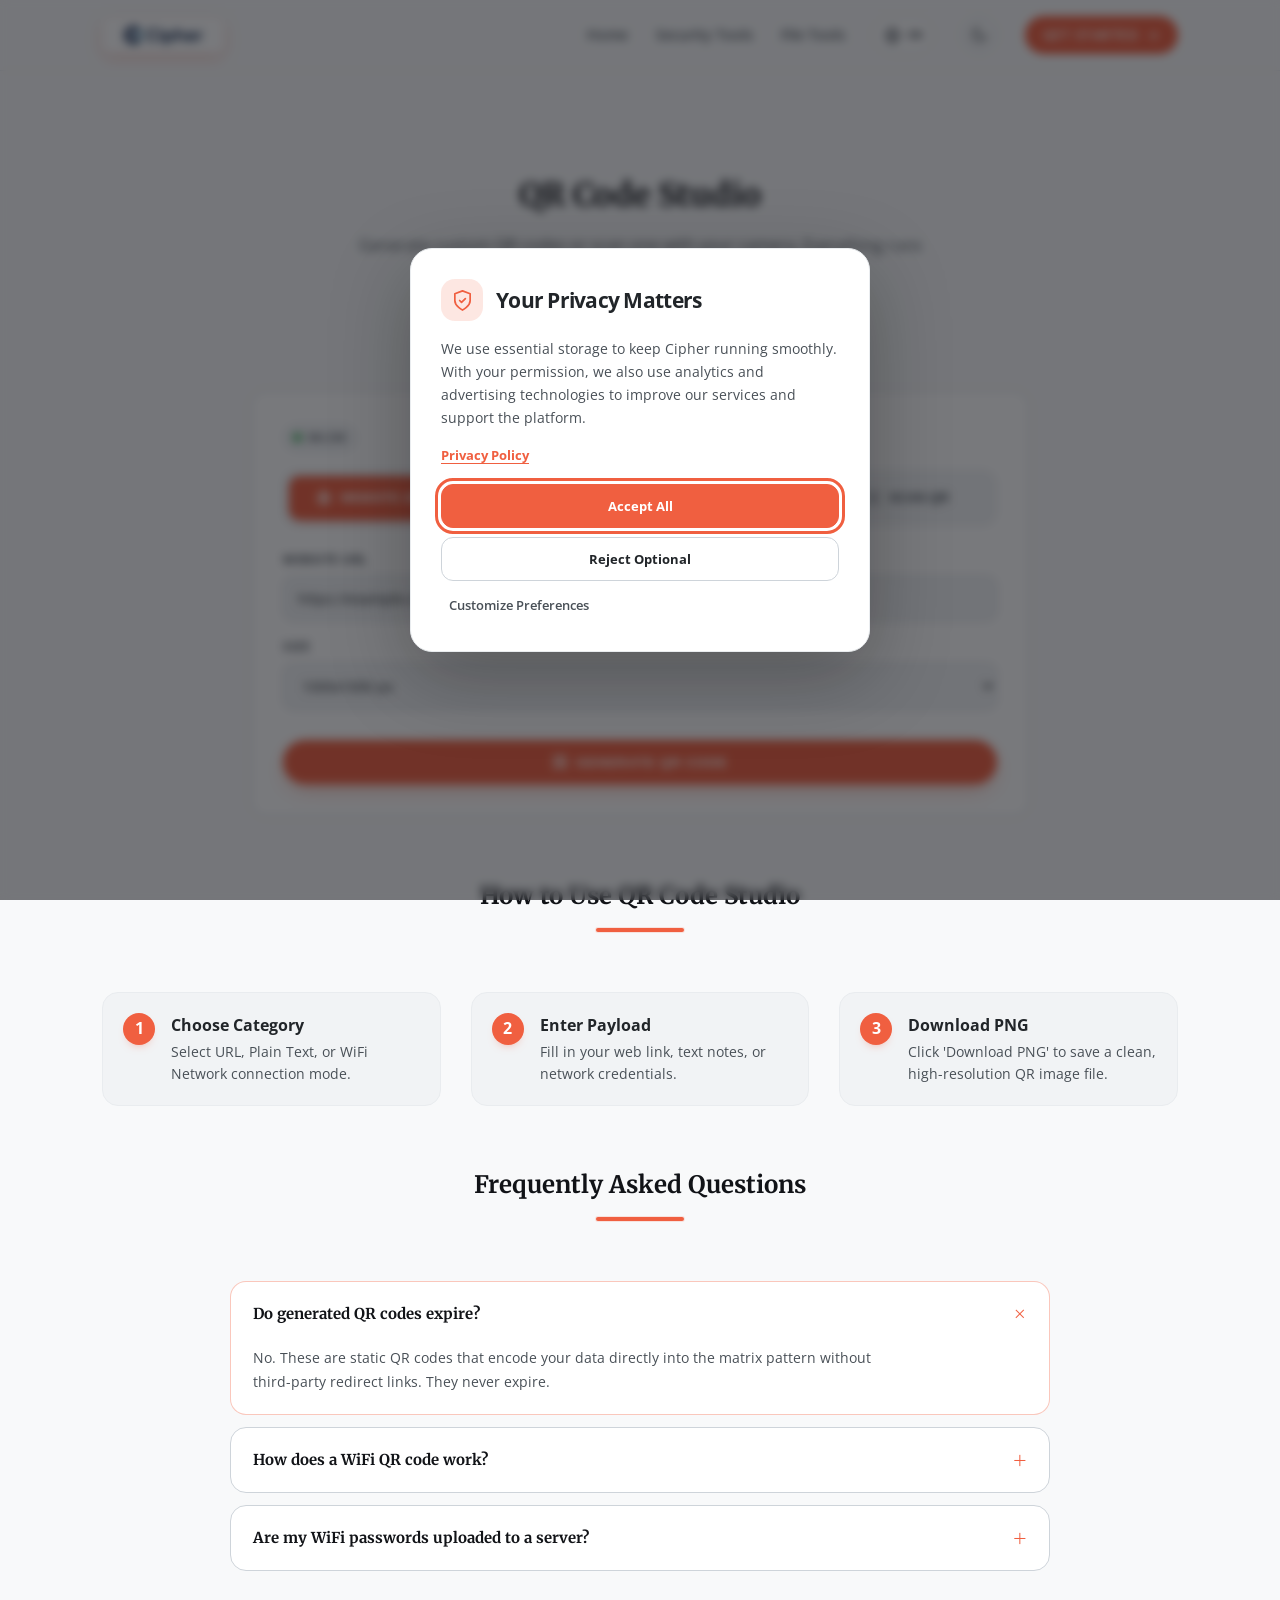
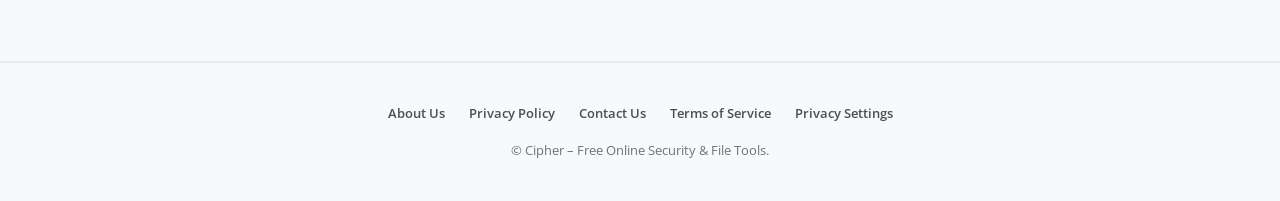
<file: tools/qr-generator/index.html>
<!DOCTYPE html>
<html lang="en" data-bs-theme="light">

<head>
  <meta charset="UTF-8">
  <title>QR Code Studio – Generate & Scan QR Codes | Cipher</title>
  <meta name="viewport" content="width=device-width, initial-scale=1, maximum-scale=1, user-scalable=no">
  <meta name="theme-color" content="#111317">
  <meta name="robots" content="index, follow">
  <link rel="canonical" href="https://example.com/tools/qr-generator/">
  <meta name="description"
    content="Generate and scan QR codes for plain text, website URLs, and WiFi network logins. Everything runs 100% client-side.">
  <meta name="keywords"
    content="free QR code generator, QR scanner, offline QR tool, WiFi QR code, private QR generator, browser QR scanner">
  <meta property="og:type" content="website">
  <meta property="og:title" content="QR Code Studio – Cipher">
  <meta property="og:description"
    content="Generate custom QR codes for text, URLs, and WiFi credentials. Download PNG outputs locally.">
  <meta property="og:url" content="https://example.com/tools/qr-generator/">
  <meta property="og:image" content="/images/Cipher.png">
  <link rel="icon" type="image/svg+xml" href="/images/cipher-favicon.svg">
  <link rel="stylesheet" href="/css/fonts.css">
  <link rel="stylesheet" href="/css/styles.css">
  <link rel="stylesheet" href="/css/i18n.css">
  <style>
    .tool-card-container {
      max-width: 780px;
      margin: 0 auto;
    }

    .tool-badges {
      display: flex;
      justify-content: center;
      flex-wrap: wrap;
      gap: 8px;
      margin-top: 18px;
    }

    .tool-badge {
      display: inline-flex;
      align-items: center;
      min-height: 28px;
      padding: 5px 11px;
      border: 1px solid var(--border-soft);
      border-radius: var(--radius-pill);
      background: rgba(255, 255, 255, 0.025);
      color: var(--text-2);
      font-family: var(--font-mono);
      font-size: 10px;
      font-weight: 500;
      letter-spacing: 0.02em;
    }

    .tool-badge::before {
      content: "";
      width: 5px;
      height: 5px;
      margin-right: 7px;
      border-radius: 50%;
      background: var(--primary);
      box-shadow: 0 0 0 3px var(--primary-dim);
    }

    .qr-type-tabs {
      display: flex;
      gap: 10px;
      margin-bottom: 24px;
      padding: 5px;
      border: 1px solid var(--border-soft);
      border-radius: 14px;
      background: var(--surface-2);
    }

    .qr-tab-btn {
      flex: 1;
      min-height: 44px;
      padding: 9px 12px;
      background: transparent;
      border: 1px solid transparent;
      border-radius: 10px;
      color: var(--text-2);
      font-weight: 700;
      font-size: 13px;
      cursor: pointer;
      text-transform: uppercase;
      transition: all 0.2s ease;
      display: inline-flex;
      align-items: center;
      justify-content: center;
      gap: 8px;
    }

    .qr-tab-btn svg {
      width: 16px;
      height: 16px;
      transition: transform 0.22s ease;
    }

    .qr-tab-btn:hover svg,
    .qr-tab-btn:focus-visible svg {
      transform: translateY(-1px) scale(1.08);
    }

    .qr-tab-btn.active {
      background: var(--primary);
      color: #fff;
      border-color: var(--primary);
      box-shadow: 0 5px 12px -8px var(--primary);
    }

    .qr-flex-layout {
      display: flex;
      gap: 32px;
      flex-wrap: wrap;
    }

    .qr-inputs {
      flex: 1;
      min-width: 280px;
      display: flex;
      flex-direction: column;
      gap: 16px;
    }

    .qr-output-card {
      width: 260px;
      display: flex;
      flex-direction: column;
      align-items: center;
      justify-content: center;
      background: var(--surface-2);
      border: 1px solid var(--border);
      border-radius: var(--radius-card);
      padding: 24px;
      margin: 0 auto;
    }

    .qr-output-card[hidden] {
      display: none;
    }

    .qr-result-enter {
      animation: qrModeEnter .32s cubic-bezier(.22, 1, .36, 1) both;
    }

    .qr-generator-actions {
      margin-top: 4px;
    }

    .qr-generator-actions .btn-primary {
      display: inline-flex;
      align-items: center;
      justify-content: center;
      gap: 8px;
    }

    .qr-generator-actions svg,
    .qr-scan-actions svg {
      width: 16px;
      height: 16px;
      flex: 0 0 auto;
    }

    .qr-scan-panel {
      display: grid;
      gap: 16px;
    }

    .qr-flex-layout[hidden],
    .qr-scan-panel[hidden] {
      display: none;
    }

    .qr-form-enter,
    .qr-panel-enter {
      animation: qrModeEnter .28s cubic-bezier(.22, 1, .36, 1) both;
    }

    @keyframes qrModeEnter {
      from {
        opacity: 0;
        transform: translateY(6px);
      }

      to {
        opacity: 1;
        transform: translateY(0);
      }
    }

    .qr-scan-copy {
      color: var(--text-2);
      font-size: 13px;
      line-height: 1.6;
    }

    .qr-reader-frame {
      overflow: hidden;
      width: 100%;
      min-height: 240px;
      border: 1px solid var(--border);
      border-radius: 14px;
      background: #0d0f12;
    }

    #qrReader {
      width: 100%;
    }

    #qrReader video {
      display: block;
      width: 100% !important;
      height: auto !important;
      min-height: 240px;
      object-fit: cover;
    }

    #qrReader__scan_region {
      min-height: 240px;
      border: 0 !important;
    }

    #qrReader__dashboard_section,
    #qrReader__dashboard_section_csr {
      padding: 12px !important;
    }

    #qrReader__dashboard_section button,
    #qrReader__dashboard_section_csr button {
      min-height: 38px;
      border: 1px solid var(--border) !important;
      border-radius: 9px !important;
      background: var(--surface-2) !important;
      color: var(--text) !important;
      font: inherit;
    }

    .qr-scan-status {
      display: flex;
      align-items: center;
      gap: 8px;
      color: var(--text-2);
      font-family: var(--font-mono);
      font-size: 11px;
    }

    .qr-scan-status::before {
      content: "";
      width: 7px;
      height: 7px;
      flex: 0 0 auto;
      border-radius: 50%;
      background: var(--text-3);
    }

    .qr-scan-status.is-active::before {
      background: var(--success);
      box-shadow: 0 0 0 4px var(--success-dim);
    }

    .qr-scan-result {
      display: grid;
      gap: 10px;
      padding: 16px;
      border: 1px solid var(--primary-line);
      border-radius: 12px;
      background: var(--primary-dim);
    }

    .qr-scan-result[hidden] {
      display: none;
    }

    .qr-scan-result-label {
      color: var(--primary);
      font-family: var(--font-mono);
      font-size: 10px;
      font-weight: 600;
      letter-spacing: .08em;
      text-transform: uppercase;
    }

    .qr-scan-result-value {
      max-height: 140px;
      overflow: auto;
      margin: 0;
      color: var(--text);
      font-family: var(--font-mono);
      font-size: 13px;
      line-height: 1.55;
      overflow-wrap: anywhere;
      white-space: pre-wrap;
    }

    .qr-scan-actions {
      display: flex;
      gap: 8px;
    }

    .qr-scan-actions button {
      flex: 1;
    }

    #qrcodeCanvas {
      width: 100%;
      padding: 12px;
      background: #ffffff;
      border-radius: 12px;
      margin-bottom: 20px;
    }

    #qrcodeCanvas img,
    #qrcodeCanvas canvas {
      display: block;
      width: 100% !important;
      height: auto !important;
      image-rendering: pixelated;
    }

    .qr-toast {
      position: fixed;
      top: 24px;
      left: 50%;
      z-index: 2100;
      display: inline-flex;
      align-items: center;
      gap: 9px;
      max-width: calc(100vw - 32px);
      padding: 12px 16px;
      border: 1px solid rgba(40, 167, 69, 0.45);
      border-radius: var(--radius-control);
      background: var(--surface-2);
      color: var(--text);
      box-shadow: 0 14px 30px rgba(0, 0, 0, 0.35);
      font-size: 13px;
      font-weight: 700;
      transform: translate(-50%, -16px);
      opacity: 0;
      transition: opacity 0.2s ease, transform 0.2s ease;
      pointer-events: none;
    }

    .qr-toast.is-visible {
      transform: translate(-50%, 0);
      opacity: 1;
    }

    .qr-toast svg {
      width: 18px;
      height: 18px;
      flex: 0 0 auto;
      color: var(--success);
    }

    .qr-toast-offline {
      border-color: var(--primary-line);
    }

    .qr-toast-offline svg {
      color: var(--primary);
    }

    .step-card {
      background: var(--surface-2);
      border: 1px solid var(--border-soft);
      border-radius: var(--radius-card);
      padding: 20px;
      display: flex;
      align-items: flex-start;
      gap: 16px;
      transition: transform 0.25s ease, border-color 0.25s ease, box-shadow 0.25s ease;
    }

    .step-card:hover,
    .step-card:focus-within {
      transform: translateY(-4px);
      border-color: var(--primary-line);
      box-shadow: 0 14px 28px -18px rgba(0, 0, 0, 0.8);
    }

    .step-num {
      width: 32px;
      height: 32px;
      background: var(--primary);
      color: #fff;
      border-radius: 50%;
      display: flex;
      align-items: center;
      justify-content: center;
      font-weight: 700;
      flex-shrink: 0;
      position: relative;
      isolation: isolate;
      box-shadow: 0 5px 12px -8px var(--primary);
      animation: stepNumberFloat 4.5s ease-in-out infinite;
      transition: transform 0.25s ease, box-shadow 0.25s ease, background-color 0.25s ease;
    }

    .step-num::after {
      content: "";
      position: absolute;
      inset: -5px;
      border: 1px solid var(--primary-line);
      border-radius: 50%;
      opacity: 0;
      transform: scale(0.7);
      transition: opacity 0.25s ease, transform 0.25s ease;
      z-index: -1;
    }

    .step-card:nth-child(2) .step-num {
      animation-delay: -1.5s;
    }

    .step-card:nth-child(3) .step-num {
      animation-delay: -3s;
    }

    .step-card:hover .step-num,
    .step-card:focus-within .step-num {
      background: var(--primary-hover);
      transform: translateY(-2px) scale(1.08);
      box-shadow: 0 8px 18px -8px var(--primary);
    }

    .step-card:hover .step-num::after,
    .step-card:focus-within .step-num::after {
      opacity: 1;
      transform: scale(1);
    }

    @keyframes stepNumberFloat {

      0%,
      100% {
        transform: translateY(0) rotate(0deg);
      }

      35% {
        transform: translateY(-2px) rotate(-3deg);
      }

      68% {
        transform: translateY(1px) rotate(2deg);
      }
    }

    @media (prefers-reduced-motion: reduce) {

      .qr-tab-btn svg,
      .qr-form-enter,
      .qr-panel-enter,
      .step-card,
      .step-num {
        animation: none;
        transition: none;
      }

      .step-card:hover,
      .step-card:focus-within {
        transform: none;
      }

    }

    .how-to-section,
    .faq-section-tool {
      margin-top: 60px;
    }

    @media (max-width: 520px) {
      .qr-type-tabs {
        display: grid;
        grid-template-columns: repeat(2, minmax(0, 1fr));
        gap: 4px;
        padding: 5px;
      }

      .qr-tab-btn {
        min-width: 0;
        min-height: 68px;
        padding: 8px 4px;
        font-size: 12px;
        line-height: 1.2;
        white-space: normal;
        flex-direction: column;
        gap: 6px;
        letter-spacing: 0;
        text-transform: none;
      }

      .qr-tab-btn svg {
        width: 19px;
        height: 19px;
      }

      .qr-tab-btn span {
        max-width: none;
        text-align: center;
        text-wrap: balance;
      }

      .qr-scan-actions {
        flex-direction: column;
      }
    }

    .form-input-box {
      width: 100%;
      background: var(--surface-2);
      border: 1px solid var(--border);
      color: var(--text);
      font-family: var(--font-sans);
      padding: 12px 14px;
      font-size: 14px;
      border-radius: var(--radius-control);
    }

    .form-input-box:focus {
      outline: none;
      border-color: var(--primary);
      background: var(--surface-3);
    }
  </style>
</head>

<body>

  <div class="qr-toast" id="qrDownloadToast" role="status" aria-live="polite" hidden>
    <svg viewBox="0 0 24 24" aria-hidden="true" fill="none" stroke="currentColor" stroke-width="2.5"
      stroke-linecap="round" stroke-linejoin="round">
      <path d="m5 12 4 4L19 6"></path>
    </svg>
    <span>QR code is successfully downloaded</span>
  </div>
  <div class="qr-toast qr-toast-offline" id="qrOfflineToast" role="status" aria-live="polite" hidden>
    <svg viewBox="0 0 24 24" aria-hidden="true" fill="none" stroke="currentColor" stroke-width="2"
      stroke-linecap="round" stroke-linejoin="round">
      <path d="M1 9a16 16 0 0 1 22 0"></path>
      <path d="M5 13a10 10 0 0 1 14 0"></path>
      <path d="M9 17a4 4 0 0 1 6 0"></path>
      <path d="M12 21h.01"></path>
    </svg>
    <span>You are offline. QR tools still work locally.</span>
  </div>

  <!-- Header -->
  <nav class="navbar">
    <div class="container">
      <a href="/" class="nav-brand">
        <span class="nav-brand-media" aria-hidden="true">
          <img src="/images/Cipher.png" alt="Cipher Logo">
        </span>
      </a>
      <button class="menu-toggle" id="menuToggle" type="button" aria-label="Toggle navigation" aria-expanded="false"
        aria-controls="navLinks">
        <span class="menu-toggle-label">Menu</span>
        <svg viewBox="0 0 24 24" aria-hidden="true" fill="none" stroke="currentColor" stroke-width="2"
          stroke-linecap="round">
          <path d="M4 7h16M4 12h16M4 17h16" />
        </svg>
      </button>
      <ul class="nav-links" id="navLinks">
        <li><a href="/">Home</a></li>
        <li><a href="/#security-tools">Security Tools</a></li>
        <li><a href="/#file-tools">File Tools</a></li>
        <li><button class="theme-toggle-btn" title="Toggle Theme" type="button"></button></li>
        <li>
          <a href="/tools/encrypt/" class="btn-nav">
            Protect File
            <svg class="protect-icon" viewBox="0 0 24 24" aria-hidden="true" fill="none" stroke="currentColor"
              stroke-width="2" stroke-linecap="round" stroke-linejoin="round">
              <path d="M5 12h14" />
              <path d="m13 6 6 6-6 6" />
            </svg>
          </a>
        </li>
      </ul>
    </div>
  </nav>

  <!-- Top Ad Placeholder -->
  <div class="container" style="margin-top: 80px;">
  </div>

  <!-- Main Tool Container -->
  <main class="section">
    <div class="container">
      <div class="section-header">
        <h1 class="section-title">QR Code Studio</h1>
        <p class="section-sub">Generate custom QR codes or scan one with your camera. Everything runs locally in your
          browser.</p>
        <div class="tool-badges" aria-label="QR code generator benefits">
          <span class="tool-badge">No Tracking</span>
          <span class="tool-badge">No Expiry</span>
          <span class="tool-badge">Camera Scan</span>
        </div>
      </div>

      <div class="tool-card-container">
        <div class="feature-card" style="padding: 32px;">

          <!-- Mode Tabs -->
          <div class="qr-type-tabs" role="tablist" aria-label="QR code modes">
            <button class="qr-tab-btn active" id="tabURL" type="button" role="tab" aria-selected="true"
              aria-controls="generatorPanel">
              <svg viewBox="0 0 24 24" aria-hidden="true" fill="none" stroke="currentColor" stroke-width="2"
                stroke-linecap="round" stroke-linejoin="round">
                <circle cx="12" cy="12" r="9"></circle>
                <path d="M3 12h18M12 3a14 14 0 0 1 0 18M12 3a14 14 0 0 0 0 18"></path>
              </svg>
              <span>Website URL</span>
            </button>
            <button class="qr-tab-btn" id="tabText" type="button" role="tab" aria-selected="false"
              aria-controls="generatorPanel">
              <svg viewBox="0 0 24 24" aria-hidden="true" fill="none" stroke="currentColor" stroke-width="2"
                stroke-linecap="round" stroke-linejoin="round">
                <path d="M4 5a2 2 0 0 1 2-2h8l6 6v10a2 2 0 0 1-2 2H6a2 2 0 0 1-2-2z"></path>
                <path d="M14 3v6h6"></path>
                <path d="M8 14h8M8 18h5"></path>
              </svg>
              <span>Plain Text</span>
            </button>
            <button class="qr-tab-btn" id="tabWifi" type="button" role="tab" aria-selected="false"
              aria-controls="generatorPanel">
              <svg viewBox="0 0 24 24" aria-hidden="true" fill="none" stroke="currentColor" stroke-width="2"
                stroke-linecap="round" stroke-linejoin="round">
                <path d="M5 12.55a11 11 0 0 1 14.08 0"></path>
                <path d="M8.5 16.05a6 6 0 0 1 7 0"></path>
                <path d="M12 19.5h.01"></path>
              </svg>
              <span>WiFi Network</span>
            </button>
            <button class="qr-tab-btn" id="tabScan" type="button" role="tab" aria-selected="false"
              aria-controls="scanPanel">
              <svg viewBox="0 0 24 24" aria-hidden="true" fill="none" stroke="currentColor" stroke-width="2"
                stroke-linecap="round" stroke-linejoin="round">
                <path
                  d="M3 7V5a2 2 0 0 1 2-2h2M17 3h2a2 2 0 0 1 2 2v2M21 17v2a2 2 0 0 1-2 2h-2M7 21H5a2 2 0 0 1-2-2v-2" />
                <path d="M7 12h10M12 7v10" />
              </svg>
              <span>Scan QR</span>
            </button>
          </div>

          <div class="qr-flex-layout" id="generatorPanel" role="tabpanel" aria-labelledby="tabURL">

            <!-- Inputs Area -->
            <div class="qr-inputs">

              <!-- URL Form -->
              <div id="formURL">
                <label class="field-label">Website URL</label>
                <input type="url" id="qrUrlInput" class="form-input-box" placeholder="https://example.com"
                  value="https://example.com">
              </div>

              <!-- Text Form -->
              <div id="formText" style="display: none;">
                <label class="field-label">Text Content</label>
                <textarea id="qrTextInput" class="form-input-box" style="height: 100px;"
                  placeholder="Type any text here..."></textarea>
              </div>

              <!-- WiFi Form -->
              <div id="formWifi" style="display: none; flex-direction: column; gap: 12px;">
                <div>
                  <label class="field-label">Network Name (SSID)</label>
                  <input type="text" id="wifiSsid" class="form-input-box" placeholder="MyHomeWiFi">
                </div>
                <div>
                  <label class="field-label">Password</label>
                  <input type="password" id="wifiPassword" class="form-input-box" placeholder="WiFi Password">
                </div>
                <div>
                  <label class="field-label">Encryption Type</label>
                  <select id="wifiEncryption" class="form-input-box">
                    <option value="WPA">WPA/WPA2/WPA3</option>
                    <option value="WEP">WEP</option>
                    <option value="nopass">None (Open)</option>
                  </select>
                </div>
              </div>

              <div>
                <label class="field-label" for="qrSizeSelect">Size</label>
                <select id="qrSizeSelect" class="form-input-box">
                  <option value="200">200x200 px</option>
                  <option value="500">500x500 px</option>
                  <option value="1000" selected>1000x1000 px</option>
                  <option value="1500">1500x1500 px</option>
                  <option value="2000">2000x2000 px</option>
                </select>
              </div>

              <div class="qr-generator-actions">
                <button class="btn-primary" id="btnGenerateQR" type="button">
                  <svg viewBox="0 0 24 24" aria-hidden="true" fill="none" stroke="currentColor" stroke-width="2"
                    stroke-linecap="round" stroke-linejoin="round">
                    <rect x="3" y="3" width="7" height="7" />
                    <rect x="14" y="3" width="7" height="7" />
                    <rect x="3" y="14" width="7" height="7" />
                    <path d="M14 14h3v3h-3zM18 18h3v3h-3zM18 14h3M14 18h1" />
                  </svg>
                  <span>Generate QR code</span>
                </button>
              </div>

            </div>

            <!-- Output Card Area -->
            <div class="qr-output-card" id="qrOutputCard" hidden>
              <div id="qrcodeCanvas"></div>
              <button class="btn-primary" id="btnDownloadQR" type="button"
                style="padding: 10px 18px; font-size: 12px; display: inline-flex; align-items: center; justify-content: center; gap: 8px;">
                <svg width="15" height="15" viewBox="0 0 24 24" aria-hidden="true" fill="none" stroke="currentColor"
                  stroke-width="2" stroke-linecap="round" stroke-linejoin="round">
                  <path d="M12 3v12"></path>
                  <path d="m7 10 5 5 5-5"></path>
                  <path d="M5 21h14"></path>
                </svg>
                <span>Download PNG</span>
              </button>
            </div>

          </div>

          <section class="qr-scan-panel" id="scanPanel" role="tabpanel" aria-labelledby="tabScan" hidden>
            <div>
              <h2 class="tool-card-title">Scan a QR code</h2>
              <p class="qr-scan-copy">Allow camera access to scan a QR code directly on this device. Nothing is uploaded
                or stored.</p>
            </div>
            <div class="qr-reader-frame">
              <div id="qrReader" aria-label="Live QR code camera view"></div>
            </div>
            <div class="qr-scan-status" id="qrScanStatus" role="status">Camera is off</div>
            <div class="qr-scan-result" id="qrScanResult" hidden>
              <div class="qr-scan-result-label">Decoded result</div>
              <p class="qr-scan-result-value" id="qrScanResultValue"></p>
              <div class="qr-scan-actions">
                <button class="btn-primary" id="qrCopyResult" type="button"><svg viewBox="0 0 24 24" aria-hidden="true"
                    fill="none" stroke="currentColor" stroke-width="2" stroke-linecap="round" stroke-linejoin="round">
                    <rect x="9" y="9" width="13" height="13" rx="2" />
                    <path d="M5 15H4a2 2 0 0 1-2-2V4a2 2 0 0 1 2-2h9a2 2 0 0 1 2 2v1" />
                  </svg><span>Copy result</span></button>
                <button class="btn-ghost" id="qrScanAgain" type="button"><svg viewBox="0 0 24 24" aria-hidden="true"
                    fill="none" stroke="currentColor" stroke-width="2" stroke-linecap="round" stroke-linejoin="round">
                    <path d="M3 12a9 9 0 1 0 3-6.7" />
                    <path d="M3 4v6h6" />
                  </svg><span>Scan again</span></button>
              </div>
            </div>
          </section>

        </div>
      </div>

      <!-- Tool Ad Placeholder -->

      <!-- How to Use Section -->
      <section class="how-to-section">
        <div class="section-header">
          <h2 class="section-title" style="font-size: 24px;">How to Use QR Code Studio</h2>
          <div class="section-divider"></div>
        </div>
        <div class="grid-3">
          <div class="step-card">
            <div class="step-num">1</div>
            <div>
              <h3 style="font-size: 16px; margin-bottom: 4px; color: var(--text);">Choose Category</h3>
              <p style="font-size: 13.5px; color: var(--text-2);">Select URL, Plain Text, or WiFi Network connection
                mode.</p>
            </div>
          </div>
          <div class="step-card">
            <div class="step-num">2</div>
            <div>
              <h3 style="font-size: 16px; margin-bottom: 4px; color: var(--text);">Enter Payload</h3>
              <p style="font-size: 13.5px; color: var(--text-2);">Fill in your web link, text notes, or network
                credentials.</p>
            </div>
          </div>
          <div class="step-card">
            <div class="step-num">3</div>
            <div>
              <h3 style="font-size: 16px; margin-bottom: 4px; color: var(--text);">Download PNG</h3>
              <p style="font-size: 13.5px; color: var(--text-2);">Click 'Download PNG' to save a clean, high-resolution
                QR image file.</p>
            </div>
          </div>
        </div>
      </section>

      <!-- FAQ Section -->
      <section class="faq-section-tool">
        <div class="section-header">
          <h2 class="section-title" style="font-size: 24px;">Frequently Asked Questions</h2>
          <div class="section-divider"></div>
        </div>
        <div class="faq-list">
          <details class="faq-item" open>
            <summary>Do generated QR codes expire?</summary>
            <div class="faq-answer">
              <p>No. These are static QR codes that encode your data directly into the matrix pattern without
                third-party redirect links. They never expire.</p>
            </div>
          </details>
          <details class="faq-item">
            <summary>How does a WiFi QR code work?</summary>
            <div class="faq-answer">
              <p>WiFi QR codes follow the standard `WIFI:S:ssid;T:type;P:password;;` format. When scanned by modern iOS
                or Android smartphones, the device prompts to join the network automatically.</p>
            </div>
          </details>
          <details class="faq-item">
            <summary>Are my WiFi passwords uploaded to a server?</summary>
            <div class="faq-answer">
              <p>No. All QR matrix calculations happen purely inside your browser. No data leaves your machine.</p>
            </div>
          </details>
        </div>
      </section>

    </div>
  </main>

  <!-- Footer Ad Placeholder -->
  <div class="container">
  </div>

  <!-- Footer -->
  <footer>
    <div class="container" style="display: flex; flex-direction: column; align-items: center; gap: 16px;">
      <div style="display: flex; gap: 24px; flex-wrap: wrap; justify-content: center; font-weight: 600;">
        <a href="/about/" style="color: var(--text-2);">About Us</a>
        <a href="/privacy/" style="color: var(--text-2);">Privacy Policy</a>
        <a href="/contact/" style="color: var(--text-2);">Contact Us</a>
        <a href="/terms/" style="color: var(--text-2);">Terms of Service</a>
      </div>
      <p>&copy; Cipher – Free Online Security & File Tools.</p>
    </div>
  </footer>

  <script src="/vendor/qrcode.min.js"></script>
  <script src="/vendor/html5-qrcode.min.js"></script>
  <script src="/js/translations.js"></script>
  <script src="/js/common.js"></script>
  <script>
    document.addEventListener('DOMContentLoaded', () => {
      const tabURL = document.getElementById('tabURL');
      const tabText = document.getElementById('tabText');
      const tabWifi = document.getElementById('tabWifi');
      const tabScan = document.getElementById('tabScan');

      const formURL = document.getElementById('formURL');
      const formText = document.getElementById('formText');
      const formWifi = document.getElementById('formWifi');
      const generatorPanel = document.getElementById('generatorPanel');
      const scanPanel = document.getElementById('scanPanel');
      const qrReader = document.getElementById('qrReader');
      const qrScanStatus = document.getElementById('qrScanStatus');
      const qrScanResult = document.getElementById('qrScanResult');
      const qrScanResultValue = document.getElementById('qrScanResultValue');
      const qrCopyResult = document.getElementById('qrCopyResult');
      const qrScanAgain = document.getElementById('qrScanAgain');

      const qrUrlInput = document.getElementById('qrUrlInput');
      const qrTextInput = document.getElementById('qrTextInput');
      const wifiSsid = document.getElementById('wifiSsid');
      const wifiPassword = document.getElementById('wifiPassword');
      const wifiEncryption = document.getElementById('wifiEncryption');
      const qrSizeSelect = document.getElementById('qrSizeSelect');

      const qrcodeCanvas = document.getElementById('qrcodeCanvas');
      const qrOutputCard = document.getElementById('qrOutputCard');
      const btnGenerateQR = document.getElementById('btnGenerateQR');
      const btnDownloadQR = document.getElementById('btnDownloadQR');
      const qrDownloadToast = document.getElementById('qrDownloadToast');
      const qrOfflineToast = document.getElementById('qrOfflineToast');

      let currentMode = 'url';
      let qrcodeObj = null;
      let scanner = null;
      let toastTimeout = null;
      let offlineToastTimeout = null;

      function normalizeWebsiteUrl(value) {
        const trimmedValue = value.trim();
        if (!trimmedValue) return '';
        try {
          const parsedUrl = new URL(/^[a-z][a-z\d+.-]*:/i.test(trimmedValue) ? trimmedValue : `https://${trimmedValue}`);
          return ['http:', 'https:'].includes(parsedUrl.protocol) ? parsedUrl.href : '';
        } catch {
          return '';
        }
      }

      function escapeWifiValue(value) {
        return value.replace(/[\\;,:\"]/g, character => `\\${character}`);
      }

      function renderQRCode() {
        let payload = '';
        const size = Number(qrSizeSelect.value);

        if (currentMode === 'url') {
          payload = normalizeWebsiteUrl(qrUrlInput.value) || 'https://example.com';
        } else if (currentMode === 'text') {
          payload = qrTextInput.value.trim() || 'Cipher Security Tools';
        } else if (currentMode === 'wifi') {
          const ssid = escapeWifiValue(wifiSsid.value.trim());
          const pass = escapeWifiValue(wifiPassword.value);
          const enc = wifiEncryption.value;
          payload = `WIFI:S:${ssid};T:${enc};P:${pass};;`;
        }

        qrcodeCanvas.innerHTML = '';
        qrcodeObj = new QRCode(qrcodeCanvas, {
          text: payload,
          width: size,
          height: size,
          colorDark: "#111317",
          colorLight: "#ffffff",
          correctLevel: QRCode.CorrectLevel.H
        });
      }

      function createDownloadSource() {
        const source = qrcodeCanvas.querySelector('canvas, img');
        if (!source) return '';

        const size = Number(qrSizeSelect.value);
        const moduleCount = qrcodeObj && qrcodeObj._oQRCode && typeof qrcodeObj._oQRCode.getModuleCount === 'function'
          ? qrcodeObj._oQRCode.getModuleCount()
          : 0;
        const moduleSize = moduleCount ? size / moduleCount : size * 0.04;
        const quietZone = Math.max(4, Math.ceil(moduleSize * 4));
        const innerSize = size - quietZone * 2;
        const exportCanvas = document.createElement('canvas');
        const context = exportCanvas.getContext('2d');

        exportCanvas.width = size;
        exportCanvas.height = size;
        context.fillStyle = '#ffffff';
        context.fillRect(0, 0, size, size);
        context.imageSmoothingEnabled = false;
        context.drawImage(source, quietZone, quietZone, innerSize, innerSize);
        return exportCanvas.toDataURL('image/png');
      }

      function showDownloadToast() {
        window.clearTimeout(toastTimeout);
        qrDownloadToast.hidden = false;
        requestAnimationFrame(() => qrDownloadToast.classList.add('is-visible'));
        toastTimeout = window.setTimeout(() => {
          qrDownloadToast.classList.remove('is-visible');
          window.setTimeout(() => { qrDownloadToast.hidden = true; }, 220);
        }, 3000);
      }

      function showOfflineToast() {
        window.clearTimeout(offlineToastTimeout);
        qrOfflineToast.hidden = false;
        requestAnimationFrame(() => qrOfflineToast.classList.add('is-visible'));
        offlineToastTimeout = window.setTimeout(() => {
          qrOfflineToast.classList.remove('is-visible');
          window.setTimeout(() => { qrOfflineToast.hidden = true; }, 220);
        }, 3000);
      }

      function clearGeneratedQR() {
        qrOutputCard.hidden = true;
        qrcodeCanvas.innerHTML = '';
      }

      function generateQR() {
        renderQRCode();
        qrOutputCard.hidden = false;
        qrOutputCard.classList.remove('qr-result-enter');
        void qrOutputCard.offsetWidth;
        qrOutputCard.classList.add('qr-result-enter');
      }

      function updateTabState(activeTab) {
        [tabURL, tabText, tabWifi, tabScan].forEach(tab => {
          const isActive = tab === activeTab;
          tab.classList.toggle('active', isActive);
          tab.setAttribute('aria-selected', String(isActive));
        });
      }

      async function stopScanner() {
        if (!scanner) return;
        const activeScanner = scanner;
        scanner = null;
        try {
          await activeScanner.stop();
        } catch {
          // The browser may have already stopped the camera.
        }
        try {
          activeScanner.clear();
        } catch {
          // Startup can fail before the reader creates its video surface.
        }
      }

      function setScanStatus(message, isActive = false) {
        qrScanStatus.textContent = message;
        qrScanStatus.classList.toggle('is-active', isActive);
      }

      async function startScanner() {
        qrScanResult.hidden = true;
        qrScanResultValue.textContent = '';
        setScanStatus('Requesting camera access...');

        if (!window.Html5Qrcode) {
          setScanStatus('The scanner library could not be loaded. Check your connection and try again.');
          return;
        }

        await stopScanner();
        scanner = new Html5Qrcode('qrReader');
        try {
          await scanner.start(
            { facingMode: 'environment' },
            { fps: 10, qrbox: { width: 220, height: 220 }, aspectRatio: 1 },
            async decodedText => {
              qrScanResultValue.textContent = decodedText;
              qrScanResult.hidden = false;
              setScanStatus('QR code detected');
              await stopScanner();
            },
            () => { }
          );
          setScanStatus('Scanning with your camera', true);
        } catch (error) {
          await stopScanner();
          const message = error && error.name === 'NotAllowedError'
            ? 'Camera permission was denied. Allow camera access to scan.'
            : 'Unable to start the camera. Check browser permissions and try again.';
          setScanStatus(message);
        }
      }

      function showGeneratorMode(mode, activeTab) {
        stopScanner();
        currentMode = mode;
        updateTabState(activeTab);
        generatorPanel.hidden = false;
        scanPanel.hidden = true;
        generatorPanel.setAttribute('aria-labelledby', activeTab.id);
        formURL.style.display = mode === 'url' ? 'block' : 'none';
        formText.style.display = mode === 'text' ? 'block' : 'none';
        formWifi.style.display = mode === 'wifi' ? 'flex' : 'none';
        const activeForm = mode === 'url' ? formURL : mode === 'text' ? formText : formWifi;
        [formURL, formText, formWifi].forEach(form => form.classList.remove('qr-form-enter'));
        void activeForm.offsetWidth;
        activeForm.classList.add('qr-form-enter');
        clearGeneratedQR();
      }

      function showScanMode() {
        currentMode = 'scan';
        updateTabState(tabScan);
        generatorPanel.hidden = true;
        scanPanel.hidden = false;
        scanPanel.classList.remove('qr-panel-enter');
        void scanPanel.offsetWidth;
        scanPanel.classList.add('qr-panel-enter');
        startScanner();
      }

      tabURL.addEventListener('click', () => showGeneratorMode('url', tabURL));
      tabText.addEventListener('click', () => showGeneratorMode('text', tabText));
      tabWifi.addEventListener('click', () => showGeneratorMode('wifi', tabWifi));
      tabScan.addEventListener('click', showScanMode);

      btnGenerateQR.addEventListener('click', generateQR);

      qrScanAgain.addEventListener('click', startScanner);

      qrCopyResult.addEventListener('click', async () => {
        const result = qrScanResultValue.textContent;
        if (!result) return;
        try {
          await navigator.clipboard.writeText(result);
        } catch {
          const fallback = document.createElement('textarea');
          fallback.value = result;
          fallback.setAttribute('readonly', '');
          fallback.style.position = 'fixed';
          fallback.style.opacity = '0';
          document.body.appendChild(fallback);
          fallback.select();
          document.execCommand('copy');
          fallback.remove();
        }
        const label = qrCopyResult.querySelector('span');
        if (label) {
          label.textContent = 'Copied';
          window.setTimeout(() => { label.textContent = 'Copy result'; }, 1400);
        }
      });

      qrUrlInput.addEventListener('input', clearGeneratedQR);
      qrUrlInput.addEventListener('blur', () => {
        const normalizedUrl = normalizeWebsiteUrl(qrUrlInput.value);
        if (normalizedUrl && normalizedUrl !== qrUrlInput.value) {
          qrUrlInput.value = normalizedUrl;
          clearGeneratedQR();
        }
      });
      qrTextInput.addEventListener('input', clearGeneratedQR);
      wifiSsid.addEventListener('input', clearGeneratedQR);
      wifiPassword.addEventListener('input', clearGeneratedQR);
      wifiEncryption.addEventListener('change', clearGeneratedQR);
      qrSizeSelect.addEventListener('change', () => {
        if (!qrOutputCard.hidden) renderQRCode();
      });

      window.addEventListener('offline', showOfflineToast);

      btnDownloadQR.addEventListener('click', () => {
        const src = createDownloadSource();

        if (src) {
          const a = document.createElement('a');
          a.href = src;
          a.download = `cipher-qr-${currentMode}.png`;
          document.body.appendChild(a);
          a.click();
          a.remove();
          showDownloadToast();
        }
      });

      clearGeneratedQR();
    });
  </script>
</body>

</html>
</file>
<file: css/fonts.css>
@font-face {
  font-family: "Open Sans";
  font-style: normal;
  font-weight: 300 800;
  font-display: swap;
  src: url("../assets/fonts/opensans-latin.woff2") format("woff2");
}

@font-face {
  font-family: "Open Sans";
  font-style: italic;
  font-weight: 400;
  font-display: swap;
  src: url("../assets/fonts/opensans-italic-latin.woff2") format("woff2");
}

@font-face {
  font-family: "Merriweather";
  font-style: normal;
  font-weight: 300 900;
  font-display: swap;
  src: url("../assets/fonts/merriweather-latin.woff2") format("woff2");
}

@font-face {
  font-family: "Merriweather";
  font-style: italic;
  font-weight: 300 400;
  font-display: swap;
  src: url("../assets/fonts/merriweather-italic-latin.woff2") format("woff2");
}

@font-face {
  font-family: "Fira Code";
  font-style: normal;
  font-weight: 400 600;
  font-display: swap;
  src: url("../assets/fonts/firacode-latin.woff2") format("woff2");
}
</file>
<file: css/styles.css>
:root {
      --primary: #f05f40;
      --primary-hover: #df4b2a;
      --primary-dim: rgba(240, 95, 64, 0.15);
      --primary-line: rgba(240, 95, 64, 0.35);

      --bg: #111317;
      --bg-alt: #171a21;
      --surface: #1e222a;
      --surface-2: #262b35;
      --surface-3: #2f3542;

      --border: #383e4a;
      --border-soft: #2a2f39;

      --text: #f8f9fa;
      --text-2: #a5acb9;
      --text-3: #6c757d;

      --success: #28a745;
      --success-dim: rgba(40, 167, 69, 0.15);
      --error: #dc3545;
      --error-dim: rgba(220, 53, 69, 0.15);

      --font-sans: 'Open Sans', -apple-system, BlinkMacSystemFont, "Segoe UI", Roboto, sans-serif;
      --font-serif: 'Merriweather', Georgia, serif;
      --font-mono: 'Fira Code', monospace;

      --radius-window: 20px;
      --radius-card: 16px;
      --radius-control: 10px;
      --radius-pill: 50px;
      --shadow-window: 0 30px 60px -12px rgba(0, 0, 0, 0.8), 0 0 0 1px rgba(255, 255, 255, 0.05) inset;
    }

    * {
      box-sizing: border-box;
      margin: 0;
      padding: 0;
    }

    html {
      scroll-behavior: smooth;
    }

    body {
      font-family: var(--font-sans);
      background-color: var(--bg);
      color: var(--text);
      line-height: 1.6;
      -webkit-font-smoothing: antialiased;
    }

    ::selection {
      background: var(--primary-dim);
      color: var(--primary);
    }

    a {
      color: var(--primary);
      text-decoration: none;
      transition: color 0.2s;
    }

    a:hover {
      color: var(--primary-hover);
    }

    /* Navbar */
    .navbar {
      position: fixed;
      top: 0;
      left: 0;
      right: 0;
      z-index: 1000;
      background: rgba(17, 19, 23, 0.85);
      backdrop-filter: blur(12px);
      border-bottom: 1px solid var(--border-soft);
      padding: 16px 0;
    }

    .container {
      max-width: 1140px;
      margin: 0 auto;
      padding: 0 24px;
      display: flex;
      align-items: center;
      justify-content: space-between;
    }

    .nav-brand {
      display: flex;
      align-items: center;
      gap: 10px;
      font-family: var(--font-serif);
      font-size: 20px;
      font-weight: 700;
      color: #fff;
    }

    .nav-brand-icon {
      width: 32px;
      height: 32px;
      border-radius: 8px;
      background: var(--primary);
      color: #fff;
      display: flex;
      align-items: center;
      justify-content: center;
      box-shadow: 0 4px 12px rgba(240, 95, 64, 0.4);
    }

    .nav-links {
      display: flex;
      gap: 28px;
      list-style: none;
      align-items: center;
    }

    .nav-links a {
      font-size: 14px;
      font-weight: 600;
      color: var(--text-2);
    }

    .nav-links a:hover {
      color: #fff;
    }

    .btn-nav {
      background: var(--primary);
      color: #fff !important;
      padding: 8px 18px;
      border-radius: var(--radius-pill);
      font-size: 13px;
      font-weight: 700;
      text-transform: uppercase;
      letter-spacing: 0.5px;
      transition: all 0.2s ease;
      overflow: hidden;
    }

    .btn-nav:hover {
      background: var(--primary-hover);
      transform: translateY(-1px);
    }

    .btn-nav .protect-icon {
      width: 15px;
      height: 15px;
      transform-origin: 50% 58%;
      animation: protectIconFloat 2.6s ease-in-out infinite;
      transition: transform .2s ease, filter .2s ease;
    }

    .btn-nav:hover .protect-icon,
    .btn-nav:focus-visible .protect-icon {
      animation-play-state: paused;
      transform: translateY(2px) scale(1.12);
      filter: drop-shadow(0 2px 4px rgba(255, 255, 255, .35));
    }

    .btn-nav:active .protect-icon {
      transform: translateY(4px) scale(.92);
    }

    @keyframes protectIconFloat {
      0%, 100% {
        transform: translateY(0) rotate(0deg);
      }
      35% {
        transform: translateY(-2px) rotate(-3deg);
      }
      65% {
        transform: translateY(1px) rotate(2deg);
      }
    }

    /* Hero / Masthead Section */
    .masthead {
      position: relative;
      padding: 150px 0 80px;
      text-align: center;
      background:
        radial-gradient(900px 600px at 50% 20%, rgba(240, 95, 64, 0.12), transparent 70%),
        radial-gradient(1000px 800px at 80% 90%, rgba(30, 42, 60, 0.35), transparent 70%),
        var(--bg);
      overflow: hidden;
      isolation: isolate;
    }

    .masthead > .container {
      position: relative;
      z-index: 1;
    }

    .hero-network {
      position: absolute;
      inset: 0;
      z-index: 0;
      pointer-events: none;
      overflow: hidden;
      opacity: 0.13;
      color: #6366f1;
    }

    .hero-network svg {
      display: block;
      width: 100%;
      min-width: 760px;
      height: 100%;
      animation: heroNetworkFloat 16s ease-in-out infinite alternate;
    }

    .hero-network-lines {
      fill: none;
      stroke: currentColor;
      stroke-width: 1;
      stroke-linecap: round;
      stroke-linejoin: round;
      vector-effect: non-scaling-stroke;
    }

    .hero-network-nodes {
      fill: currentColor;
    }

    .hero-network-nodes circle {
      transform-box: fill-box;
      transform-origin: center;
      animation: heroNodePulse 4.8s ease-in-out infinite;
    }

    .hero-network-nodes circle:nth-child(2n) { animation-delay: -1.2s; }
    .hero-network-nodes circle:nth-child(3n) { animation-delay: -2.6s; }
    .hero-network-nodes circle:nth-child(5n) { animation-delay: -4s; }

    @keyframes heroNetworkFloat {
      from { transform: translate3d(-28px, 8px, 0) scale(1); }
      to { transform: translate3d(28px, -10px, 0) scale(1.04); }
    }

    @keyframes heroNodePulse {
      0%, 100% { opacity: .4; transform: scale(.78); }
      50% { opacity: 1; transform: scale(1.5); }
    }

    .masthead::before,
    .masthead::after {
      content: "";
      position: absolute;
      border-radius: 50%;
      filter: blur(80px);
      pointer-events: none;
      opacity: 0.9;
      animation: ambientGlowDrift 8s ease-in-out infinite alternate;
    }

    .masthead::before {
      width: 620px;
      height: 620px;
      left: 12%;
      top: -18%;
      background: radial-gradient(circle, rgba(240, 95, 64, 0.3), rgba(240, 95, 64, 0.08) 35%, transparent 70%);
    }

    .masthead::after {
      width: 760px;
      height: 760px;
      right: 8%;
      bottom: -28%;
      background: radial-gradient(circle, rgba(255, 120, 80, 0.18), rgba(255, 120, 80, 0.06) 30%, transparent 70%);
      animation-delay: 1.1s;
    }

    @keyframes ambientGlowDrift {
      0% {
        transform: translate3d(-26px, 0, 0) scale(0.94);
      }
      35% {
        transform: translate3d(18px, 14px, 0) scale(1.08);
      }
      70% {
        transform: translate3d(-8px, -18px, 0) scale(1.14);
      }
      100% {
        transform: translate3d(22px, 8px, 0) scale(1.02);
      }
    }

    .masthead-title {
      font-family: var(--font-serif);
      font-size: 42px;
      font-weight: 900;
      color: #fff;
      margin-bottom: 20px;
      line-height: 1.25;
    }

    .masthead-subtitle {
      font-size: 18px;
      color: var(--text-2);
      max-width: 680px;
      margin: 0 auto 36px;
    }

    .hero-cta {
      position: relative;
      display: inline-flex;
      align-items: center;
      gap: 10px;
      background: linear-gradient(135deg, var(--primary) 0%, #ff7d5d 100%);
      color: #fff;
      padding: 14px 32px;
      border-radius: var(--radius-pill);
      font-size: 14px;
      font-weight: 700;
      text-transform: uppercase;
      letter-spacing: 1px;
      box-shadow: 0 14px 28px -10px rgba(240, 95, 64, 0.7), inset 0 1px 0 rgba(255,255,255,0.2);
      transition: all 0.28s cubic-bezier(0.2, 0.8, 0.2, 1);
      overflow: hidden;
      isolation: isolate;
    }

    .hero-cta::before {
      content: "";
      position: absolute;
      inset: 0;
      background: linear-gradient(120deg, transparent 0%, rgba(255,255,255,0.22) 40%, transparent 75%);
      transform: translateX(-120%);
      transition: transform 0.75s ease;
      z-index: 0;
    }

    .hero-cta:hover::before {
      transform: translateX(120%);
    }

    .hero-cta > svg {
      position: relative;
      z-index: 1;
      width: 18px;
      height: 18px;
      display: block;
      filter: drop-shadow(0 0 6px rgba(255, 255, 255, 0.22));
      animation: lockFloat 2.8s ease-in-out infinite;
      transform-origin: center;
      transition: transform 0.28s ease, filter 0.28s ease;
    }

    .hero-cta:hover {
      color: #fff;
      background: linear-gradient(135deg, var(--primary-hover) 0%, #d9471e 100%);
      transform: translateY(-2px) scale(1.01);
      box-shadow: 0 18px 32px -12px rgba(240, 95, 64, 0.8), inset 0 1px 0 rgba(255,255,255,0.25);
    }

    .hero-cta:hover > svg {
      animation-duration: 1.4s;
      transform: rotate(-8deg) scale(1.12);
      filter: drop-shadow(0 0 10px rgba(255, 255, 255, 0.35));
    }

    @keyframes lockFloat {
      0%, 100% {
        transform: translateY(0px) rotate(0deg);
      }
      25% {
        transform: translateY(-2px) rotate(1deg);
      }
      50% {
        transform: translateY(1px) rotate(-2deg);
      }
      75% {
        transform: translateY(-3px) rotate(2deg);
      }
    }

    /* Section Styling */
    .section {
      padding: 90px 0;
      border-bottom: 1px solid var(--border-soft);
    }

    .section-alt {
      background-color: var(--bg-alt);
    }

    .section-header {
      text-align: center;
      margin-bottom: 60px;
    }

    .section-title {
      font-family: var(--font-serif);
      font-size: 32px;
      font-weight: 700;
      color: #fff;
      margin-bottom: 12px;
    }

    .section-divider {
      width: clamp(48px, 10vw, 88px);
      height: clamp(2px, 0.35vw, 4px);
      position: relative;
      overflow: hidden;
      background: var(--primary);
      margin: 0 auto 16px;
      border-radius: var(--radius-pill);
      box-shadow: 0 0 0 1px var(--primary-dim), 0 4px 14px -8px var(--primary);
      transform-origin: center;
      animation: sectionDividerPulse 4.5s ease-in-out infinite;
    }

    .section-divider::after {
      content: "";
      position: absolute;
      inset: 0;
      width: 42%;
      background: linear-gradient(90deg, transparent, rgba(255, 255, 255, 0.7), transparent);
      transform: translateX(-140%);
      animation: sectionDividerSweep 5.5s ease-in-out infinite;
    }

    .section-header:hover .section-divider,
    .section-header:focus-within .section-divider {
      animation-duration: 2.4s;
      box-shadow: 0 0 0 1px var(--primary-dim), 0 6px 18px -7px var(--primary);
    }

    @keyframes sectionDividerPulse {
      0%, 100% {
        transform: scaleX(0.92);
        opacity: 0.82;
      }
      50% {
        transform: scaleX(1);
        opacity: 1;
      }
    }

    @keyframes sectionDividerSweep {
      0%, 55%, 100% {
        transform: translateX(-140%);
      }
      75% {
        transform: translateX(340%);
      }
    }

    .section-sub {
      font-size: 16px;
      color: var(--text-2);
      max-width: 600px;
      margin: 0 auto;
    }

    /* Encryptor Tool Container Section */
    .tool-section {
      padding: 60px 0 100px;
      display: flex;
      flex-direction: column;
      align-items: center;
    }

    .window {
      width: 480px;
      max-width: 100%;
      background: var(--surface);
      border: 1px solid var(--border);
      border-radius: var(--radius-window);
      box-shadow: var(--shadow-window);
      overflow: hidden;
      position: relative;
      margin: 0 auto;
    }

    .window::before {
      content: "";
      position: absolute;
      inset: 0 0 auto 0;
      height: 1px;
      background: linear-gradient(90deg, transparent, rgba(255, 255, 255, 0.15), transparent);
    }

    /* Window Header */
    .window-header {
      display: flex;
      align-items: center;
      justify-content: space-between;
      padding: 24px 28px 0;
    }

    .brand {
      display: flex;
      align-items: center;
      gap: 12px;
    }

    .brand-mark {
      width: 32px;
      height: 32px;
      border-radius: 10px;
      background: #fff;
      display: flex;
      align-items: center;
      justify-content: center;
      overflow: hidden;
      box-shadow: 0 4px 15px -3px rgba(0, 0, 0, 0.45);
    }

    .brand-mark img {
      width: 100%;
      height: 100%;
      display: block;
      object-fit: cover;
    }

    .brand-name {
      font-family: var(--font-serif);
      font-size: 18px;
      font-weight: 700;
      color: #fff;
    }

    .local-pill {
      display: flex;
      align-items: center;
      gap: 6px;
      font-size: 11px;
      font-weight: 600;
      color: var(--text-3);
      background: var(--surface-2);
      padding: 4px 10px;
      border-radius: var(--radius-pill);
      border: 1px solid var(--border-soft);
    }

    .local-pill .dot {
      width: 6px;
      height: 6px;
      border-radius: 50%;
      background: var(--success);
      box-shadow: 0 0 0 3px var(--success-dim);
    }

    .window-status-actions {
      display: flex;
      align-items: center;
      gap: 8px;
    }

    .local-pill.offline .dot {
      background: var(--primary);
      box-shadow: 0 0 0 3px var(--primary-dim);
    }

    .install-btn {
      border: 1px solid var(--primary-line);
      border-radius: var(--radius-pill);
      padding: 5px 10px;
      background: var(--primary-dim);
      color: var(--primary);
      cursor: pointer;
      font-size: 11px;
      font-weight: 700;
    }

    .install-btn:hover {
      background: var(--primary);
      color: #fff;
    }

    /* Segmented Control Mode */
    .segmented {
      margin: 22px 28px 0;
      display: flex;
      background: var(--surface-2);
      border: 1px solid var(--border-soft);
      border-radius: var(--radius-pill);
      padding: 4px;
      position: relative;
    }

    .segmented button {
      flex: 1;
      position: relative;
      z-index: 2;
      background: transparent;
      border: none;
      color: var(--text-2);
      font-size: 13px;
      font-weight: 700;
      text-transform: uppercase;
      letter-spacing: 0.5px;
      padding: 10px 0;
      border-radius: var(--radius-pill);
      cursor: pointer;
      transition: color 0.2s ease;
    }

    .segmented button.active {
      color: #fff;
    }

    .segmented .thumb {
      position: absolute;
      top: 4px;
      bottom: 4px;
      left: 4px;
      width: calc(50% - 4px);
      background: var(--primary);
      border-radius: var(--radius-pill);
      transition: transform 0.28s cubic-bezier(.65, .05, .36, 1);
      z-index: 1;
      box-shadow: 0 4px 12px rgba(240, 95, 64, 0.3);
    }

    .segmented[data-mode="decrypt"] .thumb {
      transform: translateX(100%);
    }

    .body-copy {
      padding: 18px 28px 28px;
    }

    .headline {
      font-size: 14px;
      color: var(--text-2);
      line-height: 1.5;
      margin-top: 2px;
    }

    /* Dropzone */
    .dropzone {
      margin-top: 18px;
      border-radius: 16px;
      border: 2px dashed var(--border);
      background: repeating-linear-gradient(-45deg, rgba(255, 255, 255, 0.008) 0 12px, transparent 12px 24px), var(--surface-2);
      padding: 42px 20px;
      text-align: center;
      cursor: pointer;
      transition: all 0.2s ease;
    }

    .dropzone:hover {
      border-color: var(--primary);
      background: var(--surface-3);
    }

    .dropzone:focus-visible {
      outline: 2px solid var(--primary);
      outline-offset: 3px;
      border-color: var(--primary);
    }

    .dropzone.drag {
      border-color: var(--primary);
      background: var(--primary-dim);
      transform: scale(1.01);
    }

    .dz-icon {
      width: 50px;
      height: 50px;
      margin: 0 auto 14px;
      border-radius: 50%;
      background: var(--surface-3);
      border: 1px solid var(--border);
      display: flex;
      align-items: center;
      justify-content: center;
      transition: all 0.2s ease;
      color: var(--primary);
    }

    .dropzone:hover .dz-icon {
      transform: translateY(-3px);
      background: var(--primary);
      color: #fff;
    }

    .dz-icon svg {
      width: 22px;
      height: 22px;
      stroke: currentColor;
    }

    .dz-title {
      width: 100%;
      min-width: 0;
      font-family: var(--font-serif);
      font-size: 16px;
      font-weight: 700;
      margin-bottom: 6px;
      color: #fff;
      overflow: hidden;
      text-overflow: ellipsis;
      white-space: nowrap;
    }

    .dz-sub {
      font-size: 13px;
      color: var(--text-3);
    }

    .dz-sub b {
      color: var(--primary);
      font-weight: 600;
      text-decoration: underline;
      text-underline-offset: 3px;
    }

    #fileInput {
      display: none;
    }

    /* File Card */
    .file-card {
      margin-top: 18px;
      display: flex;
      align-items: center;
      gap: 14px;
      background: var(--surface-2);
      border: 1px solid var(--border);
      border-radius: 14px;
      padding: 14px 16px;
      transition: all 0.2s ease;
    }

    .file-card:hover {
      border-color: var(--border-soft);
    }

    .file-icon {
      width: 42px;
      height: 42px;
      border-radius: 10px;
      background: var(--surface-3);
      border: 1px solid var(--border);
      display: flex;
      align-items: center;
      justify-content: center;
      flex-shrink: 0;
      position: relative;
      color: var(--primary);
    }

    .file-icon svg {
      width: 20px;
      height: 20px;
      stroke: currentColor;
    }

    .file-ext {
      position: absolute;
      bottom: -5px;
      right: -6px;
      font-family: var(--font-mono);
      font-size: 8.5px;
      font-weight: 600;
      text-transform: uppercase;
      background: var(--primary);
      color: #fff;
      padding: 1px 5px;
      border-radius: 4px;
      letter-spacing: .02em;
    }

    .file-meta {
      flex: 1;
      min-width: 0;
    }

    .file-name {
      min-width: 0;
      max-width: 100%;
      font-size: 14px;
      font-weight: 600;
      color: var(--text);
      white-space: nowrap;
      overflow: hidden;
      text-overflow: ellipsis;
    }

    .file-size {
      min-width: 0;
      font-family: var(--font-mono);
      font-size: 11.5px;
      color: var(--text-3);
      margin-top: 3px;
      overflow: hidden;
      text-overflow: ellipsis;
      white-space: nowrap;
    }

    .file-actions {
      display: flex;
      align-items: center;
      gap: 4px;
      flex-shrink: 0;
    }

    .icon-btn {
      width: 30px;
      height: 30px;
      border-radius: 8px;
      border: none;
      background: transparent;
      display: flex;
      align-items: center;
      justify-content: center;
      cursor: pointer;
      color: var(--text-3);
      transition: all 0.15s ease;
    }

    .icon-btn:hover {
      background: var(--error-dim);
      color: var(--error);
    }

    .icon-btn svg {
      width: 16px;
      height: 16px;
    }

    .file-card.mini {
      padding: 12px 14px;
    }

    .file-card.mini .file-icon {
      width: 34px;
      height: 34px;
    }

    .file-card.mini .file-actions {
      display: none;
    }

    .file-card.dim {
      opacity: .65;
    }

    .queue-panel {
      margin-top: 12px;
      padding: 12px;
      border: 1px solid var(--border-soft);
      border-radius: 12px;
      background: rgba(17, 19, 23, .3);
    }

    .queue-header {
      display: flex;
      align-items: center;
      justify-content: space-between;
      color: var(--text-2);
      font-family: var(--font-mono);
      font-size: 10px;
      letter-spacing: .04em;
      text-transform: uppercase;
    }

    .text-btn {
      border: 0;
      padding: 0;
      background: transparent;
      color: var(--primary);
      cursor: pointer;
      font: inherit;
      text-transform: inherit;
    }

    .text-btn:hover {
      color: var(--primary-hover);
      text-decoration: underline;
    }

    .queue-list {
      display: grid;
      gap: 6px;
      margin-top: 10px;
      max-height: 150px;
      overflow: auto;
    }

    .queue-item {
      display: grid;
      grid-template-columns: minmax(0, 1fr) minmax(0, min(35vw, 180px)) auto;
      align-items: center;
      gap: 8px;
      min-width: 0;
      padding: 7px 8px;
      border-radius: 8px;
      background: var(--surface-2);
    }

    .queue-item-name {
      min-width: 0;
      overflow: hidden;
      color: var(--text);
      font-size: 12px;
      text-overflow: ellipsis;
      white-space: nowrap;
    }

    .queue-item-meta {
      min-width: 0;
      max-width: min(35vw, 180px);
      color: var(--text-3);
      font-family: var(--font-mono);
      font-size: 10px;
      overflow: hidden;
      text-overflow: ellipsis;
      white-space: nowrap;
    }

    .queue-remove {
      width: 24px;
      height: 24px;
    }

    .queue-remove svg {
      width: 14px;
      height: 14px;
    }

    .spin-ring {
      width: 18px;
      height: 18px;
      border-radius: 50%;
      border: 2px solid var(--border);
      border-top-color: var(--primary);
      animation: spin .8s linear infinite;
    }

    @keyframes spin {
      to {
        transform: rotate(360deg);
      }
    }

    /* Password Section */
    .pw-section {
      margin-top: 18px;
      display: flex;
      flex-direction: column;
      gap: 14px;
    }

    .field-label {
      font-size: 12px;
      font-weight: 700;
      text-transform: uppercase;
      letter-spacing: 0.5px;
      color: var(--text-2);
      margin-bottom: 7px;
      display: block;
    }

    .field-wrap {
      position: relative;
    }

    .field-wrap input {
      width: 100%;
      background: var(--surface-2);
      border: 1px solid var(--border);
      color: var(--text);
      font-size: 16px;
      font-family: var(--font-mono);
      padding: 12px 42px 12px 14px;
      border-radius: var(--radius-control);
      transition: all 0.15s ease;
    }

    #confirmField .field-wrap input {
      padding-right: 78px;
    }

    .field-wrap input::placeholder {
      color: var(--text-3);
      font-family: var(--font-sans);
    }

    .field-wrap input:focus {
      border-color: var(--primary);
      background: var(--surface-3);
      outline: none;
    }

    .field-wrap.error input {
      border-color: var(--error);
      background: rgba(220, 53, 69, 0.06);
    }

    .field-toggle {
      position: absolute;
      right: 8px;
      top: 50%;
      transform: translateY(-50%);
      width: 34px;
      height: 34px;
      border: 1px solid transparent;
      border-radius: 8px;
      background: rgba(255, 255, 255, .025);
      cursor: pointer;
      display: flex;
      align-items: center;
      justify-content: center;
      color: var(--text-3);
      transition: color .18s ease, background .18s ease, border-color .18s ease, transform .18s ease;
    }

    .field-toggle:hover {
      color: var(--text);
      background: var(--surface-3);
      border-color: var(--border);
      transform: translateY(-50%) scale(1.04);
    }

    .field-toggle:focus-visible {
      outline: 2px solid var(--primary);
      outline-offset: 2px;
      color: var(--primary);
    }

    .field-toggle[aria-pressed="true"] {
      color: var(--primary);
      background: var(--primary-dim);
      border-color: var(--primary-line);
    }

    .confirm-toggle {
      right: 8px;
    }

    .field-toggle svg {
      width: 17px;
      height: 17px;
      stroke: currentColor;
      transition: opacity .15s ease, transform .15s ease;
    }

    .field-toggle .eye-off-icon {
      display: none;
    }

    .field-toggle[aria-pressed="true"] .eye-icon {
      display: none;
    }

    .field-toggle[aria-pressed="true"] .eye-off-icon {
      display: block;
    }

    .match-check {
      position: absolute;
      right: 50px;
      top: 50%;
      transform: translateY(-50%);
      color: var(--success);
      display: none;
      align-items: center;
    }

    .match-check.show {
      display: flex;
    }

    .match-check svg {
      width: 16px;
      height: 16px;
    }

    .strength {
      display: flex;
      gap: 4px;
      margin-top: 8px;
    }

    .strength i {
      flex: 1;
      height: 4px;
      border-radius: 2px;
      background: var(--border);
      transition: background 0.25s ease;
    }

    .strength-label {
      display: flex;
      justify-content: space-between;
      margin-top: 6px;
      font-size: 11.5px;
      color: var(--text-3);
    }

    .strength-label span.val {
      color: var(--primary);
      font-weight: 700;
    }

    .hint-row {
      display: flex;
      align-items: flex-start;
      gap: 8px;
      margin-top: 4px;
      font-size: 12px;
      color: var(--text-3);
      line-height: 1.5;
    }

    .hint-row svg {
      width: 15px;
      height: 15px;
      flex-shrink: 0;
      margin-top: 2px;
      stroke: var(--primary);
    }

    .error-msg {
      display: flex;
      align-items: center;
      gap: 8px;
      font-size: 12.5px;
      color: var(--error);
      margin-top: 6px;
    }

    .error-msg svg {
      width: 15px;
      height: 15px;
      flex-shrink: 0;
    }

    /* Buttons */
    .btn-primary {
      width: 100%;
      margin-top: 10px;
      background: var(--primary);
      color: #fff;
      border: none;
      font-size: 13px;
      font-weight: 700;
      text-transform: uppercase;
      letter-spacing: 1px;
      padding: 14px 20px;
      border-radius: var(--radius-pill);
      cursor: pointer;
      box-shadow: 0 8px 20px -6px rgba(240, 95, 64, 0.5);
      transition: all 0.2s ease;
    }

    .cf-turnstile {
      display: flex;
      justify-content: center;
      margin-bottom: 15px;
    }

    .btn-primary:hover {
      background: var(--primary-hover);
      transform: translateY(-1px);
      box-shadow: 0 12px 24px -6px rgba(240, 95, 64, 0.65);
    }

    .btn-primary:active {
      transform: translateY(0);
    }

    .btn-primary:disabled {
      background: var(--surface-3);
      color: var(--text-3);
      box-shadow: none;
      cursor: not-allowed;
      transform: none;
    }

    .btn-ghost {
      width: 100%;
      margin-top: 10px;
      background: transparent;
      border: 1px solid var(--border);
      color: var(--text-2);
      font-size: 13px;
      font-weight: 600;
      padding: 12px 0;
      border-radius: var(--radius-pill);
      cursor: pointer;
      transition: all 0.15s ease;
    }

    .btn-ghost:hover {
      background: var(--surface-3);
      border-color: var(--text-3);
      color: var(--text);
    }

    .cancel-link {
      display: block;
      text-align: center;
      margin-top: 14px;
      width: 100%;
      font-size: 12.5px;
      color: var(--text-3);
      background: none;
      border: none;
      cursor: pointer;
      transition: color 0.15s ease;
    }

    .cancel-link:hover {
      color: var(--error);
    }

    /* Progress State */
    .progress-block {
      margin-top: 22px;
    }

    .progress-status {
      display: flex;
      align-items: center;
      justify-content: space-between;
      margin-bottom: 10px;
    }

    .progress-status .label {
      font-size: 13.5px;
      font-weight: 600;
      color: var(--text);
    }

    .progress-status .pct {
      font-family: var(--font-mono);
      font-size: 13px;
      font-weight: 600;
      color: var(--primary);
    }

    .progress-track {
      height: 8px;
      border-radius: 4px;
      background: var(--surface-2);
      border: 1px solid var(--border-soft);
      overflow: hidden;
      position: relative;
    }

    .progress-fill {
      height: 100%;
      width: 0%;
      border-radius: 4px;
      background: var(--primary);
      position: relative;
      transition: width 0.2s ease;
    }

    .progress-fill::after {
      content: "";
      position: absolute;
      inset: 0;
      background: linear-gradient(90deg, transparent, rgba(255, 255, 255, 0.4), transparent);
      width: 60px;
      animation: sheen 1.3s ease-in-out infinite;
    }

    @keyframes sheen {
      0% {
        transform: translateX(-80px);
      }

      100% {
        transform: translateX(260px);
      }
    }

    .progress-caption {
      font-size: 12px;
      color: var(--text-3);
      margin-top: 12px;
      text-align: center;
    }

    /* Success / Error Result */
    .result {
      margin-top: 8px;
      display: flex;
      flex-direction: column;
      align-items: center;
      text-align: center;
      padding: 10px 4px 4px;
    }

    .result-badge {
      width: 64px;
      height: 64px;
      border-radius: 50%;
      display: flex;
      align-items: center;
      justify-content: center;
      margin-bottom: 18px;
      position: relative;
    }

    .result-badge.success {
      background: var(--success-dim);
      border: 2px solid var(--success);
    }

    .result-badge.error {
      background: var(--error-dim);
      border: 2px solid var(--error);
    }

    .result-badge svg {
      width: 28px;
      height: 28px;
    }

    .result-badge.success svg {
      stroke: var(--success);
    }

    .result-badge.error svg {
      stroke: var(--error);
    }

    .result-badge svg path,
    .result-badge svg polyline {
      stroke-dasharray: 40;
      stroke-dashoffset: 40;
      animation: draw 0.5s ease forwards 0.1s;
    }

    @keyframes draw {
      to {
        stroke-dashoffset: 0;
      }
    }

    .result-title {
      font-family: var(--font-serif);
      font-size: 18px;
      font-weight: 700;
      color: #fff;
    }

    .result-sub {
      min-width: 0;
      font-size: 13.5px;
      color: var(--text-2);
      margin-top: 6px;
      line-height: 1.55;
      max-width: 100%;
      overflow: hidden;
      text-overflow: ellipsis;
      white-space: nowrap;
    }

    .result-sub b {
      color: var(--primary);
      font-weight: 600;
    }

    .meta-row {
      display: flex;
      gap: 8px;
      margin-top: 18px;
      flex-wrap: wrap;
      justify-content: center;
    }

    .meta-pill {
      font-family: var(--font-mono);
      font-size: 11px;
      color: var(--text-2);
      background: var(--surface-2);
      border: 1px solid var(--border);
      padding: 5px 10px;
      border-radius: 6px;
      letter-spacing: .02em;
    }

    .result-actions {
      width: 100%;
      margin-top: 22px;
      display: flex;
      flex-direction: column;
      gap: 8px;
    }

    .batch-download-btn[hidden],
    .queue-panel[hidden] {
      display: none;
    }

    .sr-only {
      position: absolute;
      width: 1px;
      height: 1px;
      padding: 0;
      margin: -1px;
      overflow: hidden;
      clip: rect(0, 0, 0, 0);
      white-space: nowrap;
      border: 0;
    }

    /* Window Footer */
    .window-footer {
      border-top: 1px solid var(--border-soft);
      padding: 14px 28px;
      display: flex;
      align-items: center;
      justify-content: space-between;
      background: var(--surface-2);
    }

    .footer-badge {
      display: flex;
      align-items: center;
      gap: 6px;
      font-family: var(--font-mono);
      font-size: 11px;
      color: var(--text-3);
    }

    .footer-badge svg {
      width: 12px;
      height: 12px;
      stroke: var(--text-3);
    }

    .footer-link {
      font-size: 12px;
      color: var(--text-3);
      text-decoration: none;
      transition: color 0.15s ease;
    }

    .footer-link:hover {
      color: var(--primary);
    }

    /* Features Grid */
    .grid-3 {
      display: grid;
      grid-template-columns: repeat(auto-fit, minmax(300px, 1fr));
      gap: 30px;
    }

    .feature-card {
      background: var(--surface);
      border: 1px solid var(--border);
      border-radius: var(--radius-card);
      padding: 32px 24px;
      transition: transform 0.2s ease, border-color 0.2s ease;
    }

    .tool-online-status {
      display: inline-flex;
      align-items: center;
      align-self: flex-start;
      gap: 7px;
      margin-bottom: 18px;
      padding: 5px 10px;
      border: 1px solid var(--border-soft);
      border-radius: var(--radius-pill);
      background: var(--surface-2);
      color: var(--text-2);
      font-family: var(--font-mono);
      font-size: 10px;
      font-weight: 600;
      letter-spacing: 0.04em;
      text-transform: uppercase;
    }

    .tool-online-dot {
      width: 7px;
      height: 7px;
      border-radius: 50%;
      background: var(--success);
      box-shadow: 0 0 0 3px var(--success-dim);
      animation: onlineDotPulse 2.4s ease-in-out infinite;
    }

    .tool-online-status.offline,
    .local-pill.offline {
      color: var(--text-3);
    }

    .tool-online-status.offline .tool-online-dot,
    .local-pill.offline .dot {
      background: var(--error);
      box-shadow: 0 0 0 3px var(--error-dim);
      animation: none;
    }

    .tool-online-status.checking .tool-online-dot,
    .local-pill.checking .dot {
      background: var(--text-3);
      box-shadow: 0 0 0 3px rgba(108, 117, 125, 0.15);
    }

    @keyframes onlineDotPulse {
      0%, 100% { opacity: 0.72; transform: scale(0.9); }
      50% { opacity: 1; transform: scale(1.08); }
    }

    .feature-card:hover {
      transform: translateY(-4px);
      border-color: var(--primary-line);
    }

    .feature-icon {
      width: 48px;
      height: 48px;
      border-radius: 12px;
      background: var(--primary-dim);
      color: var(--primary);
      display: flex;
      align-items: center;
      justify-content: center;
      margin-bottom: 20px;
    }

    .feature-icon svg {
      width: 24px;
      height: 24px;
      stroke-width: 2;
    }

    .feature-title {
      font-family: var(--font-serif);
      font-size: 18px;
      font-weight: 700;
      color: #fff;
      margin-bottom: 10px;
    }

    .feature-desc {
      font-size: 14px;
      color: var(--text-2);
      line-height: 1.6;
    }

    /* Specs Grid */
    .spec-box {
      background: var(--surface-2);
      border: 1px solid var(--border);
      border-radius: var(--radius-card);
      padding: 24px;
      margin-bottom: 16px;
      transition: transform 0.2s ease, border-color 0.2s ease;
      cursor: default;
    }

    .spec-box:hover {
      transform: translateY(-4px);
      border-color: var(--primary-line);
    }

    .spec-label {
      font-family: var(--font-mono);
      font-size: 12px;
      color: var(--primary);
      font-weight: 600;
      margin-bottom: 6px;
    }

    .spec-value {
      font-size: 15px;
      color: #fff;
      font-weight: 600;
      margin-bottom: 4px;
    }

    .spec-detail {
      font-size: 13px;
      color: var(--text-2);
    }

    /* Modal Overlay */
    .modal-overlay {
      position: fixed;
      inset: 0;
      z-index: 2000;
      background: rgba(0, 0, 0, 0.75);
      backdrop-filter: blur(4px);
      display: none;
      align-items: center;
      justify-content: center;
      padding: 20px;
    }

    .modal-overlay.active {
      display: flex;
    }

    .modal-card {
      background: var(--surface);
      border: 1px solid var(--border);
      border-radius: var(--radius-window);
      width: 480px;
      max-width: 100%;
      padding: 28px;
      box-shadow: var(--shadow-window);
    }

    .modal-card h3 {
      font-family: var(--font-serif);
      font-size: 18px;
      color: #fff;
      margin-bottom: 12px;
    }

    .modal-card p {
      font-size: 13px;
      color: var(--text-2);
      line-height: 1.6;
      margin-bottom: 12px;
    }

    .modal-card ul {
      font-size: 12.5px;
      color: var(--text-2);
      margin-left: 18px;
      margin-bottom: 20px;
      line-height: 1.6;
    }

    /* Footer */
    footer {
      padding: 40px 0;
      border-top: 1px solid var(--border-soft);
      text-align: center;
      font-size: 13px;
      color: var(--text-3);
      background: var(--bg);
    }

    [data-panel] {
      display: none;
    }

    [data-panel].on {
      display: block;
    }

    @media (max-width: 768px) {
      .masthead-title {
        font-size: 32px;
      }

      .nav-links {
        display: none;
      }

      .window {
        width: 100%;
        border-radius: 16px;
      }

      .body-copy {
        padding: 18px 20px 24px;
      }
    }

    /* Responsive refinements */
    :root {
      --content-width: 1140px;
      --gutter: clamp(16px, 4vw, 32px);
    }

    html,
    body {
      min-width: 320px;
      overflow-x: hidden;
    }

    .container {
      width: min(100%, var(--content-width));
      padding-inline: var(--gutter);
    }

    .nav-brand-media {
      width: 32px;
      height: 32px;
      overflow: hidden;
      border-radius: 9px;
      background: #fff;
      box-shadow: 0 4px 12px rgba(240, 95, 64, 0.35);
      flex: 0 0 32px;
    }

    .nav-brand-media video {
      width: 100%;
      height: 100%;
      display: block;
      object-fit: cover;
    }

    .masthead .container,
    .tool-section .container {
      flex-direction: column;
    }

    .tool-section .container,
    .section .container,
    footer .container {
      display: block;
    }

    .masthead-title {
      max-width: 900px;
      text-wrap: balance;
    }

    .masthead-subtitle,
    .section-sub {
      text-wrap: pretty;
    }

    .window {
      width: min(100%, 520px);
    }

    .section-header {
      max-width: 760px;
      margin-inline: auto;
    }

    .grid-3 {
      grid-template-columns: repeat(3, minmax(0, 1fr));
    }

    .spec-list {
      width: min(100%, 800px);
      margin-inline: auto;
    }

    .spec-value,
    .spec-detail,
    .feature-desc {
      overflow-wrap: anywhere;
    }

    .modal-card {
      max-height: min(700px, calc(100dvh - 32px));
      overflow-y: auto;
    }

    @media (max-width: 900px) {
      .navbar {
        padding-block: 12px;
      }

      .nav-links {
        gap: 14px;
      }

      .nav-links a {
        font-size: 12px;
      }

      .grid-3 {
        grid-template-columns: repeat(2, minmax(0, 1fr));
      }
    }

    @media (max-width: 700px) {
      .nav-links li:not(:last-child) {
        display: none;
      }

      .btn-nav {
        padding: 8px 12px;
      }

      .masthead {
        padding: 126px 0 56px;
      }

      .masthead-title {
        font-size: clamp(28px, 8vw, 36px);
        line-height: 1.18;
      }

      .masthead-title br {
        display: none;
      }

      .masthead-subtitle {
        font-size: 15px;
        margin-bottom: 28px;
      }

      .section,
      .tool-section {
        padding-block: 56px;
      }

      .section-header {
        margin-bottom: 32px;
      }

      .section-title {
        font-size: clamp(25px, 7vw, 32px);
        line-height: 1.2;
      }

      .grid-3 {
        grid-template-columns: 1fr;
        gap: 16px;
      }

      .feature-card,
      .spec-box {
        padding: 22px 18px;
      }

      .window-header {
        padding: 20px 18px 0;
      }

      .local-pill {
        max-width: 148px;
        text-align: right;
      }

      .segmented {
        margin-inline: 18px;
      }

      .window-footer {
        padding-inline: 18px;
        gap: 12px;
      }

      .footer-badge {
        min-width: 0;
      }

      .footer-link {
        white-space: nowrap;
      }
    }

    @media (max-width: 420px) {
      .nav-brand {
        font-size: 18px;
      }

      .hero-cta {
        width: auto;
        max-width: 100%;
        justify-content: center;
        padding: 12px 18px;
        font-size: 12px;
        letter-spacing: 0.8px;
      }

      .hero-cta > svg {
        width: 16px;
        height: 16px;
      }

      .window {
        border-radius: 14px;
      }

      .body-copy {
        padding-inline: 16px;
      }

      .dropzone {
        padding: 32px 12px;
      }

      .file-card {
        gap: 10px;
        padding-inline: 12px;
      }

      .file-name {
        font-size: 13px;
      }

      .window-footer {
        align-items: flex-start;
        flex-direction: column;
      }

      .modal-overlay {
        padding: 12px;
      }

      .modal-card {
        padding: 22px 18px;
        border-radius: 14px;
      }
    }

    /* Brand, navigation, motion, and FAQ */
    .nav-brand-media {
      width: 122px;
      height: 36px;
      flex: 0 0 122px;
      border-radius: 9px;
      background: #fff;
      box-shadow: 0 4px 14px rgba(240, 95, 64, 0.28);
    }

    .nav-brand-media img {
      width: 100%;
      height: 100%;
      display: block;
      object-fit: cover;
      object-position: center;
    }

    .menu-toggle {
      display: none;
      align-items: center;
      justify-content: center;
      border: 1px solid var(--border);
      border-radius: var(--radius-pill);
      width: 42px;
      height: 42px;
      padding: 0;
      background: var(--surface-2);
      color: var(--text);
      cursor: pointer;
      transition: background .2s ease, border-color .2s ease, transform .2s ease;
    }

    .menu-toggle:hover {
      background: var(--surface-3);
      border-color: var(--primary-line);
      transform: translateY(-1px);
    }

    .menu-toggle svg {
      width: 18px;
      height: 18px;
      transition: transform .25s ease;
    }

    .menu-toggle[aria-expanded="true"] svg {
      transform: rotate(90deg);
    }

    .menu-toggle-label {
      position: absolute;
      width: 1px;
      height: 1px;
      padding: 0;
      margin: -1px;
      overflow: hidden;
      clip: rect(0, 0, 0, 0);
      white-space: nowrap;
      border: 0;
    }

    .nav-links a {
      display: inline-flex;
      align-items: center;
      gap: 7px;
    }

    .btn-nav svg {
      width: 15px;
      height: 15px;
    }

    .feature-icon {
      animation: featureFloat 3.8s ease-in-out infinite;
      transform-origin: 50% 60%;
    }

    .feature-card-key .feature-icon {
      animation-delay: -1.25s;
    }

    .feature-card-monitor .feature-icon {
      animation-delay: -2.5s;
    }

    .feature-card:hover .feature-icon,
    .feature-card:focus-within .feature-icon {
      animation-play-state: paused;
      transform: translateY(-5px) rotate(-4deg) scale(1.06);
    }

    @keyframes featureFloat {
      0%, 100% {
        transform: translateY(0) rotate(0deg);
      }
      50% {
        transform: translateY(-7px) rotate(3deg);
      }
    }

    .section-kicker {
      margin-bottom: 10px;
      color: var(--primary);
      font-family: var(--font-mono);
      font-size: 11px;
      font-weight: 600;
      letter-spacing: .12em;
      text-transform: uppercase;
    }

    .faq-section {
      background:
        linear-gradient(180deg, rgba(240, 95, 64, 0.04), transparent 32%),
        var(--bg-alt);
    }

    .faq-list {
      width: min(100%, 820px);
      margin: 0 auto;
      display: grid;
      gap: 12px;
    }

    .faq-item {
      border: 1px solid var(--border);
      border-radius: var(--radius-card);
      background: rgba(30, 34, 42, .82);
      overflow: hidden;
      transition: border-color .28s ease, background .28s ease, transform .28s ease;
    }

    .faq-item[open] {
      border-color: var(--primary-line);
      background: var(--surface);
    }

    .faq-item summary {
      display: flex;
      align-items: center;
      justify-content: space-between;
      gap: 20px;
      padding: 20px 22px;
      color: #fff;
      cursor: pointer;
      font-family: var(--font-serif);
      font-size: 15px;
      font-weight: 700;
      list-style: none;
    }

    .faq-item summary::-webkit-details-marker {
      display: none;
    }

    .faq-item summary::after {
      content: '+';
      flex: 0 0 auto;
      color: var(--primary);
      font-family: var(--font-sans);
      font-size: 24px;
      font-weight: 300;
      line-height: 1;
      transition: transform .28s cubic-bezier(.22, 1, .36, 1), color .2s ease;
    }

    .faq-item[open] summary::after {
      transform: rotate(45deg);
    }

    .faq-item summary:focus-visible,
    .menu-toggle:focus-visible,
    .nav-links a:focus-visible {
      outline: 2px solid var(--primary);
      outline-offset: 3px;
    }

    .faq-answer {
      max-height: 0;
      overflow: hidden;
      opacity: 0;
      transform: translateY(-5px);
      transition: max-height .28s cubic-bezier(.22, 1, .36, 1), opacity .2s ease, transform .28s ease;
    }

    .faq-item[open] .faq-answer {
      max-height: 320px;
      opacity: 1;
      transform: translateY(0);
    }

    .faq-item.is-closing .faq-answer {
      max-height: 0;
      opacity: 0;
      transform: translateY(-5px);
    }

    .faq-item p {
      max-width: 700px;
      padding: 0 22px 21px;
      color: var(--text-2);
      font-size: 14px;
      line-height: 1.7;
    }

    @media (prefers-reduced-motion: reduce) {
      .faq-item,
      .faq-item summary::after,
      .faq-answer {
        transition: none;
      }
    }

    @media (max-width: 900px) {
      .navbar .container {
        position: relative;
      }

      .menu-toggle {
        display: inline-flex;
      }

      .nav-links {
        position: absolute;
        top: calc(100% + 12px);
        right: var(--gutter);
        left: var(--gutter);
        display: flex;
        flex-direction: column;
        align-items: stretch;
        gap: 4px;
        padding: 10px;
        border: 1px solid var(--border);
        border-radius: 14px;
        background: var(--surface);
        color: var(--text);
        box-shadow: var(--shadow-window);
        opacity: 0;
        visibility: hidden;
        pointer-events: none;
        transform: translateY(-10px) scale(.98);
        transform-origin: top right;
        transition: opacity .22s ease, transform .22s ease, visibility .22s ease;
      }

      .nav-links.open {
        opacity: 1;
        visibility: visible;
        pointer-events: auto;
        transform: translateY(0) scale(1);
      }

      .nav-links li:not(:last-child) {
        display: block;
      }

      .nav-links a {
        width: 100%;
        padding: 12px 13px;
        border-radius: 9px;
        font-size: 13px;
      }

      .nav-links a:hover {
        background: var(--surface-2);
      }

      [data-bs-theme="light"] .nav-links,
      html:not(.dark) .nav-links {
        background: #ffffff;
        color: #212529;
      }

      [data-bs-theme="light"] .nav-links a,
      html:not(.dark) .nav-links a {
        color: #212529;
      }

      [data-bs-theme="dark"] .nav-links,
      html.dark .nav-links {
        background: var(--surface);
        color: var(--text);
      }

      [data-bs-theme="dark"] .nav-links a,
      html.dark .nav-links a {
        color: var(--text-2);
      }

      .nav-links .btn-nav {
        justify-content: space-between;
        margin-top: 4px;
      }

      .nav-links .nav-bottom-controls::before {
        content: "";
        display: block;
        width: 80%;
        margin: 12px auto;
        border-top: 1px solid #FF6B35;
      }

      .nav-links .theme-toggle-btn {
        margin-left: 13px;
      }

      .navbar .container > .menu-toggle {
        margin-left: 8px;
      }
    }

    @media (prefers-reduced-motion: reduce) {
      html {
        scroll-behavior: auto;
      }

      .feature-icon,
      .feature-card-key .feature-icon,
      .feature-card-monitor .feature-icon,
      .btn-nav .protect-icon,
      .section-divider,
      .section-divider::after,
      .tool-online-dot {
        animation: none;
      }

      .hero-network svg,
      .hero-network-nodes circle {
        animation: none;
      }

    }

/* Light Theme Overrides when data-bs-theme="light" */
[data-bs-theme="light"] {
  --bg: #f8f9fa;
  --bg-alt: #ffffff;
  --surface: #ffffff;
  --surface-2: #f1f3f5;
  --surface-3: #e9ecef;
  --border: #ced4da;
  --border-soft: #e9ecef;
  --text: #212529;
  --text-2: #495057;
  --text-3: #6c757d;
  --shadow-window: 0 10px 30px -5px rgba(0, 0, 0, 0.08), 0 0 0 1px rgba(0, 0, 0, 0.05);
}

[data-bs-theme="light"] .navbar {
  background: rgba(248, 249, 250, 0.9);
}

[data-bs-theme="light"] .nav-brand {
  color: #111317;
}

[data-bs-theme="light"] .nav-links a {
  color: var(--text-2);
}

[data-bs-theme="light"] .nav-links a:hover {
  color: var(--text);
}

[data-bs-theme="light"] .section-title,
[data-bs-theme="light"] .masthead-title,
[data-bs-theme="light"] .feature-title,
[data-bs-theme="light"] .result-title,
[data-bs-theme="light"] .spec-value,
[data-bs-theme="light"] .dz-title,
[data-bs-theme="light"] .faq-item summary {
  color: #111317;
}

[data-bs-theme="light"] .faq-item {
  background: #ffffff;
}

.theme-toggle-btn {
  background: transparent;
  border: 1px solid var(--border);
  color: var(--text-2);
  border-radius: 50%;
  width: 36px;
  height: 36px;
  display: inline-flex;
  align-items: center;
  justify-content: center;
  cursor: pointer;
  transition: all 0.2s ease;
}

.theme-toggle-btn:hover {
  color: var(--text);
  border-color: var(--primary);
  background: var(--surface-2);
}

/* Shared responsive controls and content typography */
.qr-type-tabs,
.base64-mode-tabs,
.input-mode-tabs {
  display: grid;
  grid-template-columns: repeat(3, minmax(0, 1fr));
  gap: 10px;
}

.base64-mode-tabs,
.input-mode-tabs {
  grid-template-columns: repeat(2, minmax(0, 1fr));
}

.qr-tab-btn,
.base64-mode-btn,
.input-mode-btn {
  min-width: 0;
  min-height: 46px;
  line-height: 1.25;
  white-space: normal;
  overflow-wrap: anywhere;
}

.qr-tab-btn span,
.base64-mode-btn span,
.input-mode-btn span {
  min-width: 0;
}

.btn-primary,
.btn-ghost,
.btn-nav,
.copy-btn,
.download-btn,
.merge-btn,
.clear-btn {
  display: inline-flex;
  align-items: center;
  justify-content: center;
  gap: 8px;
}

.btn-primary svg,
.btn-ghost svg,
.btn-nav svg,
.copy-btn svg,
.download-btn svg,
.merge-btn svg,
.clear-btn svg {
  width: 16px;
  height: 16px;
  flex: 0 0 auto;
}

.legal-content {
  padding: 36px;
  color: var(--text-2);
  line-height: 1.8;
}

.legal-content h2 {
  margin: 28px 0 12px;
  color: var(--text);
  font-family: var(--font-serif);
  font-size: 20px;
  line-height: 1.35;
}

.legal-content h2:first-child {
  margin-top: 0;
}

.legal-content p {
  margin: 0 0 16px;
  max-width: 70ch;
}

.legal-content ul,
.legal-content ol {
  display: grid;
  gap: 9px;
  margin: 0 0 18px 1.25rem;
  padding-left: 1rem;
}

.legal-content li {
  padding-left: 5px;
}

.legal-content strong {
  color: var(--text);
}

@media (max-width: 520px) {
  .qr-type-tabs,
  .base64-mode-tabs,
  .input-mode-tabs {
    gap: 8px;
  }

  .qr-tab-btn,
  .base64-mode-btn,
  .input-mode-btn {
    min-height: 54px;
    padding: 8px 6px;
    font-size: 11px;
    gap: 5px;
  }

  .qr-tab-btn svg,
  .base64-mode-btn svg,
  .input-mode-btn svg {
    width: 15px;
    height: 15px;
  }

  .legal-content {
    padding: 24px 18px;
    line-height: 1.7;
  }
}
</file>
<file: css/i18n.css>
.language-switcher {
  position: relative;
  display: flex;
  align-items: center;
  flex: 0 0 auto;
  list-style: none;
}

.language-switcher-trigger {
  display: inline-flex;
  align-items: center;
  justify-content: center;
  gap: 7px;
  min-height: 36px;
  padding: 0 10px;
  border: 1px solid var(--border);
  border-radius: var(--radius-pill, 50px);
  background: var(--surface);
  color: var(--text-2);
  font: 700 12px/1 var(--font-mono, monospace);
  cursor: pointer;
  transition: color .18s ease, border-color .18s ease, background-color .18s ease, transform .18s ease;
}

.language-switcher-trigger:hover,
.language-switcher-trigger:focus-visible,
.language-switcher.is-open .language-switcher-trigger {
  border-color: var(--primary-line);
  background: var(--surface-2);
  color: var(--text);
}

.language-switcher-trigger:focus-visible,
.language-option:focus-visible {
  outline: 2px solid var(--primary);
  outline-offset: 2px;
}

.language-switcher-trigger svg {
  width: 17px;
  height: 17px;
  flex: 0 0 auto;
}

.language-switcher-trigger:hover svg,
.language-switcher-trigger:focus-visible svg,
.language-switcher.is-open .language-switcher-trigger svg {
  animation: languageGlobeSpin .6s ease-in-out;
}

.language-switcher-menu {
  position: absolute;
  z-index: 1200;
  top: calc(100% + 10px);
  inset-inline-end: 0;
  width: 208px;
  max-height: min(360px, 70vh);
  padding: 6px;
  overflow-y: auto;
  border: 1px solid var(--border);
  border-radius: 12px;
  background: var(--surface);
  box-shadow: 0 18px 40px -18px rgba(0, 0, 0, .42), 0 2px 8px rgba(0, 0, 0, .12);
  transform-origin: top right;
  animation: languageMenuIn .16s ease-out both;
}

.language-switcher-menu[hidden] {
  display: none;
}

.language-option {
  display: flex;
  align-items: center;
  gap: 11px;
  width: 100%;
  min-height: 40px;
  padding: 7px 10px;
  border: 0;
  border-radius: 7px;
  background: transparent;
  color: var(--text-2);
  font: 600 13px/1.35 var(--font-sans, sans-serif);
  text-align: start;
  cursor: pointer;
  transition: color .16s ease, background-color .16s ease;
}

.language-option:hover,
.language-option.is-active {
  background: var(--surface-2);
  color: var(--text);
}

.language-code {
  display: inline-flex;
  align-items: center;
  justify-content: center;
  width: 30px;
  min-height: 22px;
  flex: 0 0 auto;
  border: 1px solid var(--border-soft);
  border-radius: 5px;
  background: var(--surface-2);
  color: var(--text-2);
  font: 700 10px/1 var(--font-mono, monospace);
}

.language-option.is-active .language-code {
  border-color: var(--primary-line);
  color: var(--primary);
}

.language-option > span:not(.language-code):not(.language-option-check) {
  line-height: 1;
}

.language-option-check {
  width: 6px;
  height: 6px;
  margin-inline-start: auto;
  border-radius: 50%;
  background: var(--primary);
  opacity: 0;
}

.language-option.is-active .language-option-check {
  opacity: 1;
}

@keyframes languageMenuIn {
  from { opacity: 0; transform: translateY(-5px) scale(.98); }
  to { opacity: 1; transform: translateY(0) scale(1); }
}

@keyframes languageGlobeSpin {
  from { transform: rotate(0); }
  to { transform: rotate(360deg); }
}

html[dir="rtl"] {
  font-family: Tahoma, "Noto Naskh Arabic", Arial, sans-serif;
}

html[dir="rtl"] .language-switcher-menu {
  inset-inline-end: auto;
  inset-inline-start: 0;
  transform-origin: top left;
}

@media (max-width: 900px) {
  .navbar .container > .language-switcher {
    z-index: 2;
    margin-left: auto;
  }

  .navbar .container > .language-switcher .language-switcher-menu {
    inset-inline-end: 0;
    inset-inline-start: auto;
  }

  .language-switcher-menu {
    inset-inline-end: auto;
    inset-inline-start: 0;
  }
}

@media (prefers-reduced-motion: reduce) {
  .language-switcher-trigger,
  .language-option {
    transition: none;
  }

  .language-switcher-menu {
    animation: none;
  }

  .language-switcher-trigger svg {
    animation: none !important;
  }
}
</file>
<file: Enc/css/styles.css>
:root {
      --primary: #f05f40;
      --primary-hover: #df4b2a;
      --primary-dim: rgba(240, 95, 64, 0.15);
      --primary-line: rgba(240, 95, 64, 0.35);

      --bg: #111317;
      --bg-alt: #171a21;
      --surface: #1e222a;
      --surface-2: #262b35;
      --surface-3: #2f3542;

      --border: #383e4a;
      --border-soft: #2a2f39;

      --text: #f8f9fa;
      --text-2: #a5acb9;
      --text-3: #6c757d;

      --success: #28a745;
      --success-dim: rgba(40, 167, 69, 0.15);
      --error: #dc3545;
      --error-dim: rgba(220, 53, 69, 0.15);

      --font-sans: 'Open Sans', -apple-system, BlinkMacSystemFont, "Segoe UI", Roboto, sans-serif;
      --font-serif: 'Merriweather', Georgia, serif;
      --font-mono: 'Fira Code', monospace;

      --radius-window: 20px;
      --radius-card: 16px;
      --radius-control: 10px;
      --radius-pill: 50px;
      --shadow-window: 0 30px 60px -12px rgba(0, 0, 0, 0.8), 0 0 0 1px rgba(255, 255, 255, 0.05) inset;
    }

    * {
      box-sizing: border-box;
      margin: 0;
      padding: 0;
    }

    html {
      scroll-behavior: smooth;
    }

    body {
      font-family: var(--font-sans);
      background-color: var(--bg);
      color: var(--text);
      line-height: 1.6;
      -webkit-font-smoothing: antialiased;
    }

    ::selection {
      background: var(--primary-dim);
      color: var(--primary);
    }

    a {
      color: var(--primary);
      text-decoration: none;
      transition: color 0.2s;
    }

    a:hover {
      color: var(--primary-hover);
    }

    /* Navbar */
    .navbar {
      position: fixed;
      top: 0;
      left: 0;
      right: 0;
      z-index: 1000;
      background: rgba(17, 19, 23, 0.85);
      backdrop-filter: blur(12px);
      border-bottom: 1px solid var(--border-soft);
      padding: 16px 0;
    }

    .container {
      max-width: 1140px;
      margin: 0 auto;
      padding: 0 24px;
      display: flex;
      align-items: center;
      justify-content: space-between;
    }

    .nav-brand {
      display: flex;
      align-items: center;
      gap: 10px;
      font-family: var(--font-serif);
      font-size: 20px;
      font-weight: 700;
      color: #fff;
    }

    .nav-brand-icon {
      width: 32px;
      height: 32px;
      border-radius: 8px;
      background: var(--primary);
      color: #fff;
      display: flex;
      align-items: center;
      justify-content: center;
      box-shadow: 0 4px 12px rgba(240, 95, 64, 0.4);
    }

    .nav-links {
      display: flex;
      gap: 28px;
      list-style: none;
      align-items: center;
    }

    .nav-links a {
      font-size: 14px;
      font-weight: 600;
      color: var(--text-2);
    }

    .nav-links a:hover {
      color: #fff;
    }

    .btn-nav {
      background: var(--primary);
      color: #fff !important;
      padding: 8px 18px;
      border-radius: var(--radius-pill);
      font-size: 13px;
      font-weight: 700;
      text-transform: uppercase;
      letter-spacing: 0.5px;
      transition: all 0.2s ease;
      overflow: hidden;
    }

    .btn-nav:hover {
      background: var(--primary-hover);
      transform: translateY(-1px);
    }

    .btn-nav .protect-icon {
      width: 15px;
      height: 15px;
      transform-origin: 50% 58%;
      animation: protectIconFloat 2.6s ease-in-out infinite;
      transition: transform .2s ease, filter .2s ease;
    }

    .btn-nav:hover .protect-icon,
    .btn-nav:focus-visible .protect-icon {
      animation-play-state: paused;
      transform: translateY(2px) scale(1.12);
      filter: drop-shadow(0 2px 4px rgba(255, 255, 255, .35));
    }

    .btn-nav:active .protect-icon {
      transform: translateY(4px) scale(.92);
    }

    @keyframes protectIconFloat {
      0%, 100% {
        transform: translateY(0) rotate(0deg);
      }
      35% {
        transform: translateY(-2px) rotate(-3deg);
      }
      65% {
        transform: translateY(1px) rotate(2deg);
      }
    }

    /* Hero / Masthead Section */
    .masthead {
      position: relative;
      padding: 150px 0 80px;
      text-align: center;
      background:
        radial-gradient(900px 600px at 50% 20%, rgba(240, 95, 64, 0.12), transparent 70%),
        radial-gradient(1000px 800px at 80% 90%, rgba(30, 42, 60, 0.35), transparent 70%),
        var(--bg);
      overflow: hidden;
    }

    .masthead::before,
    .masthead::after {
      content: "";
      position: absolute;
      border-radius: 50%;
      filter: blur(80px);
      pointer-events: none;
      opacity: 0.9;
      animation: ambientGlowDrift 8s ease-in-out infinite alternate;
    }

    .masthead::before {
      width: 620px;
      height: 620px;
      left: 12%;
      top: -18%;
      background: radial-gradient(circle, rgba(240, 95, 64, 0.3), rgba(240, 95, 64, 0.08) 35%, transparent 70%);
    }

    .masthead::after {
      width: 760px;
      height: 760px;
      right: 8%;
      bottom: -28%;
      background: radial-gradient(circle, rgba(255, 120, 80, 0.18), rgba(255, 120, 80, 0.06) 30%, transparent 70%);
      animation-delay: 1.1s;
    }

    @keyframes ambientGlowDrift {
      0% {
        transform: translate3d(-26px, 0, 0) scale(0.94);
      }
      35% {
        transform: translate3d(18px, 14px, 0) scale(1.08);
      }
      70% {
        transform: translate3d(-8px, -18px, 0) scale(1.14);
      }
      100% {
        transform: translate3d(22px, 8px, 0) scale(1.02);
      }
    }

    .masthead-title {
      font-family: var(--font-serif);
      font-size: 42px;
      font-weight: 900;
      color: #fff;
      margin-bottom: 20px;
      line-height: 1.25;
    }

    .masthead-subtitle {
      font-size: 18px;
      color: var(--text-2);
      max-width: 680px;
      margin: 0 auto 36px;
    }

    .hero-cta {
      position: relative;
      display: inline-flex;
      align-items: center;
      gap: 10px;
      background: linear-gradient(135deg, var(--primary) 0%, #ff7d5d 100%);
      color: #fff;
      padding: 14px 32px;
      border-radius: var(--radius-pill);
      font-size: 14px;
      font-weight: 700;
      text-transform: uppercase;
      letter-spacing: 1px;
      box-shadow: 0 14px 28px -10px rgba(240, 95, 64, 0.7), inset 0 1px 0 rgba(255,255,255,0.2);
      transition: all 0.28s cubic-bezier(0.2, 0.8, 0.2, 1);
      overflow: hidden;
      isolation: isolate;
    }

    .hero-cta::before {
      content: "";
      position: absolute;
      inset: 0;
      background: linear-gradient(120deg, transparent 0%, rgba(255,255,255,0.22) 40%, transparent 75%);
      transform: translateX(-120%);
      transition: transform 0.75s ease;
      z-index: 0;
    }

    .hero-cta:hover::before {
      transform: translateX(120%);
    }

    .hero-cta > svg {
      position: relative;
      z-index: 1;
      width: 18px;
      height: 18px;
      display: block;
      filter: drop-shadow(0 0 6px rgba(255, 255, 255, 0.22));
      animation: lockFloat 2.8s ease-in-out infinite;
      transform-origin: center;
      transition: transform 0.28s ease, filter 0.28s ease;
    }

    .hero-cta:hover {
      color: #fff;
      background: linear-gradient(135deg, var(--primary-hover) 0%, #d9471e 100%);
      transform: translateY(-2px) scale(1.01);
      box-shadow: 0 18px 32px -12px rgba(240, 95, 64, 0.8), inset 0 1px 0 rgba(255,255,255,0.25);
    }

    .hero-cta:hover > svg {
      animation-duration: 1.4s;
      transform: rotate(-8deg) scale(1.12);
      filter: drop-shadow(0 0 10px rgba(255, 255, 255, 0.35));
    }

    @keyframes lockFloat {
      0%, 100% {
        transform: translateY(0px) rotate(0deg);
      }
      25% {
        transform: translateY(-2px) rotate(1deg);
      }
      50% {
        transform: translateY(1px) rotate(-2deg);
      }
      75% {
        transform: translateY(-3px) rotate(2deg);
      }
    }

    /* Section Styling */
    .section {
      padding: 90px 0;
      border-bottom: 1px solid var(--border-soft);
    }

    .section-alt {
      background-color: var(--bg-alt);
    }

    .section-header {
      text-align: center;
      margin-bottom: 60px;
    }

    .section-title {
      font-family: var(--font-serif);
      font-size: 32px;
      font-weight: 700;
      color: #fff;
      margin-bottom: 12px;
    }

    .section-divider {
      width: 60px;
      height: 3px;
      background: var(--primary);
      margin: 0 auto 16px;
      border-radius: 2px;
    }

    .section-sub {
      font-size: 16px;
      color: var(--text-2);
      max-width: 600px;
      margin: 0 auto;
    }

    /* Encryptor Tool Container Section */
    .tool-section {
      padding: 60px 0 100px;
      display: flex;
      flex-direction: column;
      align-items: center;
    }

    .window {
      width: 480px;
      max-width: 100%;
      background: var(--surface);
      border: 1px solid var(--border);
      border-radius: var(--radius-window);
      box-shadow: var(--shadow-window);
      overflow: hidden;
      position: relative;
      margin: 0 auto;
    }

    .window::before {
      content: "";
      position: absolute;
      inset: 0 0 auto 0;
      height: 1px;
      background: linear-gradient(90deg, transparent, rgba(255, 255, 255, 0.15), transparent);
    }

    /* Window Header */
    .window-header {
      display: flex;
      align-items: center;
      justify-content: space-between;
      padding: 24px 28px 0;
    }

    .brand {
      display: flex;
      align-items: center;
      gap: 12px;
    }

    .brand-mark {
      width: 32px;
      height: 32px;
      border-radius: 10px;
      background: #fff;
      display: flex;
      align-items: center;
      justify-content: center;
      overflow: hidden;
      box-shadow: 0 4px 15px -3px rgba(0, 0, 0, 0.45);
    }

    .brand-mark img {
      width: 100%;
      height: 100%;
      display: block;
      object-fit: cover;
    }

    .brand-name {
      font-family: var(--font-serif);
      font-size: 18px;
      font-weight: 700;
      color: #fff;
    }

    .local-pill {
      display: flex;
      align-items: center;
      gap: 6px;
      font-size: 11px;
      font-weight: 600;
      color: var(--text-3);
      background: var(--surface-2);
      padding: 4px 10px;
      border-radius: var(--radius-pill);
      border: 1px solid var(--border-soft);
    }

    .local-pill .dot {
      width: 6px;
      height: 6px;
      border-radius: 50%;
      background: var(--success);
      box-shadow: 0 0 0 3px var(--success-dim);
    }

    .window-status-actions {
      display: flex;
      align-items: center;
      gap: 8px;
    }

    .local-pill.offline .dot {
      background: var(--primary);
      box-shadow: 0 0 0 3px var(--primary-dim);
    }

    .install-btn {
      border: 1px solid var(--primary-line);
      border-radius: var(--radius-pill);
      padding: 5px 10px;
      background: var(--primary-dim);
      color: var(--primary);
      cursor: pointer;
      font-size: 11px;
      font-weight: 700;
    }

    .install-btn:hover {
      background: var(--primary);
      color: #fff;
    }

    /* Segmented Control Mode */
    .segmented {
      margin: 22px 28px 0;
      display: flex;
      background: var(--surface-2);
      border: 1px solid var(--border-soft);
      border-radius: var(--radius-pill);
      padding: 4px;
      position: relative;
    }

    .segmented button {
      flex: 1;
      position: relative;
      z-index: 2;
      background: transparent;
      border: none;
      color: var(--text-2);
      font-size: 13px;
      font-weight: 700;
      text-transform: uppercase;
      letter-spacing: 0.5px;
      padding: 10px 0;
      border-radius: var(--radius-pill);
      cursor: pointer;
      transition: color 0.2s ease;
    }

    .segmented button.active {
      color: #fff;
    }

    .segmented .thumb {
      position: absolute;
      top: 4px;
      bottom: 4px;
      left: 4px;
      width: calc(50% - 4px);
      background: var(--primary);
      border-radius: var(--radius-pill);
      transition: transform 0.28s cubic-bezier(.65, .05, .36, 1);
      z-index: 1;
      box-shadow: 0 4px 12px rgba(240, 95, 64, 0.3);
    }

    .segmented[data-mode="decrypt"] .thumb {
      transform: translateX(100%);
    }

    .body-copy {
      padding: 18px 28px 28px;
    }

    .headline {
      font-size: 14px;
      color: var(--text-2);
      line-height: 1.5;
      margin-top: 2px;
    }

    /* Dropzone */
    .dropzone {
      margin-top: 18px;
      border-radius: 16px;
      border: 2px dashed var(--border);
      background: repeating-linear-gradient(-45deg, rgba(255, 255, 255, 0.008) 0 12px, transparent 12px 24px), var(--surface-2);
      padding: 42px 20px;
      text-align: center;
      cursor: pointer;
      transition: all 0.2s ease;
    }

    .dropzone:hover {
      border-color: var(--primary);
      background: var(--surface-3);
    }

    .dropzone.drag {
      border-color: var(--primary);
      background: var(--primary-dim);
      transform: scale(1.01);
    }

    .dz-icon {
      width: 50px;
      height: 50px;
      margin: 0 auto 14px;
      border-radius: 50%;
      background: var(--surface-3);
      border: 1px solid var(--border);
      display: flex;
      align-items: center;
      justify-content: center;
      transition: all 0.2s ease;
      color: var(--primary);
    }

    .dropzone:hover .dz-icon {
      transform: translateY(-3px);
      background: var(--primary);
      color: #fff;
    }

    .dz-icon svg {
      width: 22px;
      height: 22px;
      stroke: currentColor;
    }

    .dz-title {
      width: 100%;
      min-width: 0;
      font-family: var(--font-serif);
      font-size: 16px;
      font-weight: 700;
      margin-bottom: 6px;
      color: #fff;
      overflow: hidden;
      text-overflow: ellipsis;
      white-space: nowrap;
    }

    .dz-sub {
      font-size: 13px;
      color: var(--text-3);
    }

    .dz-sub b {
      color: var(--primary);
      font-weight: 600;
      text-decoration: underline;
      text-underline-offset: 3px;
    }

    #fileInput {
      display: none;
    }

    /* File Card */
    .file-card {
      margin-top: 18px;
      display: flex;
      align-items: center;
      gap: 14px;
      background: var(--surface-2);
      border: 1px solid var(--border);
      border-radius: 14px;
      padding: 14px 16px;
      transition: all 0.2s ease;
    }

    .file-card:hover {
      border-color: var(--border-soft);
    }

    .file-icon {
      width: 42px;
      height: 42px;
      border-radius: 10px;
      background: var(--surface-3);
      border: 1px solid var(--border);
      display: flex;
      align-items: center;
      justify-content: center;
      flex-shrink: 0;
      position: relative;
      color: var(--primary);
    }

    .file-icon svg {
      width: 20px;
      height: 20px;
      stroke: currentColor;
    }

    .file-ext {
      position: absolute;
      bottom: -5px;
      right: -6px;
      font-family: var(--font-mono);
      font-size: 8.5px;
      font-weight: 600;
      text-transform: uppercase;
      background: var(--primary);
      color: #fff;
      padding: 1px 5px;
      border-radius: 4px;
      letter-spacing: .02em;
    }

    .file-meta {
      flex: 1;
      min-width: 0;
    }

    .file-name {
      min-width: 0;
      max-width: 100%;
      font-size: 14px;
      font-weight: 600;
      color: var(--text);
      white-space: nowrap;
      overflow: hidden;
      text-overflow: ellipsis;
    }

    .file-size {
      min-width: 0;
      font-family: var(--font-mono);
      font-size: 11.5px;
      color: var(--text-3);
      margin-top: 3px;
      overflow: hidden;
      text-overflow: ellipsis;
      white-space: nowrap;
    }

    .file-actions {
      display: flex;
      align-items: center;
      gap: 4px;
      flex-shrink: 0;
    }

    .icon-btn {
      width: 30px;
      height: 30px;
      border-radius: 8px;
      border: none;
      background: transparent;
      display: flex;
      align-items: center;
      justify-content: center;
      cursor: pointer;
      color: var(--text-3);
      transition: all 0.15s ease;
    }

    .icon-btn:hover {
      background: var(--error-dim);
      color: var(--error);
    }

    .icon-btn svg {
      width: 16px;
      height: 16px;
    }

    .file-card.mini {
      padding: 12px 14px;
    }

    .file-card.mini .file-icon {
      width: 34px;
      height: 34px;
    }

    .file-card.mini .file-actions {
      display: none;
    }

    .file-card.dim {
      opacity: .65;
    }

    .queue-panel {
      margin-top: 12px;
      padding: 12px;
      border: 1px solid var(--border-soft);
      border-radius: 12px;
      background: rgba(17, 19, 23, .3);
    }

    .queue-header {
      display: flex;
      align-items: center;
      justify-content: space-between;
      color: var(--text-2);
      font-family: var(--font-mono);
      font-size: 10px;
      letter-spacing: .04em;
      text-transform: uppercase;
    }

    .text-btn {
      border: 0;
      padding: 0;
      background: transparent;
      color: var(--primary);
      cursor: pointer;
      font: inherit;
      text-transform: inherit;
    }

    .text-btn:hover {
      color: var(--primary-hover);
      text-decoration: underline;
    }

    .queue-list {
      display: grid;
      gap: 6px;
      margin-top: 10px;
      max-height: 150px;
      overflow: auto;
    }

    .queue-item {
      display: grid;
      grid-template-columns: minmax(0, 1fr) minmax(0, min(35vw, 180px)) auto;
      align-items: center;
      gap: 8px;
      min-width: 0;
      padding: 7px 8px;
      border-radius: 8px;
      background: var(--surface-2);
    }

    .queue-item-name {
      min-width: 0;
      overflow: hidden;
      color: var(--text);
      font-size: 12px;
      text-overflow: ellipsis;
      white-space: nowrap;
    }

    .queue-item-meta {
      min-width: 0;
      max-width: min(35vw, 180px);
      color: var(--text-3);
      font-family: var(--font-mono);
      font-size: 10px;
      overflow: hidden;
      text-overflow: ellipsis;
      white-space: nowrap;
    }

    .queue-remove {
      width: 24px;
      height: 24px;
    }

    .queue-remove svg {
      width: 14px;
      height: 14px;
    }

    .spin-ring {
      width: 18px;
      height: 18px;
      border-radius: 50%;
      border: 2px solid var(--border);
      border-top-color: var(--primary);
      animation: spin .8s linear infinite;
    }

    @keyframes spin {
      to {
        transform: rotate(360deg);
      }
    }

    /* Password Section */
    .pw-section {
      margin-top: 18px;
      display: flex;
      flex-direction: column;
      gap: 14px;
    }

    .field-label {
      font-size: 12px;
      font-weight: 700;
      text-transform: uppercase;
      letter-spacing: 0.5px;
      color: var(--text-2);
      margin-bottom: 7px;
      display: block;
    }

    .field-wrap {
      position: relative;
    }

    .field-wrap input {
      width: 100%;
      background: var(--surface-2);
      border: 1px solid var(--border);
      color: var(--text);
      font-size: 16px;
      font-family: var(--font-mono);
      padding: 12px 42px 12px 14px;
      border-radius: var(--radius-control);
      transition: all 0.15s ease;
    }

    #confirmField .field-wrap input {
      padding-right: 78px;
    }

    .field-wrap input::placeholder {
      color: var(--text-3);
      font-family: var(--font-sans);
    }

    .field-wrap input:focus {
      border-color: var(--primary);
      background: var(--surface-3);
      outline: none;
    }

    .field-wrap.error input {
      border-color: var(--error);
      background: rgba(220, 53, 69, 0.06);
    }

    .field-toggle {
      position: absolute;
      right: 8px;
      top: 50%;
      transform: translateY(-50%);
      width: 34px;
      height: 34px;
      border: 1px solid transparent;
      border-radius: 8px;
      background: rgba(255, 255, 255, .025);
      cursor: pointer;
      display: flex;
      align-items: center;
      justify-content: center;
      color: var(--text-3);
      transition: color .18s ease, background .18s ease, border-color .18s ease, transform .18s ease;
    }

    .field-toggle:hover {
      color: var(--text);
      background: var(--surface-3);
      border-color: var(--border);
      transform: translateY(-50%) scale(1.04);
    }

    .field-toggle:focus-visible {
      outline: 2px solid var(--primary);
      outline-offset: 2px;
      color: var(--primary);
    }

    .field-toggle[aria-pressed="true"] {
      color: var(--primary);
      background: var(--primary-dim);
      border-color: var(--primary-line);
    }

    .confirm-toggle {
      right: 8px;
    }

    .field-toggle svg {
      width: 17px;
      height: 17px;
      stroke: currentColor;
      transition: opacity .15s ease, transform .15s ease;
    }

    .field-toggle .eye-off-icon {
      display: none;
    }

    .field-toggle[aria-pressed="true"] .eye-icon {
      display: none;
    }

    .field-toggle[aria-pressed="true"] .eye-off-icon {
      display: block;
    }

    .match-check {
      position: absolute;
      right: 50px;
      top: 50%;
      transform: translateY(-50%);
      color: var(--success);
      display: none;
      align-items: center;
    }

    .match-check.show {
      display: flex;
    }

    .match-check svg {
      width: 16px;
      height: 16px;
    }

    .strength {
      display: flex;
      gap: 4px;
      margin-top: 8px;
    }

    .strength i {
      flex: 1;
      height: 4px;
      border-radius: 2px;
      background: var(--border);
      transition: background 0.25s ease;
    }

    .strength-label {
      display: flex;
      justify-content: space-between;
      margin-top: 6px;
      font-size: 11.5px;
      color: var(--text-3);
    }

    .strength-label span.val {
      color: var(--primary);
      font-weight: 700;
    }

    .hint-row {
      display: flex;
      align-items: flex-start;
      gap: 8px;
      margin-top: 4px;
      font-size: 12px;
      color: var(--text-3);
      line-height: 1.5;
    }

    .hint-row svg {
      width: 15px;
      height: 15px;
      flex-shrink: 0;
      margin-top: 2px;
      stroke: var(--primary);
    }

    .error-msg {
      display: flex;
      align-items: center;
      gap: 8px;
      font-size: 12.5px;
      color: var(--error);
      margin-top: 6px;
    }

    .error-msg svg {
      width: 15px;
      height: 15px;
      flex-shrink: 0;
    }

    /* Buttons */
    .btn-primary {
      width: 100%;
      margin-top: 10px;
      background: var(--primary);
      color: #fff;
      border: none;
      font-size: 13px;
      font-weight: 700;
      text-transform: uppercase;
      letter-spacing: 1px;
      padding: 14px 20px;
      border-radius: var(--radius-pill);
      cursor: pointer;
      box-shadow: 0 8px 20px -6px rgba(240, 95, 64, 0.5);
      transition: all 0.2s ease;
    }

    .cf-turnstile {
      display: flex;
      justify-content: center;
      margin-bottom: 15px;
    }

    .btn-primary:hover {
      background: var(--primary-hover);
      transform: translateY(-1px);
      box-shadow: 0 12px 24px -6px rgba(240, 95, 64, 0.65);
    }

    .btn-primary:active {
      transform: translateY(0);
    }

    .btn-primary:disabled {
      background: var(--surface-3);
      color: var(--text-3);
      box-shadow: none;
      cursor: not-allowed;
      transform: none;
    }

    .btn-ghost {
      width: 100%;
      margin-top: 10px;
      background: transparent;
      border: 1px solid var(--border);
      color: var(--text-2);
      font-size: 13px;
      font-weight: 600;
      padding: 12px 0;
      border-radius: var(--radius-pill);
      cursor: pointer;
      transition: all 0.15s ease;
    }

    .btn-ghost:hover {
      background: var(--surface-3);
      border-color: var(--text-3);
      color: var(--text);
    }

    .cancel-link {
      display: block;
      text-align: center;
      margin-top: 14px;
      width: 100%;
      font-size: 12.5px;
      color: var(--text-3);
      background: none;
      border: none;
      cursor: pointer;
      transition: color 0.15s ease;
    }

    .cancel-link:hover {
      color: var(--error);
    }

    /* Progress State */
    .progress-block {
      margin-top: 22px;
    }

    .progress-status {
      display: flex;
      align-items: center;
      justify-content: space-between;
      margin-bottom: 10px;
    }

    .progress-status .label {
      font-size: 13.5px;
      font-weight: 600;
      color: var(--text);
    }

    .progress-status .pct {
      font-family: var(--font-mono);
      font-size: 13px;
      font-weight: 600;
      color: var(--primary);
    }

    .progress-track {
      height: 8px;
      border-radius: 4px;
      background: var(--surface-2);
      border: 1px solid var(--border-soft);
      overflow: hidden;
      position: relative;
    }

    .progress-fill {
      height: 100%;
      width: 0%;
      border-radius: 4px;
      background: var(--primary);
      position: relative;
      transition: width 0.2s ease;
    }

    .progress-fill::after {
      content: "";
      position: absolute;
      inset: 0;
      background: linear-gradient(90deg, transparent, rgba(255, 255, 255, 0.4), transparent);
      width: 60px;
      animation: sheen 1.3s ease-in-out infinite;
    }

    @keyframes sheen {
      0% {
        transform: translateX(-80px);
      }

      100% {
        transform: translateX(260px);
      }
    }

    .progress-caption {
      font-size: 12px;
      color: var(--text-3);
      margin-top: 12px;
      text-align: center;
    }

    /* Success / Error Result */
    .result {
      margin-top: 8px;
      display: flex;
      flex-direction: column;
      align-items: center;
      text-align: center;
      padding: 10px 4px 4px;
    }

    .result-badge {
      width: 64px;
      height: 64px;
      border-radius: 50%;
      display: flex;
      align-items: center;
      justify-content: center;
      margin-bottom: 18px;
      position: relative;
    }

    .result-badge.success {
      background: var(--success-dim);
      border: 2px solid var(--success);
    }

    .result-badge.error {
      background: var(--error-dim);
      border: 2px solid var(--error);
    }

    .result-badge svg {
      width: 28px;
      height: 28px;
    }

    .result-badge.success svg {
      stroke: var(--success);
    }

    .result-badge.error svg {
      stroke: var(--error);
    }

    .result-badge svg path,
    .result-badge svg polyline {
      stroke-dasharray: 40;
      stroke-dashoffset: 40;
      animation: draw 0.5s ease forwards 0.1s;
    }

    @keyframes draw {
      to {
        stroke-dashoffset: 0;
      }
    }

    .result-title {
      font-family: var(--font-serif);
      font-size: 18px;
      font-weight: 700;
      color: #fff;
    }

    .result-sub {
      min-width: 0;
      font-size: 13.5px;
      color: var(--text-2);
      margin-top: 6px;
      line-height: 1.55;
      max-width: 100%;
      overflow: hidden;
      text-overflow: ellipsis;
      white-space: nowrap;
    }

    .result-sub b {
      color: var(--primary);
      font-weight: 600;
    }

    .meta-row {
      display: flex;
      gap: 8px;
      margin-top: 18px;
      flex-wrap: wrap;
      justify-content: center;
    }

    .meta-pill {
      font-family: var(--font-mono);
      font-size: 11px;
      color: var(--text-2);
      background: var(--surface-2);
      border: 1px solid var(--border);
      padding: 5px 10px;
      border-radius: 6px;
      letter-spacing: .02em;
    }

    .result-actions {
      width: 100%;
      margin-top: 22px;
      display: flex;
      flex-direction: column;
      gap: 8px;
    }

    .batch-download-btn[hidden],
    .queue-panel[hidden] {
      display: none;
    }

    .sr-only {
      position: absolute;
      width: 1px;
      height: 1px;
      padding: 0;
      margin: -1px;
      overflow: hidden;
      clip: rect(0, 0, 0, 0);
      white-space: nowrap;
      border: 0;
    }

    /* Window Footer */
    .window-footer {
      border-top: 1px solid var(--border-soft);
      padding: 14px 28px;
      display: flex;
      align-items: center;
      justify-content: space-between;
      background: var(--surface-2);
    }

    .footer-badge {
      display: flex;
      align-items: center;
      gap: 6px;
      font-family: var(--font-mono);
      font-size: 11px;
      color: var(--text-3);
    }

    .footer-badge svg {
      width: 12px;
      height: 12px;
      stroke: var(--text-3);
    }

    .footer-link {
      font-size: 12px;
      color: var(--text-3);
      text-decoration: none;
      transition: color 0.15s ease;
    }

    .footer-link:hover {
      color: var(--primary);
    }

    /* Features Grid */
    .grid-3 {
      display: grid;
      grid-template-columns: repeat(auto-fit, minmax(300px, 1fr));
      gap: 30px;
    }

    .feature-card {
      background: var(--surface);
      border: 1px solid var(--border);
      border-radius: var(--radius-card);
      padding: 32px 24px;
      transition: transform 0.2s ease, border-color 0.2s ease;
    }

    .feature-card:hover {
      transform: translateY(-4px);
      border-color: var(--primary-line);
    }

    .feature-icon {
      width: 48px;
      height: 48px;
      border-radius: 12px;
      background: var(--primary-dim);
      color: var(--primary);
      display: flex;
      align-items: center;
      justify-content: center;
      margin-bottom: 20px;
    }

    .feature-icon svg {
      width: 24px;
      height: 24px;
      stroke-width: 2;
    }

    .feature-title {
      font-family: var(--font-serif);
      font-size: 18px;
      font-weight: 700;
      color: #fff;
      margin-bottom: 10px;
    }

    .feature-desc {
      font-size: 14px;
      color: var(--text-2);
      line-height: 1.6;
    }

    /* Specs Grid */
    .spec-box {
      background: var(--surface-2);
      border: 1px solid var(--border);
      border-radius: var(--radius-card);
      padding: 24px;
      margin-bottom: 16px;
      transition: transform 0.2s ease, border-color 0.2s ease;
      cursor: default;
    }

    .spec-box:hover {
      transform: translateY(-4px);
      border-color: var(--primary-line);
    }

    .spec-label {
      font-family: var(--font-mono);
      font-size: 12px;
      color: var(--primary);
      font-weight: 600;
      margin-bottom: 6px;
    }

    .spec-value {
      font-size: 15px;
      color: #fff;
      font-weight: 600;
      margin-bottom: 4px;
    }

    .spec-detail {
      font-size: 13px;
      color: var(--text-2);
    }

    /* Modal Overlay */
    .modal-overlay {
      position: fixed;
      inset: 0;
      z-index: 2000;
      background: rgba(0, 0, 0, 0.75);
      backdrop-filter: blur(4px);
      display: none;
      align-items: center;
      justify-content: center;
      padding: 20px;
    }

    .modal-overlay.active {
      display: flex;
    }

    .modal-card {
      background: var(--surface);
      border: 1px solid var(--border);
      border-radius: var(--radius-window);
      width: 480px;
      max-width: 100%;
      padding: 28px;
      box-shadow: var(--shadow-window);
    }

    .modal-card h3 {
      font-family: var(--font-serif);
      font-size: 18px;
      color: #fff;
      margin-bottom: 12px;
    }

    .modal-card p {
      font-size: 13px;
      color: var(--text-2);
      line-height: 1.6;
      margin-bottom: 12px;
    }

    .modal-card ul {
      font-size: 12.5px;
      color: var(--text-2);
      margin-left: 18px;
      margin-bottom: 20px;
      line-height: 1.6;
    }

    /* Footer */
    footer {
      padding: 40px 0;
      border-top: 1px solid var(--border-soft);
      text-align: center;
      font-size: 13px;
      color: var(--text-3);
      background: var(--bg);
    }

    [data-panel] {
      display: none;
    }

    [data-panel].on {
      display: block;
    }

    @media (max-width: 768px) {
      .masthead-title {
        font-size: 32px;
      }

      .nav-links {
        display: none;
      }

      .window {
        width: 100%;
        border-radius: 16px;
      }

      .body-copy {
        padding: 18px 20px 24px;
      }
    }

    /* Responsive refinements */
    :root {
      --content-width: 1140px;
      --gutter: clamp(16px, 4vw, 32px);
    }

    html,
    body {
      min-width: 320px;
      overflow-x: hidden;
    }

    .container {
      width: min(100%, var(--content-width));
      padding-inline: var(--gutter);
    }

    .nav-brand-media {
      width: 32px;
      height: 32px;
      overflow: hidden;
      border-radius: 9px;
      background: #fff;
      box-shadow: 0 4px 12px rgba(240, 95, 64, 0.35);
      flex: 0 0 32px;
    }

    .nav-brand-media video {
      width: 100%;
      height: 100%;
      display: block;
      object-fit: cover;
    }

    .masthead .container,
    .tool-section .container {
      flex-direction: column;
    }

    .tool-section .container,
    .section .container,
    footer .container {
      display: block;
    }

    .masthead-title {
      max-width: 900px;
      text-wrap: balance;
    }

    .masthead-subtitle,
    .section-sub {
      text-wrap: pretty;
    }

    .window {
      width: min(100%, 520px);
    }

    .section-header {
      max-width: 760px;
      margin-inline: auto;
    }

    .grid-3 {
      grid-template-columns: repeat(3, minmax(0, 1fr));
    }

    .spec-list {
      width: min(100%, 800px);
      margin-inline: auto;
    }

    .spec-value,
    .spec-detail,
    .feature-desc {
      overflow-wrap: anywhere;
    }

    .modal-card {
      max-height: min(700px, calc(100dvh - 32px));
      overflow-y: auto;
    }

    @media (max-width: 900px) {
      .navbar {
        padding-block: 12px;
      }

      .nav-links {
        gap: 14px;
      }

      .nav-links a {
        font-size: 12px;
      }

      .grid-3 {
        grid-template-columns: repeat(2, minmax(0, 1fr));
      }
    }

    @media (max-width: 700px) {
      .nav-links li:not(:last-child) {
        display: none;
      }

      .btn-nav {
        padding: 8px 12px;
      }

      .masthead {
        padding: 126px 0 56px;
      }

      .masthead-title {
        font-size: clamp(28px, 8vw, 36px);
        line-height: 1.18;
      }

      .masthead-title br {
        display: none;
      }

      .masthead-subtitle {
        font-size: 15px;
        margin-bottom: 28px;
      }

      .section,
      .tool-section {
        padding-block: 56px;
      }

      .section-header {
        margin-bottom: 32px;
      }

      .section-title {
        font-size: clamp(25px, 7vw, 32px);
        line-height: 1.2;
      }

      .grid-3 {
        grid-template-columns: 1fr;
        gap: 16px;
      }

      .feature-card,
      .spec-box {
        padding: 22px 18px;
      }

      .window-header {
        padding: 20px 18px 0;
      }

      .local-pill {
        max-width: 148px;
        text-align: right;
      }

      .segmented {
        margin-inline: 18px;
      }

      .window-footer {
        padding-inline: 18px;
        gap: 12px;
      }

      .footer-badge {
        min-width: 0;
      }

      .footer-link {
        white-space: nowrap;
      }
    }

    @media (max-width: 420px) {
      .nav-brand {
        font-size: 18px;
      }

      .hero-cta {
        width: auto;
        max-width: 100%;
        justify-content: center;
        padding: 12px 18px;
        font-size: 12px;
        letter-spacing: 0.8px;
      }

      .hero-cta > svg {
        width: 16px;
        height: 16px;
      }

      .window {
        border-radius: 14px;
      }

      .body-copy {
        padding-inline: 16px;
      }

      .dropzone {
        padding: 32px 12px;
      }

      .file-card {
        gap: 10px;
        padding-inline: 12px;
      }

      .file-name {
        font-size: 13px;
      }

      .window-footer {
        align-items: flex-start;
        flex-direction: column;
      }

      .modal-overlay {
        padding: 12px;
      }

      .modal-card {
        padding: 22px 18px;
        border-radius: 14px;
      }
    }

    /* Brand, navigation, motion, and FAQ */
    .nav-brand-media {
      width: 122px;
      height: 36px;
      flex: 0 0 122px;
      border-radius: 9px;
      background: #fff;
      box-shadow: 0 4px 14px rgba(240, 95, 64, 0.28);
    }

    .nav-brand-media img {
      width: 100%;
      height: 100%;
      display: block;
      object-fit: cover;
      object-position: center;
    }

    .menu-toggle {
      display: none;
      align-items: center;
      justify-content: center;
      border: 1px solid var(--border);
      border-radius: var(--radius-pill);
      width: 42px;
      height: 42px;
      padding: 0;
      background: var(--surface-2);
      color: var(--text);
      cursor: pointer;
      transition: background .2s ease, border-color .2s ease, transform .2s ease;
    }

    .menu-toggle:hover {
      background: var(--surface-3);
      border-color: var(--primary-line);
      transform: translateY(-1px);
    }

    .menu-toggle svg {
      width: 18px;
      height: 18px;
      transition: transform .25s ease;
    }

    .menu-toggle[aria-expanded="true"] svg {
      transform: rotate(90deg);
    }

    .menu-toggle-label {
      position: absolute;
      width: 1px;
      height: 1px;
      padding: 0;
      margin: -1px;
      overflow: hidden;
      clip: rect(0, 0, 0, 0);
      white-space: nowrap;
      border: 0;
    }

    .nav-links a {
      display: inline-flex;
      align-items: center;
      gap: 7px;
    }

    .btn-nav svg {
      width: 15px;
      height: 15px;
    }

    .feature-icon {
      animation: featureFloat 3.8s ease-in-out infinite;
      transform-origin: 50% 60%;
    }

    .feature-card-key .feature-icon {
      animation-delay: -1.25s;
    }

    .feature-card-monitor .feature-icon {
      animation-delay: -2.5s;
    }

    .feature-card:hover .feature-icon,
    .feature-card:focus-within .feature-icon {
      animation-play-state: paused;
      transform: translateY(-5px) rotate(-4deg) scale(1.06);
    }

    @keyframes featureFloat {
      0%, 100% {
        transform: translateY(0) rotate(0deg);
      }
      50% {
        transform: translateY(-7px) rotate(3deg);
      }
    }

    .section-kicker {
      margin-bottom: 10px;
      color: var(--primary);
      font-family: var(--font-mono);
      font-size: 11px;
      font-weight: 600;
      letter-spacing: .12em;
      text-transform: uppercase;
    }

    .faq-section {
      background:
        linear-gradient(180deg, rgba(240, 95, 64, 0.04), transparent 32%),
        var(--bg-alt);
    }

    .faq-list {
      width: min(100%, 820px);
      margin: 0 auto;
      display: grid;
      gap: 12px;
    }

    .faq-item {
      border: 1px solid var(--border);
      border-radius: var(--radius-card);
      background: rgba(30, 34, 42, .82);
      overflow: hidden;
      transition: border-color .28s ease, background .28s ease, transform .28s ease;
    }

    .faq-item[open] {
      border-color: var(--primary-line);
      background: var(--surface);
    }

    .faq-item summary {
      display: flex;
      align-items: center;
      justify-content: space-between;
      gap: 20px;
      padding: 20px 22px;
      color: #fff;
      cursor: pointer;
      font-family: var(--font-serif);
      font-size: 15px;
      font-weight: 700;
      list-style: none;
    }

    .faq-item summary::-webkit-details-marker {
      display: none;
    }

    .faq-item summary::after {
      content: '+';
      flex: 0 0 auto;
      color: var(--primary);
      font-family: var(--font-sans);
      font-size: 24px;
      font-weight: 300;
      line-height: 1;
      transition: transform .28s cubic-bezier(.22, 1, .36, 1), color .2s ease;
    }

    .faq-item[open] summary::after {
      transform: rotate(45deg);
    }

    .faq-item summary:focus-visible,
    .menu-toggle:focus-visible,
    .nav-links a:focus-visible {
      outline: 2px solid var(--primary);
      outline-offset: 3px;
    }

    .faq-answer {
      max-height: 0;
      overflow: hidden;
      opacity: 0;
      transform: translateY(-5px);
      transition: max-height .28s cubic-bezier(.22, 1, .36, 1), opacity .2s ease, transform .28s ease;
    }

    .faq-item[open] .faq-answer {
      max-height: 320px;
      opacity: 1;
      transform: translateY(0);
    }

    .faq-item.is-closing .faq-answer {
      max-height: 0;
      opacity: 0;
      transform: translateY(-5px);
    }

    .faq-item p {
      max-width: 700px;
      padding: 0 22px 21px;
      color: var(--text-2);
      font-size: 14px;
      line-height: 1.7;
    }

    @media (prefers-reduced-motion: reduce) {
      .faq-item,
      .faq-item summary::after,
      .faq-answer {
        transition: none;
      }
    }

    @media (max-width: 900px) {
      .navbar .container {
        position: relative;
      }

      .menu-toggle {
        display: inline-flex;
      }

      .nav-links {
        position: absolute;
        top: calc(100% + 12px);
        right: var(--gutter);
        left: var(--gutter);
        display: flex;
        flex-direction: column;
        align-items: stretch;
        gap: 4px;
        padding: 10px;
        border: 1px solid var(--border);
        border-radius: 14px;
        background: rgba(30, 34, 42, .98);
        box-shadow: var(--shadow-window);
        opacity: 0;
        visibility: hidden;
        pointer-events: none;
        transform: translateY(-10px) scale(.98);
        transform-origin: top right;
        transition: opacity .22s ease, transform .22s ease, visibility .22s ease;
      }

      .nav-links.open {
        opacity: 1;
        visibility: visible;
        pointer-events: auto;
        transform: translateY(0) scale(1);
      }

      .nav-links li:not(:last-child) {
        display: block;
      }

      .nav-links a {
        width: 100%;
        padding: 12px 13px;
        border-radius: 9px;
        font-size: 13px;
      }

      .nav-links a:hover {
        background: var(--surface-2);
      }

      .nav-links .btn-nav {
        justify-content: space-between;
        margin-top: 4px;
      }
    }

    @media (prefers-reduced-motion: reduce) {
      html {
        scroll-behavior: auto;
      }

      .feature-icon,
      .feature-card-key .feature-icon,
      .feature-card-monitor .feature-icon,
      .btn-nav .protect-icon {
        animation: none;
      }
    }
</file>
